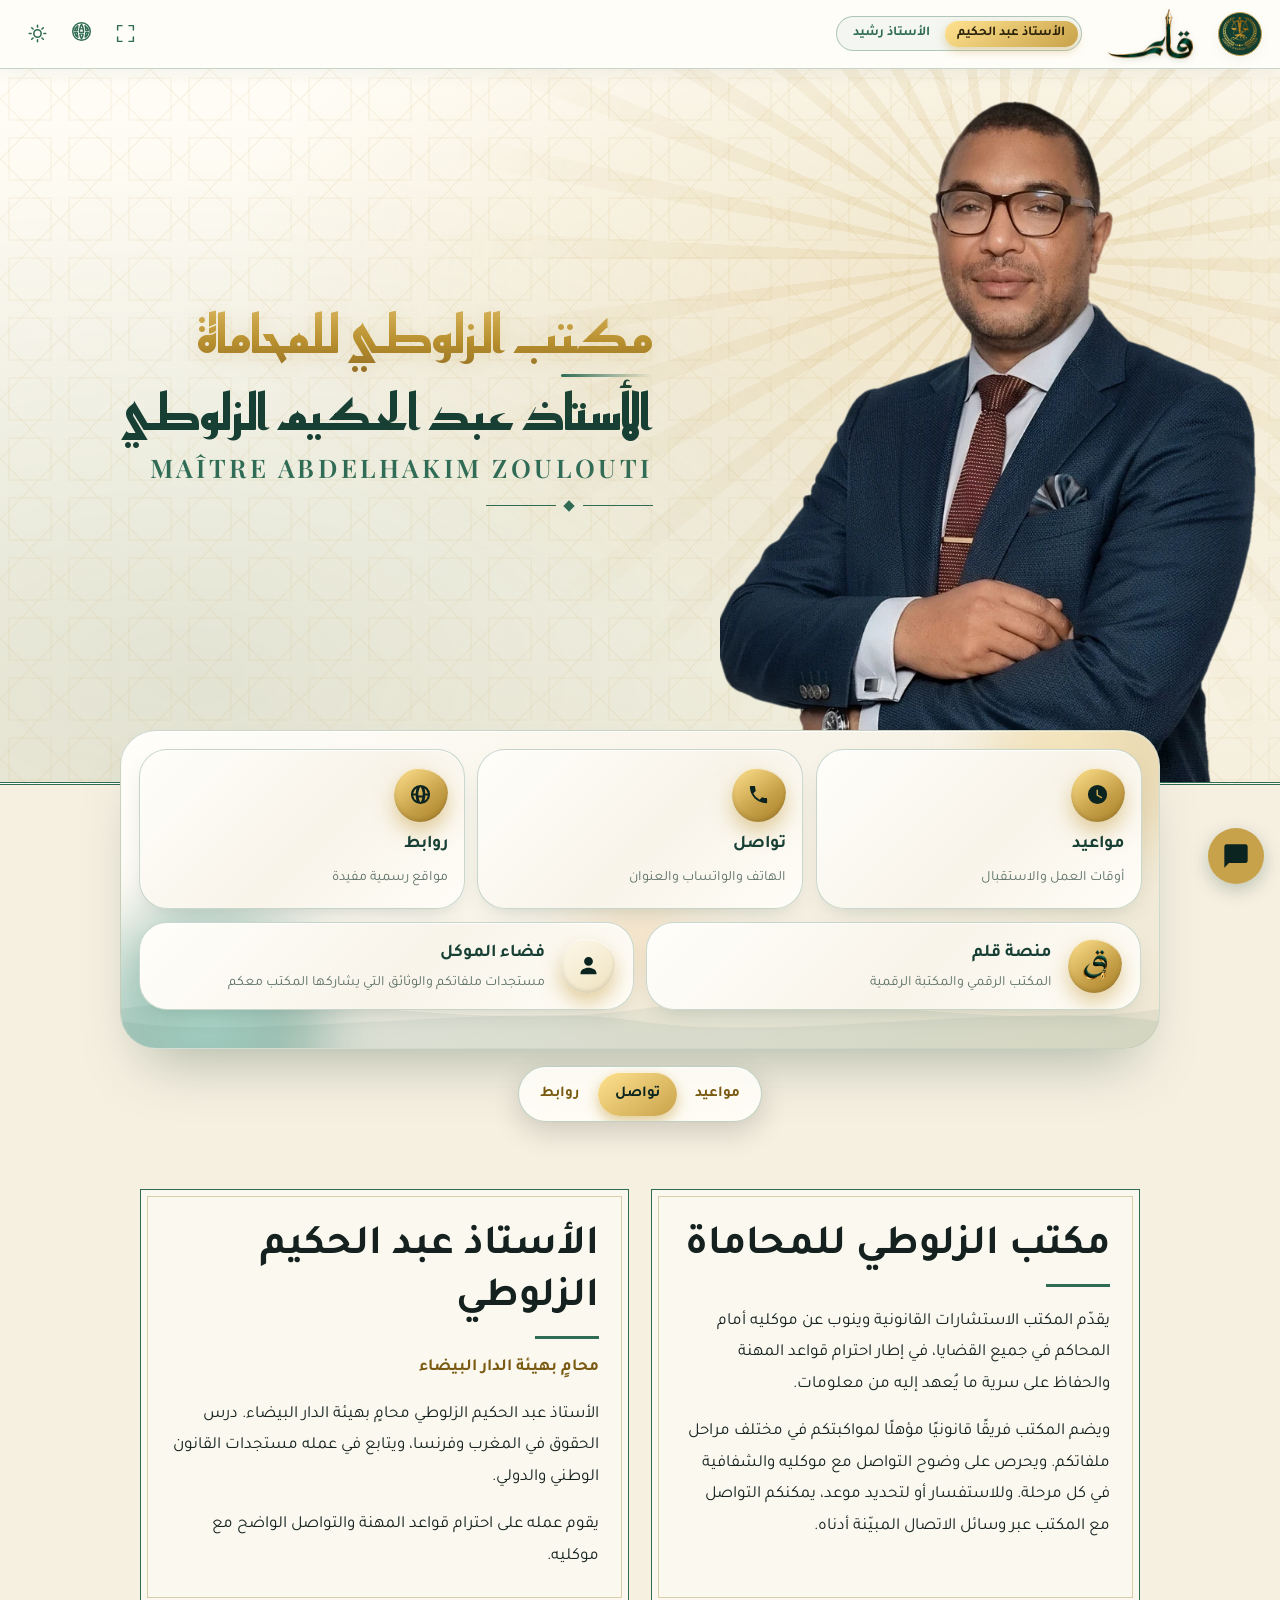
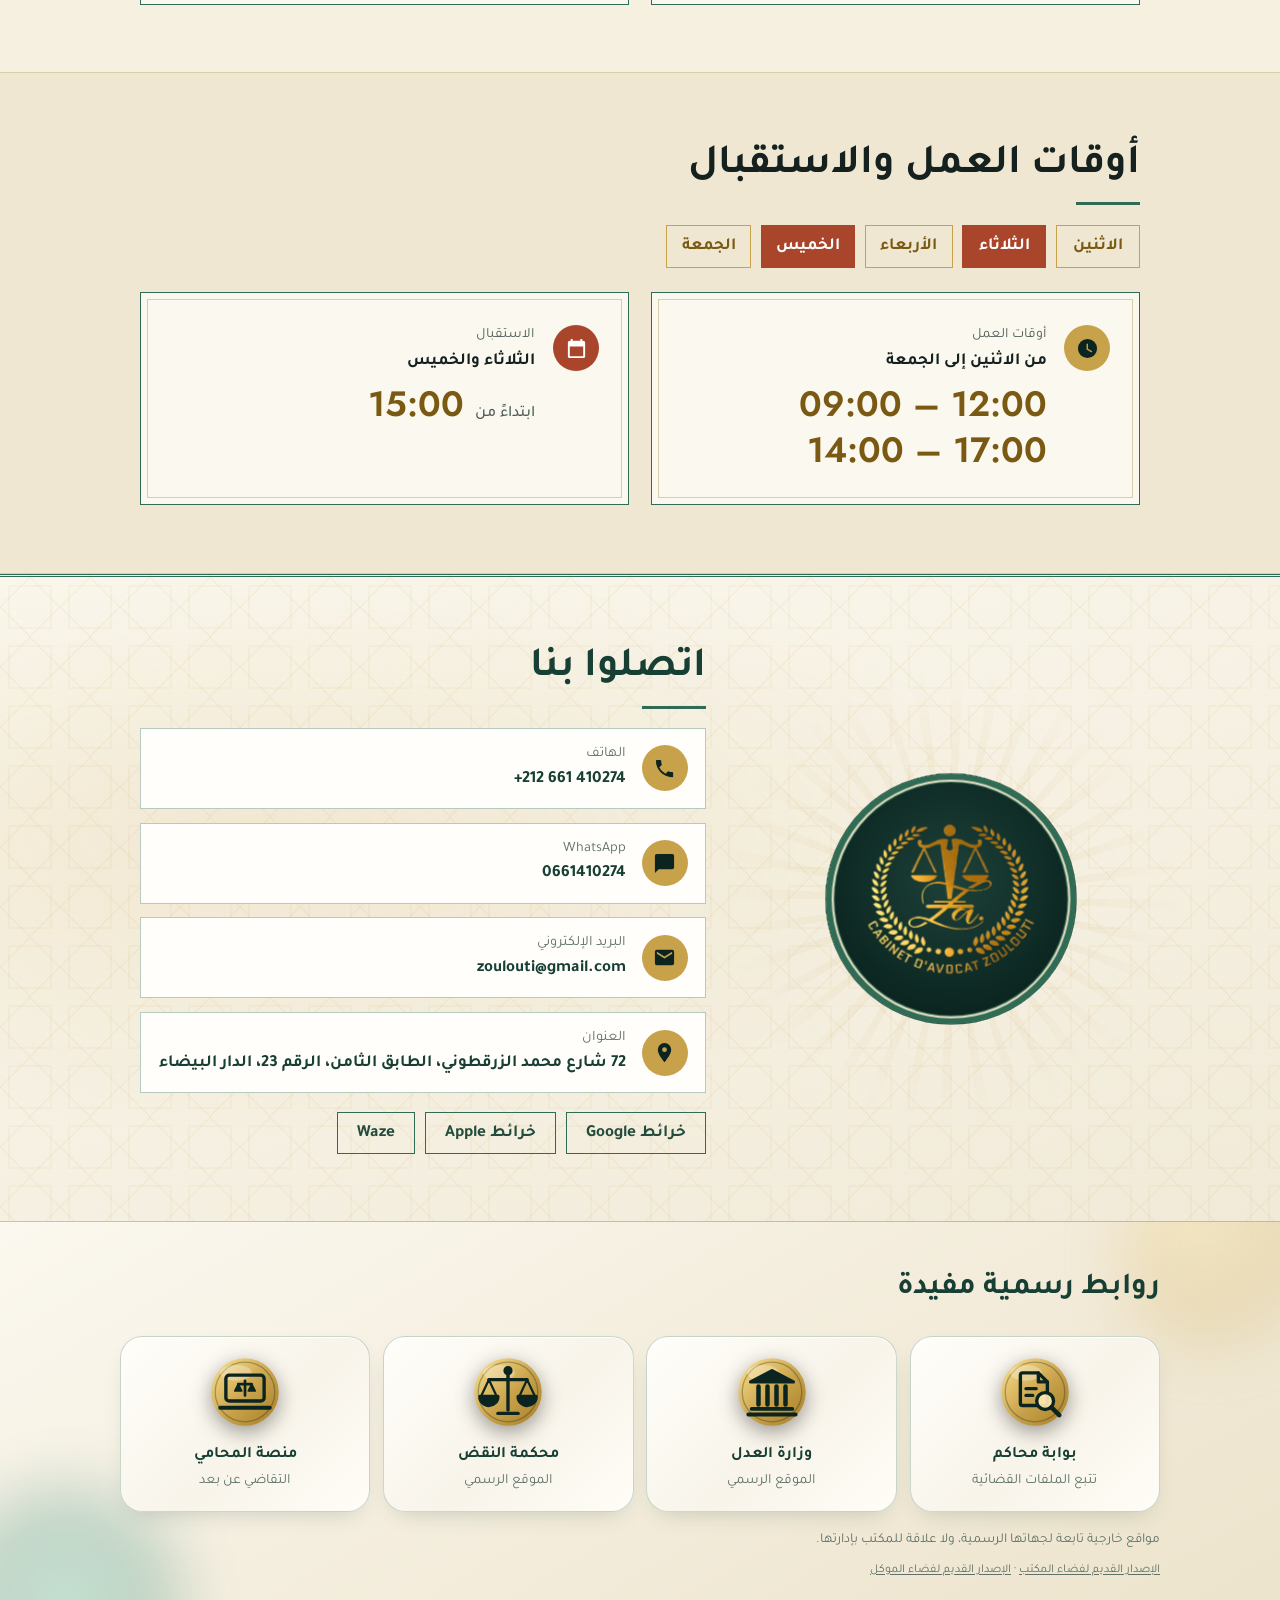
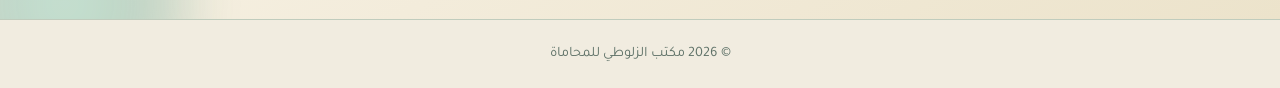
<file: index.html>
<!DOCTYPE html>
<html lang="ar" dir="rtl">
<head>
<meta charset="utf-8">
<meta name="viewport" content="width=device-width, initial-scale=1, viewport-fit=cover">
<title>مكتب الزلوطي للمحاماة | الأستاذ عبد الحكيم الزلوطي، الدار البيضاء</title>
<script>/* the look before the page is drawn: the one chosen here or in the office's space (the same choice), else the device's */
(function(){var d=document.documentElement,m='auto';try{m=localStorage.getItem('zl_theme')||'auto';}catch(e){}var mq=null;try{mq=matchMedia('(prefers-color-scheme: light)');}catch(e){}
  function ap(){var lt=m==='light'||(m==='auto'&&!!(mq&&mq.matches));d.setAttribute('data-theme',lt?'light':'dark');var tc=document.querySelector('meta[name=theme-color]');if(tc)tc.setAttribute('content',lt?'#fffefa':'#0b2420');}
  ap();if(mq){if(mq.addEventListener)mq.addEventListener('change',ap);else if(mq.addListener)mq.addListener(ap);}
  window.ZST={toggle:function(){m=d.getAttribute('data-theme')==='light'?'dark':'light';try{localStorage.setItem('zl_theme',m);}catch(e){}d.classList.add('thx');ap();setTimeout(function(){d.classList.remove('thx');},600);}};})();</script>

<meta name="description" content="مكتب الأستاذ عبد الحكيم الزلوطي، محامٍ بهيئة الدار البيضاء: استشارات قانونية وتمثيل أمام المحاكم. العنوان: 72 شارع محمد الزرقطوني، الطابق الثامن، رقم 23، الدار البيضاء. الهاتف: 0661410274.">
<meta name="theme-color" content="#0b2420">
<link rel="manifest" href="./app.webmanifest">
<meta name="apple-mobile-web-app-capable" content="yes">
<meta name="apple-mobile-web-app-title" content="قلم">
<meta property="og:type" content="website">
<meta property="og:title" content="مكتب الزلوطي للمحاماة | الأستاذ عبد الحكيم الزلوطي، الدار البيضاء">
<meta property="og:description" content="مكتب الأستاذ عبد الحكيم الزلوطي، محامٍ بهيئة الدار البيضاء: استشارات قانونية وتمثيل أمام المحاكم. العنوان: 72 شارع محمد الزرقطوني، الطابق الثامن، رقم 23، الدار البيضاء. الهاتف: 0661410274.">
<meta property="og:url" content="https://zoulouti-cell.github.io/avocat/">
<meta property="og:site_name" content="مكتب الزلوطي للمحاماة">
<meta property="og:locale" content="ar_MA">
<meta property="og:locale:alternate" content="fr_MA">
<meta property="og:locale:alternate" content="en_US">
<meta property="og:image" content="https://zoulouti-cell.github.io/avocat/og.jpg">
<meta property="og:image:width" content="1200">
<meta property="og:image:height" content="630">
<meta property="og:image:alt" content="شعار مكتب الزلوطي للمحاماة وصورة الأستاذ عبد الحكيم الزلوطي">
<meta name="twitter:card" content="summary_large_image">
<meta name="twitter:title" content="مكتب الزلوطي للمحاماة | الأستاذ عبد الحكيم الزلوطي، الدار البيضاء">
<meta name="twitter:description" content="مكتب الأستاذ عبد الحكيم الزلوطي، محامٍ بهيئة الدار البيضاء: استشارات قانونية وتمثيل أمام المحاكم. العنوان: 72 شارع محمد الزرقطوني، الطابق الثامن، رقم 23، الدار البيضاء. الهاتف: 0661410274.">
<meta name="twitter:image" content="https://zoulouti-cell.github.io/avocat/og.jpg">
<meta name="robots" content="index,follow,max-image-preview:large">
<link rel="canonical" href="https://zoulouti-cell.github.io/avocat/">
<script type="application/ld+json">{"@context": "https://schema.org", "@type": "LegalService", "@id": "https://zoulouti-cell.github.io/avocat/#office", "name": "مكتب الزلوطي للمحاماة", "alternateName": ["Cabinet d'avocats Zoulouti", "Zoulouti Law Office", "Maître Abdelhakim Zoulouti"], "url": "https://zoulouti-cell.github.io/avocat/", "image": "https://zoulouti-cell.github.io/avocat/og.jpg", "logo": "https://zoulouti-cell.github.io/avocat/icon-512.png", "description": "مكتب محاماة بالدار البيضاء يقدم استشارات قانونية ويمثل موكليه أمام المحاكم.", "telephone": "+212661410274", "email": "zoulouti@gmail.com", "address": {"@type": "PostalAddress", "streetAddress": "72 شارع محمد الزرقطوني، الطابق الثامن، رقم 23", "addressLocality": "الدار البيضاء", "addressCountry": "MA"}, "hasMap": "https://maps.app.goo.gl/qtuj6r26PXUFX1wm8", "areaServed": {"@type": "City", "name": "الدار البيضاء"}, "knowsLanguage": ["ar", "fr", "en"], "founder": {"@type": "Person", "name": "عبد الحكيم الزلوطي", "alternateName": "Abdelhakim Zoulouti", "jobTitle": "محامٍ بهيئة الدار البيضاء"}, "openingHoursSpecification": [{"@type": "OpeningHoursSpecification", "dayOfWeek": ["Monday", "Tuesday", "Wednesday", "Thursday", "Friday"], "opens": "09:00", "closes": "12:00"}, {"@type": "OpeningHoursSpecification", "dayOfWeek": ["Monday", "Tuesday", "Wednesday", "Thursday", "Friday"], "opens": "14:00", "closes": "17:00"}]}</script>
<link rel="icon" href="favicon.ico" sizes="any">
<link rel="icon" type="image/png" sizes="48x48" href="favicon-48.png">
<link rel="icon" type="image/png" sizes="192x192" href="icon-192.png">
<link rel="apple-touch-icon" href="apple-touch-icon.png">
<link rel="stylesheet" href="https://fonts.googleapis.com/css2?family=Jost:wght@400;500;600;700&family=Playfair+Display:wght@600;700&family=Reem+Kufi:wght@500;700&family=Tajawal:wght@400;500;700&display=swap">
<style id="css">
:root{--bg:#f6f0e1;--paper:#fbf8f0;--band:#efe7d2;--fg:#14211e;--muted:#4f5f59;--line:#d9cdaa;--gt:#7a5a12;--gold:#c8a24a;--green:#0b2420;--terra:#a8452a;--ivory:#f6f0e1;--fh:"Tajawal",system-ui,sans-serif;--fb:"Tajawal",system-ui,sans-serif;
--zel:url("data:image/svg+xml,%3Csvg xmlns='http://www.w3.org/2000/svg' width='60' height='60'%3E%3Cg fill='none' stroke='%23c8a24a' stroke-opacity='.13'%3E%3Crect x='9' y='9' width='42' height='42'/%3E%3Crect x='9' y='9' width='42' height='42' transform='rotate(45 30 30)'/%3E%3C/g%3E%3C/svg%3E")}
@media(prefers-color-scheme:dark){:root:not([data-theme="light"]){--bg:#0c1815;--paper:#122520;--band:#0f201c;--fg:#efe8d6;--muted:#a9b3ac;--line:#27403a;--gt:#d8b25c}}
:root[data-theme="dark"]{--bg:#0c1815;--paper:#122520;--band:#0f201c;--fg:#efe8d6;--muted:#a9b3ac;--line:#27403a;--gt:#d8b25c}
html:not([lang=ar]){--fh:"Playfair Display",Georgia,serif;--fb:"Jost",system-ui,sans-serif}
html{scroll-behavior:smooth;scroll-padding-top:7.5rem}
*{box-sizing:border-box}
body{margin:0;background:var(--bg);color:var(--fg);font:400 1.0625rem/1.85 var(--fb);overflow-x:hidden}
html:not([lang=ar]) body{line-height:1.7}
a{color:inherit}
:focus-visible{outline:3px solid var(--gold);outline-offset:3px}
svg.i{width:20px;height:20px;fill:currentColor;flex:none}
.bar{position:sticky;top:0;z-index:20;background:rgba(11,36,32,.9);-webkit-backdrop-filter:blur(10px);backdrop-filter:blur(10px);border-bottom:1px solid rgba(200,162,74,.4);padding:calc(env(safe-area-inset-top,0px) + .55rem) 1.1rem .55rem;display:flex;align-items:center;gap:.7rem}
.bar img{height:44px;width:auto;display:block}
.sp{flex:1}
.lang{position:relative}
.lbtn{display:flex;align-items:center;gap:.35rem;background:none;border:1px solid var(--gold);color:var(--gold);padding:0 .6rem;min-height:40px;font:600 .85rem "Jost",sans-serif;cursor:pointer}
.lbtn .chev{width:18px;height:18px;transition:rotate .25s}
.lbtn[aria-expanded=true] .chev{rotate:180deg}
.lmenu{position:absolute;inset-block-start:calc(100% + 6px);inset-inline-end:0;margin:0;padding:.3rem;list-style:none;min-width:160px;background:var(--green);border:1px solid var(--gold);box-shadow:0 12px 30px rgba(0,0,0,.4);z-index:30}
.lmenu button{display:flex;width:100%;align-items:center;justify-content:space-between;gap:1rem;background:none;border:0;color:#efe8d6;padding:.6rem .8rem;font:500 1rem "Tajawal","Jost",sans-serif;cursor:pointer;text-align:start}
.lmenu button:hover{background:rgba(200,162,74,.18)}
.lmenu button[aria-current=true]{color:var(--gold);font-weight:700}
.lmenu button[aria-current=true]::after{content:"\2713"}
.btn{position:relative;overflow:hidden;display:inline-flex;align-items:center;justify-content:center;gap:.5rem;padding:.65rem 1.5rem;font-weight:700;text-decoration:none;border:1.5px solid var(--gold);line-height:1.5;transition:background .25s,color .25s}
.btn.p{background:var(--gold);color:var(--green)}
.btn.p::after{content:"";position:absolute;inset:0;background:linear-gradient(110deg,transparent 35%,rgba(255,255,255,.5) 50%,transparent 65%);transform:translateX(-130%);animation:sheen 4.5s ease-in-out 2s infinite}
.btn.s{color:var(--gold)}
.btn.s:hover{background:var(--gold);color:var(--green)}
.call{min-height:40px;padding:.4rem 1rem}
.hero{position:relative;overflow:hidden;background:var(--zel),radial-gradient(ellipse at 75% 30%,rgba(200,162,74,.16),transparent 55%),var(--green);color:var(--ivory);padding:1.4rem 1.25rem 0;border-bottom:3px double var(--gold)}
.hin{max-width:1040px;margin:0 auto;display:grid;gap:2rem;align-items:end}
.a{animation:up .9s cubic-bezier(.2,.7,.2,1) var(--d,0s) both}
.eyebrow{color:var(--gold);font-weight:500;margin:0 0 .5rem}
html:not([lang=ar]) .eyebrow{letter-spacing:.24em;text-transform:uppercase;font-size:.85rem}
.name-ar{font:700 clamp(2.3rem,8.5vw,4.3rem)/1.2 "Reem Kufi",serif;margin:0}
h1{font:600 clamp(1.05rem,3.6vw,1.6rem)/1.3 "Playfair Display",Georgia,serif;letter-spacing:.14em;text-transform:uppercase;margin:.5rem 0 1.1rem;color:#e9dfc2}
.orn{display:flex;align-items:center;gap:.6rem;color:var(--gold)}
.orn i{height:1px;width:70px;background:currentColor}
.orn b{width:8px;height:8px;background:currentColor;transform:rotate(45deg)}
.badge{display:inline-flex;gap:.55rem;align-items:center;border:1px solid rgba(200,162,74,.6);padding:.4rem .9rem;margin:1.2rem 0 1.4rem;color:#f0e6c8;font-size:.98rem;line-height:1.5}
.badge svg{fill:var(--gold)}
.welcome{font:600 clamp(1.3rem,3.8vw,1.8rem)/1.5 var(--fh);color:var(--ivory);margin:1.1rem 0 0}
.cta{display:flex;flex-wrap:wrap;gap:.75rem}
.fig{position:relative;margin:0 -1.25rem 0 auto;width:min(calc(100% + 1.25rem),560px);transform-origin:50% 100%;animation:pop 1.3s cubic-bezier(.2,.7,.2,1) .2s both}
.fig .rays{top:30%}
.cut{position:relative;display:block;width:100%;height:auto}
.txt{align-self:start}
.rays{position:absolute;left:50%;top:50%;width:var(--rw,230%);aspect-ratio:1;translate:-50% -50%;background:repeating-conic-gradient(rgba(200,162,74,.22) 0 3deg,transparent 3deg 10deg);-webkit-mask-image:radial-gradient(circle,#000 0,transparent 62%);mask-image:radial-gradient(circle,#000 0,transparent 62%);animation:spin 150s linear infinite;pointer-events:none}
.qa{max-width:760px;margin:-3.6rem auto 0;padding:0 1.25rem;display:grid;grid-template-columns:repeat(3,1fr);gap:.7rem;position:relative;z-index:2}
.qa a{background:var(--paper);border:1px solid var(--gold);outline:1px solid var(--line);outline-offset:-6px;padding:1.1rem .4rem;text-align:center;text-decoration:none;font-weight:700;display:grid;justify-items:center;gap:.45rem;box-shadow:0 14px 30px rgba(0,0,0,.2);transition:translate .3s}
.qa a:hover{translate:0 -4px}
.dock{position:relative;isolation:isolate;overflow:hidden;max-width:1040px;margin:-3.4rem auto 0;padding:1.1rem 1.1rem 2.4rem;border-radius:36px;background:linear-gradient(150deg,#12463d 0%,#0b2420 52%,#0f3a33 100%);box-shadow:0 34px 60px -24px rgba(0,0,0,.6),inset 0 1px 0 rgba(255,255,255,.16);z-index:2}
.orb{position:absolute;z-index:-1;border-radius:50%;filter:blur(30px);will-change:transform;translate:0 calc(var(--sy,0px)*-1)}
.o1{width:220px;height:220px;top:-70px;inset-inline-start:-50px;background:radial-gradient(circle at 35% 35%,#ffe08a,#c8a24a 55%,transparent 72%);opacity:.8;animation:d1 15s ease-in-out infinite alternate}
.o2{width:250px;height:250px;bottom:-100px;inset-inline-end:-40px;background:radial-gradient(circle,#3cc7b1,#0f6b5d 58%,transparent 74%);opacity:.75;animation:d2 18s ease-in-out infinite alternate}
.o3{width:170px;height:170px;top:38%;inset-inline-start:42%;background:radial-gradient(circle,#f0b970,transparent 68%);opacity:.5;animation:d3 12s ease-in-out infinite alternate}
@keyframes d1{to{transform:translate(120px,90px) scale(1.2)}}
@keyframes d2{to{transform:translate(-110px,-70px) scale(1.15)}}
@keyframes d3{to{transform:translate(-90px,60px) scale(.8)}}
.wv{position:absolute;z-index:-1;left:0;bottom:0;width:200%;height:78px;direction:ltr;animation:wave 16s linear infinite}
.wv path{fill:rgba(255,255,255,.07)}
.w2{height:64px;animation-duration:10s;animation-direction:reverse}
.w2 path{fill:rgba(200,162,74,.16)}
@keyframes wave{to{transform:translateX(-50%)}}
.portals{display:grid;grid-template-columns:repeat(2,1fr);gap:.8rem;margin:0;padding:0}
.portals a.pt{display:block;color:#f6f1e2;text-decoration:none;-webkit-tap-highlight-color:transparent;outline:none}
.pti{position:relative;display:grid;gap:.4rem;justify-items:start;align-content:start;height:100%;padding:1.1rem 1rem 1.2rem;border-radius:28px;overflow:hidden;background:linear-gradient(135deg,rgba(255,255,255,.24),rgba(255,255,255,.05) 55%,rgba(255,255,255,.13));border:1px solid rgba(255,255,255,.3);-webkit-backdrop-filter:blur(22px) saturate(1.7);backdrop-filter:blur(22px) saturate(1.7);box-shadow:0 12px 30px rgba(0,0,0,.28),inset 0 1px 0 rgba(255,255,255,.5),inset 0 -1px 0 rgba(255,255,255,.08);transform:perspective(800px) rotateX(var(--rx,0deg)) rotateY(var(--ry,0deg)) scale(var(--sc,1));transition:transform .55s cubic-bezier(.34,1.56,.64,1),box-shadow .4s}
.pti::before{content:"";position:absolute;inset:0;background:radial-gradient(240px circle at var(--mx,50%) var(--my,0%),rgba(255,255,255,.38),transparent 62%);opacity:0;transition:opacity .35s;pointer-events:none}
.pti::after{content:"";position:absolute;inset:0;background:linear-gradient(115deg,transparent 42%,rgba(255,255,255,.22) 50%,transparent 58%);transform:translateX(-130%);animation:glint 7s ease-in-out infinite;pointer-events:none}
.pt:nth-child(2) .pti::after{animation-delay:1.2s}.pt:nth-child(3) .pti::after{animation-delay:2.4s}.pt:nth-child(4) .pti::after{animation-delay:3.6s}
@keyframes glint{0%,70%{transform:translateX(-130%)}100%{transform:translateX(130%)}}
.pt:hover .pti::before,.pt:focus-visible .pti::before{opacity:1}
.pt:hover .pti,.pt:focus-visible .pti{--sc:1.035;box-shadow:0 22px 42px rgba(0,0,0,.38),inset 0 1px 0 rgba(255,255,255,.6),inset 0 -1px 0 rgba(255,255,255,.1)}
.pt:active .pti{--sc:.965}
.pti .ic{width:54px;height:54px;border-radius:44% 56% 52% 48%/50% 44% 56% 50%;background:linear-gradient(145deg,#ffe28f,#c8a24a 58%,#a67e26);color:#0b2420;box-shadow:0 10px 20px rgba(200,162,74,.5),inset 0 1px 0 rgba(255,255,255,.75),inset 0 -2px 4px rgba(0,0,0,.12);animation:morph 9s ease-in-out infinite,bob 5s ease-in-out infinite}
.pt:nth-child(2) .ic{animation-delay:-2s,.6s}.pt:nth-child(3) .ic{animation-delay:-4s,1.2s}.pt:nth-child(4) .ic{animation-delay:-6s,1.8s}
@keyframes morph{50%{border-radius:58% 42% 46% 54%/46% 58% 42% 54%}}
@keyframes bob{0%,100%{translate:0 0}50%{translate:0 -5px}}
.pti b{font-size:1.12rem;color:#fff;text-shadow:0 1px 8px rgba(0,0,0,.25)}
.pti small{color:rgba(246,241,226,.8);line-height:1.5;font-weight:400}
.pgh{grid-column:1/-1;margin:.5rem .2rem 0;color:#e6c873;font-weight:700;display:flex;align-items:center;gap:.7rem}.pgh::after{content:"";flex:1;height:1px;background:linear-gradient(90deg,rgba(230,200,115,.7),transparent)}
.pt.tool .pti{padding:.8rem .9rem;gap:.25rem}.pt.tool .ic{width:42px;height:42px}.pt.tool b{font-size:1rem}.pt.tool small{font-size:.82rem}
.seg{overflow-x:auto;scrollbar-width:none}.seg::-webkit-scrollbar{display:none}.seg button{white-space:nowrap;flex:none}
.pt.tool.last{grid-column:1/-1}
.pt.wide{grid-column:1/-1}@media(min-width:860px){.pt.wide{grid-column:span 2}}.pt.wide .pti{display:flex;align-items:center;gap:1rem;padding:.9rem 1.1rem}.pt.wide .tx{display:grid;gap:.15rem}
.rip{position:absolute;width:18px;height:18px;margin:-9px 0 0 -9px;border-radius:50%;background:rgba(255,255,255,.5);pointer-events:none;animation:rip .8s ease-out forwards}
@keyframes rip{to{transform:scale(16);opacity:0}}
.js .portals .pt.rv{opacity:0;transform:translateY(30px) scale(.9);filter:blur(10px);transition:opacity .9s ease,transform 1s cubic-bezier(.34,1.45,.64,1),filter .9s ease}
.js .portals .pt.rv.in{opacity:1;transform:none;filter:none}
.chips{position:sticky;top:calc(env(safe-area-inset-top,0px) + 66px);z-index:19;display:flex;gap:.1rem;width:max-content;max-width:calc(100% - 1.4rem);margin:1.1rem auto 0;padding:.3rem;border-radius:999px;overflow-x:auto;scrollbar-width:none;background:rgba(251,248,240,.66);border:1px solid rgba(200,162,74,.5);-webkit-backdrop-filter:blur(20px) saturate(1.6);backdrop-filter:blur(20px) saturate(1.6);box-shadow:0 10px 28px rgba(0,0,0,.16),inset 0 1px 0 rgba(255,255,255,.6)}
.chips::-webkit-scrollbar{display:none}
.chips a{position:relative;z-index:1;flex:none;text-decoration:none;font-weight:700;font-size:.95rem;padding:.5rem 1.05rem;border-radius:999px;color:var(--gt);transition:color .35s}
.chips a[aria-current=true]{color:#0b2420}
.chips .ind{position:absolute;z-index:0;top:.3rem;bottom:.3rem;left:0;width:0;border-radius:999px;background:linear-gradient(145deg,#ffe28f,#c8a24a);box-shadow:0 6px 14px rgba(200,162,74,.55),inset 0 1px 0 rgba(255,255,255,.7);transition:left .55s cubic-bezier(.34,1.35,.64,1),width .55s cubic-bezier(.34,1.35,.64,1)}
@media(prefers-color-scheme:dark){:root:not([data-theme="light"]) .chips{background:rgba(18,37,32,.62)}}
:root[data-theme="dark"] .chips{background:rgba(18,37,32,.62)}
@media(prefers-reduced-motion:reduce){.js .portals .pt.rv{opacity:1;transform:none;filter:none}}
@media(min-width:860px){.portals{grid-template-columns:repeat(4,1fr)}}
.ic{flex:none;width:46px;height:46px;border-radius:50%;background:var(--gold);color:var(--green);display:grid;place-items:center}
.ic svg{width:23px;height:23px;fill:currentColor}
.sec{max-width:1040px;margin:0 auto;padding:4.2rem 1.25rem}
.alt{background:var(--band);border-block:1px solid var(--line)}
h2{font:700 clamp(1.8rem,5vw,2.6rem)/1.25 var(--fh);margin:0 0 1.2rem;position:relative;padding-bottom:.8rem}
h2::after{content:"";position:absolute;inset-inline-start:0;bottom:0;width:64px;height:3px;background:var(--gold);transform-origin:100% 50%}
html[dir=ltr] h2::after{transform-origin:0 50%}
.js h2::after{transform:scaleX(0);transition:transform .9s cubic-bezier(.2,.7,.2,1) .35s}
.js .in>h2::after,.js h2.in::after{transform:none}
.cards,.hgrid{display:grid;gap:1.4rem}
.card{background:var(--paper);border:1px solid var(--gold);outline:1px solid var(--line);outline-offset:-8px;padding:2rem 1.8rem}
.card p{margin:0 0 1rem;max-width:56ch}
.card p:last-child{margin:0}
.sub{color:var(--gt);font-weight:700;margin:-.4rem 0 1rem!important}
.week{display:flex;flex-wrap:wrap;gap:.6rem;margin:0 0 1.5rem}
.week span{min-width:84px;text-align:center;padding:.5rem .9rem;border:1.5px solid var(--gold);font-weight:700;color:var(--gt);line-height:1.5}
.week .rc{background:var(--terra);border-color:var(--terra);color:#fff}
.hc{display:flex;gap:1.1rem;align-items:flex-start}
.hc.r .ic{background:var(--terra);color:#fff}
.hc small{display:block;color:var(--muted);line-height:1.5}
.hc b{display:block;font-weight:700;margin-bottom:.2rem}
.big{display:block;font:600 clamp(1.7rem,5vw,2.2rem)/1.3 "Jost",sans-serif;color:var(--gt)}
.big .pre{font:500 1rem var(--fb);color:var(--muted)}
[hidden]{display:none!important}
.btn.o{border-color:var(--gt);color:var(--gt)}
.btn.o:hover{background:var(--gt);color:var(--paper)}
.lead{margin:0 0 1.2rem!important;color:var(--muted)}
.trf{display:grid;gap:.9rem;grid-template-columns:repeat(auto-fit,minmax(min(100%,200px),1fr));align-items:end;margin-bottom:1rem}
.trf label{display:grid;gap:.3rem;font-weight:700;font-size:.95rem}
.trf input,.trf select{font:inherit;padding:.6rem .8rem;border:1px solid var(--gold);background:var(--bg);color:var(--fg);border-radius:0;min-height:46px;width:100%}
.msg{margin:.8rem 0 0!important;color:var(--terra);font-weight:700}
.msg.ok{color:var(--gt)}
.note{font-size:.9rem;color:var(--muted);margin:1rem 0 0!important}
.steps{display:grid;grid-template-columns:repeat(6,1fr);counter-reset:s;margin:1.6rem 0 .6rem}
.step{position:relative;counter-increment:s;text-align:center;padding:2.9rem .3rem 0;font-weight:700;font-size:.95rem;line-height:1.4;color:var(--muted)}
.step::before{content:counter(s);position:absolute;top:0;left:50%;translate:-50% 0;width:2.2rem;height:2.2rem;display:grid;place-items:center;border:1.5px solid var(--gold);background:var(--paper);color:var(--gt);font-family:"Jost",sans-serif;z-index:1;transition:background .5s,color .5s,box-shadow .5s}
.step::after{content:"";position:absolute;top:1.1rem;inset-inline-start:-50%;inset-inline-end:50%;height:2px;background:var(--line)}
.step:first-child::after{display:none}
.step.on{color:var(--fg)}
.step.on::before{background:var(--gold);color:var(--green)}
.step.on::after{background:var(--gold)}
.step.cur::before{box-shadow:0 0 0 6px rgba(200,162,74,.28)}
.upd{margin:.6rem 0 0!important;color:var(--muted)}
.adm{margin-top:1.8rem;padding-top:1.4rem;border-top:1px dashed var(--gold)}
.adm h3{margin:0 0 1rem;font:700 1.2rem var(--fh)}
.adm .row2{display:flex;gap:.6rem;flex-wrap:wrap}
.fl{display:grid;gap:.8rem;margin-top:1.2rem}
.fc{display:grid;gap:.55rem;padding:1rem 1.1rem;border:1px solid var(--line);background:var(--bg)}
.fc h4{margin:0;font:700 1.1rem var(--fh)}
.meta{color:var(--muted);font-size:.95rem;margin:0}
.chip{display:inline-block;padding:.05rem .7rem;border:1.5px solid var(--gold);font-weight:700;font-size:.85rem;color:var(--gt)}
.chip.s2{background:var(--terra);border-color:var(--terra);color:#fff}
.chip.s3{background:var(--gt);border-color:var(--gt);color:var(--paper)}
.btn.sm{padding:.3rem .9rem;font-size:.9rem;min-height:38px}
.fc select{font:inherit;padding:.3rem .5rem;border:1px solid var(--gold);background:var(--bg);color:var(--fg);min-height:38px}
.fc details{border-top:1px dashed var(--line);padding-top:.6rem}
.fc summary{cursor:pointer;font-weight:700;color:var(--gt)}
.al{display:grid;gap:.4rem;margin:.7rem 0;padding:0;list-style:none}
.al li{display:flex;flex-wrap:wrap;gap:.3rem .9rem;align-items:center;padding:.5rem .7rem;border:1px solid var(--line);background:var(--paper)}
.al .dt{font-family:"Jost",sans-serif;font-weight:600;color:var(--gt);direction:ltr;unicode-bidi:isolate}
.al .x{margin-inline-start:auto}
.pbox{border:1px solid var(--gold);background:var(--paper);padding:.8rem 1rem;margin-top:.3rem}
.pbox h5{margin:0 0 .5rem;font:700 1rem var(--fh);color:var(--gt)}
.pbox .al{margin:.3rem 0 .6rem}
.addf{margin-top:1.5rem;border-top:1px dashed var(--gold);padding-top:.9rem}
.addf>summary{cursor:pointer;font:700 1.1rem var(--fh);color:var(--gt);margin-bottom:.9rem}
.fin{position:relative;overflow:hidden;background:var(--zel),var(--green);color:var(--ivory);border-top:3px double var(--gold)}
.fin .sec{display:grid;gap:3.5rem;align-items:center}
.fin h2{color:var(--ivory)}
.emb{position:relative;justify-self:center;width:min(82%,350px);aspect-ratio:1;display:grid;place-items:center;--rw:170%}
.stage{position:relative;width:80%;aspect-ratio:1;perspective:900px;animation:vis 16s linear infinite}
.coin{position:absolute;inset:0;transform-style:preserve-3d;animation:turn 16s linear infinite}
.js .emb:not(.in) .coin,.js .emb:not(.in) .stage{animation-play-state:paused}
.edge,.face{position:absolute;inset:0;border-radius:50%}
.face{backface-visibility:hidden;-webkit-backface-visibility:hidden;overflow:hidden;display:grid;place-items:center;background:radial-gradient(circle at 50% 42%,#1d4239,#0b2420 72%)}
.face::after{content:"";position:absolute;inset:0;border-radius:50%;box-shadow:inset 0 0 0 6px #c8a24a,inset 0 0 0 8px #0b2420,inset 0 0 0 9px #c8a24a}
.front{transform:translateZ(10px)}
.back{transform:rotateY(180deg) translateZ(10px)}
.front img{width:66%;height:auto;display:block}
.back img{width:100%;height:100%;object-fit:cover;object-position:50% 14%;display:block}
.dust{position:absolute;aspect-ratio:1;border-radius:50%;background:#ffd76a;box-shadow:0 0 6px #ffc62f;opacity:0;pointer-events:none;animation:dust 4.5s ease-out infinite}
.rows{display:grid;gap:.85rem}
.row{display:flex;gap:1rem;align-items:center;padding:.95rem 1.1rem;background:rgba(255,255,255,.05);border:1px solid rgba(200,162,74,.4);text-decoration:none;transition:border-color .25s,box-shadow .25s}
.row:hover{border-color:var(--gold);box-shadow:0 8px 24px rgba(0,0,0,.3)}
.row small{display:block;color:#b4c2ba;font-size:.9rem;line-height:1.5}
.row b{display:block;font-weight:700;line-height:1.6;overflow-wrap:anywhere}
.maps{display:flex;flex-wrap:wrap;gap:.6rem;margin-top:1.2rem}
.maps .btn{padding:.45rem 1.2rem}
footer{background:var(--green);color:#9fb0a7;text-align:center;font-size:.9rem;padding:1.3rem 1.25rem calc(1.3rem + env(safe-area-inset-bottom,0px));border-top:1px solid rgba(200,162,74,.3)}
.fab{position:fixed;inset-block-end:calc(1rem + env(safe-area-inset-bottom,0px));inset-inline-start:1rem;z-index:15;width:56px;height:56px;border-radius:50%;background:var(--gold);color:var(--green);display:grid;place-items:center;box-shadow:0 6px 18px rgba(0,0,0,.35);animation:ring 2.8s ease-out 3s infinite}
.fab svg{width:28px;height:28px;fill:currentColor}
.js .rv{opacity:0;transform:translateY(26px);transition:opacity .8s ease,transform .8s cubic-bezier(.2,.7,.2,1)}
.js .rv.in{opacity:1;transform:none}
@keyframes up{from{opacity:0;transform:translateY(24px)}}
@keyframes pop{from{opacity:0;transform:scale(.93)}}
@keyframes sheen{0%,55%{transform:translateX(-130%)}100%{transform:translateX(130%)}}
@keyframes ring{0%{box-shadow:0 0 0 0 rgba(200,162,74,.6)}70%,100%{box-shadow:0 0 0 18px rgba(200,162,74,0)}}
@keyframes spin{to{transform:rotate(360deg)}}
@keyframes turn{0%{transform:rotateY(-540deg);animation-timing-function:cubic-bezier(.12,.65,.2,1)}22%{transform:rotateY(0);animation-timing-function:ease-in-out}34%{transform:rotateY(9deg);animation-timing-function:ease-in-out}46%{transform:rotateY(-6deg);animation-timing-function:ease-in-out}56%{transform:rotateY(0);animation-timing-function:cubic-bezier(.5,0,.2,1)}72%{transform:rotateY(180deg);animation-timing-function:ease-in-out}84%{transform:rotateY(170deg);animation-timing-function:ease-in-out}94%{transform:rotateY(180deg)}100%{transform:rotateY(180deg)}}
@keyframes vis{0%{opacity:0}3%{opacity:1}98%{opacity:1}100%{opacity:0}}
@keyframes dust{0%{opacity:0;transform:translate(0,0) scale(.5)}20%{opacity:.9}100%{opacity:0;transform:translate(var(--x),var(--y)) scale(1)}}
@media(max-width:479px){.call span{display:none}.call{padding:.4rem .7rem}}
@media(min-width:860px){.hero{min-height:calc(min(46vw,560px)*1.25 + 1rem);display:flex;align-items:center;padding-top:2rem}.hin{width:100%}.txt{max-width:54%;margin:0 auto 0 0;padding-bottom:4.2rem}.fig{position:absolute;right:0;bottom:0;margin:0;width:min(46vw,560px)}.cards,.hgrid{grid-template-columns:1fr 1fr}.fin .sec{grid-template-columns:.8fr 1.2fr}}
@media(prefers-reduced-motion:reduce){*,::before,::after{animation:none!important;transition:none!important}html{scroll-behavior:auto}.js .rv{opacity:1;transform:none}.js h2::after{transform:none}}

.inh{--ia:var(--gold,#c8a24a)}
.inh details{border:1px solid rgba(150,140,110,.38);border-radius:20px;margin:.7rem 0;padding:.15rem 1rem;background:rgba(150,150,130,.07);transition:background .3s}
.inh details[open]{background:rgba(150,150,130,.11)}
.inh summary{cursor:pointer;font-weight:700;padding:.75rem 0;list-style:none;display:flex;justify-content:space-between;align-items:center;color:var(--gt,#7a5a12)}
.inh summary::-webkit-details-marker{display:none}
.inh summary::after{content:"+";font:700 1.4rem/1 sans-serif;color:var(--ia);transition:transform .3s}
.inh details[open] summary::after{content:"−"}
.inh .rw{display:flex;align-items:center;justify-content:space-between;gap:.6rem;padding:.4rem 0;border-top:1px dashed rgba(150,140,110,.3)}
.inh .st{display:flex;align-items:center;gap:.5rem;direction:ltr}
.inh .st button{width:40px;height:40px;border-radius:50%;border:1.5px solid var(--ia);background:transparent;color:inherit;font:700 1.3rem/1 sans-serif;cursor:pointer;transition:transform .25s cubic-bezier(.34,1.56,.64,1),background .25s}
.inh .st button:active{transform:scale(.88);background:var(--ia);color:#0b2420}
.inh .st output{min-width:2.2ch;text-align:center;font:700 1.15rem sans-serif}
.inh label{display:grid;gap:.25rem;font-weight:700;font-size:.93rem;margin:.5rem 0}
.inh input{width:100%;min-height:46px;padding:.5rem .8rem;border-radius:14px;border:1px solid rgba(150,140,110,.55);background:rgba(255,255,255,.08);color:inherit;font:inherit}
.inh-bar{display:flex;gap:.6rem;flex-wrap:wrap;margin:.8rem 0}
.inh-go{border:0;border-radius:999px;padding:.65rem 1.4rem;font-weight:700;cursor:pointer;color:#0b2420;background:linear-gradient(145deg,#ffe28f,#c8a24a 60%,#a67e26);box-shadow:0 6px 16px rgba(200,162,74,.4)}
.inh-ghost{border:1.5px solid var(--ia);border-radius:999px;padding:.6rem 1.2rem;font-weight:700;cursor:pointer;background:transparent;color:inherit}
.inh-out{display:grid;gap:.5rem;margin-top:.6rem}
.inh-out table{width:100%;border-collapse:collapse;font-size:.95rem}
.inh-out th,.inh-out td{padding:.45rem .4rem;border-bottom:1px solid rgba(150,140,110,.3);text-align:start;vertical-align:top}
.inh-out th{color:var(--gt,#7a5a12);font-size:.85rem}
.inh-sum{font-weight:700;margin:0}.inh-note{margin:0;font-size:.92rem;opacity:.9}.inh-h{margin:.6rem 0 0;font-weight:700;color:var(--gt,#7a5a12)}
.inh-badge{display:inline-block;justify-self:start;padding:.1rem .9rem;border-radius:999px;border:1.5px solid var(--ia);font-weight:700}
.inh-warn{margin:.4rem 0 0;font-size:.88rem;color:var(--terra,#a8452a);font-weight:700}


.dl-info{background:rgba(150,150,130,.1);border:1px solid rgba(150,140,110,.35);border-radius:16px;padding:.6rem .9rem;margin:.6rem 0;font-size:.95rem;white-space:pre-line}
.dl-two{display:grid;gap:.7rem;grid-template-columns:repeat(auto-fit,minmax(min(100%,170px),1fr));margin:.5rem 0}
.dl-chk{display:flex!important;gap:.6rem;align-items:center;font-weight:500!important;margin:.7rem 0}
.dl-row{display:flex;justify-content:space-between;align-items:center;gap:.8rem;flex-wrap:wrap;padding:.6rem .9rem;border:1px solid rgba(150,140,110,.4);border-radius:16px;background:rgba(150,150,130,.08)}
.dl-row.main{border:2px solid var(--gold,#c8a24a)}.dl-row b{font-size:1.05rem}
.dl-ul{list-style:none;margin:.5rem 0;padding:0;display:grid;gap:.4rem}.dl-ul li{display:flex;justify-content:space-between;align-items:center;gap:.5rem;border:1px solid rgba(150,140,110,.3);border-radius:14px;padding:.3rem .8rem}
.inh select{width:100%;min-height:46px;padding:.5rem .8rem;border-radius:14px;border:1px solid rgba(150,140,110,.55);background:rgba(255,255,255,.08);color:inherit;font:inherit}
.inh select option,.inh select optgroup{color:#14211e;background:#fff}
.seg{display:flex;gap:.3rem;padding:.3rem;border-radius:999px;margin:.2rem 0 1rem;width:max-content;max-width:100%;background:rgba(150,150,130,.12);border:1px solid rgba(200,162,74,.5)}
.seg button{border:0;border-radius:999px;padding:.5rem 1.2rem;font:700 .98rem inherit;font-family:inherit;color:var(--gt,#7a5a12);background:transparent;cursor:pointer;transition:background .3s,color .3s,transform .3s cubic-bezier(.34,1.56,.64,1)}
.seg button[aria-selected=true]{background:linear-gradient(145deg,#ffe28f,#c8a24a);color:#0b2420;box-shadow:0 6px 14px rgba(200,162,74,.45)}
.seg button:active{transform:scale(.94)}

@media(min-width:860px){.portals{grid-template-columns:repeat(20,1fr)}.portals .pt{grid-column:span 5}.portals .pt.tool,.portals .pt.tool.last{grid-column:span 4}.portals .pt.wide{grid-column:6/span 10}.pgh{grid-column:1/-1}}

.xl{position:relative;isolation:isolate;overflow:hidden;background:linear-gradient(150deg,#12463d 0%,#0b2420 55%,#0f3a33 100%);padding:3rem 1.25rem 2.4rem;border-top:1px solid rgba(200,162,74,.4)}
.xl .orb{opacity:.45}.xl .o1{top:-80px;inset-inline-start:-60px}.xl .o2{bottom:-110px;inset-inline-end:-60px}
.xin{max-width:1040px;margin:0 auto}
.xl h2{color:#fff;font-size:clamp(1.4rem,4vw,1.9rem);margin:0 0 1.1rem;padding-bottom:.6rem}
.xg{display:grid;grid-template-columns:repeat(2,1fr);gap:.8rem}
.xb{display:flex;align-items:center;gap:.8rem;padding:.8rem .9rem;border-radius:22px;text-decoration:none;color:#f6f1e2;background:linear-gradient(135deg,rgba(255,255,255,.2),rgba(255,255,255,.05) 55%,rgba(255,255,255,.12));border:1px solid rgba(255,255,255,.28);-webkit-backdrop-filter:blur(20px) saturate(1.6);backdrop-filter:blur(20px) saturate(1.6);box-shadow:0 12px 28px rgba(0,0,0,.28),inset 0 1px 0 rgba(255,255,255,.45);transition:transform .45s cubic-bezier(.34,1.56,.64,1),box-shadow .35s}
.xb:hover,.xb:focus-visible{transform:translateY(-4px) scale(1.02);box-shadow:0 20px 38px rgba(0,0,0,.38),inset 0 1px 0 rgba(255,255,255,.6)}
.xb:active{transform:scale(.97)}
.xi{flex:none;width:58px;height:58px}
.xi .em{display:block;width:100%;height:100%;filter:drop-shadow(0 6px 10px rgba(0,0,0,.38));transition:transform .55s cubic-bezier(.34,1.56,.64,1)}
.xb:hover .em,.xb:focus-visible .em{transform:rotate(-7deg) scale(1.08)}
.xt{display:grid;gap:.1rem;min-width:0}.xt b{font-size:1rem;color:#fff}.xt small{color:rgba(246,241,226,.78);line-height:1.4;font-weight:400}
.xn{margin:1rem 0 0;color:rgba(246,241,226,.7);font-size:.85rem}
.xl .legacy-link{margin-top:.35rem;font-size:.75rem}.xl .legacy-link a{color:inherit;font:inherit;text-decoration:underline;text-underline-offset:.2em}
.pti .ic img{object-fit:contain}
@media(min-width:860px){.xg{grid-template-columns:repeat(4,1fr)}.xb{flex-direction:column;text-align:center;padding:1.2rem .9rem}.xi{width:72px;height:72px}}
@media(prefers-reduced-motion:reduce){.xb,.xi .em{transition:none}}
html:not(.staff) .tools-only{display:none!important}

.firm{margin:0 0 .4rem;font:700 clamp(1.9rem,7.2vw,3.3rem)/1.15 "Reem Kufi",Georgia,serif;letter-spacing:.2px;background:linear-gradient(180deg,#fff6cf 0%,#ecd27f 42%,#c8a24a 100%);-webkit-background-clip:text;background-clip:text;color:transparent;-webkit-text-fill-color:transparent;filter:drop-shadow(0 4px 16px rgba(200,162,74,.4))}
.firm::after{content:"";display:block;width:92px;height:3px;margin:.5rem 0 .2rem;border-radius:3px;background:linear-gradient(90deg,#e6c873,rgba(230,200,115,0))}
html:not([lang=ar]) .firm{font-family:"Playfair Display",Georgia,serif;font-weight:700;letter-spacing:.02em;font-size:clamp(1.6rem,6vw,2.7rem)}
.name-ar{font-size:clamp(1.7rem,6.2vw,3.1rem)}
.bar>*{flex-shrink:0;min-width:0}.bar .sp{flex:1 1 0}
@media(max-width:480px){
  .bar{gap:.4rem;padding-inline:.65rem}
  .bar img{height:38px}
  .lbtn{padding:0 .5rem;min-height:38px;gap:.25rem}.lbtn .chev{display:none}
  .bar .call{padding:.4rem .62rem;min-height:38px;min-width:38px;justify-content:center}.bar .call span{display:none}
}

@media(max-width:480px){.step{font-size:.76rem;padding-inline:.1rem}.step::before{width:2rem;height:2rem}}
.who a,.chips a,.pgh,.pti b,.pti small{font-family:var(--fb)}

.who{display:flex;gap:.18rem;padding:.2rem;border-radius:999px;background:rgba(255,255,255,.08);border:1px solid rgba(230,200,115,.55);-webkit-backdrop-filter:blur(10px);backdrop-filter:blur(10px)}
.who a{padding:.3rem .78rem;border-radius:999px;font:700 .84rem var(--fb);color:#e6c873;text-decoration:none;white-space:nowrap;transition:background .3s,color .3s,transform .3s cubic-bezier(.34,1.56,.64,1)}
.who a:hover{background:rgba(255,255,255,.12)}
.who a[aria-current=page]{background:linear-gradient(145deg,#ffe28f,#c8a24a);color:#0b2420;box-shadow:0 4px 10px rgba(200,162,74,.4)}
.who a:active{transform:scale(.94)}
@media(max-width:480px){.who{padding:.16rem;gap:.1rem}.who a{padding:.26rem .5rem;font-size:.78rem}}
@media(max-width:350px){.who a{padding:.24rem .4rem;font-size:.72rem}}
@media(max-width:340px){.bar{flex-wrap:wrap;row-gap:.4rem;position:relative;z-index:20}.bar>.who{order:9;flex:1 1 100%}.bar>.who a{flex:1;text-align:center}.chips{top:calc(env(safe-area-inset-top,0px) + 8px)}}
@media(max-width:430px){html:not([lang=ar]) .bar{flex-wrap:wrap;row-gap:.4rem;position:relative;z-index:20}html:not([lang=ar]) .bar>.who{order:9;flex:1 1 100%}html:not([lang=ar]) .bar>.who a{flex:1;text-align:center}html:not([lang=ar]) .chips{top:calc(env(safe-area-inset-top,0px) + 8px)}}
.pcbox{margin-top:1.1rem;padding-top:.9rem;border-top:1px solid rgba(230,200,115,.35)}
.pcbox h3{margin:.1rem 0 .5rem;font-size:1.08rem}
.pcsteps{margin:0 0 1rem}
.pcsteps h3{margin:.1rem 0 .4rem}
.pvcourt,.pvmsg,.pvreq,.pvline,.pvfees{margin:.75rem 0;padding:.7rem .85rem;border:1px solid var(--line);border-radius:12px;background:var(--paper)}
.pvcourt{display:grid;gap:.35rem}.pvcourt div{display:flex;justify-content:space-between;align-items:baseline;gap:.8rem}.pvcourt span{font-size:.82rem;color:var(--muted)}.pvcourt b{text-align:end}
.pvmsg{border-inline-start:3px solid var(--gold)}.pvmsg p{margin:.35rem 0 0;white-space:pre-wrap;line-height:1.8;unicode-bidi:plaintext}
.pvmsg>b,.pvreq>b,.pvline>b,.pvfees>b{color:var(--gt);font-size:.98rem}
.pvreq ul{margin:.45rem 0 .3rem;padding-inline-start:1.2rem}.pvreq li{margin:.2rem 0}.pvreq small{color:var(--muted);font-size:.82rem}
.pvline ol{list-style:none;margin:.55rem 0 0;padding:0;border-inline-start:2px solid var(--gold)}
.pvline li{position:relative;display:grid;gap:.1rem;padding:.2rem 1rem .6rem 0}
html[dir=ltr] .pvline li{padding:.2rem 0 .6rem 1rem}
.pvline li::before{content:'';position:absolute;top:.5rem;inset-inline-start:-6px;width:10px;height:10px;border-radius:50%;background:var(--gold);box-shadow:0 0 0 3px var(--paper)}
.pvd{font-size:.8rem;color:var(--gt);font-weight:700;unicode-bidi:isolate}.pva{line-height:1.65}
.pvfg{display:grid;grid-template-columns:repeat(auto-fit,minmax(92px,1fr));gap:.5rem;margin-top:.5rem}
.pvf{display:grid;gap:.2rem;padding:.55rem .4rem;border-radius:10px;background:var(--band,rgba(200,162,74,.1));text-align:center}.pvf span{font-size:.78rem;color:var(--muted)}.pvf b{font-size:1rem;color:var(--gt)}
.pvf-rest b{color:var(--terra,#a8452a)}
.pcstep{display:flex;flex-direction:column;gap:.15rem;padding:.55rem 0;border-top:1px solid rgba(230,200,115,.22)}.pcstep span{font-size:.82rem;opacity:.8}.pcstep b{font-size:1rem;line-height:1.6}
.pcdoc{display:flex;align-items:center;justify-content:space-between;gap:.8rem;padding:.6rem 0;border-top:1px solid rgba(230,200,115,.22)}
.pcdoc div{display:grid;gap:.15rem;min-width:0}.pcdoc b{overflow-wrap:anywhere}.pcdoc small{opacity:.8;font-size:.85rem}
.pcsend{margin-top:.8rem}.pcsend summary{cursor:pointer;font-weight:700;padding:.3rem 0}
.pcsend input[type=file]{padding:.45rem .6rem}

@media(max-width:400px){.bar{flex-wrap:wrap;row-gap:.4rem;position:relative;z-index:20}.bar>.who{order:9;flex:1 1 100%}.bar>.who a{flex:1;text-align:center}.chips{top:calc(env(safe-area-inset-top,0px) + 8px)}}

.cdrow{display:grid;gap:.25rem;padding:.6rem .85rem;border-radius:16px;border:1px solid rgba(200,162,74,.45);background:rgba(200,162,74,.06)}.cdh{display:flex;align-items:center;gap:.6rem;flex-wrap:wrap}.cdc{font:700 1.05rem "Jost",ui-monospace,Menlo,monospace;direction:ltr;color:var(--gt,#7a5a12)}td.cdc{white-space:nowrap;font-size:.95rem}.cdall{margin-top:1rem!important}

/* The platform and client portal sit together under the three shortcuts. */
.portals{grid-template-columns:repeat(6,minmax(0,1fr))}
.portals .pt{grid-column:span 2}
.portals .pt.wide{grid-column:span 3}
.portals .pt.tool{grid-column:span 3}
.portals .pt.tool.last{grid-column:1/-1}
.portals .pgh{grid-column:1/-1}
@media(max-width:859px){
  .portals .pt:not(.wide):not(.tool) .pti{padding:.85rem .65rem .95rem;gap:.3rem}
  .portals .pt:not(.wide):not(.tool) .ic{width:44px;height:44px}
  .portals .pt:not(.wide):not(.tool) b{font-size:1rem}
  .portals .pt:not(.wide):not(.tool) small{font-size:.76rem;line-height:1.45}
  .portals .pt.wide .pti{display:grid;justify-items:start;gap:.45rem;padding:1rem .9rem}
}
@media(min-width:860px){
  .portals{grid-template-columns:repeat(12,minmax(0,1fr))}
  .portals .pt{grid-column:span 4}
  .portals .pt.wide{grid-column:span 6}
  .portals .pt.tool{grid-column:span 4}
  .portals .pt.tool[data-tool=dl],.portals .pt.tool.last{grid-column:span 6}
}
.pt.wide.cli .ic{background:linear-gradient(145deg,#fdf8ea,#efe2bf);color:#0b2420}

/* ===== the bar: the look beside the language, and Qalam's name where «اتصل بنا» was («قلم», or «Qalam» for French and English) ===== */
.bar .thb{display:grid;place-items:center;width:38px;height:38px;min-height:38px;padding:0;border:1px solid var(--gold);background:none;color:var(--gold);cursor:pointer;-webkit-tap-highlight-color:transparent;transition:transform .35s cubic-bezier(.34,1.56,.64,1),background .25s}
.bar .thb:active{transform:scale(.9) rotate(-25deg)}
.bar .thb svg{width:19px;height:19px;fill:none;stroke:currentColor;stroke-width:1.8;stroke-linecap:round;stroke-linejoin:round}
:root[data-theme="dark"] .thb .su,:root[data-theme="light"] .thb .mo{display:none}
/* the office's emblem in its round frame, as at the top of the app; Qalam's name right after it (on the right in Arabic, on the left in
   French and English), as tall as the frame */
.bar .bemb{display:grid;place-items:center;flex:none;width:50px;height:50px;box-sizing:border-box;border-radius:50%;border:1px solid rgba(230,200,115,.55);background:rgba(255,226,143,.08);box-shadow:inset 0 1px 0 rgba(255,246,207,.08),0 4px 14px rgba(0,0,0,.25);overflow:hidden}
.bar .bemb img{width:42px!important;height:42px!important;object-fit:contain;border-radius:50%;filter:none!important}
.bar .qwm{display:flex;align-items:center;line-height:0;text-decoration:none;flex:none}
.bar .qwm img{display:none;height:50px!important;width:auto;filter:drop-shadow(0 2px 6px rgba(0,0,0,.35))}
html[lang=ar]:not([data-theme="light"]) .qwm .qw-ad,html[lang=ar][data-theme="light"] .qwm .qw-al,html:not([lang=ar]):not([data-theme="light"]) .qwm .qw-ld,html:not([lang=ar])[data-theme="light"] .qwm .qw-ll{display:block}
/* Match the visible width of the Arabic Qalam artwork across both themes. */
html[lang=ar][data-theme="light"] .bar .qwm .qw-al{transform:scale(1.16);transform-origin:center center}
@media(max-width:600px){.bar .bemb{width:44px;height:44px}.bar .bemb img{width:37px!important;height:37px!important}.bar .qwm img{height:44px!important}.bar .thb{width:36px;height:36px;min-height:36px}}
@media(max-width:350px){.bar .bemb{width:40px;height:40px}.bar .bemb img{width:33px!important;height:33px!important}.bar .qwm img{height:40px!important}}
/* «Qalam» in Latin letters: a fifth smaller than the frame beside it */
html:not([lang=ar]) .bar .qwm img{height:40px!important}
@media(max-width:600px){html:not([lang=ar]) .bar .qwm img{height:35px!important}}
@media(max-width:350px){html:not([lang=ar]) .bar .qwm img{height:32px!important}}
/* ===== the light look: Qalam's ivory and emerald over the same page — the lattice, the rays, the dust, the waves and the coin all kept;
   what was a gold frame becomes an emerald one (the coin's rim among them), the gold stays in the icons, the buttons and the lights ===== */
:root[data-theme="light"]{--zfr:#2f6b55;--gt:#7a5a12;color-scheme:light}
:root[data-theme="dark"]{color-scheme:dark}
:root[data-theme="light"] body{background:var(--bg)}
:root[data-theme="light"] .bar{background:rgba(255,254,250,.92);border-bottom:1px solid rgba(47,107,85,.28);box-shadow:0 4px 18px rgba(32,60,49,.06)}
:root[data-theme="light"] .bar img{filter:drop-shadow(0 2px 4px rgba(29,65,47,.12))}
:root[data-theme="light"] .bar .qwm img{filter:drop-shadow(0 2px 3px rgba(29,65,47,.14))}
:root[data-theme="light"] .bar .bemb{border-color:#dfe7df;background:#eef4ef;box-shadow:0 4px 12px rgba(29,65,47,.06)}
:root[data-theme="light"] .who{background:#f3f6f1;border-color:rgba(47,107,85,.35)}
:root[data-theme="light"] .who a{color:#2f6b55}
:root[data-theme="light"] .who a[aria-current=page]{color:#2c2208}
:root[data-theme="light"] .lbtn,:root[data-theme="light"] .bar .thb{border-color:var(--zfr);color:#234c3d}
:root[data-theme="light"] .lmenu{background:#fffefa;border-color:var(--zfr);box-shadow:0 12px 30px rgba(29,65,47,.16)}
:root[data-theme="light"] .lmenu button{color:#203c31}
:root[data-theme="light"] .lmenu button[aria-current=true]{color:#8f6a22}
/* the head of the page */
:root[data-theme="light"] .hero{background:var(--zel),radial-gradient(ellipse at 75% 30%,rgba(200,162,74,.22),transparent 55%),radial-gradient(ellipse at 15% 85%,rgba(47,107,85,.1),transparent 60%),linear-gradient(180deg,#fffdf6 0%,#f5efde 100%);color:#173f34;border-bottom:3px double var(--zfr)}
:root[data-theme="light"] .firm{background:linear-gradient(180deg,#d8b45c 0%,#b8902f 50%,#8f6a22 100%);-webkit-background-clip:text;background-clip:text;filter:drop-shadow(0 3px 10px rgba(200,162,74,.25))}
:root[data-theme="light"] .firm::after{background:linear-gradient(90deg,#2f6b55,rgba(47,107,85,0))}
:root[data-theme="light"] .name-ar{color:#173f34}
:root[data-theme="light"] .hero h1{color:#2f6b55}
:root[data-theme="light"] .orn{color:var(--zfr)}
:root[data-theme="light"] .rays{opacity:.75}
/* the tiles */
:root[data-theme="light"] .dock{background:linear-gradient(150deg,#fffefa 0%,#f7f2e6 52%,#efe7d2 100%);box-shadow:0 34px 60px -26px rgba(29,65,47,.35),inset 0 1px 0 #fff;border:1px solid rgba(47,107,85,.22)}
:root[data-theme="light"] .dock .orb{opacity:.35}
:root[data-theme="light"] .wv path{fill:rgba(47,107,85,.07)}
:root[data-theme="light"] .pti{background:linear-gradient(135deg,#fffefa,#f8f4ea 55%,#fffdf7);border-color:rgba(47,107,85,.25);box-shadow:0 10px 24px -12px rgba(29,65,47,.25),inset 0 1px 0 #fff}
:root[data-theme="light"] .pti b{color:#173f34;text-shadow:none}
:root[data-theme="light"] .pti small{color:#5f7268}
:root[data-theme="light"] .pt:hover .pti,:root[data-theme="light"] .pt:focus-visible .pti{box-shadow:0 22px 42px -14px rgba(29,65,47,.32),inset 0 1px 0 #fff}
:root[data-theme="light"] .pgh{color:#8f6a22}
:root[data-theme="light"] .pti::before{background:radial-gradient(240px circle at var(--mx,50%) var(--my,0%),rgba(200,162,74,.18),transparent 62%)}
:root[data-theme="light"] .chips{background:rgba(255,254,250,.86);border-color:rgba(47,107,85,.3)}
/* the frames of the cards */
:root[data-theme="light"] .card,:root[data-theme="light"] .qa a,:root[data-theme="light"] .pbox{border-color:var(--zfr)}
:root[data-theme="light"] h2::after{background:var(--zfr)}
/* «اتصلوا بنا» and the coin: its face as it is, its rim emerald */
:root[data-theme="light"] .fin{background:var(--zel),radial-gradient(ellipse at 20% 40%,rgba(200,162,74,.14),transparent 55%),linear-gradient(160deg,#fbf8ef 0%,#f1ead8 100%);color:#173f34;border-top:3px double var(--zfr)}
:root[data-theme="light"] .fin h2{color:#173f34}
:root[data-theme="light"] .row{background:#fffefa;border-color:rgba(47,107,85,.35);color:#173f34}
:root[data-theme="light"] .row b{color:#173f34}
:root[data-theme="light"] .row small{color:#5f7268}
:root[data-theme="light"] .row:hover{border-color:var(--zfr);box-shadow:0 8px 24px rgba(29,65,47,.14)}
:root[data-theme="light"] .fin .btn.s{color:#234c3d;border-color:var(--zfr)}
:root[data-theme="light"] .fin .btn.s:hover{background:var(--zfr);color:#fffefa}
:root[data-theme="light"] .face::after{box-shadow:inset 0 0 0 6px #2f6b55,inset 0 0 0 8px #e9dfc3,inset 0 0 0 9px #2f6b55}
:root[data-theme="light"] .coin .edge:nth-child(odd){background:hsl(158,40%,22%)!important}
:root[data-theme="light"] .coin .edge:nth-child(even){background:hsl(158,34%,31%)!important}
:root[data-theme="light"] .dust{background:#e2bd5b;box-shadow:0 0 6px rgba(200,162,74,.7)}
/* the official links and the foot */
:root[data-theme="light"] .xl{background:linear-gradient(150deg,#fbf8ef 0%,#f3ecdb 55%,#ece3cb 100%);border-top:1px solid rgba(47,107,85,.3)}
:root[data-theme="light"] .xl .orb{opacity:.25}
:root[data-theme="light"] .xl h2{color:#173f34}
:root[data-theme="light"] .xb{color:#173f34;background:linear-gradient(135deg,#fffefa,#f8f4ea 55%,#fffdf7);border-color:rgba(47,107,85,.25);box-shadow:0 10px 24px -12px rgba(29,65,47,.25),inset 0 1px 0 #fff}
:root[data-theme="light"] .xt b{color:#173f34}
:root[data-theme="light"] .xt small{color:#5f7268}
:root[data-theme="light"] .xl p,:root[data-theme="light"] .xl .xn{color:#5f7268}
:root[data-theme="light"] footer{background:#f1ece0;color:#5f7268;border-top:1px solid rgba(47,107,85,.25)}
:root[data-theme="light"] .fab{box-shadow:0 6px 18px rgba(29,65,47,.25)}
/* the change of look: the colours pass softly */
.thx,.thx *,.thx *::before,.thx *::after{transition:background-color .45s ease,color .45s ease,border-color .45s ease,fill .45s ease!important}
</style>
<link rel="stylesheet" href="header-controls.css?v=20261029">
<script src="header-controls.js?v=20261029" defer></script>
<link rel="stylesheet" href="brand-theme.css?v=20261029-public-ivory-5pct"><script defer src="brand-theme.js?v=20261029h"></script></head>
<body>
<noscript><main style="font-family:sans-serif;max-width:640px;margin:2rem auto;padding:1rem;line-height:1.9"><h1>مكتب الزلوطي للمحاماة</h1><p>الأستاذ عبد الحكيم الزلوطي، محامٍ بهيئة الدار البيضاء. استشارات قانونية وتمثيل أمام المحاكم.</p><p>العنوان: 72 شارع محمد الزرقطوني، الطابق الثامن، رقم 23، الدار البيضاء.</p><p>الهاتف: <a href="tel:+212661410274">0661410274</a> | البريد: <a href="mailto:zoulouti@gmail.com">zoulouti@gmail.com</a></p><p>أوقات العمل: من الاثنين إلى الجمعة، 09:00 – 12:00 و14:00 – 17:00. الاستقبال: الثلاثاء والخميس ابتداءً من 15:00.</p><p lang="fr">Cabinet d'avocats Zoulouti, Maître Abdelhakim Zoulouti, avocat au Barreau de Casablanca : consultations juridiques et représentation devant les juridictions.</p><p lang="en">Zoulouti Law Office, Casablanca: legal consultations and representation before the courts.</p></main></noscript>

<template id="tpl"><svg width="0" height="0" style="position:absolute" aria-hidden="true">
<symbol id="i-tel" viewBox="0 0 24 24"><path d="M6.6 10.8c1.4 2.8 3.8 5.1 6.6 6.6l2.2-2.2c.3-.3.7-.4 1-.2 1.1.4 2.3.6 3.6.6.6 0 1 .4 1 1V20c0 .6-.4 1-1 1C10.6 21 3 13.4 3 4c0-.6.4-1 1-1h3.5c.6 0 1 .4 1 1 0 1.3.2 2.5.6 3.6.1.3 0 .7-.2 1z"/></symbol>
<symbol id="i-wa" viewBox="0 0 24 24"><path d="M20 2H4a2 2 0 0 0-2 2v18l4-4h14a2 2 0 0 0 2-2V4a2 2 0 0 0-2-2z"/></symbol>
<symbol id="i-mail" viewBox="0 0 24 24"><path d="M20 4H4a2 2 0 0 0-2 2v12a2 2 0 0 0 2 2h16a2 2 0 0 0 2-2V6a2 2 0 0 0-2-2zm0 4-8 5-8-5V6l8 5 8-5z"/></symbol>
<symbol id="i-pin" viewBox="0 0 24 24"><path d="M12 2a7 7 0 0 0-7 7c0 5.2 7 13 7 13s7-7.8 7-13a7 7 0 0 0-7-7zm0 9.5A2.5 2.5 0 1 1 12 6.5a2.5 2.5 0 0 1 0 5z"/></symbol>
<symbol id="i-clock" viewBox="0 0 24 24"><path d="M12 2a10 10 0 1 0 0 20 10 10 0 0 0 0-20zm4.2 14.2L11 13V7h1.5v5.2l4.5 2.7z"/></symbol>
<symbol id="i-globe" viewBox="0 0 24 24"><path d="M12 2a10 10 0 1 0 0 20 10 10 0 0 0 0-20zm0 2c.9 1.1 1.6 2.9 1.9 5h-3.8c.3-2.1 1-3.9 1.9-5zM4.3 11a8 8 0 0 1 3.6-5.5C7.5 6.7 7.1 8.6 7 11H4.3zm0 2H7c.1 2.4.5 4.3.9 5.5A8 8 0 0 1 4.3 13zM12 20c-.9-1.1-1.6-2.9-1.9-5h3.8c-.3 2.1-1 3.9-1.9 5zm-2.2-7c-.1-.6-.1-1.3-.1-2s0-1.4.1-2h4.4c.1.6.1 1.3.1 2s0 1.4-.1 2H9.8zm6.3 5.5c.4-1.2.8-3.1.9-5.5h2.7a8 8 0 0 1-3.6 5.5zM17 11c-.1-2.4-.5-4.3-.9-5.5A8 8 0 0 1 19.7 11H17z"/></symbol>
<symbol id="i-chev" viewBox="0 0 24 24"><path d="M7 10l5 5 5-5z"/></symbol>
<symbol id="i-bld" viewBox="0 0 24 24"><path d="M12 7V3H2v18h20V7H12zM6 19H4v-2h2v2zm0-4H4v-2h2v2zm0-4H4V9h2v2zm0-4H4V5h2v2zm4 12H8v-2h2v2zm0-4H8v-2h2v2zm0-4H8V9h2v2zm0-4H8V5h2v2zm10 12h-8v-2h2v-2h-2v-2h2v-2h-2V9h8v10zm-2-8h-2v2h2v-2zm0 4h-2v2h2v-2z"/></symbol>
<symbol id="i-trk" viewBox="0 0 24 24"><path d="M15.5 14h-.79l-.28-.27A6.47 6.47 0 0 0 16 9.5 6.5 6.5 0 1 0 9.5 16c1.61 0 3.09-.59 4.23-1.57l.27.28v.79l5 4.99L20.49 19l-4.99-5zm-6 0C7.01 14 5 11.99 5 9.5S7.01 5 9.5 5 14 7.01 14 9.5 11.99 14 9.5 14z"/></symbol>
<symbol id="i-user" viewBox="0 0 24 24"><path d="M12 12.2a4.6 4.6 0 1 0 0-9.2 4.6 4.6 0 0 0 0 9.2zm0 2.1c-4.6 0-8.3 2.5-8.3 5.6V21h16.6v-1.1c0-3.1-3.7-5.6-8.3-5.6z"/></symbol><symbol id="i-lock" viewBox="0 0 24 24"><path d="M18 8h-1V6a5 5 0 0 0-10 0v2H6a2 2 0 0 0-2 2v10a2 2 0 0 0 2 2h12a2 2 0 0 0 2-2V10a2 2 0 0 0-2-2zm-6 9a2 2 0 1 1 0-4 2 2 0 0 1 0 4zm3.1-9H8.9V6a3.1 3.1 0 0 1 6.2 0v2z"/></symbol>
<symbol id="i-calc" viewBox="0 0 24 24"><path d="M19 3H5a2 2 0 0 0-2 2v14a2 2 0 0 0 2 2h14a2 2 0 0 0 2-2V5a2 2 0 0 0-2-2zM7.5 18a1.5 1.5 0 1 1 0-3 1.5 1.5 0 0 1 0 3zm0-4.5a1.5 1.5 0 1 1 0-3 1.5 1.5 0 0 1 0 3zm4.5 4.5a1.5 1.5 0 1 1 0-3 1.5 1.5 0 0 1 0 3zm0-4.5a1.5 1.5 0 1 1 0-3 1.5 1.5 0 0 1 0 3zM16.5 18a1.5 1.5 0 1 1 0-3 1.5 1.5 0 0 1 0 3zm0-4.5a1.5 1.5 0 1 1 0-3 1.5 1.5 0 0 1 0 3zM18 9H6V6h12v3z"/></symbol>
<symbol id="i-fam" viewBox="0 0 24 24"><path d="M16 11c1.66 0 2.99-1.34 2.99-3S17.66 5 16 5c-1.66 0-3 1.34-3 3s1.34 3 3 3zm-8 0c1.66 0 2.99-1.34 2.99-3S9.66 5 8 5C6.34 5 5 6.34 5 8s1.34 3 3 3zm0 2c-2.33 0-7 1.17-7 3.5V19h14v-2.5c0-2.33-4.67-3.5-7-3.5zm8 0c-.29 0-.62.02-.97.05 1.16.84 1.97 1.97 1.97 3.45V19h6v-2.5c0-2.33-4.67-3.5-7-3.5z"/></symbol>
<symbol id="i-gav" viewBox="0 0 24 24"><path d="M6 2v6h.01L6 8.01 10 12l-4 4 .01.01H6V22h12v-5.99h-.01L18 16l-4-4 4-3.99-.01-.01H18V2H6zm10 14.5V20H8v-3.5l4-4 4 4zm-4-5l-4-4V4h8v3.5l-4 4z"/></symbol>
<symbol id="i-hash" viewBox="0 0 24 24"><path d="M20 10V8h-4V4h-2v4h-4V4H8v4H4v2h4v4H4v2h4v4h2v-4h4v4h2v-4h4v-2h-4v-4h4zm-6 4h-4v-4h4v4z"/></symbol>
<symbol id="i-car" viewBox="0 0 24 24"><path d="M18.92 6.01C18.72 5.42 18.16 5 17.5 5h-11c-.66 0-1.21.42-1.42 1.01L3 12v8c0 .55.45 1 1 1h1c.55 0 1-.45 1-1v-1h12v1c0 .55.45 1 1 1h1c.55 0 1-.45 1-1v-8l-2.08-5.99zM6.5 16c-.83 0-1.5-.67-1.5-1.5S5.67 13 6.5 13s1.5.67 1.5 1.5S7.33 16 6.5 16zm11 0c-.83 0-1.5-.67-1.5-1.5s.67-1.5 1.5-1.5 1.5.67 1.5 1.5-.67 1.5-1.5 1.5zM5 11l1.5-4.5h11L19 11H5z"/></symbol>
<symbol id="i-build" viewBox="0 0 24 24"><path d="M22.7 19l-9.1-9.1c.9-2.3.4-5-1.5-6.9-2-2-5-2.4-7.4-1.3L9 6 6 9 1.6 4.7C.4 7.1.9 10.1 2.9 12.1c1.9 1.9 4.6 2.4 6.9 1.5l9.1 9.1c.4.4 1 .4 1.4 0l2.3-2.3c.5-.4.5-1.1.1-1.4z"/></symbol>
<symbol id="i-cal" viewBox="0 0 24 24"><path d="M19 4h-1V2h-2v2H8V2H6v2H5a2 2 0 0 0-2 2v14a2 2 0 0 0 2 2h14a2 2 0 0 0 2-2V6a2 2 0 0 0-2-2zm0 16H5V10h14v10z"/></symbol>
</svg>

<div id="prog" aria-hidden="true"></div>
<header class="bar">
  <span class="bemb"><img src="assets/office-hakim-emblem.png" alt="Logo"></span><a class="qwm" href="#" aria-label="قلم — Qalam"><img class="qw-ad" src="assets/brand-ar-dark.webp" alt=""><img class="qw-al" src="assets/brand-ar-light.webp" alt=""><img class="qw-ld" src="assets/brand-la-dark.webp" alt=""><img class="qw-ll" src="assets/brand-la-light.png" alt=""></a>
  <nav class="who" id="who" aria-label="المحامون"><a href="index.html" aria-current="page" data-t="who1">الأستاذ عبد الحكيم</a><a href="rachid.html" aria-current="false" data-t="who2">الأستاذ رشيد</a></nav>
  <span class="sp"></span>
  <div class="lang">
    <button type="button" class="lbtn" id="lbtn" aria-haspopup="true" aria-expanded="false" aria-controls="lmenu" aria-label="Langue / Language / اللغة"><svg class="i"><use href="#i-globe"/></svg><span id="lcur">AR</span><svg class="i chev"><use href="#i-chev"/></svg></button>
    <ul class="lmenu" id="lmenu" hidden>
      <li><button type="button" data-lang="ar" lang="ar" aria-current="true">العربية</button></li>
      <li><button type="button" data-lang="fr" lang="fr" aria-current="false">Français</button></li>
      <li><button type="button" data-lang="en" lang="en" aria-current="false">English</button></li>
    </ul>
  </div>
  <button type="button" class="thb" id="thb" aria-label="المظهر / Thème / Theme" title="المظهر"><svg viewBox="0 0 24 24" aria-hidden="true"><path class="mo" d="M20.4 14.6A8.6 8.6 0 0 1 9.4 3.6a8.6 8.6 0 1 0 11 11z"/><g class="su"><circle cx="12" cy="12" r="4.2"/><path d="M12 2.6v2.1M12 19.3v2.1M2.6 12h2.1M19.3 12h2.1M5.4 5.4l1.5 1.5M17.1 17.1l1.5 1.5M5.4 18.6l1.5-1.5M17.1 6.9l1.5-1.5"/></g></svg></button>
</header>

<section class="hero">
  <div class="hin">
    <div class="txt">
      <p class="firm a" style="--d:.05s" data-t="firm">مكتب الزلوطي للمحاماة</p>
      <p class="name-ar a" style="--d:.2s">الأستاذ عبد الحكيم الزلوطي</p>
      <h1 class="a" style="--d:.3s" lang="fr">Maître Abdelhakim Zoulouti</h1>
      <div class="orn a" style="--d:.4s" aria-hidden="true"><i></i><b></b><i></i></div>
    </div>
    <div class="fig"><div class="rays"></div><img class="cut" src="[data-uri]" alt="Maître Abdelhakim Zoulouti"></div>
  </div>
</section>

<div class="dock" id="dock">
  <i class="orb o1"></i><i class="orb o2"></i><i class="orb o3"></i>
  <svg class="wv w1" viewBox="0 0 2400 120" preserveAspectRatio="none" aria-hidden="true"><path d="M0 60C200 20 400 100 600 60C800 20 1000 100 1200 60C1400 20 1600 100 1800 60C2000 20 2200 100 2400 60V120H0Z"/></svg>
  <svg class="wv w2" viewBox="0 0 2400 120" preserveAspectRatio="none" aria-hidden="true"><path d="M0 70C150 110 450 30 600 70C750 110 1050 30 1200 70C1350 110 1650 30 1800 70C1950 110 2250 30 2400 70V120H0Z"/></svg>
  <nav class="portals stagger" aria-label="Portals">
    <a href="#hours" class="pt"><span class="pti"><span class="ic"><svg><use href="#i-clock"/></svg></span><b data-t="pt3">مواعيد</b><small data-t="pt3s">أوقات العمل والاستقبال</small></span></a>
  <a href="#contact" class="pt"><span class="pti"><span class="ic"><svg><use href="#i-tel"/></svg></span><b data-t="pt4">تواصل</b><small data-t="pt4s">الهاتف والواتساب والعنوان</small></span></a>
  <a href="#links" class="pt"><span class="pti"><span class="ic"><svg><use href="#i-globe"/></svg></span><b data-t="pt7">روابط</b><small data-t="pt7s">مواقع رسمية مفيدة</small></span></a>
    <a href="https://qalam-office.onrender.com/app/?gateway=show#/login" class="pt wide"><span class="pti"><span class="ic"><img src="assets/qalam-q-logo.png" width="34" height="34" alt=""></span><span class="tx"><b data-t="pt5">منصة قلم</b><small data-t="pt5s">المكتب الرقمي والمكتبة الرقمية</small></span></span></a>
    <a href="https://qalam-office.onrender.com/app/#/portal" class="pt wide cli"><span class="pti"><span class="ic"><svg><use href="#i-user"/></svg></span><span class="tx"><b data-t="pt8">فضاء الموكل</b><small data-t="pt8s">مستجدات ملفاتكم والوثائق التي يشاركها المكتب معكم</small></span></span></a>
    <p class="pgh tools-only" data-t="pgh">أدوات قانونية</p>
    <a href="#help" class="pt tool tools-only" data-tool="cp"><span class="pti"><span class="ic"><svg><use href="#i-car"/></svg></span><b data-t="tl1">حوادث السير</b><small data-t="tl1s">التعويض وفق القانون 70.24</small></span></a>
    <a href="#help" class="pt tool tools-only" data-tool="wk"><span class="pti"><span class="ic"><svg><use href="#i-build"/></svg></span><b data-t="tl2">حوادث الشغل</b><small data-t="tl2s">التعويض وفق القانون 18.12</small></span></a>
    <a href="#help" class="pt tool tools-only" data-tool="inh"><span class="pti"><span class="ic"><svg><use href="#i-fam"/></svg></span><b data-t="tl3">حساب الإرث</b><small data-t="tl3s">وفق مدونة الأسرة</small></span></a>
    <a href="#help" class="pt tool tools-only" data-tool="dl"><span class="pti"><span class="ic"><svg><use href="#i-gav"/></svg></span><b data-t="tl4">الآجال</b><small data-t="tl4s">آجال الطعن مدنيًا وجنائيًا</small></span></a>
    <a href="#help" class="pt tool last tools-only" data-tool="cd"><span class="pti"><span class="ic"><svg><use href="#i-hash"/></svg></span><b data-t="tl5">الرموز</b><small data-t="tl5s">نوع الملف وشعبته أو إجراؤه من رمزه</small></span></a>
  </nav>
</div>
<nav class="chips" id="chips" aria-label="Sections">
  <span class="ind" id="cind"></span>
  <a href="#help" data-sp="help" class="tools-only" aria-current="false" data-t="pt6">أدوات</a>
  <a href="#hours" data-sp="hours" aria-current="false" data-t="pt3">مواعيد</a>
  <a href="#contact" data-sp="contact" aria-current="false" data-t="pt4">تواصل</a>
  <a href="#links" data-sp="links" aria-current="false" data-t="pt7">روابط</a>
</nav>

<section class="sec" id="about">
  <div class="cards stagger">
    <article class="card">
      <h2 data-t="w_h">مكتب الزلوطي للمحاماة</h2>
      <p data-t="w_p1">يقدّم المكتب الاستشارات القانونية وينوب عن موكليه أمام المحاكم في جميع القضايا، في إطار احترام قواعد المهنة والحفاظ على سرية ما يُعهد إليه من معلومات.</p>
      <p data-t="w_p2">ويضم المكتب فريقًا قانونيًا مؤهلًا لمواكبتكم في مختلف مراحل ملفاتكم. ويحرص على وضوح التواصل مع موكليه والشفافية في كل مرحلة. وللاستفسار أو لتحديد موعد، يمكنكم التواصل مع المكتب عبر وسائل الاتصال المبيّنة أدناه.</p>
    </article>
    <article class="card">
      <h2 data-t="b_h">الأستاذ عبد الحكيم الزلوطي</h2>
      <p class="sub" data-t="b_sub">محامٍ بهيئة الدار البيضاء</p>
      <p data-t="b_p1">الأستاذ عبد الحكيم الزلوطي محامٍ بهيئة الدار البيضاء. درس الحقوق في المغرب وفرنسا، ويتابع في عمله مستجدات القانون الوطني والدولي.</p>
      <p data-t="b_p2">يقوم عمله على احترام قواعد المهنة والتواصل الواضح مع موكليه.</p>
    </article>
  </div>
</section>

<section class="sec" id="mine" hidden>
  <h2 class="rv">ملفاتي</h2>
  <div class="card rv">
    <p class="lead">واجهة خاصة بالمحامي لا تظهر للزوار. تُحفظ المراجع في حسابك وتتزامن بين أجهزتك، فلا تُعاد كتابتها في كل مرة.</p>
    <div class="trf">
      <label><span>عرض</span><select id="mflt"><option value="0">كل الملفات</option><option value="1">قيد الدرس</option><option value="2">مسطرة جارية</option><option value="4">ابتدائي</option><option value="5">استئنافي</option><option value="6">النقض</option><option value="3">ملف مغلق</option></select></label>
      <p class="meta" id="mcnt"></p>
    </div>
    <p class="msg" id="mmsg"></p>
    <div class="fl" id="mlist"></div>
    <details class="addf" id="madd">
      <summary>إضافة ملف جديد</summary>
      <div class="trf">
        <label><span>عنوان الملف (اختياري)</span><input id="mlabel" maxlength="60"></label>
        <label><span>المحكمة</span><input id="mcourt" maxlength="60"></label>
        <label><span>نوع الملف</span><select id="mtype"><option>عادي</option><option>جنحي</option><option>شكاية</option><option>محضر</option><option>تبليغ</option><option>تنفيذ</option></select></label>
      </div>
      <div class="trf">
        <label><span>القاعة</span><input id="mroom" maxlength="40"></label>
        <label><span>القاضي / القاضية المقرر(ة)</span><input id="mjudge" maxlength="60"></label>
      </div>
      <div class="trf">
        <label><span>رقم الملف</span><input id="mno" dir="ltr" inputmode="numeric" maxlength="12"></label>
        <label><span>رمز الملف (إن وُجد)</span><input id="mcode" dir="ltr" inputmode="numeric" maxlength="8"></label>
        <label><span>السنة</span><input id="myr" dir="ltr" inputmode="numeric" maxlength="4"></label>
        <label><span>المرحلة</span><select id="mst"><option value="1">قيد الدرس</option><option value="2">مسطرة جارية</option><option value="4">ابتدائي</option><option value="5">استئنافي</option><option value="6">النقض</option><option value="3">ملف مغلق</option></select></label>
      </div>
      <div class="trf"><label><span>ملاحظة خاصة (اختياري)</span><input id="mnote" maxlength="160"></label></div>
      <div class="row2">
        <button type="button" class="btn p" id="msave">إضافة الملف</button>
        <button type="button" class="btn o" id="mcancel" hidden>إلغاء التعديل</button>
      </div>
    </details>
    <p class="note">لا يمكن جلب مآل الملف آليًا من بوابة mahakim.ma انطلاقًا من هذه الصفحة. انسخ المرجع ثم افتح خدمة التتبع الرسمية. وتطبيق Mahakim Mobile الرسمي يتيح بدوره حفظ «الملفات المفضلة».</p>
  </div>
</section>

<div class="alt">
<section class="sec tools-only" id="help">
  <h2 class="rv" data-t="hp_h">أدوات قانونية</h2>
  <div class="card rv">
    <p class="lead" data-t="hp_p">خمس أدوات للإرشاد: التعويض عن حوادث السير (ظهير 1984 والقانون 70.24)، والتعويض عن حوادث الشغل (القانون 18.12)، وحاسبة الإرث وفق مدونة الأسرة، وآجال الطعن مدنيًا (القانون 58.25) وجنائيًا، ومعرفة نوع القضية من رمزها.</p>
    <div class="seg" role="tablist"><button type="button" role="tab" aria-selected="true" data-tool="cp" data-t="seg1">حوادث السير</button><button type="button" role="tab" aria-selected="false" data-tool="wk" data-t="seg2">حوادث الشغل</button><button type="button" role="tab" aria-selected="false" data-tool="inh" data-t="seg3">حساب الإرث</button><button type="button" role="tab" aria-selected="false" data-tool="dl" data-t="seg4">الآجال</button><button type="button" role="tab" aria-selected="false" data-tool="cd" data-t="seg5">الرموز</button></div>
    <div id="cpbox"></div>
    <div id="wkbox" hidden></div>
    <div id="inhbox" hidden></div>
    <div id="dlbox" hidden></div>
    <div id="cdbox" hidden></div>
    <p class="note" data-t="hp_note">الأدوات بالعربية وللإرشاد فقط، ولا تغني عن النص القانوني ولا عن عقد الإراثة ولا عن استشارة المحامي. والخطأ في الأجل قد يُسقط الحق. وللاستفسار تواصلوا مع المكتب.</p>
  </div>
</section>

<section class="sec" id="hours">
  <h2 class="rv" data-t="h_h">أوقات العمل والاستقبال</h2>
  <div class="week stagger">
    <span data-t="d1">الاثنين</span><span class="rc" data-t="d2">الثلاثاء</span><span data-t="d3">الأربعاء</span><span class="rc" data-t="d4">الخميس</span><span data-t="d5">الجمعة</span>
  </div>
  <div class="hgrid stagger">
    <div class="card hc"><span class="ic"><svg><use href="#i-clock"/></svg></span><div><small data-t="h1_l">أوقات العمل</small><b data-t="h1_d">من الاثنين إلى الجمعة</b><span class="big"><bdi dir="ltr">09:00 – 12:00</bdi></span><span class="big"><bdi dir="ltr">14:00 – 17:00</bdi></span></div></div>
    <div class="card hc r"><span class="ic"><svg><use href="#i-cal"/></svg></span><div><small data-t="h2_l">الاستقبال</small><b data-t="h2_d">الثلاثاء والخميس</b><span class="big"><span class="pre" data-t="h2_t">ابتداءً من</span> <bdi dir="ltr">15:00</bdi></span></div></div>
  </div>
</section>
</div>

<section class="fin" id="contact">
  <div class="sec">
    <div class="emb rv" role="img" aria-label="Logo"><div class="rays"></div><div class="stage"><div class="coin" id="coin"><div class="face front"><img id="cf" alt=""></div><div class="face back"><img src="[data-uri]" alt=""></div></div></div></div>
    <div>
      <h2 class="rv" data-t="c_h">اتصلوا بنا</h2>
      <div class="rows stagger">
        <a class="row" href="tel:+212661410274"><span class="ic"><svg><use href="#i-tel"/></svg></span><span><small data-t="l_tel">الهاتف</small><b><bdi dir="ltr">+212 661 410274</bdi></b></span></a>
        <a class="row" href="https://wa.me/212661410274"><span class="ic"><svg><use href="#i-wa"/></svg></span><span><small>WhatsApp</small><b><bdi dir="ltr">0661410274</bdi></b></span></a>
        <a class="row" href="mailto:zoulouti@gmail.com"><span class="ic"><svg><use href="#i-mail"/></svg></span><span><small data-t="l_mail">البريد الإلكتروني</small><b><bdi dir="ltr">zoulouti@gmail.com</bdi></b></span></a>
        <a class="row" href="https://share.google/S8VeZ3oRshia313QB"><span class="ic"><svg><use href="#i-pin"/></svg></span><span><small data-t="l_addr">العنوان</small><b data-t="addr">72 شارع محمد الزرقطوني، الطابق الثامن، الرقم 23، الدار البيضاء</b></span></a>
      </div>
      <div class="maps stagger">
        <a class="btn s" href="https://share.google/S8VeZ3oRshia313QB" data-t="m_g">خرائط Google</a>
        <a class="btn s" href="https://maps.apple.com/?q=72+Boulevard+Mohamed+Zerktouni+Casablanca" data-t="m_a">خرائط Apple</a>
        <a class="btn s" href="https://waze.com/ul?q=72%20Boulevard%20Mohamed%20Zerktouni%20Casablanca&amp;navigate=yes">Waze</a>
      </div>
    </div>
  </div>
</section>

<section class="xl" id="links">
  <i class="orb o1"></i><i class="orb o2"></i>
  <div class="xin">
    <h2 data-t="xl_h">روابط رسمية مفيدة</h2>
    <div class="xg">
      <a class="xb" data-k="mahakim" href="https://www.mahakim.ma" target="_blank" rel="noopener"><span class="xi"><svg class="em" viewBox="0 0 64 64" aria-hidden="true"><defs><linearGradient id="emg1" x1="0" y1="0" x2="1" y2="1"><stop offset="0" stop-color="#ffe28f"/><stop offset=".55" stop-color="#c8a24a"/><stop offset="1" stop-color="#a67e26"/></linearGradient></defs><circle cx="32" cy="32" r="30" fill="url(#emg1)"/><circle cx="32" cy="32" r="26.5" fill="none" stroke="#0b2420" stroke-opacity=".3" stroke-width="1.2"/><ellipse cx="24" cy="15" rx="14" ry="7" fill="#fff" fill-opacity=".3"/><g fill="none" stroke="#0b2420" stroke-width="3" stroke-linecap="round" stroke-linejoin="round"><path d="M21 15h14l8 8v19a2 2 0 0 1-2 2H21a2 2 0 0 1-2-2V17a2 2 0 0 1 2-2z"/><path d="M35 15v8h8"/><path d="M24 29h9M24 35h6"/><circle cx="41" cy="40" r="7.5" fill="#ffe9b0" fill-opacity=".92"/><path d="M46.6 45.6l7 7" stroke-width="4"/></g></svg></span><span class="xt"><b data-t="xl1">بوابة محاكم</b><small data-t="xl1s">تتبع الملفات القضائية</small></span></a>
      <a class="xb" data-k="justice" href="https://www.justice.gov.ma" target="_blank" rel="noopener"><span class="xi"><svg class="em" viewBox="0 0 64 64" aria-hidden="true"><defs><linearGradient id="emg2" x1="0" y1="0" x2="1" y2="1"><stop offset="0" stop-color="#ffe28f"/><stop offset=".55" stop-color="#c8a24a"/><stop offset="1" stop-color="#a67e26"/></linearGradient></defs><circle cx="32" cy="32" r="30" fill="url(#emg2)"/><circle cx="32" cy="32" r="26.5" fill="none" stroke="#0b2420" stroke-opacity=".3" stroke-width="1.2"/><ellipse cx="24" cy="15" rx="14" ry="7" fill="#fff" fill-opacity=".3"/><g fill="none" stroke="#0b2420" stroke-width="3" stroke-linecap="round" stroke-linejoin="round"><path d="M32 13l19 10H13z" fill="#0b2420"/><path d="M20 27v16M28 27v16M36 27v16M44 27v16" stroke-width="4"/><path d="M14 47h36M11 52h42" stroke-width="3.5"/></g></svg></span><span class="xt"><b data-t="xl2">وزارة العدل</b><small data-t="xl2s">الموقع الرسمي</small></span></a>
      <a class="xb" data-k="cassation" href="https://www.courdecassation.ma" target="_blank" rel="noopener"><span class="xi"><svg class="em" viewBox="0 0 64 64" aria-hidden="true"><defs><linearGradient id="emg3" x1="0" y1="0" x2="1" y2="1"><stop offset="0" stop-color="#ffe28f"/><stop offset=".55" stop-color="#c8a24a"/><stop offset="1" stop-color="#a67e26"/></linearGradient></defs><circle cx="32" cy="32" r="30" fill="url(#emg3)"/><circle cx="32" cy="32" r="26.5" fill="none" stroke="#0b2420" stroke-opacity=".3" stroke-width="1.2"/><ellipse cx="24" cy="15" rx="14" ry="7" fill="#fff" fill-opacity=".3"/><g fill="none" stroke="#0b2420" stroke-width="3" stroke-linecap="round" stroke-linejoin="round"><path d="M32 14v34"/><circle cx="32" cy="13" r="2.6" fill="#0b2420"/><path d="M15 21h34"/><path d="M15 21l-7 15M15 21l7 15M49 21l-7 15M49 21l7 15" stroke-width="2"/><path d="M7 36h16c0 4.5-3.6 8-8 8s-8-3.5-8-8zM41 36h16c0 4.5-3.6 8-8 8s-8-3.5-8-8z" fill="#0b2420"/><path d="M23 51h18"/></g></svg></span><span class="xt"><b data-t="xl3">محكمة النقض</b><small data-t="xl3s">الموقع الرسمي</small></span></a>
      <a class="xb" data-k="avocat" href="https://www.justice.gov.ma" target="_blank" rel="noopener"><span class="xi"><svg class="em" viewBox="0 0 64 64" aria-hidden="true"><defs><linearGradient id="emg4" x1="0" y1="0" x2="1" y2="1"><stop offset="0" stop-color="#ffe28f"/><stop offset=".55" stop-color="#c8a24a"/><stop offset="1" stop-color="#a67e26"/></linearGradient></defs><circle cx="32" cy="32" r="30" fill="url(#emg4)"/><circle cx="32" cy="32" r="26.5" fill="none" stroke="#0b2420" stroke-opacity=".3" stroke-width="1.2"/><ellipse cx="24" cy="15" rx="14" ry="7" fill="#fff" fill-opacity=".3"/><g fill="none" stroke="#0b2420" stroke-width="3" stroke-linecap="round" stroke-linejoin="round"><rect x="15" y="17" width="34" height="23" rx="3"/><path d="M10 46h44" stroke-width="3.6"/><path d="M32 22v13M26 25h12" stroke-width="2.4"/><path d="M26 25l-3 6h6zM38 25l-3 6h6z" fill="#0b2420" stroke-width="1.6"/></g></svg></span><span class="xt"><b data-t="xl4">منصة المحامي</b><small data-t="xl4s">التقاضي عن بعد</small></span></a>
    </div>
    <p class="xn" data-t="xl_n">مواقع خارجية تابعة لجهاتها الرسمية، ولا علاقة للمكتب بإدارتها.</p>
    <p class="xn legacy-link"><a href="office.html" data-t="legacyOffice">الإصدار القديم لفضاء المكتب</a><span aria-hidden="true"> · </span><a href="client.html" data-t="legacyClient">الإصدار القديم لفضاء الموكل</a></p>
  </div>
</section>

<footer data-t="foot">© 2026 مكتب الزلوطي للمحاماة</footer>

<a class="fab" href="https://wa.me/212661410274" aria-label="WhatsApp"><svg><use href="#i-wa"/></svg></a>

</template>
<script type="application/json" id="reg">{"v":1,"items":{}}</script>
<script id="app">
/* Moroccan Family Code (Law 70.03), Book VI: inheritance engine covering arts. 337-372.
   Heirs: H W F M GF GMm GMp S D SS SD BF SF BP SP UM NF NP AU AP CU CP (counts). */
var INH2=(function(){
function gcd(a,b){return b?gcd(b,a%b):Math.abs(a);}
function F(n,d){d=d===undefined?1:d;if(d<0){n=-n;d=-d;}var g=gcd(n,d)||1;return [n/g,d/g];}
function add(a,b){return F(a[0]*b[1]+b[0]*a[1],a[1]*b[1]);}
function sub(a,b){return F(a[0]*b[1]-b[0]*a[1],a[1]*b[1]);}
function mul(a,b){return F(a[0]*b[0],a[1]*b[1]);}
function div(a,b){return F(a[0]*b[1],a[1]*b[0]);}
function cmp(a,b){return a[0]*b[1]-b[0]*a[1];}
function mx(a,b){return cmp(a,b)>=0?a:b;}
var ZERO=F(0),ONE=F(1);
var LBL={H:'الزوج',W:'الزوجة',F:'الأب',M:'الأم',GF:'الجد للأب',GM:'الجدة',S:'الأبناء',D:'البنات',SS:'أبناء الابن',SD:'بنات الابن',BF:'الإخوة الأشقاء',SF:'الأخوات الشقيقات',BP:'الإخوة للأب',SP:'الأخوات للأب',UM:'الإخوة والأخوات للأم',NF:'أبناء الإخوة الأشقاء',NP:'أبناء الإخوة للأب',AU:'الأعمام الأشقاء',AP:'الأعمام للأب',CU:'أبناء الأعمام الأشقاء',CP:'أبناء الأعمام للأب'};
var KEYS=['H','W','F','M','GF','GMm','GMp','S','D','SS','SD','BF','SF','BP','SP','UM','NF','NP','AU','AP','CU','CP'];
function inherit(h){
  var c={};KEYS.forEach(function(k){var v=Math.max(0,Math.floor(+h[k]||0));c[k]=(k==='H'||k==='F'||k==='M'||k==='GF'||k==='GMm'||k==='GMp')?Math.min(1,v):(k==='W'?Math.min(4,v):v);});
  if(c.H&&c.W)return {error:'لا يجتمع زوج وزوجة في تركة واحدة.'};
  if(!KEYS.some(function(k){return c[k]>0;}))return {error:'اختاروا وارثًا واحدًا على الأقل.'};
  var notes=[],rows=[],blocked=[];
  function only(keys){return KEYS.every(function(k){return keys.indexOf(k)>=0||c[k]===0;});}
  function R(k,label,n,share,art){rows.push({k:k,label:label,n:n,share:share,art:art||''});}
  function done(mode){var sum=rows.reduce(function(a,x){return add(a,x.share);},ZERO);return {rows:rows,notes:notes,mode:mode||'',sum:sum,blocked:blocked};}
  var gm=c.GMm+c.GMp,anyM=c.M||gm;
  /* ---- special cases named in the Code (arts. 360-368) ---- */
  if(only(['H','M','GF','SF','SP'])&&c.H&&c.M&&c.GF&&c.SF+c.SP===1){
    R('H',LBL.H,1,F(9,27),'م361');R('M',LBL.M,1,F(6,27),'م361');R('GF',LBL.GF,1,F(8,27),'م361');R(c.SF?'SF':'SP',c.SF?'الأخت الشقيقة':'الأخت للأب',1,F(4,27),'م361');
    notes.push('الأكدرية (المادة 361): فُرض للأخت النصف وللجد السدس فعالت الفريضة إلى تسعة، ثم قُسم نصيب الجد والأخت بينهما للذكر مثل حظ الأنثيين فصحّت من 27.');return done('الأكدرية');}
  if(only(['M','GF','SF','SP'])&&c.M&&c.GF&&c.SF+c.SP===1){
    R('M',LBL.M,1,F(1,3),'م364');R('GF',LBL.GF,1,F(4,9),'م364');R(c.SF?'SF':'SP',c.SF?'الأخت الشقيقة':'الأخت للأب',1,F(2,9),'م364');
    notes.push('الخرقاء (المادة 364): للأم الثلث وما بقي بين الجد والأخت للذكر مثل حظ الأنثيين.');return done('الخرقاء');}
  if(c.H&&anyM&&c.GF&&only(['H','M','GMm','GMp','GF','BP','UM'])&&c.BP>=1&&c.UM>=2){
    R('H',LBL.H,1,F(1,2),'م362');if(c.M)R('M',LBL.M,1,F(1,6),'م362');else R('GM',gm>1?'الجدتان':'الجدة',gm,F(1,6),'م362');R('GF',LBL.GF,1,F(1,3),'م362');
    notes.push('المالكية (المادة 362): للجد ما بقي بعد الفروض، ولا شيء للإخوة للأب ولا للإخوة للأم.');return done('المالكية');}
  if(c.H&&anyM&&c.GF&&only(['H','M','GMm','GMp','GF','BF','UM'])&&c.BF>=1&&c.UM>=2){
    R('H',LBL.H,1,F(1,2),'م363');if(c.M)R('M',LBL.M,1,F(1,6),'م363');else R('GM',gm>1?'الجدتان':'الجدة',gm,F(1,6),'م363');R('GF',LBL.GF,1,F(1,3),'م363');
    notes.push('شبه المالكية (المادة 363): للجد ما بقي بعد الفروض دون الإخوة.');return done('شبه المالكية');}
  if(c.H&&anyM&&c.UM>=2&&c.BF>=1&&only(['H','M','GMm','GMp','UM','BF','SF'])){
    var heads=c.UM+c.BF+c.SF;
    R('H',LBL.H,1,F(1,2),'م365');if(c.M)R('M',LBL.M,1,F(1,6),'م365');else R('GM',gm>1?'الجدتان':'الجدة',gm,F(1,6),'م365');
    R('UM',LBL.UM,c.UM,F(c.UM,3*heads),'م365');R('BF',LBL.BF,c.BF,F(c.BF,3*heads),'م365');if(c.SF)R('SF',LBL.SF,c.SF,F(c.SF,3*heads),'م365');
    notes.push('المشتركة (المادة 365): يشترك الإخوة للأم والإخوة الأشقاء ذكورًا وإناثًا في الثلث بالتساوي على عدد الرؤوس.');return done('المشتركة');}
  /* ---- blocking (art. 358) ---- */
  var Fa=c.F,S=c.S,D=c.D,SSe=S?0:c.SS,SDe=S?0:((D>=2&&SSe===0)?0:c.SD);
  var maleDesc=S>0||SSe>0,anyDesc=maleDesc||D>0||SDe>0,GFe=Fa?0:c.GF;
  var GMme=c.M?0:c.GMm,GMpe=(c.M||Fa)?0:c.GMp;
  var sibAll=c.BF+c.SF+c.BP+c.SP+c.UM,BF=c.BF,SF=c.SF,BP=c.BP,SP=c.SP,UM=c.UM,BPraw=c.BP,SPraw=c.SP;
  if(Fa||maleDesc){BF=SF=BP=SP=UM=0;BPraw=SPraw=0;}else if(anyDesc||GFe)UM=0;
  /* ---- fixed shares ---- */
  var fixed=[];function fx(k,label,n,share,art){fixed.push({k:k,label:label,n:n,share:share,art:art});}
  var spouse=ZERO;
  if(c.H){spouse=anyDesc?F(1,4):F(1,2);fx('H',LBL.H,1,spouse,anyDesc?'م343':'م342');}
  if(c.W){spouse=anyDesc?F(1,8):F(1,4);fx('W',c.W>1?'الزوجات':'الزوجة',c.W,spouse,anyDesc?'م344':'م343');}
  if(c.M){
    if(anyDesc||sibAll>=2)fx('M',LBL.M,1,F(1,6),'م347');
    else if(Fa&&(c.H||c.W)){fx('M',LBL.M,1,mul(F(1,3),sub(ONE,spouse)),'م366');notes.push('العمريتان (المادة 366): للأم ثلث ما بقي بعد فرض أحد الزوجين.');}
    else fx('M',LBL.M,1,F(1,3),'م346');
  }else if(GMme+GMpe>0)fx('GM',GMme+GMpe>1?'الجدتان':'الجدة',GMme+GMpe,F(1,6),'م347');
  var fatherAsaba=false,gfAsaba=false,gfSib=false;
  if(Fa){if(maleDesc)fx('F',LBL.F,1,F(1,6),'م347');else if(D>0||SDe>0){fx('F',LBL.F,1,F(1,6),'م353');fatherAsaba=true;}else fatherAsaba=true;}
  if(S===0&&D>0)fx('D',D>1?'البنات':'البنت',D,D===1?F(1,2):F(2,3),D===1?'م342':'م345');
  if(S===0&&SSe===0&&SDe>0){if(D===0)fx('SD',SDe>1?'بنات الابن':'بنت الابن',SDe,SDe===1?F(1,2):F(2,3),SDe===1?'م342':'م345');else if(D===1)fx('SD','بنات الابن',SDe,F(1,6),'م347');}
  var SFasaba=false,SPasaba=false;
  if(!GFe){
    if(BF>0){BP=0;SP=0;}
    else if(SF>0&&(D>0||SDe>0)){SFasaba=true;BP=0;SP=0;}
    else{
      if(SF>0)fx('SF',SF>1?LBL.SF:'الأخت الشقيقة',SF,SF===1?F(1,2):F(2,3),SF===1?'م342':'م345');
      if(BP===0&&SP>0){if(SF>=2)SP=0;else if(SF===1)fx('SP','الأخوات للأب',SP,F(1,6),'م347');else if(D>0||SDe>0)SPasaba=true;else fx('SP',SP>1?LBL.SP:'الأخت للأب',SP,SP===1?F(1,2):F(2,3),SP===1?'م342':'م345');}
    }
    if(UM>0)fx('UM',LBL.UM,UM,UM===1?F(1,6):F(1,3),UM===1?'م347':'م346');
  }else{
    if(BF+SF+BPraw+SPraw===0){if(maleDesc)fx('GF',LBL.GF,1,F(1,6),'م347');else if(D>0||SDe>0){fx('GF',LBL.GF,1,F(1,6),'م353');gfAsaba=true;}else gfAsaba=true;}
    else gfSib=true;
  }
  var total=fixed.reduce(function(a,x){return add(a,x.share);},ZERO);
  fixed.forEach(function(x){R(x.k,x.label,x.n,x.share,x.art);});
  /* ---- grandfather with siblings (arts. 354 and 360) ---- */
  if(gfSib){
    var Rm=sub(ONE,total),wFull=2*BF+SF,wPat=2*BPraw+SPraw,muq=mul(Rm,F(2,2+wFull+wPat)),o1=F(1,6),o2=div(Rm,F(3)),gs=mx(o1,mx(o2,muq));
    var how=cmp(gs,muq)===0?'المقاسمة':(cmp(gs,o2)===0?'ثلث الباقي':'سدس جميع المال');
    if(!rows.length&&cmp(gs,o2)===0)how='ثلث جميع المال';
    R('GF',LBL.GF,1,gs,'م354');notes.push('الجد مع الإخوة (المادة 354): أُخذ الأفضل له وهو «'+how+'»'+(BF+SF>0&&BPraw+SPraw>0?' مع المعادّة (المادة 360)':'')+'.');
    var pool=sub(Rm,gs);if(pool[0]<0)pool=ZERO;
    function split(pool,list){var w=list.reduce(function(a,x){return a+x.w;},0);list.forEach(function(x){if(x.n>0&&w>0)R(x.k,x.label,x.n,mul(pool,F(x.w,w)),'م354');});}
    if(BF+SF>0){
      if(BF===0&&SF===1&&BPraw+SPraw>0){var own=cmp(pool,F(1,2))<0?pool:F(1,2);R('SF','الأخت الشقيقة',1,own,'م360');var rest2=sub(pool,own);if(rest2[0]>0)split(rest2,[{k:'BP',label:LBL.BP,n:BPraw,w:2*BPraw},{k:'SP',label:LBL.SP,n:SPraw,w:SPraw}]);notes.push('المعادّة (المادة 360): استكملت الأخت الشقيقة فرضها والباقي بين الإخوة للأب للذكر مثل حظ الأنثيين.');}
      else split(pool,[{k:'BF',label:LBL.BF,n:BF,w:2*BF},{k:'SF',label:LBL.SF,n:SF,w:SF}]);
    }else split(pool,[{k:'BP',label:LBL.BP,n:BPraw,w:2*BPraw},{k:'SP',label:LBL.SP,n:SPraw,w:SPraw}]);
    total=rows.reduce(function(a,x){return add(a,x.share);},ZERO);
  }
  /* ---- residuary heirs (arts. 348-352) ---- */
  var rest=sub(ONE,total),groups=null,mode='';
  if(!gfSib&&rest[0]>0){
    if(S>0)groups=[{k:'S',label:LBL.S,n:S,w:2*S},{k:'D',label:LBL.D,n:D,w:D}];
    else if(SSe>0)groups=[{k:'SS',label:LBL.SS,n:SSe,w:2*SSe},{k:'SD',label:LBL.SD,n:SDe,w:SDe}];
    else if(fatherAsaba)groups=[{k:'F',label:LBL.F,n:1,w:1}];
    else if(gfAsaba)groups=[{k:'GF',label:LBL.GF,n:1,w:1}];
    else if(BF>0)groups=[{k:'BF',label:LBL.BF,n:BF,w:2*BF},{k:'SF',label:LBL.SF,n:SF,w:SF}];
    else if(SFasaba){groups=[{k:'SF',label:LBL.SF,n:SF,w:SF}];notes.push('الأخوات الشقيقات عصبة مع البنات (المادة 352).');}
    else if(BP>0)groups=[{k:'BP',label:LBL.BP,n:BP,w:2*BP},{k:'SP',label:LBL.SP,n:SP,w:SP}];
    else if(SPasaba){groups=[{k:'SP',label:LBL.SP,n:SP,w:SP}];notes.push('الأخوات للأب عصبة مع البنات (المادة 352).');}
    else if(c.NF>0)groups=[{k:'NF',label:LBL.NF,n:c.NF,w:c.NF}];
    else if(c.NP>0)groups=[{k:'NP',label:LBL.NP,n:c.NP,w:c.NP}];
    else if(c.AU>0)groups=[{k:'AU',label:LBL.AU,n:c.AU,w:c.AU}];
    else if(c.AP>0)groups=[{k:'AP',label:LBL.AP,n:c.AP,w:c.AP}];
    else if(c.CU>0)groups=[{k:'CU',label:LBL.CU,n:c.CU,w:c.CU}];
    else if(c.CP>0)groups=[{k:'CP',label:LBL.CP,n:c.CP,w:c.CP}];
    if(groups){
      groups=groups.filter(function(g){return g.n>0;});var w=groups.reduce(function(a,g){return a+g.w;},0);
      groups.forEach(function(g){var part=mul(rest,F(g.w,w)),ex=rows.filter(function(r){return r.k===g.k;})[0];if(ex)ex.share=add(ex.share,part);else R(g.k,g.label,g.n,part,'م349');});
      if(S>0&&D>0||SSe>0&&SDe>0||BF>0&&SF>0||BP>0&&SP>0)notes.push('للذكر مثل حظ الأنثيين (المادة 351).');
    }
  }
  total=rows.reduce(function(a,x){return add(a,x.share);},ZERO);
  if(total[0]>total[1]){var f=div(ONE,total);rows.forEach(function(r){r.share=mul(r.share,f);});mode='عول';notes.push('عالت الفريضة لزيادة الفروض على التركة (المادتان 367 و368 مثالان)، فنُقص كل نصيب بنسبة واحدة.');}
  else if(total[0]<total[1]){
    if(rows.length){var f2=div(ONE,total);rows.forEach(function(r){r.share=mul(r.share,f2);});mode='رد';notes.push('لم تستغرق الفروض التركة ولا عاصب، فرُدّ الباقي على أصحاب الفروض بنسبة فروضهم، والزوجان داخلان (المادة 349).');}
    else{return {error:'',bayt:true,rows:[],notes:['لا وارث بالفرض ولا بالتعصيب: تؤول التركة إلى بيت المال بحيازة السلطة المكلفة بأملاك الدولة (المادة 349)، أو إلى ذوي الأرحام عند وجودهم، ولا تدعمهم الحاسبة.'],mode:'بيت المال',sum:ZERO,blocked:blocked};}
  }
  var present={};rows.forEach(function(r){present[r.k]=1;if(r.k==='GM'){present.GMm=1;present.GMp=1;}});
  KEYS.forEach(function(k){if(c[k]>0&&!present[k])blocked.push(LBL[k]||k);});
  if(blocked.length)notes.push('لا يرث أو لا يبقى له شيء: '+blocked.join('، ')+' (الحجب: المواد 355 إلى 359، وترتيب العصبة: المادة 349).');
  return {rows:rows,notes:notes,mode:mode,sum:rows.reduce(function(a,x){return add(a,x.share);},ZERO),blocked:blocked};
}
/* obligatory bequest (tanzil), arts. 369-372 */
function tanzil(h,g){
  var Am=Math.max(0,Math.floor(+g.Am||0)),Af=Math.max(0,Math.floor(+g.Af||0)),Bm=Math.max(0,Math.floor(+g.Bm||0)),Bf=Math.max(0,Math.floor(+g.Bf||0));
  var out={notes:[],h:Object.assign({},h),wasiya:ZERO,parts:[]};
  var hasA=Am+Af>0,hasB=Bm+Bf>0;if(!hasA&&!hasB)return out;
  var S=+h.S||0,D=+h.D||0;
  var aInherit=hasA&&S===0&&(Am>0||(Af>0&&D<2));
  if(aInherit){out.h.SS=(+h.SS||0)+Am;out.h.SD=(+h.SD||0)+Af;out.notes.push('أبناء الابن المتوفى يرثون بأنفسهم لعدم وجود ابن للميت، فلا وصية واجبة لهم (المادة 371).');}
  var aW=hasA&&!aInherit,hs=Object.assign({},h);if(aW)hs.S=S+1;if(hasB)hs.D=D+1;
  var r=inherit(hs);if(r.error||!r.rows)return out;
  function per(k){var x=r.rows.filter(function(y){return y.k===k;})[0];return x?div(x.share,F(x.n)):ZERO;}
  var fA=aW?per('S'):ZERO,fB=hasB?per('D'):ZERO,tot=add(fA,fB),third=F(1,3);
  var scale=cmp(tot,third)>0?div(third,tot):ONE;
  if(cmp(tot,third)>0)out.notes.push('جاوزت الوصية الواجبة ثلث التركة فاقتصرت عليه (المادة 370).');
  if(aW)out.parts.push({label:'أولاد الابن المتوفى',share:mul(fA,scale),m:Am,f:Af});
  if(hasB)out.parts.push({label:'أولاد البنت المتوفاة',share:mul(fB,scale),m:Bm,f:Bf});
  out.wasiya=out.parts.reduce(function(a,p){return add(a,p.share);},ZERO);
  out.notes.push('الوصية الواجبة (المواد 369 إلى 372): بمقدار حصة الأب أو الأم لو كان حيًّا في حدود الثلث، للذكر مثل حظ الأنثيين، ويأخذ كل فرع نصيب أصله فقط. وتُنفَّذ بالإضافة إلى قسمة الورثة الحاليين.');
  return out;
}
return {inherit:inherit,tanzil:tanzil,F:F,LBL:LBL,KEYS:KEYS,mul:mul,div:div};
})();


/* Shared inheritance calculator UI (Arabic). Needs INH2. Usage: INHUI(containerElement) */
function INHUI(root){
  if(!root||root.getAttribute('data-ready'))return;root.setAttribute('data-ready','1');root.classList.add('inh');
  var E=function(t,c,x){var e=document.createElement(t);if(c)e.className=c;if(x!==undefined)e.textContent=x;return e;};
  var V={};
  var G=[
    {t:'الزوجية والوالدان',o:1,r:[['H','الزوج',1],['W','الزوجات',4],['F','الأب',1],['M','الأم',1]]},
    {t:'الأبناء وأبناء الابن',o:1,r:[['S','الأبناء',30],['D','البنات',30],['SS','أبناء الابن',30],['SD','بنات الابن',30]]},
    {t:'الإخوة والأخوات',r:[['BF','الإخوة الأشقاء',30],['SF','الأخوات الشقيقات',30],['BP','الإخوة للأب',30],['SP','الأخوات للأب',30],['UM','الإخوة والأخوات للأم',30]]},
    {t:'الأجداد والجدات',r:[['GF','الجد للأب',1],['GMm','الجدة لأم (أم الأم)',1],['GMp','الجدة لأب (أم الأب)',1]]},
    {t:'العصبة الأبعد',r:[['NF','أبناء الإخوة الأشقاء',30],['NP','أبناء الإخوة للأب',30],['AU','الأعمام الأشقاء',30],['AP','الأعمام للأب',30],['CU','أبناء الأعمام الأشقاء',30],['CP','أبناء الأعمام للأب',30]]},
    {t:'أحفاد ابن أو بنت توفي قبل المورث (التنزيل)',r:[['Am','أبناء ذكور لابن متوفى',30],['Af','بنات لابن متوفى',30],['Bm','أبناء ذكور لبنت متوفاة',30],['Bf','بنات لبنت متوفاة',30]]}
  ];
  var out=E('div','inh-out');
  function money(n){return (Math.round((+n||0)*100)/100).toLocaleString('en-US',{maximumFractionDigits:2});}
  function fr(a){return a[0]+'/'+a[1];}
  function setV(k,v,max,el){v=Math.max(0,Math.min(max,v));V[k]=v;el.textContent=v;
    if(k==='H'&&v>0&&V.W){V.W=0;root.querySelector('[data-k=W]').textContent=0;}
    if(k==='W'&&v>0&&V.H){V.H=0;root.querySelector('[data-k=H]').textContent=0;}
    calc();}
  G.forEach(function(g){
    var d=E('details');if(g.o)d.open=true;d.appendChild(E('summary',null,g.t));
    g.r.forEach(function(r){
      var k=r[0],row=E('div','rw'),lab=E('span',null,r[1]),st=E('div','st'),m=E('button',null,'−'),o=E('output',null,'0'),p=E('button',null,'+');
      o.setAttribute('data-k',k);V[k]=0;m.type=p.type='button';m.setAttribute('aria-label','إنقاص');p.setAttribute('aria-label','زيادة');
      m.addEventListener('click',function(){setV(k,V[k]-1,r[2],o);});p.addEventListener('click',function(){setV(k,V[k]+1,r[2],o);});
      st.appendChild(m);st.appendChild(o);st.appendChild(p);row.appendChild(lab);row.appendChild(st);d.appendChild(row);
    });
    root.appendChild(d);
  });
  var est=E('details');est.open=true;est.appendChild(E('summary',null,'التركة'));
  var F2={};
  [['est','قيمة التركة (درهم)'],['fu','مصاريف التجهيز'],['de','الديون'],['wi','الوصية الاختيارية (حتى الثلث)']].forEach(function(f){
    var l=E('label'),i=E('input');i.setAttribute('inputmode','decimal');i.dir='ltr';i.maxLength=14;i.autocomplete='off';i.placeholder=f[0]==='est'?'1000000':'0';
    l.appendChild(E('span',null,f[1]));l.appendChild(i);est.appendChild(l);F2[f[0]]=i;i.addEventListener('input',calc);
  });
  root.appendChild(est);
  var bar=E('div','inh-bar'),cp=E('button','inh-go','نسخ النتيجة'),rs=E('button','inh-ghost','مسح');cp.type=rs.type='button';bar.appendChild(cp);bar.appendChild(rs);root.appendChild(bar);root.appendChild(out);
  var lastText='';
  cp.addEventListener('click',function(){if(!lastText)return;try{navigator.clipboard.writeText(lastText);cp.textContent='تم النسخ ✓';setTimeout(function(){cp.textContent='نسخ النتيجة';},1800);}catch(e){}});
  rs.addEventListener('click',function(){Object.keys(V).forEach(function(k){V[k]=0;var o=root.querySelector('[data-k='+k+']');if(o)o.textContent=0;});Object.keys(F2).forEach(function(k){F2[k].value='';});calc();});
  function num(k){return Math.max(0,parseFloat(String(F2[k].value).replace(/,/g,'').replace('،','.'))||0);}
  function tbl(head,rows){var t=E('table'),h=E('tr');head.forEach(function(x){h.appendChild(E('th',null,x));});t.appendChild(h);rows.forEach(function(r){var tr=E('tr',r.cls||'');r.c.forEach(function(x){tr.appendChild(E('td',null,x));});t.appendChild(tr);});return t;}
  function calc(){
    out.textContent='';lastText='';
    var h={};Object.keys(V).forEach(function(k){h[k]=V[k];});
    if(!Object.keys(h).some(function(k){return h[k]>0;}))return;
    var tz=INH2.tanzil(h,{Am:V.Am,Af:V.Af,Bm:V.Bm,Bf:V.Bf}),r=INH2.inherit(tz.h);
    if(r.error&&!r.bayt){out.appendChild(E('p','inh-warn',r.error));return;}
    var est=num('est'),fu=num('fu'),de=num('de'),wi=num('wi'),after=Math.max(0,est-fu-de);
    var W=after*tz.wasiya[0]/tz.wasiya[1],cap=Math.max(0,after/3-W),wv=Math.min(wi,cap),net=Math.max(0,after-W-wv);
    var L=[],T=['نتيجة قسمة التركة'];
    if(est){L.push('التركة '+money(est));if(fu+de)L.push('بعد التجهيز والديون '+money(after));if(W)L.push('الوصية الواجبة '+money(W));if(wv)L.push('الوصية الاختيارية '+money(wv));if(wi>cap)L.push('الوصية الاختيارية تتجاوز الثلث، فاقتُصر على '+money(wv)+' والزائد يتوقف على إجازة الورثة');L.push('الصافي للورثة '+money(net));out.appendChild(E('p','inh-sum',L.join(' | ')));T.push(L.join(' | '));}
    if(r.bayt){r.notes.forEach(function(n){out.appendChild(E('p','inh-note','• '+n));});return;}
    if(r.mode)out.appendChild(E('p','inh-badge','الحالة: '+r.mode));
    var head=['الوارث','العدد','النصيب'];if(est){head.push('المبلغ');head.push('للفرد');}
    var rows=r.rows.map(function(x){var c=[x.label,String(x.n),fr(x.share)+(x.art?'  ('+x.art+')':'')];if(est){var amt=net*x.share[0]/x.share[1];c.push(money(amt));c.push(x.n>1?money(amt/x.n):'—');}T.push(x.label+' ('+x.n+'): '+fr(x.share)+(est?' = '+money(net*x.share[0]/x.share[1]):''));return {c:c};});
    out.appendChild(tbl(head,rows));
    if(tz.parts.length){out.appendChild(E('p','inh-h','الوصية الواجبة للأحفاد (التنزيل)'));
      var pr=[];tz.parts.forEach(function(p){var m=p.m,f=p.f,w=2*m+f,amt=W*(tz.wasiya[0]?(p.share[0]/p.share[1])/(tz.wasiya[0]/tz.wasiya[1]):0);pr.push({c:[p.label,(m+f)+' ('+m+' ذكور، '+f+' إناث)',fr(p.share),est?money(amt):'—',est&&w?(m&&f?money(amt*2/w)+' للذكر وكل أنثى '+money(amt/w):(m?'لكل ابن '+money(amt/m):'لكل بنت '+money(amt/f))):'—']});});
      out.appendChild(tbl(['الفرع','العدد','من التركة','المبلغ','التقسيم'],pr));}
    r.notes.concat(tz.notes).forEach(function(n){out.appendChild(E('p','inh-note','• '+n));T.push('- '+n);});
    var oth=['GF','GMm','GMp'].some(function(k){return false;});
    out.appendChild(E('p','inh-warn','هذه الحاسبة مبنية على المواد 337 إلى 372 من مدونة الأسرة (القانون 70.03). لا تدعم: الخنثى والمفقود والحمل وموانع الإرث (القتل واختلاف الدين، المادة 332)، ولا الأجداد الأبعد ولا أعمام الأب. وهي للإرشاد ولا تغني عن عقد الإراثة ولا عن استشارة المحامي.'));
    lastText=T.join('\n');
  }
  calc();
}

function ayam(n){return n===1?'يوم واحد':n===2?'يومان':n+(n>=3&&n<=10?' أيام':' يومًا');}
var RULES=[
 {g:'الاستئناف',n:'استئناف حكم صادر عن محكمة الدرجة الأولى',d:30,a:'المادة 204',s:'تاريخ التبليغ',x:'الأجل العام، مع مراعاة الآجال الخاصة.'},
 {g:'الاستئناف',n:'استئناف الأوامر الاستعجالية',d:15,a:'تحقّقوا من المادة',s:'تاريخ التبليغ',x:'15 يومًا حسب ما نُشر عن القانون 58.25. تحقّقوا من المادة ومن بداية الأجل.'},
 {g:'الاستئناف',n:'استئناف الأمر المبني على طلب (رفض الطلب) والمعاينات',d:7,a:'المادة 225',s:'تاريخ النطق بالأمر'},
 {g:'الاستئناف',n:'استئناف الحكم المتعلق بالاختصاص النوعي',d:10,a:'المادة 27',s:'تاريخ التبليغ'},
 {g:'الاستئناف',n:'استئناف مقررات القضايا الاجتماعية',d:30,a:'المادة 323',s:'تاريخ التبليغ',x:'راجعوا النصوص الخاصة بالمسطرة الاجتماعية.'},
 {g:'الاستئناف',n:'استئناف مقررات الحالة المدنية',d:15,a:'المادة 279',s:'تاريخ التبليغ'},
 {g:'الاستئناف',n:'استئناف قرار رفض منح المساعدة القضائية',d:15,a:'المادة 43',s:'تاريخ التبليغ'},
 {g:'الاستئناف',n:'استئناف الحكم الصادر في التعرض على الأمر بالأداء',d:15,a:'المادة 242',s:'تاريخ التبليغ بالحكم'},
 {g:'الاستئناف',n:'استئناف رفض الإذن ببيع منقولات المحجور',d:10,a:'المادة 263',s:'تاريخ التبليغ بالأمر'},
 {g:'الاستئناف',n:'استئناف رفض الإذن ببيع عقار المحجور',d:10,a:'المادة 270',s:'تاريخ التبليغ بالأمر'},
 {g:'التعرض',n:'التعرض على الحكم الغيابي',d:15,a:'المادة 200 وما بعدها',s:'تاريخ التبليغ'},
 {g:'التعرض',n:'التعرض على الأمر بالأداء',d:15,a:'المادة 239',s:'تاريخ التبليغ بالأمر'},
 {g:'التعرض',n:'التعرض الخارج عن الخصومة',m:12,a:'المادة 346',s:'تاريخ صدور المقرر',x:'سنة من صدور المقرر، مع الاستثناءات القانونية.'},
 {g:'التعرض',n:'التعرض على بيع منقولات المحجور',d:8,a:'المادة 265',s:'تاريخ صدور الأمر بقبول تأجيل البيع'},
 {g:'النقض والإلغاء',n:'الطعن بالنقض',d:30,a:'المادة 380',s:'تاريخ تبليغ الحكم المطعون فيه',x:'يوقف الأجلَ إيداعُ طلب المساعدة القضائية. والطعن بالنقض يُعدّ تنازلًا عن التعرض.'},
 {g:'النقض والإلغاء',n:'الطعن بالإلغاء أمام محكمة النقض',d:30,a:'المادة 382',s:'تاريخ النشر أو التبليغ',x:'للتظلم السابق أثر على بداية الأجل.'},
 {g:'النقض والإلغاء',n:'دعوى الإلغاء بسبب تجاوز السلطة (قرار إداري)',d:60,a:'المادة 47',s:'تاريخ النشر أو التبليغ أو العلم اليقيني',x:'للتظلم الإداري أثر على الأجل. راجعوا المادة.'},
 {g:'النقض والإلغاء',n:'طلب إلغاء الأحكام الابتدائية والانتهائية',d:15,a:'المادتان 30 و331',s:'تاريخ التبليغ'},
 {g:'الخبرة والمصاريف',n:'تجريح الخبير',d:10,a:'المادة 126',s:'تاريخ تبليغ المقرر بتعيين الخبير'},
 {g:'الخبرة والمصاريف',n:'الاعتراض على أتعاب الخبير أو المترجم',d:10,a:'المادة 197',s:'تاريخ التبليغ'},
 {g:'الخبرة والمصاريف',n:'المنازعة في تقدير مصاريف الشهود',d:10,a:'المادة 199',s:'تاريخ التبليغ بالحكم أو الأمر'},
 {g:'الخبرة والمصاريف',n:'إيداع تاريخ إجراء التحقيق المأمور به',d:15,a:'المادة 119',s:'تاريخ التبليغ'},
 {g:'التنفيذ',n:'سقوط الحق في تنفيذ الأمر المبني على طلب',d:30,a:'المادة 230',s:'تاريخ صدور الأمر',x:'لا يمنع من استصدار أمر جديد.'},
 {g:'الجنائي',n:'استئناف حكم جنحي أو زجري صدر حضوريًا',d:10,a:'المادة 400 (المسطرة الجنائية)',s:'تاريخ النطق بالحكم',x:'يسري إن صدر الحكم بعد مناقشة حضورية بحضور الطرف أو من يمثله أو أُشعر أحدهما بيوم النطق. وفي غير ذلك راجعوا المادتين 400 و401 لمعرفة بداية الأجل. لم يرد في منشور رئيس النيابة العامة حول القانون 03.23 ما يغيّر هذا الأجل، فتحقّقوا من النص.'},
 {g:'الجنائي',n:'التعرض على الحكم الغيابي الجنحي أو الزجري',d:10,a:'المادتان 391 و393 (المسطرة الجنائية)',s:'تاريخ التبليغ بالحكم الغيابي',x:'يُقدَّم بتصريح لدى كتابة الضبط في العشرة أيام التي تلي التبليغ، ولا يُقبل قبل التبليغ. ويُعدّ الأجل كاملًا في الفقه (لا يُحسب اليوم الأول ولا الأخير).'},
 {g:'أخرى',n:'أجل مخصص (أدخلوا المدة من النص)',custom:1,a:'حسب النص',s:'تاريخ الواقعة المنشئة للأجل',x:'استعملوه للنقض الجنائي ولكل أجل غير مدرج.'}
];
var DLUI=(function(){
  var FIXH=['01-01','01-11','01-14','05-01','07-30','08-14','08-20','08-21','11-06','11-18'],HK='zl_site_hol_v1',WD=['الأحد','الاثنين','الثلاثاء','الأربعاء','الخميس','الجمعة','السبت'];
  function pad(n){return ('0'+n).slice(-2);}
  function iso(d){return d.getFullYear()+'-'+pad(d.getMonth()+1)+'-'+pad(d.getDate());}
  function mk(v){var p=v.split('-');return new Date(+p[0],+p[1]-1,+p[2]);}
  function addD(d,n){return new Date(d.getFullYear(),d.getMonth(),d.getDate()+n);}
  function addM(d,n){var t=new Date(d.getFullYear(),d.getMonth()+n,1),l=new Date(t.getFullYear(),t.getMonth()+1,0).getDate();return new Date(t.getFullYear(),t.getMonth(),Math.min(d.getDate(),l));}
  function hols(){try{return JSON.parse(localStorage.getItem(HK)||'[]');}catch(e){return [];}}
  function isOff(d){var w=d.getDay();if(w===0||w===6)return true;if(FIXH.indexOf(pad(d.getMonth()+1)+'-'+pad(d.getDate()))>=0)return true;var v=iso(d);return hols().some(function(h){return h.d===v;});}
  function nextW(d){while(isOff(d))d=addD(d,1);return d;}
  function prevW(d){while(isOff(d))d=addD(d,-1);return d;}
  function fdl(d){return WD[d.getDay()]+' '+pad(d.getDate())+'/'+pad(d.getMonth()+1)+'/'+d.getFullYear();}
  function mask(v){var d=String(v).replace(/[٠-٩]/g,function(x){return '٠١٢٣٤٥٦٧٨٩'.indexOf(x);}).replace(/\D/g,'').slice(0,8),o=d.slice(0,2);if(d.length>2)o+='/'+d.slice(2,4);if(d.length>4)o+='/'+d.slice(4);return o;}
  function parse(v){var m=/^(\d{2})\/(\d{2})\/(\d{4})$/.exec(v);if(!m)return null;var d=new Date(+m[3],+m[2]-1,+m[1]);return (d.getFullYear()==+m[3]&&d.getMonth()==+m[2]-1&&d.getDate()==+m[1])?d:null;}
  function today(){var t=new Date();return new Date(t.getFullYear(),t.getMonth(),t.getDate());}
  return function(root){
    if(!root||root.getAttribute('data-ready'))return;root.setAttribute('data-ready','1');root.classList.add('inh');
    var E=function(t,c,x){var e=document.createElement(t);if(c)e.className=c;if(x!==undefined)e.textContent=x;return e;};
    function lab(t,el){var l=E('label');l.appendChild(E('span',null,t));l.appendChild(el);return l;}
    var sel=E('select'),g='',og=null;RULES.forEach(function(r,i){if(r.g!==g){g=r.g;og=E('optgroup');og.label=g;sel.appendChild(og);}var o=E('option',null,r.n);o.value=i;og.appendChild(o);});
    var info=E('div','dl-info'),dd=E('input'),dx=E('input'),dc=E('input'),du=E('select'),tw=E('input'),bt=E('button','inh-ghost','اليوم'),out=E('div','inh-out');
    dd.dir='ltr';dd.inputMode='numeric';dd.maxLength=10;dd.placeholder='25/10/2026';dd.autocomplete='off';
    dx.dir='ltr';dx.inputMode='numeric';dx.maxLength=3;dx.value='0';dc.dir='ltr';dc.inputMode='numeric';dc.maxLength=3;
    [['d','أيام'],['m','أشهر']].forEach(function(o){var x=E('option',null,o[1]);x.value=o[0];du.appendChild(x);});
    tw.type='checkbox';tw.style.cssText='width:24px;height:24px;min-height:0';bt.type='button';
    var cust=E('div','dl-two');cust.hidden=true;cust.appendChild(lab('المدة',dc));cust.appendChild(lab('الوحدة',du));
    var tr=E('label','dl-chk');tr.appendChild(tw);tr.appendChild(E('span',null,'مضاعفة الأجل لمن لا موطن له بالمغرب (المادة 209، تحقّقوا من النص)'));
    var two=E('div','dl-two');two.appendChild(lab('تاريخ بداية الأجل',dd));two.appendChild(lab('أيام إضافية (مسافة أو تمديد)',dx));
    [lab('الإجراء',sel),info,two,cust,bt,tr,out].forEach(function(x){root.appendChild(x);});
    var det=E('details');det.appendChild(E('summary',null,'العطل المعتمدة في الحساب'));
    det.appendChild(E('p','inh-note','تُعدّ السبت والأحد والعطل الوطنية الثابتة (1 و11 و14 يناير، 1 ماي، 30 يوليوز، 14 و20 و21 غشت، 6 و18 نونبر) غير أيام عمل. أما الأعياد الدينية فتتغير سنويًا، فأضيفوها هنا.'));
    var hd=E('input'),hn=E('input'),hb=E('button','inh-ghost','إضافة'),hl=E('ul','dl-ul');hd.dir='ltr';hd.inputMode='numeric';hd.maxLength=10;hd.placeholder='25/10/2026';hn.maxLength=40;hn.placeholder='مثال: عيد المولد';hb.type='button';
    var two2=E('div','dl-two');two2.appendChild(lab('التاريخ',hd));two2.appendChild(lab('الاسم',hn));det.appendChild(two2);det.appendChild(hb);det.appendChild(hl);root.appendChild(det);
    root.appendChild(E('p','inh-warn','تنبيه: هذه الأداة للإرشاد فقط، والقواعد فيها وفق قانون المسطرة المدنية رقم 58.25 (نافذ منذ 24 غشت 2026). الخطأ في الأجل قد يُسقط الحق، فلا تعتمدوها وحدها ولا تنتظروا آخر يوم، وتواصلوا مع المحامي. وتشمل من الآجال الجنائية الاستئناف والتعرض فقط (قانون المسطرة الجنائية بعد التعديل 03.23)، أما النقض الجنائي وبقية الآجال الخاصة فتُحسب بخيار «أجل مخصص».'));
    function calc(){
      out.textContent='';var r=RULES[+sel.value]||RULES[0],L=[];
      L.push(r.custom?'المدة: أدخلوها يدويًا':'الأجل: '+(r.m?r.m+' شهرًا':ayam(r.d)));L.push('بداية الأجل: '+r.s);L.push('المرجع: '+r.a);if(r.x)L.push(r.x);
      info.textContent=L.join('\n');cust.hidden=!r.custom;
      var st=parse(dd.value);if(!st)return;
      var n=r.d||0,m=r.m||0;if(r.custom){var cn=+dc.value||0;if(du.value==='m'){m=cn;n=0;}else{n=cn;m=0;}}
      if(!n&&!m)return;if(tw.checked&&n)n*=2;
      var raw=m?addM(st,m):addD(st,n);raw=addD(raw,Math.max(0,+dx.value||0));
      var safe=prevW(raw),std=nextW(raw),full=nextW(addD(raw,1)),left=Math.round((safe-today())/86400000);
      function row(t,v,c){var d=E('div','dl-row'+(c?' main':''));d.appendChild(E('span',null,t));d.appendChild(E('b',null,v));out.appendChild(d);}
      row('آخر موعد آمن للإيداع (يُنصح به)',fdl(safe),1);
      row('نهاية الأجل بالقاعدة العامة'+(raw.getTime()!==std.getTime()?' (بعد التمديد للعطلة)':''),fdl(std));
      row('نهاية الأجل إن اعتُبر كاملًا (لا يُحسب اليوم الأخير)',fdl(full));
      out.appendChild(E('span','inh-badge',left<0?'انقضى الموعد الآمن منذ '+ayam(-left):(left===0?'اليوم آخر موعد آمن':'المتبقي للموعد الآمن: '+ayam(left))));
    }
    function paint(){hl.textContent='';hols().forEach(function(h,i){var li=E('li');li.appendChild(E('span',null,h.d.split('-').reverse().join('/')+'  '+(h.n||'عطلة')));var x=E('button','inh-ghost','حذف');x.type='button';x.addEventListener('click',function(){var l=hols();l.splice(i,1);try{localStorage.setItem(HK,JSON.stringify(l));}catch(e){}paint();calc();});li.appendChild(x);hl.appendChild(li);});}
    sel.addEventListener('change',calc);dx.addEventListener('input',calc);dc.addEventListener('input',calc);du.addEventListener('change',calc);tw.addEventListener('change',calc);
    dd.addEventListener('input',function(){dd.value=mask(dd.value);calc();});hd.addEventListener('input',function(){hd.value=mask(hd.value);});
    bt.addEventListener('click',function(){var t=today();dd.value=pad(t.getDate())+'/'+pad(t.getMonth()+1)+'/'+t.getFullYear();calc();});
    hb.addEventListener('click',function(){var d=parse(hd.value);if(!d)return;var l=hols();l.push({d:iso(d),n:hn.value.trim()});l.sort(function(a,b){return a.d.localeCompare(b.d);});try{localStorage.setItem(HK,JSON.stringify(l));}catch(e){}hd.value='';hn.value='';paint();calc();});
    paint();calc();
  };
})();

var CODE_TXT=`1101|الاستعجالي
1102|الأمر بالأداء
1103|الحجز التحفظي
1104|الحجز لدى الغير
1105|التقييد الاحتياطي
1106|الإنذار العقاري
1107|الإنذار بأداء الكراء
1108|الإحالة
1109|باقي الأوامر المبنية على الطلب
1110|تبليغ إنذار ظ.ش 64-99
1111|المصادقة على الإنذار ظ.ش 64-99
1112|المصادقة على الحجز لدى الغير
1113|الإلغاء (قضاء القرب)
1114|طلبات الاستفادة من صندوق التكافل العائلي
1115|محاولة الصلح (ظهير 24 ماي 1955)
1118|استرجاع الناقلة
1120|الطعن ضد مقررات تحديد الأتعاب الصادرة عن نقيب المحامين
1121|صعوبة التنفيذ
1122|أداء اليمين المهنية
1123|إيقاف التنفيذ
1124|الطعون ضد مقررات مجلس الهيئة ونزاعات المحامين
1125|مخالفات العدول المهنية
1126|مخالفات المفوضين القضائيين المهنية
1127|مخالفات الموثقين المهنية
1128|تجريح القضاة
1154|المصادقة على الحجز لدى الغير المستأنفة
1201|المدني المتنوع
1202|المسؤولية التقصيرية
1203|التجاري
1204|الإداري
1205|المدني النهائي
1206|المدني مقاطعات
1207|تذييل بالصيغة التنفيذية
1208|المسطرة التأديبية
1209|قضايا المشورة مدني
1210|مدني عبري
1211|المنازعات الانتخابية
1220|الأوامر بالأداء المستأنفة
1221|القضايا الاستعجالية المستأنفة
1251|المدني المتنوع المستأنف
1252|المسؤولية التقصيرية المستأنفة
1253|التجاري المستأنف
1254|الإداري المستأنف
1255|المدني النهائي المستأنف
1256|المدني مقاطعات المستأنف
1257|غرفة المشورة للقضايا المدنية المستأنفة
1258|مدني عبري مستأنف
1301|أداء واجبات الكراء
1302|الإفراغ
1303|الأداء والإفراغ
1304|مراجعة السومة الكرائية
1305|قضايا المشورة أكرية
1351|أداء واجبات الكراء المستأنف
1352|مراجعة السومة الكرائية المستأنفة
1353|غرفة المشورة لقضايا الأكرية المستأنفة
1401|العقار العادي
1402|العقار المحفظ
1403|العقار في طور التحفيظ
1404|القضايا العقارية العينية المختلطة
1405|قضايا المشورة عقار
1406|العقار العبري
1451|العقار العادي المستأنف
1452|العقار المحفظ المستأنف
1453|العقار في طور التحفيظ المستأنف
1454|القضايا العقارية العينية المختلطة المستأنف
1455|قضايا المشورة عقار المستأنف
1456|العقار العبري المستأنف
1501|نزاعات الشغل
1502|حوادث الشغل
1503|الأمراض المهنية
1504|قضايا المشورة نزاعات الشغل
1505|قضايا المشورة حوادث الشغل
1551|نزاعات الشغل المستأنفة
1552|حوادث الشغل المستأنفة
1553|الأمراض المهنية المستأنفة
1554|غرفة المشورة لنزاعات الشغل المستأنفة
1555|غرفة المشورة لحوادث الشغل المستأنفة
1601|الإصلاح والتغيير
1602|تسجيل الولادة
1603|تسجيل الوفاة
1604|إضافة بيانات
1605|الزواج عادي
1606|النفقة
1607|التطليق
1608|الطلاق (الإذن بالطلاق والمقرر النهائي)
1609|الحضانة
1610|الرجوع لبيت الزوجية
1611|ثبوت الزوجية
1612|صلة الرحم
1613|النسب
1614|التذييل بالصيغة التنفيذية (أسرة)
1615|الميراث
1616|زواج القاصرين
1617|كفالة الأطفال المهملين
1618|الإذن بالتعدد
1619|النيابة الشرعية
1620|قضايا الأحوال الشخصية الأخرى
1621|غرفة المشورة لقضايا الأسرة
1622|مراجعة لوازم الطلاق
1623|التحجير
1624|الزواج المختلط
1625|التصريح بالإهمال
1626|التطليق للشقاق
1627|التطليق للضرر
1628|التطليق لعدم الإنفاق
1629|التطليق للغيبة
1630|التطليق للعيب
1631|التطليق بسبب الإيلاء والهجر
1632|التطليق لإخلال الزوج بشرط من شروط العقد
1633|الطلاق قبل البناء
1634|الطلاق المملك
1635|الطلاق الاتفاقي
1636|الطلاق بالخلع
1637|فسخ عقد زواج
1638|بطلان الزواج
1639|الأحوال الشخصية العبرية المغربية
1640|الأحوال الشخصية للأجانب
1641|دعاوى الجنسية
1642|كفالة الأطفال غير المهملين
1643|النيابة القانونية
1651|النفقة المستأنفة
1652|غرفة المشورة لقضايا الأسرة المستأنفة
1653|مراجعة لوازم الطلاق المستأنفة
1701|طلب الأداء (قضاء القرب)
1702|الحجز لدى الغير (قضاء القرب)
1703|الإنذار بأداء الكراء
1707|المدني المتنوع (قضاء القرب)
1708|المسؤولية التقصيرية (قضاء القرب)
1709|التجاري (قضاء القرب)
1710|أداء واجبات الكراء (قضاء القرب)
1711|مراجعة السومة الكرائية (قضاء القرب)
6101|البيوعات العقارية
6102|الحجز التحفظي على عقار
6103|بيع الأصول التجارية
6104|التصفية القضائية
6105|الإنذارات العقارية
6106|التركات الشاغرة
6107|الحجز التنفيذي على عقار
6108|تحقيق الرهن على عقار
6109|الحجز التحفظي على أصل تجاري
6110|تحقيق الرهن على أصل تجاري
6111|الحجز التحفظي على سفينة
6112|الحجز التنفيذي على سفينة
6150|تنفيذ الأمر بالأداء
6151|تنفيذ الأوامر المختلفة
6152|تنفيذ الأوامر الاستعجالية
6153|مختلف تنفيذات مؤسسة الرئيس
6201|مختلف قضايا التنفيذ المدني
6202|الحجز التحفظي على منقول
6203|الحجز لدى الغير
6204|الإفراغات
6205|الحجز التنفيذي على منقول
6206|تنفيذ الأداءات
6207|تنفيذ الاسترجاعات
6208|تنفيذات المسؤولية المدنية
6209|تنفيذات حوادث السير (الدعوى المدنية)
6210|تنفيذات منازعات الشغل
6211|تنفيذات حوادث الشغل
6212|تنفيذ أحكام قضاء القرب
6213|التنفيذ التلقائي
6250|تنفيذ النفقة
6251|تنفيذ الرجوع لبيت الزوجية
6252|تنفيذ مستحقات الطلاق
6253|تنفيذ مستحقات التطليق
6254|تنفيذ الأحوال الشخصية المختلفة
6255|تنفيذات أخرى لقضاء الأسرة
2101|جنحي عادي تأديبي
2102|جنحي عادي ضبطي
2103|جنحي تلبسي تأديبي اعتقال
2104|جنحي تلبسي تأديبي سراح
2105|جنحي تلبسي ضبطي اعتقال
2106|جنحي تلبسي ضبطي سراح
2107|جنحي غابة
2108|جنحي بناء بدون رخصة
2109|جنحي قمع الغش
2110|جنحي مقاطعات
2111|التصديق على مسطرة الصلح
2112|غرفة المشورة قضايا جنحي
2113|العنف ضد الأطفال ضبطي
2114|العنف ضد الأطفال تأديبي
2115|العنف ضد النساء ضبطي
2116|العنف ضد النساء تأديبي
2117|العنف ضد الأطفال ضبطي تلبسي
2118|العنف ضد الأطفال تأديبي تلبسي
2119|العنف ضد النساء ضبطي تلبسي
2120|العنف ضد النساء تأديبي تلبسي
2121|جنحي بيئة
2201|جنحي أحداث ضبطي سراح
2202|جنحي أحداث ضبطي اعتقال
2203|جنحي أحداث تأديبي سراح
2204|جنحي أحداث تأديبي اعتقال
2205|جنح السير أحداث عادي
2206|جنح السير تلبسي أحداث
2207|حوادث السير أحداث عادي
2208|حوادث السير تلبسي أحداث
2301|التحقيق (رشداء)
2302|التحقيق (أحداث)
2303|إنابة محلية واردة (تحقيق)
2304|إنابة دولية واردة (تحقيق)
2305|قضايا التحقيق العنف ضد النساء
2306|قضايا التحقيق العنف ضد الأطفال
2307|التحقيق في حادثة سير مميتة
2401|حوادث السير عادي تأديبي
2402|حوادث السير عادي ضبطي
2403|حوادث السير تلبسي تأديبي اعتقال
2404|حوادث السير تلبسي تأديبي سراح
2405|حوادث السير تلبسي ضبطي اعتقال
2406|حوادث السير تلبسي ضبطي سراح
2407|جنح السير (الأمر القضائي)
2408|جنح السير تلبسي
2409|جنح السير عادي (القواعد العامة)
2410|مخالفات السير عادي (القواعد العامة)
2411|مخالفات السير (السند التنفيذي)
2412|غرفة المشورة قضايا السير
2413|مخالفات قضاء القرب محلي
2414|مخالفات قضاء القرب تنقلية
2415|إلغاءات مخالفات قضاء القرب
2416|جرائم غسل الأموال
2417|مخالفات السير (الرادار الثابت)
2418|جنح السير (الرادار الثابت)
2801|جنحي عادي استئنافي
2802|جنحي تلبسي استئنافي اعتقال
2803|جنحي تلبسي استئنافي سراح
2804|العنف ضد الأطفال عادي استئنافي
2805|العنف ضد النساء عادي استئنافي
2806|جنحي أحداث استئنافي سراح
2807|جنحي أحداث استئنافي اعتقال
2808|حوادث السير عادي استئنافي
2809|حوادث السير تلبسي استئنافي اعتقال
2810|حوادث السير تلبسي استئنافي سراح
2811|جنح السير تلبسي استئنافي سراح
2812|جنح السير تلبسي استئنافي اعتقال
2813|جنح السير عادي استئنافي
2814|مخالفات السير استئنافي
2815|جنح السير أحداث استئنافي عادي
2816|جنح السير تلبسي استئنافي أحداث
2817|حوادث السير أحداث استئنافي عادي
2818|حوادث السير تلبسي استئنافي أحداث
2819|جنحي غابة استئنافي
2820|جنحي بناء بدون رخصة استئنافي
2821|جنحي قمع الغش استئنافي
2822|جنحي بيئة استئنافي
2823|العنف ضد الأطفال تلبس استئنافي
2824|العنف ضد النساء تلبس استئنافي
2901|شكاية مباشرة أمام المحكمة (قضايا الصحافة)
2902|شكاية مباشرة أمام المحكمة (قضايا مختلفة)
3101|شكاية عادية
3102|شكاية إهمال الأسرة
3103|شكاية العنف ضد الأطفال
3104|شكاية العنف ضد النساء
3105|شكاية الرجوع إلى بيت الزوجية (ف 53 م أ)
3106|شكاية شيك بدون مؤونة
3107|شكاية المعتقلين
3108|شكاية الجالية المغربية
3110|شكاية استثنائية
3114|شكاية ضد المفوضين القضائيين
3117|شكاية العنف ضد الزوج
3119|شكاية خرق قانون الانتخابات
3120|شكاية مباشرة أمام قاضي التحقيق
3121|شكاية مباشرة أمام المحكمة
3122|شكاية قضاء الأسرة (ف 54 م أ)
3123|شكاية الجرائم المالية
3125|شكاية البيئة
3126|شكاية خلية حقوق الإنسان
3201|محضر عادي
3202|محضر تلبسي
3203|محضر تلبسي جنح السير
3204|محضر تلبسي حوادث السير
3205|محضر حوادث السير
3206|محضر جنح السير
3207|محضر مخالفات السير
3208|محضر قمع الغش
3209|محضر الغش في الأسعار
3210|محضر مخالفات الغابة
3211|محضر بناء بدون رخصة
3212|محضر محاربة التهريب
3213|محضر محاربة المخدرات
3214|محضر قضايا الأسرة
3215|محضر تلبسي أحداث
3216|محضر العنف ضد النساء
3217|محضر العنف ضد القاصرين
3218|محضر الإكراه البدني
3219|محضر البحث عن متغيب
3220|محضر تنفيذ العقوبة الحبسية
3226|محضر مخالفات التعمير
3227|محضر عادي أحداث
3228|محضر البيئة
3229|محضر المقالع
3230|محضر العنف ضد النساء تلبس
3234|محضر العنف ضد القاصرين تلبس
3235|محضر حقوق الإنسان
3236|محضر حقوق الطفل
3237|محضر حماية الأحداث ضحايا العنف
3238|محضر الأحداث في وضعية صعبة
3239|محضر مخالفات السير (الرادار الثابت)
3240|محضر جنح السير (الرادار الثابت)
3241|محضر مخالفة قانون الانتخابات
4101|تنفيذ الغرامات المالية
4102|تنفيذ العقوبات السالبة للحرية
4103|إنابة واردة مالية
7101|القضايا الاستعجالية (إداري)
7102|الأوامر المبنية على طلب (إداري)
7103|المصادقة على الحجز (إداري)
7104|المعاشات المدنية والعسكرية
7105|الوضعية الفردية
7106|إيقاف التنفيذ (إداري)
7107|المنازعات الانتخابية
7108|نزع الملكية
7109|تحصيل ديون الخزينة
7110|قضاء الإلغاء
7111|فحص الشرعية
7112|المسؤولية الإدارية
7113|المنازعات الضريبية
7114|العقود الإدارية والصفقات
7115|المختلفة (إداري)
7116|المساعدة القضائية (إداري)
7129|الوضعية الفردية (المادة 11 من ظهير 10-09-1993)
7130|المنازعات (المادة 11 من ظهير 10-09-1993)
7201|الاستعجالي (اختصاص الرئيس الأول، إداري)
7202|الاستعجالي المستأنف (إداري)
7203|غرفة المشورة (إداري)
7204|المساعدة القضائية (استئناف إداري)
7205|قضاء الإلغاء (استئناف إداري)
7206|المسؤولية الإدارية (استئناف إداري)
7207|العقود الإدارية والصفقات (استئناف إداري)
7208|الوضعية الفردية (استئناف إداري)
7209|المنازعات الضريبية (استئناف إداري)
7210|المعاشات المدنية والعسكرية (استئناف إداري)
7211|نزع الملكية (استئناف إداري)
7212|المنازعات الانتخابية (استئناف إداري)
7213|تحصيل ديون الخزينة (استئناف إداري)
7214|إيقاف تنفيذ القرارات الإدارية
7215|فحص الشرعية (استئناف إداري)
8101|الاستعجالي (تجاري)
8102|الأمر بالأداء (تجاري)
8103|الأوامر المبنية على طلب (تجاري)
8104|استرجاع السيارات
8105|الحجز لدى الغير (تجاري)
8106|الحجز التحفظي (تجاري)
8107|رفع الحجز
8108|مسطرة التوفيق (ظهير 24 ماي 1955)
8109|إيقاف التنفيذ (تجاري)
8110|صعوبة التنفيذ (تجاري)
8111|التوزيع الودي
8112|التسوية الودية
8116|استرجاع حيازة محل مهجور
8201|العقود التجارية
8202|المنازعات بين التجار بشأن أعمال تجارية
8203|الأوراق التجارية
8204|منازعات الشركاء في شركة تجارية
8205|الأصول التجارية
8206|منازعات ظهير 24 ماي 1955
8207|أكرية المحلات التجارية
8208|تصحيح الحجز
8209|معاملات مؤسسات التمويل
8210|المعاملات البنكية والقروض
8211|المنافسة غير المشروعة والتقليد
8212|مشورة متنوعة (تجاري)
8213|ما يتعلق بالتنفيذ (تجاري)
8214|منازعات السجل التجاري
8215|غرامات السجل التجاري
8216|التعرض على أمر بالأداء
8217|إيقاف تنفيذ أمر بالأداء
8218|قضايا التأمين
8220|المسؤولية البنكية
8221|المعاملات البنكية
8222|القروض البنكية
8223|الأوامر بالأداء المستأنفة (تجاري)
8224|الأوامر المبنية على طلب المستأنفة (تجاري)
8225|الأوامر الاستعجالية المستأنفة (تجاري)
8226|الحجز لدى الغير المستأنف (تجاري)
8227|الاختصاص (تجاري)
8228|المنازعات بين الشركات التجارية
8229|الطعن في مقررات مكتب الملكية الصناعية
8230|الطعن بالبطلان في الأحكام التحكيمية
8231|إصلاح خطأ مادي
8232|قضايا أخرى (تجاري)
8301|صعوبات المقاولة
8302|التسوية القضائية
8303|التصفية القضائية
8304|الطلبات الأخرى المعروضة على القاضي المنتدب
8305|تمديد فترة إعداد الحل
8306|إعداد الحل
8307|تحديد الأتعاب (صعوبات المقاولة)
8308|فسخ المخطط
8309|متابعة تنفيذ المخطط
8310|العقوبات (صعوبات المقاولة)
8311|الاستبدال
8312|قفل المسطرة
8313|طلبات تحقيق الدين المعروضة على القاضي المنتدب
8314|تمديد فترة الاستغلال
8316|حصر مخطط الاستمرارية
8317|اختيار عرض التفويت
8318|تحويل التسوية إلى تصفية
8319|طلبات أخرى في صعوبات المقاولة
8320|تمديد التسوية القضائية
8321|تمديد التصفية القضائية
8322|قفل مسطرة التسوية القضائية
8323|قفل مسطرة التصفية القضائية
8401|تبليغ الأحكام والأوامر والقرارات (محلي)
8402|تبليغ الأحكام والأوامر والقرارات (إنابة)
8403|تبليغ أوامر القاضي المنتدب (محلي)
8404|تبليغ أوامر القاضي المنتدب (إنابة)
8405|تبليغ أحكام غرفة المشورة
8406|تبليغ تلقائي (تجاري)
8407|تبليغات أخرى (تجاري)
8408|تبليغ الأوامر الاستعجالية
8409|تبليغ الأوامر بالأداء
8410|تبليغ الإنذارات
8411|تبليغ أحكام الموضوع
8412|تبليغ أحكام صعوبات المقاولة`;
var CODEMAP={};CODE_TXT.split('\n').forEach(function(l){var p=l.split('|');if(p.length===2)CODEMAP[p[0].trim()]=p[1].trim();});
var FAM={'11':'مؤسسة الرئيس وغرفة المشورة','12':'مدني','13':'أكرية','14':'عقار','15':'اجتماعي','16':'أحوال شخصية / أسرة','17':'قضاء القرب','21':'جنحي عادي وتلبسي','22':'جنحي أحداث','23':'تحقيق','24':'جنح وحوادث السير','28':'جنحي استئنافي','29':'شكاية مباشرة','31':'شكايات','32':'محاضر','41':'تنفيذ زجري','61':'تنفيذات','62':'تنفيذات مدنية','63':'تنفيذات (إنابات)','65':'تبليغات','66':'تبليغات وتنفيذ زجري','67':'تبليغات','68':'تبليغات (إنابات واردة)','71':'محكمة إدارية','72':'محكمة استئناف إدارية','73':'تبليغ (إداري)','74':'تنفيذ (إداري)','75':'تبليغ (إداري)','76':'تنفيذ (إداري)','81':'تجاري: مؤسسة الرئيس','82':'تجاري: شعبة الموضوع','83':'صعوبات المقاولة','84':'تبليغات تجارية','85':'تنفيذات تجارية'};
function typeOf(c){var p=c.slice(0,2);if(['21','22','23','24','28','29'].indexOf(p)>=0)return 'جنحي';if(p==='31')return 'شكاية';if(p==='32')return 'محضر';if(['41','61','62','63','74','76','85'].indexOf(p)>=0)return 'تنفيذ';if(['65','66','67','68','73','75','84'].indexOf(p)>=0)return 'تبليغ';return 'عادي';}
function kindInfo(v){var c=String(v||'').replace(/\D/g,'');if(c.length<4)return null;c=c.slice(0,4);if(CODEMAP[c])return {t:CODEMAP[c],ex:1,c:c};return {t:FAM[c.slice(0,2)]||'',ex:0,c:c};}
function nz(x){return String(x||'').replace(/[\u064B-\u065F\u0670\u0640]/g,'').replace(/[أإآ]/g,'ا').replace(/ى/g,'ي').replace(/ة/g,'ه').replace(/ؤ/g,'و').replace(/ئ/g,'ي').toLowerCase().replace(/\s+/g,' ').trim();}

var CODES_TBL=[["شكاية", "عادية", "3101", "شكاية عامة معروضة على وكيل الملك أو الوكيل العام للملك", 0], ["شكاية", "إهمال الأسرة", "3102", "التملص من واجبات النفقة أو ترك بيت الزوجية", 0], ["شكاية", "عنف ضد الأطفال", "3103", "شكايات العنف وإساءة معاملة القاصرين", 0], ["شكاية", "عنف ضد النساء", "3104", "العنف الجسدي أو النفسي ضد الزوجة أو المرأة", 0], ["شكاية", "رجوع إلى بيت الزوجية", "3105", "شكايات الامتناع عن الرجوع للبيت (ف 53 مدونة الأسرة)", 0], ["شكاية", "شيك بدون مؤونة", "3106", "إصدار أو قبول شيك بدون رصيد", 0], ["شكاية", "معتقلين", "3107", "الشكايات الموجهة من داخل المؤسسات السجنية", 0], ["شكاية", "جالية مغربية", "3108", "الشكايات الخاصة بالمغاربة المقيمين بالخارج", 0], ["شكاية", "استثنائية", "3110", "شكايات ذات طبيعة خاصة ومستعجلة", 0], ["شكاية", "ضد مفوضين قضائيين", "3114", "خروقات ومخالفات أعوان ومساعدي القضاء", 0], ["شكاية", "عنف ضد الزوج", "3117", "الاعتداء الموجه ضد الزوج", 0], ["شكاية", "خرق قانون الانتخابات", "3119", "الجرائم والتجاوزات في العمليات الانتخابية", 0], ["شكاية", "مباشرة أمام قاضي التحقيق", "3120", "المطالبة بالحق المدني والتحريك المباشر أمام قاضي التحقيق", 0], ["شكاية", "مباشرة أمام المحكمة", "3121", "الاستدعاء المباشر للمحكمة مع أداء الضمانة", 0], ["شكاية", "قضاء الأسرة", "3122", "خروقات ومنازعات زجرية أسرية (ف 54 مدونة الأسرة)", 0], ["شكاية", "جرائم مالية", "3123", "اختلاس وتبديد المال العام والرشوة", 0], ["شكاية", "بيئة", "3125", "شكايات الجرائم البيئية والصحية", 0], ["شكاية", "خلية حقوق الإنسان", "3126", "شكايات الانتهاكات المعروضة على الخلايا المختصة", 0], ["شكاية", "مباشرة أمام المحكمة (صحافة)", "2901", "قضايا القذف والسب عبر وسائل النشر والإعلام", 0], ["شكاية", "مباشرة أمام المحكمة (قضايا مختلفة)", "2902", "شكايات قضايا الشيك والجرائم الخاصة المباشرة", 0], ["محضر", "عادي", "3201", "محاضر الضابطة القضائية العادية (سراح/بحث)", 0], ["محضر", "تلبسي", "3202", "المحاضر في حالة التلبس بالجرم", 0], ["محضر", "تلبسي جنحي سير", "3203", "حوادث ومخالفات السير التلبسية", 0], ["محضر", "تلبسي حوادث سير", "3204", "حوادث سير بدنية في حالة تلبس/اعتقال", 0], ["محضر", "حوادث سير", "3205", "حوادث سير بدنية/عادية", 0], ["محضر", "جنح سير", "3206", "جنح قانون السير والسلامة الطرقية", 0], ["محضر", "مخالفات سير", "3207", "المخالفات الغرامية والمرورية", 0], ["محضر", "قمع غش", "3208", "زجر الغش في البضائع والمنتجات", 0], ["محضر", "غش في أسعار", "3209", "مخالفات الأسعار وقانون المنافسة", 0], ["محضر", "مخالفات غابة", "3210", "محاضر المياه والغابات والتعدي على الملك الغابوي", 0], ["محضر", "بناء بدون رخصة", "3211", "مخالفات قوانين التعمير للبناء غير المرخص", 0], ["محضر", "محاربة تهريب", "3212", "محاضر الجمارك ومحاربة تهريب البضائع", 0], ["محضر", "محاربة مخدرات", "3213", "حيازة، اتجار، أو استهلاك المخدرات", 0], ["محضر", "قضايا أسرة", "3214", "محاضر تتعلق بالحضانة والنفقة وإهمال الأسرة", 0], ["محضر", "تلبسي أحداث", "3215", "محاضر قاصرين وأحداث في حالة تلبس", 0], ["محضر", "عنف ضد النساء", "3216", "محاضر اعتداء وعنف موجه ضد النساء", 0], ["محضر", "عنف ضد القاصرين", "3217", "محاضر عنف واعتداء على الأطفال", 0], ["محضر", "إكراه بدني", "3218", "مساطر تطبيق الإكراه البدني لتنفيذ الديون الغرامية", 0], ["محضر", "بحث عن متغيب", "3219", "مساطر اختفاء الأشخاص والبحث للوصول إلى الفائدة", 0], ["محضر", "تنفيذ عقوبة حبسية", "3220", "محاضر ضبط وإلقاء القبض لتنفيذ العقوبات", 0], ["محضر", "مخالفات تعمير", "3226", "خروقات ضوابط وشروط البناء والتجزئات", 0], ["محضر", "عادي أحداث", "3227", "محاضر قضايا جنح الأحداث في حالة سراح", 0], ["محضر", "بيئة", "3228", "مخالفات البيئة والتلوث البيئي", 0], ["محضر", "مقالع", "3229", "استغلال المقالع العشوائي دون ترخيص", 0], ["محضر", "عنف ضد النساء تلبس", "3230", "الاعتداء الفوري/التلبسي على النساء", 0], ["محضر", "حقوق إنسان", "3235", "محاضر الشكايات والممارسات الماسة بالحقوق", 0], ["محضر", "حقوق طفل", "3236", "حماية الأطفال من الانتهاكات والمعاملة السيئة", 0], ["محضر", "حماية أحداث ضحايا عنف", "3237", "مساطر وقائية للأحداث الضحايا", 0], ["محضر", "أحداث في وضعية صعبة", "3238", "مساطر حماية الأطفال المتشردين وفي وضعية صعبة", 0], ["محضر", "مخالفات سير (رادار ثابت)", "3239", "المخالفات الملتقطة بالرادارات الثابتة", 0], ["محضر", "جنح سير (رادار ثابت)", "3240", "السرعة المفرطة المشكلة لجنحة بالرادار الثابت", 0], ["محضر", "مخالفة قانون انتخابات", "3241", "الخروقات والمخالفات الانتخابية", 0], ["تحقيق", "جنحي عادي (سراح)", "2201", "فتح تحقيق إعدادي في الجنح للأشخاص في حالة سراح", 1], ["تحقيق", "جنحي تلبسي (اعتقال)", "2202", "التحقيق الإعدادي الجنحي في حالة الاعتقال الاحتياطي", 1], ["تحقيق", "أحداث", "2208", "التحقيق في القضايا والجرائم المنسوبة للأحداث والقاصرين", 1], ["تحقيق", "في إنابة محلية واردة", "2303", "تنفيذ إنابة قضائية داخلية صادرة عن قاضي تحقيق آخر", 0], ["تحقيق", "في إنابة دولية واردة", "2304", "تنفيذ الإنابات القضائية الصادرة عن سلطات أجنبية", 0], ["تحقيق", "عنف ضد النساء", "2305", "التحقيق الإعدادي في جرائم العنف الجسيم ضد المرأة", 0], ["تحقيق", "عنف ضد الأطفال", "2306", "التحقيق في جرائم الاستغلال والعنف ضد الأطفال", 0], ["تحقيق", "في حادثة سير مميتة", "2307", "التحقيق الإعدادي في حوادث السير المقترنة بظروف تشديد", 0], ["تحقيق", "جنائي إعدادي", "2602", "التحقيق في الجنايات (قتل، سرقة موصوفة، إرهاب...) أمام محاكم الاستئناف", 0], ["جنحي", "جنحي عادي", "2102", "القضايا الجنحية العادية في حالة سراح/استدعاء مباشر", 0], ["جنحي", "جنحي تلبس", "2103", "القضايا الجنحية المتابعة في حالة اعتقال أو تلبس", 0], ["جنحي", "حوادث سير", "2402", "قضايا حوادث السير والتعويضات الجنحية", 0], ["جنحي", "جنايات", "2601", "القضايا الجنائية الابتدائية/الاستئنافية", 0], ["جنحي", "جنح أحداث", "2201", "القضايا الجنحية الخاصة بالأحداث", 0], ["جنحي", "مخالفات سير", "2402", "ملفات المخالفات والغرامات", 1], ["جنحي", "عنف ضد النساء", "2104", "قضايا العنف والاستغلال الموجه ضد النساء", 1], ["جنحي", "عنف ضد الأطفال", "2104", "قضايا الاعتداء والعنف ضد القاصرين والأطفال", 1], ["جنحي", "جنايات ابتدائية لجرائم مالية", "2624", "قضايا الجرائم المالية والاختلاس بمحاكم الاستئناف", 1], ["مدني", "مدني متنوع", "1201", "الدعوى المدنية العامة والطلبات المختلفة", 0], ["مدني", "مسؤولية", "1202", "دعاوى التعويض عن المسؤولية تقصيرية/عقدية", 0], ["مدني", "أداء", "1203", "دعاوى المطالبة بالمبالغ المالية والديون المدنية", 1], ["مدني", "إثبات حالة مدنية", "1601", "التصريح القضائي وتعديل وتصحيح رسم الولادة/الوفاة", 0], ["مدني", "أوامر بالأداء", "1101", "الأوامر المبنية على طلب واستيفاء الديون المستحقة", 1], ["عقاري", "تحفيظ عقاري", "1402", "القضايا المتعلقة بالتعرضات على التحفيظ", 0], ["عقاري", "نزاع على عقار غير محفظ", "1401", "دعاوى الملكية والاستحقاق والنزاعات العقارية غير المحفظة", 0], ["عقاري", "قسمة عقارية", "1404", "دعاوى قسمة الشياع والخروج من الشياع", 0], ["عقاري", "حيازة", "1404", "دعاوى حماية وحفظ الحيازة العقارية", 0], ["عقاري", "استحقاق", "1401", "دعاوى إثبات الملكية وتحديد المالك", 0], ["أسرة", "طلاق", "1608", "طلبات الإذن بالتطليق والطلاق الاتفاقي والرجعي", 0], ["أسرة", "تطليق", "1626", "دعاوى التطليق للشقاق، العيب، أو عدم الإنفاق", 0], ["أسرة", "نفقة", "1645", "دعاوى واجبات النفقة والسكنى والأجرة", 0], ["أسرة", "حضانة", "1609", "دعاوى إسقاط أو إسناد أو تعديل الحضانة", 0], ["أسرة", "صلة رحم", "1612", "دعاوى تنظيم وزيارة المحضون", 0], ["أسرة", "ميراث وتركات", "1615", "دعاوى تصفية التركات وتوزيع الميراث", 0], ["أسرة", "ثبوت زوجية", "1611", "دعاوى ثبوت الزوجية وسماع دعوى الزوجية", 0], ["أسرة", "زواج قاصر", "1616", "طلبات الإذن بالتزويج لمن دون سن الأهلية", 0], ["أسرة", "إذن بالتعدد", "1618", "طلبات الإذن بالتعدد وتوافر الشروط الشرعية", 0], ["أسرة", "تحجير", "1621", "طلبات التحجير أو رفعه للسفه أو العاهة العقلية", 1], ["إداري", "إلغاء قرارات إدارية", "7110", "دعاوى إلغاء القرارات الإدارية للشطط في استعمال السلطة", 0], ["إداري", "قضاء شامل", "7112", "دعاوى المسؤولية الإدارية والتعويضات عن أضرار الإدارة", 0], ["إداري", "نزاعات موظفين", "7113", "نزاعات الوظيفة العمومية والوضعية النظامية للموظف", 1], ["إداري", "نزاع ضريبي", "7114", "المنازعات الضريبية والتحصيل والمستحقات", 1], ["إداري", "نزع ملكية", "7115", "دعاوى نقل الملكية وتحديد التعويض عن نزع الملكية للمنفعة العامة", 1], ["تجاري", "نزاع بين تجار", "8201", "المعاملات والتزامات التجار والأعمال التجارية", 0], ["تجاري", "شركات ومقاولات", "8207", "منازعات الشركاء، التسيير، وحل الشركات", 1], ["تجاري", "صعوبات مقاولة", "8301", "مساطر الوقاية والإنقاذ والتسوية أو التصفية القضائية", 0], ["تجاري", "شيك وكمبيالة تجارية", "8101", "منازعات السندات والأوراق التجارية والكمبيالات", 1], ["تجاري", "ملكية صناعية", "8201", "نزاعات العلامات التجارية وبراءات الاختراع", 1], ["اجتماعي", "نزاعات شغل", "1501", "الخلافات الفردية والجماعية الناتجة عن عقود الشغل", 0], ["اجتماعي", "فصل تعسفي", "1501", "دعاوى التعويض عن الفصل التعسفي والإعفاء", 0], ["اجتماعي", "مطالبات بالأجور", "1501", "دعاوى استيفاء الأجور والملحقات والعطل السنوية", 0], ["اجتماعي", "حوادث شغل", "1502", "التعويضات الناجمة عن الأضرار وحوادث الشغل", 0], ["اجتماعي", "أمراض مهنية", "1503", "التعويض عن الأضرار الناتجة عن الأمراض المهنية", 0], ["كراء", "إفراغ محلات سكنية", "1301", "دعاوى الإفراغ للمحلات المعدة للسكنى أو الاستعمال المهني", 1], ["كراء", "إفراغ محلات تجارية", "1302", "دعاوى إفراغ المحلات التجارية والصناعية", 0], ["كراء", "أداء كراء", "1303", "دعاوى استيفاء الوجيبة الكرائية والمستحقات", 0], ["كراء", "مراجعة سومة كراء", "1304", "دعاوى الزيادة أو التخفيض في السومة الكرائية", 0]];
/* ---------- case codes: the office's table of file types, sections and procedures, then the Ministry of Justice table ---------- */
function CDUI(root){
  if(!root||root.getAttribute('data-ready'))return;root.setAttribute('data-ready','1');root.classList.add('inh');
  var E=function(t,c,x){var e=document.createElement(t);if(c)e.className=c;if(x!==undefined)e.textContent=x;return e;};
  var TL={'شكاية':'شكاية','محضر':'محضر','تحقيق':'ملف تحقيق','جنحي':'ملف جنحي','مدني':'ملف مدني','عقاري':'ملف عقاري','أسرة':'ملف أسرة','إداري':'ملف إداري','تجاري':'ملف تجاري','اجتماعي':'ملف اجتماعي','كراء':'ملف كراء'};
  var PROC={'شكاية':1,'محضر':1,'تحقيق':1};
  var ROWS=(typeof CODES_TBL!=='undefined'?CODES_TBL:[]).map(function(r){return {ty:r[0],sh:r[1],c:r[2],d:r[3],x:r[4]};});
  var M=typeof CODEMAP==='object'?CODEMAP:{};
  var Z=typeof nz==='function'?nz:function(x){return String(x||'').toLowerCase();};
  var l=E('label');l.appendChild(E('span',null,'اكتبوا رقم الملف كاملًا (مثل 2026/1201/55) أو الرمز وحده (4 أرقام) أو كلمة من الشعبة أو الإجراء'));
  var q=E('input');q.dir='auto';q.autocomplete='off';q.placeholder='1201 أو نفقة أو شيك';l.appendChild(q);root.appendChild(l);
  var out=E('div','inh-out');root.appendChild(out);
  function kl(ty){return PROC[ty]?'الإجراء':'الشعبة';}
  function levelOf(c,t){return (/استئناف|مستأنف|مستانف/.test(t)||c.slice(0,2)==='28'||c.slice(0,2)==='72')?'درجة الاستئناف':'الدرجة الأولى أو حسب الجهة';}
  function rowCard(r,host,noWarn){var b=E('div','cdrow');var h=E('div','cdh');h.appendChild(E('b','cdc',r.c));h.appendChild(E('span','inh-badge',TL[r.ty]||r.ty));b.appendChild(h);
    b.appendChild(E('p','inh-sum',kl(r.ty)+': '+r.sh));if(r.d)b.appendChild(E('p','inh-note','تفاصيل الإجراء: '+r.d));
    if(!noWarn&&r.x&&M[r.c])b.appendChild(E('p','inh-warn','في جدول وزارة العدل يقابل هذا الرمز: «'+M[r.c]+'». تحقّقوا منه في بوابة محاكم.'));
    (host||out).appendChild(b);}
  function run(){
    out.textContent='';var v=q.value.trim();if(!v)return;
    var s=v.replace(/[٠-٩]/g,function(d){return '٠١٢٣٤٥٦٧٨٩'.indexOf(d);}),parts=s.split(/[\/\\-]/).map(function(x){return x.trim();}),code='';
    if(parts.length===3&&/^\d{4}$/.test(parts[1]))code=parts[1];
    else{var toks=(s.match(/(?:^|\D)(\d{4})(?!\d)/g)||[]).map(function(x){return x.replace(/\D/g,'');});code=toks.filter(function(c){return M[c]||ROWS.some(function(r){return r.c===c;});})[0]||toks[0]||'';}
    if(code){
      var rs=ROWS.filter(function(r){return r.c===code;});
      if(rs.length){out.appendChild(E('p','inh-h',rs.length>1?'الرمز '+code+' في جدول المكتب ('+rs.length+')':'الرمز '+code+' في جدول المكتب'));rs.forEach(function(r){rowCard(r,null,true);});}
      var k=typeof kindInfo==='function'?kindInfo(code):null;
      if(k&&k.t&&(!rs.length||rs.some(function(r){return r.x;}))){
        if(rs.length)out.appendChild(E('p','inh-h','جدول وزارة العدل (يختلف عن جدول المكتب، تحقّقوا في بوابة محاكم)'));
        out.appendChild(E('p','inh-sum',(k.ex?'':'تقريبًا: ')+k.t));out.appendChild(E('p','inh-note','الرمز '+k.c+' | '+levelOf(k.c,k.t)));
        if(!k.ex)out.appendChild(E('p','inh-warn','هذا الرمز غير مدرج بالتفصيل في جدول الوزارة، فالصنف أعلاه تقريبي بحسب فئة الرمز.'));}
      else if(!rs.length)out.appendChild(E('p','inh-warn','رمز غير مدرج في الجدولين.'));
      if(parts.length===3){var y0=/^(19|20)\d{2}$/.test(parts[0]),yr=y0?parts[0]:parts[2],no=y0?parts[2]:parts[0];out.appendChild(E('p','inh-note','رقم الملف '+no+' | السنة '+yr));}
      return;
    }
    var t=Z(v).split(' ').filter(Boolean),n=0,seen={};
    ROWS.forEach(function(r){if(n>=12)return;var lb=Z(r.sh+' '+r.d+' '+(TL[r.ty]||''));if(t.every(function(w){return lb.indexOf(w)>=0;})){n++;seen[r.c]=1;rowCard(r);}});
    var m=0;Object.keys(M).forEach(function(c){if(m>=10||seen[c])return;var lb=Z(M[c]);if(t.every(function(w){return lb.indexOf(w)>=0;})){if(!m)out.appendChild(E('p','inh-h','جدول وزارة العدل'));m++;out.appendChild(E('p','inh-note',c+'  |  '+M[c]));}});
    if(!n&&!m)out.appendChild(E('p','inh-warn','لا نتيجة. جرّبوا كلمة أخرى أو الرمز المكوّن من 4 أرقام.'));
  }
  q.addEventListener('input',run);
  /* the whole table, by file type */
  var all=E('details','cdall');all.appendChild(E('summary',null,'جدول رموز الشعب وأنواع الملفات ('+ROWS.length+' رمزًا)'));
  var order=[];ROWS.forEach(function(r){if(order.indexOf(r.ty)<0)order.push(r.ty);});
  order.forEach(function(ty){var d=E('details');var rs=ROWS.filter(function(r){return r.ty===ty;});d.appendChild(E('summary',null,(TL[ty]||ty)+' ('+rs.length+')'));
    d.addEventListener('toggle',function(){if(!d.open||d.getAttribute('data-ok'))return;d.setAttribute('data-ok','1');var tb=E('table','cdt'),hr=E('tr');['الرمز',kl(ty),'تفاصيل الإجراء'].forEach(function(x){hr.appendChild(E('th',null,x));});tb.appendChild(hr);
      rs.forEach(function(r){var tr=E('tr');tr.appendChild(E('td','cdc',r.c));tr.appendChild(E('td',null,r.sh));tr.appendChild(E('td',null,r.d));tb.appendChild(tr);});var w=E('div','inh-out');w.appendChild(tb);d.appendChild(w);});
    all.appendChild(d);});
  root.appendChild(all);
  root.appendChild(E('p','inh-note','جدول المكتب: «دليل رموز الشعب وأنواع الملفات بالمحاكم المغربية» كما زوّد به المكتب. وجدول وزارة العدل مستخرج من جداول رموز القضايا التي نشرتها الوزارة (آخر تحديث في شتنبر 2025). إن اختلف الجدولان في رمز فتحقّقوا منه في بوابة محاكم.'));
}
/* ---------- road accident compensation (Dahir of 2 Oct 1984 as amended by Law 70.24) ---------- */
function CPUI(root){
  if(!root||root.getAttribute('data-ready'))return;root.setAttribute('data-ready','1');root.classList.add('inh');
  var E=function(t,c,x){var e=document.createElement(t);if(c)e.className=c;if(x!==undefined)e.textContent=x;return e;};
  function pad(n){return ('0'+n).slice(-2);}
  function money(n){return (Math.round((+n||0)*100)/100).toLocaleString('en-US',{maximumFractionDigits:2});}
  function parse(v){var m=/^(\d{2})\/(\d{2})\/(\d{4})$/.exec(v);if(!m)return null;var d=new Date(+m[3],+m[2]-1,+m[1]);return (d.getFullYear()==+m[3]&&d.getMonth()==+m[2]-1&&d.getDate()==+m[1])?d:null;}
  function mask(v){var d=String(v).replace(/\D/g,'').slice(0,8),o=d.slice(0,2);if(d.length>2)o+='/'+d.slice(2,4);if(d.length>4)o+='/'+d.slice(4);return o;}
  var F={};
  function inp(key,label,ph,ml){var l=E('label'),i=E('input');i.dir='ltr';i.inputMode='decimal';i.maxLength=ml||12;i.autocomplete='off';if(ph)i.placeholder=ph;l.appendChild(E('span',null,label));l.appendChild(i);F[key]=i;i.addEventListener('input',calc);return l;}
  function sel(key,label,opts){var l=E('label'),s=E('select');opts.forEach(function(o){var x=E('option',null,o[1]);x.value=o[0];s.appendChild(x);});l.appendChild(E('span',null,label));l.appendChild(s);F[key]=s;s.addEventListener('change',calc);return l;}
  function det(title,open){var d=E('details');d.open=!!open;d.appendChild(E('summary',null,title));root.appendChild(d);return d;}
  root.appendChild(E('p','inh-note','يطبّق الحاسبة ظهير 2 أكتوبر 1984 كما غيّره وتمّمه القانون 70.24 (الجريدة الرسمية عدد 7478 بتاريخ 29 يناير 2026). نافذ منذ 29 يناير 2026 ولا يسري إلا على الحوادث الواقعة بعد هذا التاريخ.'));
  var d1=det('بيانات الحادثة والمصاب',true);
  var dt=inp('date','تاريخ الحادثة','25/10/2026',10);F.date.addEventListener('input',function(){F.date.value=mask(F.date.value);calc();});
  [dt,inp('wage','الأجر أو الكسب المهني السنوي المثبت (درهم، 0 إن لم يثبت)','0'),sel('lvl','المصاب تلميذ أو طالب',[['1','لا'],['1.5','مستوى البكالوريا (ثلاثة أنصاف الأجر الأدنى)'],['2','الإجازة (ضعف الأجر الأدنى)'],['3','الماستر أو الدكتوراه (ثلاثة أمثال الأجر الأدنى)']]),inp('lia','قسط مسؤولية المتسبب في الحادثة (%)','100',5)].forEach(function(x){d1.appendChild(x);});
  F.lia.value='100';
  var info=E('p','inh-note');d1.appendChild(info);
  var d2=det('العجز الكلي المؤقت');[inp('days','عدد أيام العجز','0',4)].forEach(function(x){d2.appendChild(x);});
  var d3=det('العجز البدني الدائم (المادتان 5 و9)');
  d3.appendChild(E('p','inh-note','رأس المال المعتمد يؤخذ من الجدول الملحق بالظهير بحسب سن المصاب وأجره. وإذا لم يرد أجره في الجدول فيُحسب بالاستيفاء بين سطرين: رأس المال 1 + (أجر المصاب − الأجر 1) ÷ (الأجر 2 − الأجر 1) × (رأس المال 2 − رأس المال 1). أدخلوا السطرين من الجدول ليُحسب لكم، أو أدخلوا رأس المال مباشرة.'));
  [inp('cap','رأس المال المعتمد (مباشرة)','0'),inp('w1','الأجر 1 (من الجدول)','0'),inp('c1','رأس المال 1','0'),inp('w2','الأجر 2 (من الجدول)','0'),inp('c2','رأس المال 2','0'),inp('ipp','نسبة العجز (%)','0',5)].forEach(function(x){d3.appendChild(x);});
  var d4=det('التعويضات التكميلية (المادة 10)');
  d4.appendChild(E('p','inh-note','تُحسب بضرب النسبة التي تقرؤونها في المادة 10 في رأس المال المطابق لسن المصاب وللأجر الأدنى بالجدول. أدخلوا النسبة لكل بند يستحقه المصاب.'));
  d4.appendChild(inp('cmin','رأس المال المطابق للأجر الأدنى (من الجدول)','0'));
  [['p1','الألم الجسماني (%)'],['p2','الضرر الجمالي (%)'],['p3','الأضرار المهنية وغيرها (%)']].forEach(function(r){d4.appendChild(inp(r[0],r[1],'0',5));});
  var d5=det('الوفاة وبنود لا تُطبَّق عليها قسمة المسؤولية');
  d5.appendChild(E('p','inh-note','ينص القانون 70.24 على استثناء التعويض عن الألم المعنوي الناتج عن الوفاة ومصاريف الجنازة ومصاريف نقل الجثمان من قسمة المسؤولية. أدخلوا مبالغها كما تُقدَّر.'));
  [inp('moral','الألم المعنوي الناتج عن الوفاة (درهم)','0'),inp('fun','مصاريف الجنازة (درهم)','0'),inp('rep','مصاريف نقل الجثمان (درهم)','0'),inp('ccap','رأس المال المعتمد للمتوفى (لتعويض الأصول)','0'),sel('par','الأصول الفاقدون لمورد العيش',[['0','لا يوجد'],['30','أحد الأبوين عاجز عن سد حاجاته: 30%'],['50','الأبوان عاجزان معًا: 25% لكل واحد'],])].forEach(function(x){d5.appendChild(x);});
  var out=E('div','inh-out');root.appendChild(out);root.appendChild(E('p','inh-warn','للإرشاد فقط. لا تشمل الحاسبة كل بنود التعويض ولا ذوي الحقوق في الوفاة، ولا الحوادث الواقعة قبل 29 يناير 2026 (يسري عليها ظهير 1984 قبل التعديل). الجدول الرسمي للرساميل لا أعرضه هنا فتُدخلونه من النص. راجعوا الجريدة الرسمية عدد 7478 قبل أي اعتماد.'));
  var MIN={2026:10270,2027:11270,2028:12270,2029:13270,2030:14270};
  function n(k){return Math.max(0,parseFloat(String(F[k].value).replace(/,/g,'').replace('،','.'))||0);}
  function tbl(head,rows){var t=E('table'),h=E('tr');head.forEach(function(x){h.appendChild(E('th',null,x));});t.appendChild(h);rows.forEach(function(r){var tr=E('tr',r[3]||'');r.slice(0,3).forEach(function(x){tr.appendChild(E('td',null,x));});t.appendChild(tr);});return t;}
  function calc(){
    out.textContent='';var d=parse(F.date.value),lia=Math.min(100,n('lia'))/100,notes=[];
    var min=null;if(d){var y=d.getFullYear();if(d<new Date(2026,0,29)){info.textContent='الحادثة سابقة لـ29 يناير 2026: لا يسري عليها القانون 70.24، والحد الأدنى السابق 9,270 درهمًا. هذه الحاسبة مخصصة للحوادث اللاحقة.';min=9270;}
      else{min=MIN[Math.min(2030,Math.max(2026,y))];info.textContent='الحد الأدنى للأجر أو الكسب المهني السنوي في سنة الحادثة: '+money(min)+' درهمًا (يرتفع 1,000 درهم كل سنة إلى 14,270 سنة 2030).';}}
    else info.textContent='أدخلوا تاريخ الحادثة لمعرفة الحد الأدنى للأجر.';
    var rows=[],sum=0,free=0;
    var lv=+F.lvl.value,wage=n('wage'),base=min?(wage?Math.max(wage,min):min*lv):wage;
    if(wage&&min&&wage<min)notes.push('الأجر المثبت دون الحد الأدنى فاعتُمد الحد الأدنى (المادة الأولى مكررة).');
    var days=n('days');if(days&&base){var v=base*days/365*lia;rows.push(['العجز الكلي المؤقت','('+money(base)+' × '+days+' ÷ 365) × '+Math.round(lia*100)+'%',money(v)]);sum+=v;}
    var cap=n('cap'),w1=n('w1'),c1=n('c1'),w2=n('w2'),c2=n('c2');
    if(!cap&&w1&&w2&&w2!==w1&&base){cap=c1+(base-w1)/(w2-w1)*(c2-c1);notes.push('رأس المال المعتمد بالاستيفاء: '+money(cap));}
    var ipp=n('ipp')/100;if(cap&&ipp){var b=cap*ipp*lia;rows.push(['التعويض الأساسي عن العجز الدائم','('+money(cap)+' × '+(+(ipp*100).toFixed(2))+'%) × '+Math.round(lia*100)+'% (المادة 9)',money(b)]);sum+=b;}
    var cm=n('cmin');[['p1','الألم الجسماني'],['p2','الضرر الجمالي'],['p3','الأضرار المهنية وغيرها']].forEach(function(r){var p=n(r[0])/100;if(cm&&p){var v2=cm*p*lia;rows.push([r[1],'('+money(cm)+' × '+(+(p*100).toFixed(2))+'%) × '+Math.round(lia*100)+'%',money(v2)]);sum+=v2;}});
    var par=+F.par.value,cc=n('ccap');if(par&&cc){var share=par===30?0.30:0.50,v3=cc*share*lia;rows.push(['تعويض الأصول عن فقدان مورد العيش',money(cc)+' × '+(par===30?'30%':'2 × 25%')+' × '+Math.round(lia*100)+'%',money(v3)]);sum+=v3;}
    [['moral','الألم المعنوي الناتج عن الوفاة'],['fun','مصاريف الجنازة'],['rep','مصاريف نقل الجثمان']].forEach(function(r){var v4=n(r[0]);if(v4){rows.push([r[1],'دون قسمة المسؤولية',money(v4)]);free+=v4;}});
    if(!rows.length){if(d)out.appendChild(E('p','inh-note','أدخلوا بيانات بند واحد على الأقل.'));return;}
    var all=sum+free;rows.push(['المجموع','',money(all),'tot']);
    out.appendChild(tbl(['البند','الصيغة','المبلغ (درهم)'],rows));
    notes.forEach(function(x){out.appendChild(E('p','inh-note','• '+x));});
    if(lia<1)out.appendChild(E('p','inh-note','• قسط المسؤولية '+Math.round(lia*100)+'% طُبّق على كل البنود ما عدا البنود المستثناة بنص القانون.'));
  }
  calc();
}
/* ---------- work accident compensation (Law 18.12, Dahir 1.14.190 of 29 Dec 2014) ---------- */
function WKUI(root){
  if(!root||root.getAttribute('data-ready'))return;root.setAttribute('data-ready','1');root.classList.add('inh');
  var E=function(t,c,x){var e=document.createElement(t);if(c)e.className=c;if(x!==undefined)e.textContent=x;return e;};
  function money(n){return (Math.round((+n||0)*100)/100).toLocaleString('en-US',{maximumFractionDigits:2});}
  function pct(x){return +(x).toFixed(2);}
  function parse(v){var m=/^(\d{2})\/(\d{2})\/(\d{4})$/.exec(v);if(!m)return null;var d=new Date(+m[3],+m[2]-1,+m[1]);return (d.getFullYear()==+m[3]&&d.getMonth()==+m[2]-1&&d.getDate()==+m[1])?d:null;}
  function mask(v){var d=String(v).replace(/\D/g,'').slice(0,8),o=d.slice(0,2);if(d.length>2)o+='/'+d.slice(2,4);if(d.length>4)o+='/'+d.slice(4);return o;}
  var F={};
  function inp(key,label,ph,ml){var l=E('label'),i=E('input');i.dir='ltr';i.inputMode='decimal';i.maxLength=ml||12;i.autocomplete='off';if(ph)i.placeholder=ph;l.appendChild(E('span',null,label));l.appendChild(i);F[key]=i;i.addEventListener('input',calc);return l;}
  function sel(key,label,opts){var l=E('label'),s=E('select');opts.forEach(function(o){var x=E('option',null,o[1]);x.value=o[0];s.appendChild(x);});l.appendChild(E('span',null,label));l.appendChild(s);F[key]=s;s.addEventListener('change',calc);return l;}
  function det(title,open){var d=E('details');d.open=!!open;d.appendChild(E('summary',null,title));root.appendChild(d);return d;}
  root.appendChild(E('p','inh-note','يطبّق هذا الجزء القانون 18.12 المتعلق بالتعويض عن حوادث الشغل (الظهير 1.14.190 بتاريخ 29 ديسمبر 2014، الجريدة الرسمية عدد 6328 بتاريخ 22 يناير 2015). يسري على الحوادث الواقعة منذ نشره (المادة 195). ولم يُسجَّل عليه أي تعديل في بنك المعطيات القانونية لوزارة الانتقال الرقمي وإصلاح الإدارة.'));
  var d1=det('الحادثة والأجر',true);
  var dt=inp('date','تاريخ الحادثة','25/10/2026',10);F.date.addEventListener('input',function(){F.date.value=mask(F.date.value);calc();});
  [dt,sel('wt','نوع الأجر المُدخَل',[['m','شهري'],['d','يومي (يُعتمد 300 يوم في السنة، المادة 108)'],['y','سنوي فعلي (12 شهرًا السابقة)']]),inp('w','مبلغ الأجر (درهم)','0'),inp('ex','منافع إضافية في الشهر (درهم، اختياري)','0'),sel('sec','قطاع الشغل',[['n','غير فلاحي (أجر الساعة)'],['a','فلاحي (أجر اليوم)']]),inp('minw','الحد الأدنى للأجر الشهري: يُحسب تلقائيًا بتاريخ الحادثة، وأدخلوا قيمة لتجاوزه (اختياري)','0'),sel('mb','أساس الحد الأدنى للأجر السنوي',[['12','الحد الأدنى الشهري × 12'],['2400','أجر الساعة الأدنى × 2400 ساعة (ورد في بعض المراجع، لم أتحقق منه)']]),inp('cap','سقف الأجر السنوي المحدد بالنص التنظيمي (اختياري، المادة 106)','0',12),inp('cap2','النسبة المحتسبة مما يفوق السقف (%)','0',5)].forEach(function(x){d1.appendChild(x);});
  var floorInfo=E('p','inh-note');d1.appendChild(floorInfo);
  var d2=det('العجز المؤقت (المواد 61 إلى 76)');
  d2.appendChild(E('p','inh-note','يُستحق التعويض اليومي من اليوم الموالي للحادثة إلى الشفاء أو الوفاة دون تمييز بين أيام العمل والراحة والعطل، ويساوي ثلثي الأجر اليومي (المادة 61). والأجر اليومي القار هو الأجر الشهري ÷ 26 (المادة 66). ويتحمل المشغل الأجر الكامل ليوم الحادثة.'));
  d2.appendChild(inp('days','عدد أيام العجز المؤقت (بعد يوم الحادثة)','0',4));
  var d3=det('العجز الدائم (المادتان 82 و83)');
  d3.appendChild(E('p','inh-note','الإيراد = الأجر السنوي × نسبة محسوبة من العجز: نصفه إلى 30%، ثم 15% + (الزائد على 30% × 1.5) إلى 50%، ثم 45% + الزائد على 50%. وإن قلّت نسبة العجز عن 10% وكان المصاب راشدًا مُنح رأسمالًا حسب التعريفة (المادة 83).'));
  d3.appendChild(inp('ipp','نسبة العجز الدائم (%)','0',5));
  var d4=det('الوفاة وذوو الحقوق (المواد 87 إلى 110)');
  d4.appendChild(E('p','inh-note','إيراد الزوج أو الزوجات (يقسم بالتساوي): 50% (المادتان 88 و92). اليتامى: 20% لواحد، و30% لاثنين، و40% لثلاثة، و10% عن كل إضافي، و30% عن كل يتيم فقد الأب والأم (المادة 96). الأصول والكافلون: 15% لكل واحد وبحد أقصى 30% (المادتان 103 و104). ولا يتجاوز المجموع 85% من الأجر (المادة 110).'));
  [inp('wid','عدد الأرامل أو الأزواج المتوفى عنهم (زواج سابق للحادثة)','0',2),inp('o1','اليتامى فاقدو أحد الأبوين (دون 16 سنة، أو 21 للتدريب، أو 26 للدراسة، أو دون حد للإعاقة)','0',2),inp('o2','اليتامى فاقدو الأب والأم معًا','0',2),inp('asc','الأصول أو الكافلون المنتفعون','0',2),inp('fun','مصاريف الجنازة ونقل الجثمان (درهم، حسب قرار السلطة المكلفة بالتشغيل)','0')].forEach(function(x){d4.appendChild(x);});
  var out=E('div','inh-out');root.appendChild(out);
  root.appendChild(E('p','inh-warn','للإرشاد فقط. لا تحتسب الأداة: التعويض بالرأسمال عن العجز دون 10% (معاملات التعريفة بمرسوم)، والزيادة لمن يحتاج مساعدة شخص آخر (المادة 86)، وقاعدة الحوادث المتتالية أو العجز السابق (المادتان 84 و85)، وزواج الأرملة من جديد، والزيادة عن الخطأ الذي لا يُعذر عنه (المادة 156). والمصاريف الطبية على المشغل أو مؤمنه (المادة 37). والحد الأدنى للأجر محسوب من المرسوم 2.25.983 لسنة 2026 (17.92 درهمًا للساعة في غير الفلاحة)، أما سقف الأجر السنوي (المادة 106) فتُدخلونه من النص الجاري به العمل. راجعوا النص قبل أي اعتماد.'));
  function n(k){return Math.max(0,parseFloat(String(F[k].value).replace(/,/g,'').replace('،','.'))||0);}
  function smig(d,sec){
    if(!d)return null;
    if(sec==='a'){if(d>=new Date(2026,3,1))return {h:null,day:97.44,m:97.44*26,src:'97.44 د/اليوم × 26 (المرسوم 2.25.983، من فاتح أبريل 2026)'};return null;}
    if(d>=new Date(2026,0,1))return {h:17.92,m:17.92*191,src:'17.92 د/ساعة × 191 ساعة (المرسوم 2.25.983، من فاتح يناير 2026)'};
    if(d>=new Date(2025,0,1))return {h:17.10,m:17.10*191,src:'17.10 د/ساعة × 191 ساعة (سنة 2025)'};
    return null;
  }
  function rate(x){if(x<=30)return x/2;if(x<=50)return 15+1.5*(x-30);return 45+(x-50);}
  function tbl(rows){var t=E('table'),h=E('tr');['البند','الحساب','المبلغ (درهم)'].forEach(function(x){h.appendChild(E('th',null,x));});t.appendChild(h);rows.forEach(function(r){var tr=E('tr',r[3]||'');r.slice(0,3).forEach(function(x){tr.appendChild(E('td',null,x));});t.appendChild(tr);});return t;}
  function calc(){
    out.textContent='';var notes=[],rows=[],d=parse(F.date.value);
    if(d&&d<new Date(2015,0,22))notes.push('الحادثة سابقة لنشر القانون 18.12 (22 يناير 2015): يسري عليها ظهير 1927 المعدّل، لا هذا القانون.');
    var w=n('w'),ex=n('ex'),t=F.wt.value,minw=n('minw'),M,A,auto=smig(d,F.sec.value),hr=null;
    if(minw){floorInfo.textContent='الحد الأدنى المعتمد (أدخلتموه): '+money(minw)+' درهمًا شهريًا.';}
    else if(auto){minw=auto.m;hr=auto.h;floorInfo.textContent='الحد الأدنى المعتمد: '+money(minw)+' درهمًا شهريًا ('+auto.src+').';}
    else floorInfo.textContent=d?'لا أملك الحد الأدنى لهذا التاريخ وقطاعه، فأدخلوه يدويًا إن أردتم تطبيقه (المادة 105).':'أدخلوا تاريخ الحادثة ليُطبَّق الحد الأدنى القانوني تلقائيًا.';
    if(!w)return;
    if(t==='m'){M=w+ex;A=M*12;}else if(t==='d'){M=(w+ex/26)*26;A=(w+ex/26)*300;}else{A=w+ex*12;M=A/12;}
    var D=M/26;
    if(minw&&M<minw){M=minw;D=minw/26;notes.push('الأجر دون الحد الأدنى القانوني، فاعتُمد الحد الأدنى (المادتان 72 و105).');}
    var amin=minw?(F.mb.value==='2400'&&hr?hr*2400:minw*12):0;
    if(amin&&A<amin){A=amin;if(M>=minw)notes.push('الأجر السنوي دون الحد الأدنى السنوي القانوني، فاعتُمد الحد الأدنى: '+money(amin)+'.');}
    var cap=n('cap'),c2=n('cap2');
    if(cap&&c2&&A>cap){var A2=cap+(A-cap)*c2/100;notes.push('خُفّض الأجر السنوي فوق السقف: '+money(A)+' ← '+money(A2)+' (المادة 106).');A=A2;}
    notes.unshift('الأجر السنوي المعتمد: '+money(A)+' | الأجر اليومي: '+money(D));
    var days=n('days');if(days){var v=D*2/3*days;rows.push(['العجز المؤقت','('+money(D)+' × 2/3) × '+days+' يومًا',money(v)]);}
    var ipp=n('ipp');
    if(ipp){var r=rate(Math.min(100,ipp)),an=A*r/100;rows.push(['إيراد العجز الدائم (سنويًا)',money(A)+' × '+pct(r)+'% (نسبة العجز '+ipp+'%)',money(an)]);rows.push(['  وربع سنوي (يؤدى في 1 يناير وأبريل ويوليوز وأكتوبر، المادة 114)','',money(an/4)]);
      if(ipp<10)notes.push('نسبة العجز دون 10%: يُمنح الراشد رأسمالًا بدل الإيراد حسب التعريفة (المادتان 42 و83)، والمبلغ أعلاه هو الإيراد النظري.');}
    var wid=n('wid'),o1=n('o1'),o2=n('o2'),asc=n('asc'),cats=[];
    if(wid)cats.push(['إيراد الزوج أو الزوجات (المادتان 88 و92)',50,wid>1?'مقسوم بالتساوي على '+wid:'']);
    var op=0;if(o1)op+=(o1===1?20:o1===2?30:o1===3?40:40+(o1-3)*10);if(o2)op+=30*o2;
    if(op)cats.push(['إيراد اليتامى (المادتان 96 و97)',op,(o1?o1+' فاقدو أحد الأبوين':'')+(o1&&o2?'، ':'')+(o2?o2+' فاقدو الأبوين':'')]);
    if(asc)cats.push(['إيراد الأصول والكافلين (المادتان 103 و104)',Math.min(30,15*asc),asc+' منتفعون']);
    if(cats.length){
      var tot=cats.reduce(function(a,c){return a+c[1];},0),f=tot>85?85/tot:1;
      cats.forEach(function(c){rows.push([c[0]+(c[2]?' | '+c[2]:''),money(A)+' × '+pct(c[1]*f)+'%'+(f<1?' (بعد التخفيض)':''),money(A*c[1]*f/100)]);rows.push(['  وربع سنوي','',money(A*c[1]*f/400)]);});
      if(f<1)notes.push('بلغ مجموع الإيرادات '+pct(tot)+'% من الأجر، فخُفّضت نسبيًا إلى 85% (المادة 110).');
    }
    var fun=n('fun');if(fun)rows.push(['مصاريف الجنازة ونقل الجثمان (المادة 37)','حسب القرار المحدد لها',money(fun)]);
    if(!rows.length){out.appendChild(E('p','inh-note','أدخلوا أيام العجز أو نسبته أو بيانات الوفاة.'));notes.forEach(function(x){out.appendChild(E('p','inh-note','• '+x));});return;}
    out.appendChild(tbl(rows));
    notes.forEach(function(x){out.appendChild(E('p','inh-note','• '+x));});
    out.appendChild(E('p','inh-note','• التقادم خمس سنوات من تاريخ الحادثة (المادة 180)، ومراجعة الإيراد ممكنة خلال خمس سنوات من الشفاء (المادة 145).'));
  }
  calc();
}

(function(){
var REG_URL='';   // optional: public address of registry.json (leave empty to use the file next to index.html)
var tp=document.getElementById('tpl');document.body.insertBefore(tp.content.cloneNode(true),tp);document.documentElement.classList.add('js');
try{function hideTools(){if(location.hash==='#masquer'){localStorage.removeItem('zl_staff');document.documentElement.classList.remove('staff');history.replaceState(null,'',location.pathname+location.search);}}
hideTools();window.addEventListener('hashchange',hideTools);
if(localStorage.getItem('zl_staff')==='1')document.documentElement.classList.add('staff');}catch(e){}
var HEAD="<meta charset=\"utf-8\">\n<meta name=\"viewport\" content=\"width=device-width, initial-scale=1, viewport-fit=cover\">\n<title>مكتب الزلوطي للمحاماة | الأستاذ عبد الحكيم الزلوطي، الدار البيضاء<\/title>\n<meta name=\"description\" content=\"مكتب الزلوطي للمحاماة، 72 شارع محمد الزرقطوني، الدار البيضاء.\">\n<meta name=\"theme-color\" content=\"#0b2420\">\n<meta property=\"og:type\" content=\"website\">\n<meta property=\"og:title\" content=\"مكتب الزلوطي للمحاماة | الأستاذ عبد الحكيم الزلوطي، الدار البيضاء\">\n<meta property=\"og:description\" content=\"مكتب الزلوطي للمحاماة، 72 شارع محمد الزرقطوني، الدار البيضاء.\">\n<link rel=\"icon\" href=\"data:image/svg+xml,%3Csvg xmlns='http://www.w3.org/2000/svg' viewBox='0 0 100 100'%3E%3Ctext y='.9em' font-size='90'%3E⚖️%3C/text%3E%3C/svg%3E\">\n<link rel=\"stylesheet\" href=\"https://fonts.googleapis.com/css2?family=Jost:wght@400;500;600;700&family=Playfair+Display:wght@600;700&family=Reem+Kufi:wght@500;700&family=Tajawal:wght@400;500;700&display=swap\">\n";
var T={
fr:{pt8:"Espace client",pt8s:"Le suivi de vos dossiers et les documents partagés par le cabinet",who2:"Maître Rachid",who1:"Maître Abdelhakim",pt7s:"Sites officiels utiles",st5:"Appel",st6:"Cassation",st4:"Première instance",pt7:"Liens",xl_n:"Sites externes, gérés par leurs institutions ; le cabinet n\'en assure pas l\'administration.",xl4s:"Procédure à distance",xl4:"Plateforme de l\'avocat",xl3s:"Site officiel",xl3:"Cour de cassation",xl2s:"Site officiel",xl2:"Ministère de la Justice",xl1s:"Suivi des dossiers judiciaires",xl1:"Portail Mahakim",xl_h:"Liens officiels utiles",seg5:"Codes",tl5s:"Type et stade du dossier",tl5:"Codes",seg4:"Délais",seg3:"Succession",tl4s:"Délais de recours, civil et pénal",tl4:"Délais",tl3s:"Selon le Code de la famille",tl3:"Succession",tl2s:"Indemnisation, loi 18.12",tl2:"Accidents du travail",tl1s:"Indemnisation, loi 70.24",tl1:"Accidents de la route",pgh:"Outils juridiques",pt1:"Le cabinet",pt1s:"Présentation du cabinet et de l'avocat",pt2:"Dossiers",pt2s:"Consultez l'étape de votre dossier",pt3:"Rendez-vous",pt3s:"Horaires de travail et de réception",pt4:"Contact",pt4s:"Téléphone, WhatsApp et adresse",pt6:"Outils",pt6s:"Succession et délais de recours",seg1:"Accidents de la route",seg2:"Accidents du travail",hp_h:"Outils juridiques",hp_p:"Cinq outils indicatifs : indemnisation des accidents de la route (dahir de 1984 modifié par la loi 70.24) et des accidents du travail (loi 18.12), succession (Code de la famille), délais de recours (procédure civile, loi 58.25, et pénale) et type d\'affaire selon son code.",h_note:"Les outils sont en arabe et donnés à titre indicatif ; ils ne remplacent ni l\'acte d\'hérédité, ni le texte de loi, ni l\'avis d\'un avocat. Un délai erroné peut faire perdre un droit. Contactez le cabinet pour toute question.",pt5:"Plateforme Qalam",pt5s:"Cabinet numérique et bibliothèque numérique",legacyOffice:"Ancienne version de l’espace du cabinet",legacyClient:"Ancienne version de l’espace client",firm:"Cabinet d'avocats Zoulouti",tr_h:"Suivi de votre dossier",tr_p:"Saisissez le numéro d'accès et le code remis par le cabinet.",tr_ref:"N° d'accès",tr_code:"Code d'accès",tr_go:"Consulter",tr_nf:"Aucun dossier correspondant. Vérifiez le numéro et le code, ou contactez le cabinet.",tr_up:"Dernière mise à jour",pc_h:"Documents de votre dossier",pc_send:"Envoyer un document au cabinet",pc_sn:"Le document est chiffré sur votre appareil, seul le cabinet peut l’ouvrir ; envoyez ensuite le fichier obtenu par WhatsApp ou e-mail.",pc_file:"Document",pc_note:"Note (facultative)",pc_go:"Chiffrer et envoyer",tr_note:"Vous trouverez ici l'étape de votre dossier, son suivi et les documents partagés par le cabinet ; pour le détail, contactez le cabinet.",st1:"En cours d'étude",st2:"Procédure en cours",st3:"Dossier clos",wel:"Bienvenue sur le site du cabinet",call:"Appeler",qa_c:"Appeler",qa_d:"Localisation",hb:"Réception le mardi et le jeudi dès 15 h",w_h:"Cabinet d'avocats Zoulouti",w_p1:"Le cabinet fournit des consultations juridiques et représente ses clients devant les juridictions dans toutes les affaires, dans le respect des règles de la profession et du secret professionnel.",w_p2:"Le cabinet s'appuie sur une équipe juridique compétente pour vous accompagner à chaque étape de vos dossiers. Il veille à une communication claire et à la transparence à chaque étape du dossier. Pour toute demande de renseignements ou de rendez-vous, vous pouvez contacter le cabinet par les moyens indiqués ci-dessous.",b_h:"Maître Abdelhakim Zoulouti",b_sub:"Avocat au Barreau de Casablanca",b_p1:"Maître Abdelhakim Zoulouti est avocat au Barreau de Casablanca. Il a étudié le droit au Maroc et en France et suit dans son travail les évolutions du droit national et international.",b_p2:"Son travail repose sur le respect des règles de la profession et une communication claire avec ses clients.",h_h:"Horaires de travail et de réception",d1:"Lun",d2:"Mar",d3:"Mer",d4:"Jeu",d5:"Ven",h1_l:"Horaires de travail",h1_d:"Du lundi au vendredi",h2_l:"Réception",h2_d:"Le mardi et le jeudi",h2_t:"À partir de",c_h:"Nous contacter",l_tel:"Téléphone",l_mail:"E-mail",l_addr:"Adresse",addr:"72 Boulevard Mohamed Zerktouni, 8e étage, n° 23, Casablanca",m_g:"Google Maps",m_a:"Apple Maps",foot:"© 2026 Cabinet d'avocats Zoulouti"},
en:{pt8:"Client area",pt8s:"Updates on your files and the documents the firm shares with you",who2:"Atty. Rachid",who1:"Atty. Abdelhakim",pt7s:"Useful official sites",st5:"Appeal",st6:"Cassation",st4:"First instance",pt7:"Links",xl_n:"External websites run by their own institutions; the firm does not administer them.",xl4s:"Remote litigation",xl4:"Lawyer platform",xl3s:"Official website",xl3:"Court of Cassation",xl2s:"Official website",xl2:"Ministry of Justice",xl1s:"Court case tracking",xl1:"Mahakim portal",xl_h:"Useful official links",seg5:"Codes",tl5s:"Type and stage of the file",tl5:"Codes",seg4:"Deadlines",seg3:"Inheritance",tl4s:"Appeal deadlines, civil and criminal",tl4:"Deadlines",tl3s:"Under the Family Code",tl3:"Inheritance",tl2s:"Compensation, Law 18.12",tl2:"Work accidents",tl1s:"Compensation, Law 70.24",tl1:"Road accidents",pgh:"Legal tools",pt1:"The firm",pt1s:"About the firm and the lawyer",pt2:"Files",pt2s:"Check the stage of your file",pt3:"Appointments",pt3s:"Working and reception hours",pt4:"Contact",pt4s:"Phone, WhatsApp and address",pt6:"Tools",pt6s:"Inheritance and appeal deadlines",seg1:"Road accidents",seg2:"Work accidents",hp_h:"Legal tools",hp_p:"Five indicative tools: compensation for road accidents (1984 dahir as amended by Law 70.24) and work accidents (Law 18.12), inheritance (Family Code), appeal deadlines (civil procedure, Law 58.25, and criminal) and case type from its code.",hp_note:"The tools are in Arabic and indicative only; they do not replace the legal text, a certificate of inheritance or a lawyer\'s advice. A wrong deadline can forfeit a right. Please contact the firm with any question.",pt5:"Qalam platform",pt5s:"Digital office and digital library",legacyOffice:"Previous version of the firm workspace",legacyClient:"Previous version of the client portal",firm:"Zoulouti Law Firm",tr_h:"Track your file",tr_p:"Enter the access number and code given to you by the firm.",tr_ref:"Access number",tr_code:"Access code",tr_go:"Check",tr_nf:"No matching file. Check the number and code, or contact the firm.",tr_up:"Last update",pc_h:"Documents of your file",pc_send:"Send a document to the firm",pc_sn:"The document is encrypted on your device and only the firm can open it; then send the resulting file by WhatsApp or e-mail.",pc_file:"Document",pc_note:"Note (optional)",pc_go:"Encrypt and send",tr_note:"Here you will find the stage of your file, its latest news and the documents shared by the firm; please contact the firm for details.",st1:"Under study",st2:"Procedure ongoing",st3:"File closed",wel:"Welcome to the firm's website",call:"Call us",qa_c:"Call",qa_d:"Location",hb:"Reception Tuesday and Thursday from 3 p.m.",w_h:"Zoulouti Law Firm",w_p1:"The firm provides legal advice and represents its clients before the courts in all types of cases, in accordance with the rules of the profession and with respect for professional confidentiality.",w_p2:"The firm has a competent legal team to support you at every stage of your cases. It is committed to clear communication and transparency at every stage of a case. For enquiries or to arrange an appointment, please use the contact details below.",b_h:"Abdelhakim Zoulouti",b_sub:"Member of the Casablanca Bar",b_p1:"Abdelhakim Zoulouti is a lawyer at the Casablanca Bar. He studied law in Morocco and France, and his work follows developments in national and international law.",b_p2:"His work is based on respect for the rules of the profession and clear communication with clients.",h_h:"Working and reception hours",d1:"Mon",d2:"Tue",d3:"Wed",d4:"Thu",d5:"Fri",h1_l:"Working hours",h1_d:"Monday to Friday",h2_l:"Reception",h2_d:"Tuesday and Thursday",h2_t:"From",c_h:"Contact us",l_tel:"Phone",l_mail:"Email",l_addr:"Address",addr:"72 Boulevard Mohamed Zerktouni, 8th floor, No. 23, Casablanca",m_g:"Google Maps",m_a:"Apple Maps",foot:"© 2026 Zoulouti Law Firm"}
};
var TT={ar:document.title,fr:"Cabinet d'avocats Zoulouti | Maître Abdelhakim Zoulouti, Casablanca",en:"Zoulouti Law Firm | Abdelhakim Zoulouti, Casablanca"};
var els=document.querySelectorAll('[data-t]'),btns=document.querySelectorAll('[data-lang]'),h=document.documentElement;
els.forEach(function(e){e.setAttribute('data-ar',e.textContent);});
var $=function(id){return document.getElementById(id);},lb=$('lbtn'),lm=$('lmenu'),lc=$('lcur'),lastD='';
function menu(o){lm.hidden=!o;lb.setAttribute('aria-expanded',o?'true':'false');}
lb.addEventListener('click',function(e){e.stopPropagation();var languages=['ar','fr','en'];setLang(languages[(languages.indexOf(h.lang)+1)%3]);lb.classList.remove('language-flash');void lb.offsetWidth;lb.classList.add('language-flash');});
document.addEventListener('click',function(e){if(!lm.hidden&&!lm.contains(e.target))menu(false);});
document.addEventListener('keydown',function(e){if(e.key==='Escape'&&!lm.hidden){menu(false);lb.focus();}});
function fmt(d){try{return new Date(d+'T12:00:00').toLocaleDateString(h.lang==='ar'?'ar-u-nu-latn':h.lang,{year:'numeric',month:'long',day:'numeric'});}catch(x){return d;}}
function setLang(l){
  h.lang=l;h.dir=l==='ar'?'rtl':'ltr';document.title=TT[l];
  els.forEach(function(e){e.textContent=l==='ar'?e.getAttribute('data-ar'):T[l][e.getAttribute('data-t')];});
  btns.forEach(function(b){b.setAttribute('aria-current',b.getAttribute('data-lang')===l?'true':'false');});lc.textContent=l.toUpperCase();menu(false);if(lastD)$('trdate').textContent=fmt(lastD);
  try{localStorage.setItem('lang',l);}catch(x){}
}
btns.forEach(function(b){b.addEventListener('click',function(){setLang(b.getAttribute('data-lang'));});});
var s='ar';try{s=localStorage.getItem('lang')||'ar';}catch(x){}
if(s!=='ar'&&TT[s])setLang(s);

var coin=document.getElementById('coin');
document.getElementById('cf').src=document.querySelector('.bar img').src;
for(var i=0;i<20;i++){var e=document.createElement('div');e.className='edge';e.style.transform='translateZ('+(i-9.5)+'px)';e.style.background='hsl(41,'+(52+(i%2)*6)+'%,'+(36+(i%2)*9)+'%)';coin.insertBefore(e,coin.firstChild);}
var em=document.querySelector('.emb');
for(var j=0;j<22;j++){var d=document.createElement('i'),r=Math.random;d.className='dust';d.style.cssText='left:'+(12+r()*76).toFixed(0)+'%;top:'+(15+r()*70).toFixed(0)+'%;width:'+(2+r()*2.5).toFixed(1)+'px;--x:'+((r()-.5)*60).toFixed(0)+'px;--y:'+(-20-r()*50).toFixed(0)+'px;animation-delay:'+(r()*6).toFixed(1)+'s';em.appendChild(d);}

var reg=JSON.parse($('reg').textContent),enc=new TextEncoder();
function hex(b){return Array.prototype.map.call(new Uint8Array(b),function(x){return ('0'+x.toString(16)).slice(-2);}).join('');}
function norm(s){return String(s||'').toUpperCase().replace(/[\s\-]+/g,'');}
/* the look: dark or light, the same choice as in the office's space */
(function(){var b=document.getElementById('thb');if(b)b.addEventListener('click',function(){if(window.ZST)ZST.toggle();});var q=document.querySelector('.bar .qwm');if(q)q.addEventListener('click',function(e){e.preventDefault();try{window.scrollTo({top:0,behavior:'smooth'});}catch(x){window.scrollTo(0,0);}});})();
/* the follow-up of the files has its own page, «فضاء الموكل»: the links of the office's former messages (#track, #track=…) lead to it */
(function(){var m=/^#track(?:=(.*))?$/.exec(location.hash||'');if(!m)return;location.replace('client.html'+(m[1]?'#r='+m[1]:''));})();

function buildHtml(next){
  return '<!DOCTYPE html>\n<html lang="ar" dir="rtl">\n<head>\n'+HEAD+'<style id="css">'+$('css').textContent+'</style>\n</head>\n<body>\n<template id="tpl">'+$('tpl').innerHTML+'</template>\n<script type="application/json" id="reg">'+JSON.stringify(next).replace(/</g,'\\u003c')+'<\/script>\n<script id="app">'+$('app').textContent+'<\/script>\n</body>\n</html>\n';
}

(async function(){
  if(!window.claude||!window.claude.use)return;
  try{
    var u=await window.claude.use('user'),db=await window.claude.use('db');
    if(!u||!db||!(await u.isOwner()))return;
    var uid=await u.id();if(!uid)return;
    var ref=db.doc('data/users/'+uid+'/files'),items={},editId=null,busy=false,armed=null,open={};
    var STN={1:'قيد الدرس',2:'مسطرة جارية',3:'ملف مغلق'};
    var today=function(){return new Date().toISOString().slice(0,10);};
    var fd=function(d){return d?d.split('-').reverse().join('/'):'';};
    var mm=function(t,ok){var m=$('mmsg');m.textContent=t;m.className='msg'+(ok?' ok':'');};
    var el=function(tag,cls,txt){var e=document.createElement(tag);if(cls)e.className=cls;if(txt!=null)e.textContent=txt;return e;};
    var refText=function(f){return 'المحكمة: '+(f.court||'—')+'، نوع الملف: '+f.type+'، الرقم: '+f.no+(f.code?'، الرمز: '+f.code:'')+'، السنة: '+f.yr;};
    var refLine=function(f){return (f.court||'—')+' | '+f.type+' | '+f.no+(f.code?' / '+f.code:'')+' / '+f.yr;};
    var field=function(lbl,inp){var l=el('label');l.appendChild(el('span',null,lbl));l.appendChild(inp);return l;};
    async function write(next,ok){
      if(busy)return false;busy=true;
      try{await ref.set({items:next});if(ok)mm(ok,true);busy=false;return true;}
      catch(e){mm('تعذر الحفظ: '+((e&&e.code)||e));busy=false;return false;}
    }
    function clearForm(){['mlabel','mcourt','mroom','mjudge','mno','mcode','myr','mnote'].forEach(function(i){$(i).value='';});$('mtype').selectedIndex=0;$('mst').value='1';editId=null;$('msave').textContent='إضافة الملف';$('mcancel').hidden=true;}
    function actions(x){
      var acts=(x.acts||[]).map(function(a,i){return Object.assign({i:i},a);}).sort(function(p,q){return ((q.d||'')+(q.t||'')).localeCompare((p.d||'')+(p.t||''));});
      var box=el('div','pbox');
      box.appendChild(el('h5',null,'الإجراءات السابقة ('+acts.length+')'));
      if(!acts.length)box.appendChild(el('p','meta','لا توجد إجراءات مسجلة بعد.'));
      var ul=el('ul','al');
      acts.forEach(function(a){
        var li=el('li'),dt=el('span','dt',fd(a.d)+(a.t?' | '+a.t:''));dt.dir='ltr';
        li.appendChild(dt);
        if(a.r)li.appendChild(el('span','meta','القاعة: '+a.r));
        li.appendChild(el('span',null,a.a));
        var xb=el('button','btn o sm x','حذف');xb.type='button';
        xb.addEventListener('click',function(){
          var key=x.id+':'+a.i;
          if(armed!==key){armed=key;xb.textContent='تأكيد الحذف';setTimeout(function(){if(armed===key){armed=null;xb.textContent='حذف';}},3000);return;}
          armed=null;var n=Object.assign({},items),arr=(items[x.id].acts||[]).slice();arr.splice(a.i,1);
          n[x.id]=Object.assign({},items[x.id],{acts:arr});open[x.id]=true;write(n,'تم حذف الإجراء.');
        });
        li.appendChild(xb);ul.appendChild(li);
      });
      if(acts.length)box.appendChild(ul);
      var det=el('details');
      det.appendChild(el('summary',null,'تسجيل إجراء جديد'));
      if(open[x.id])det.open=true;
      det.addEventListener('toggle',function(){open[x.id]=det.open;});
      var f=el('div','trf'),idt=el('input'),itm=el('input'),irm=el('input'),iac=el('input'),add=el('button','btn p sm','إضافة إجراء');
      idt.type='date';idt.value=today();itm.type='time';irm.value=x.room||'';irm.maxLength=40;iac.maxLength=200;add.type='button';
      f.appendChild(field('التاريخ',idt));f.appendChild(field('الساعة',itm));f.appendChild(field('القاعة',irm));f.appendChild(field('الإجراء المتخذ',iac));f.appendChild(add);
      add.addEventListener('click',function(){
        var a=iac.value.trim();if(!idt.value||!a){mm('أدخلوا تاريخ الإجراء ونصه.');return;}
        var cur=items[x.id],n=Object.assign({},items);
        n[x.id]=Object.assign({},cur,{acts:(cur.acts||[]).concat([{d:idt.value,t:itm.value,r:irm.value.trim(),a:a}]),u:today()});
        open[x.id]=true;write(n,'تم تسجيل الإجراء.');
      });
      det.appendChild(f);box.appendChild(det);return box;
    }
    function render(){
      var f=$('mflt').value,box=$('mlist');
      var list=Object.keys(items).map(function(k){return Object.assign({id:k},items[k]);}).filter(function(x){return f==='0'||String(x.st)===f;}).sort(function(p,q){return (q.u||'').localeCompare(p.u||'');});
      $('mcnt').textContent='عدد الملفات: '+Object.keys(items).length;
      box.textContent='';
      if(!Object.keys(items).length)box.appendChild(el('p','meta','لا توجد ملفات بعد. أضيفوا ملفًا من «إضافة ملف جديد» أدناه، وستظهر تحته خانة «الإجراءات السابقة» بتواريخها وساعاتها.'));
      list.forEach(function(x){
        var c=el('div','fc'),top=el('div','row2'),bar=el('div','row2');
        top.appendChild(el('span','chip s'+x.st,STN[x.st]));
        top.appendChild(el('span','meta','آخر تحديث: '+fd(x.u)));
        c.appendChild(el('h4',null,x.label||'ملف بدون عنوان'));
        c.appendChild(el('p','meta',refLine(x)));
        if(x.room||x.judge)c.appendChild(el('p','meta','القاعة: '+(x.room||'—')+' | القاضي(ة) المقرر(ة): '+(x.judge||'—')));
        if(x.note)c.appendChild(el('p','meta',x.note));
        var la=(x.acts||[]).slice().sort(function(p,q){return ((q.d||'')+(q.t||'')).localeCompare((p.d||'')+(p.t||''));})[0];
        if(la)c.appendChild(el('p','meta','آخر إجراء: '+fd(la.d)+(la.t?' | '+la.t:'')+' — '+la.a));
        c.appendChild(top);
        var sel=el('select');[1,2,3].forEach(function(i){var o=el('option',null,STN[i]);o.value=i;if(i===x.st)o.selected=true;sel.appendChild(o);});
        sel.addEventListener('change',function(){var n=Object.assign({},items);n[x.id]=Object.assign({},items[x.id],{st:+sel.value,u:today()});write(n);});
        var bc=el('button','btn o sm','نسخ المرجع');bc.type='button';
        bc.addEventListener('click',async function(){var t=refText(x);try{await navigator.clipboard.writeText(t);mm('تم نسخ المرجع.',true);}catch(e){mm(t,true);}});
        var ao=el('a','btn o sm','فتح خدمة تتبع الملفات');ao.href='https://www.mahakim.ma/';ao.target='_blank';ao.rel='noopener';
        var be=el('button','btn o sm','تعديل');be.type='button';
        be.addEventListener('click',function(){
          $('mlabel').value=x.label||'';$('mcourt').value=x.court||'';$('mroom').value=x.room||'';$('mjudge').value=x.judge||'';$('mtype').value=x.type;$('mno').value=x.no;$('mcode').value=x.code||'';$('myr').value=x.yr;$('mst').value=String(x.st);$('mnote').value=x.note||'';
          editId=x.id;$('msave').textContent='حفظ التعديل';$('mcancel').hidden=false;$('madd').open=true;$('madd').scrollIntoView({behavior:'smooth'});
        });
        var bd=el('button','btn o sm','حذف');bd.type='button';
        bd.addEventListener('click',function(){
          if(armed!==x.id){armed=x.id;bd.textContent='تأكيد الحذف';setTimeout(function(){if(armed===x.id){armed=null;bd.textContent='حذف';}},3000);return;}
          armed=null;var n=Object.assign({},items);delete n[x.id];write(n,'تم حذف الملف.');
        });
        [sel,bc,ao,be,bd].forEach(function(e){bar.appendChild(e);});
        c.appendChild(bar);c.appendChild(actions(x));box.appendChild(c);
      });
    }
    $('mine').hidden=false;
    $('mflt').addEventListener('change',render);
    $('mcancel').addEventListener('click',clearForm);
    $('msave').addEventListener('click',async function(){
      var o={label:$('mlabel').value.trim(),court:$('mcourt').value.trim(),room:$('mroom').value.trim(),judge:$('mjudge').value.trim(),type:$('mtype').value,no:$('mno').value.trim(),code:$('mcode').value.trim(),yr:$('myr').value.trim(),st:+$('mst').value,note:$('mnote').value.trim(),u:today(),acts:(editId&&items[editId]&&items[editId].acts)||[]};
      if(!o.no||!o.yr){mm('أدخلوا رقم الملف وسنته على الأقل.');return;}
      var n=Object.assign({},items),k=editId||('f'+Date.now().toString(36)+Math.random().toString(36).slice(2,6));
      n[k]=o;
      if(await write(n,editId?'تم حفظ التعديل.':'تمت إضافة الملف.')){clearForm();$('madd').open=false;}
    });
    var first=true;
    ref.onSnapshot(function(s){var d=s.exists?s.data():null;items=(d&&d.items)||{};if(first){first=false;if(!Object.keys(items).length)$('madd').open=true;}render();},function(e){mm('تعذر قراءة الملفات: '+((e&&e.code)||''));});
  }catch(e){}
})();

(function(){
  INHUI($('inhbox'));DLUI($('dlbox'));CDUI($('cdbox'));CPUI($('cpbox'));WKUI($('wkbox'));
(function(){
  /* addresses can be corrected in config.json under "links" */
  fetch('config.json',{cache:'no-store'}).then(function(r){return r.ok?r.json():null;}).then(function(c){
    if(!c||!c.links)return;
    [].slice.call(document.querySelectorAll('.xb')).forEach(function(a){var u=String(c.links[a.getAttribute('data-k')]||'').trim();if(/^https:\/\//i.test(u))a.setAttribute('href',u);});
  }).catch(function(){});
})();

  function showTool(t){[].slice.call(document.querySelectorAll('.seg button')).forEach(function(x){x.setAttribute('aria-selected',x.getAttribute('data-tool')===t?'true':'false');});['cp','wk','inh','dl','cd'].forEach(function(k){var e=$(k+'box');if(e)e.hidden=(k!==t);});}
  [].slice.call(document.querySelectorAll('.seg button')).forEach(function(b){b.addEventListener('click',function(){showTool(b.getAttribute('data-tool'));});});
  [].slice.call(document.querySelectorAll('.pt.tool')).forEach(function(a){a.addEventListener('click',function(){showTool(a.getAttribute('data-tool'));});});
  var prog=$('prog'),dock=$('dock'),ind=$('cind'),calm=window.matchMedia&&matchMedia('(prefers-reduced-motion: reduce)').matches;
  var chips=[].slice.call(document.querySelectorAll('#chips a'));
  function moveInd(){var on=chips.filter(function(c){return c.getAttribute('aria-current')==='true';})[0];if(!on){ind.style.width='0px';return;}ind.style.left=on.offsetLeft+'px';ind.style.width=on.offsetWidth+'px';}
  function onScroll(){var h=document.documentElement,m=h.scrollHeight-h.clientHeight;prog.style.width=(m>0?Math.min(100,h.scrollTop/m*100):0)+'%';if(dock&&!calm)dock.style.setProperty('--sy',Math.min(60,h.scrollTop*.06)+'px');}
  window.addEventListener('scroll',onScroll,{passive:true});onScroll();
  window.addEventListener('resize',moveInd);
  if(document.fonts&&document.fonts.ready)document.fonts.ready.then(moveInd);
  var lm=$('lmenu');if(lm)lm.addEventListener('click',function(){setTimeout(moveInd,120);});
  if('IntersectionObserver' in window){
    var spy=new IntersectionObserver(function(es){es.forEach(function(e){if(e.isIntersecting){chips.forEach(function(c){c.setAttribute('aria-current',c.getAttribute('data-sp')===e.target.id?'true':'false');});moveInd();}});},{rootMargin:'-35% 0px -60% 0px'});
    ['about','track','help','hours','contact','links'].forEach(function(id){var s=$(id);if(s)spy.observe(s);}); window.addEventListener('scroll',function(){if(innerHeight+scrollY>=document.documentElement.scrollHeight-8){chips.forEach(function(c){c.setAttribute('aria-current',c.getAttribute('data-sp')==='links'?'true':'false');});moveInd();}},{passive:true});
  }
  if(!calm)document.querySelectorAll('.pt').forEach(function(a){var i=a.querySelector('.pti');
    a.addEventListener('pointermove',function(e){if(e.pointerType==='touch')return;var r=i.getBoundingClientRect(),x=(e.clientX-r.left)/r.width-.5,y=(e.clientY-r.top)/r.height-.5;i.style.setProperty('--ry',(x*12).toFixed(1)+'deg');i.style.setProperty('--rx',(-y*12).toFixed(1)+'deg');i.style.setProperty('--mx',(e.clientX-r.left)+'px');i.style.setProperty('--my',(e.clientY-r.top)+'px');});
    a.addEventListener('pointerleave',function(){i.style.setProperty('--rx','0deg');i.style.setProperty('--ry','0deg');});
    a.addEventListener('pointerdown',function(e){var r=i.getBoundingClientRect(),d=document.createElement('span');d.className='rip';d.style.left=(e.clientX-r.left)+'px';d.style.top=(e.clientY-r.top)+'px';i.appendChild(d);setTimeout(function(){d.remove();},850);});});
})();
document.querySelectorAll('.stagger').forEach(function(g){[].forEach.call(g.children,function(c,k){c.classList.add('rv');c.style.transitionDelay=(k*110)+'ms';});});
var rv=document.querySelectorAll('.rv');
if('IntersectionObserver' in window){
  var io=new IntersectionObserver(function(es){es.forEach(function(e){if(e.isIntersecting){var t=e.target;t.classList.add('in');io.unobserve(t);setTimeout(function(){t.style.transitionDelay='';},1500);}});},{threshold:.15});
  rv.forEach(function(el){io.observe(el);});
}else{rv.forEach(function(el){el.classList.add('in');});}
if(window.matchMedia&&matchMedia('(prefers-reduced-motion: reduce)').matches){document.querySelectorAll('animate').forEach(function(a){a.remove();});}
})();
</script>
<script>
if('serviceWorker' in navigator && window.isSecureContext){
window.addEventListener('load',function(){navigator.serviceWorker.register('./sw.js',{scope:'./'}).catch(function(){});});
}
</script>
</body>
</html>
</file>
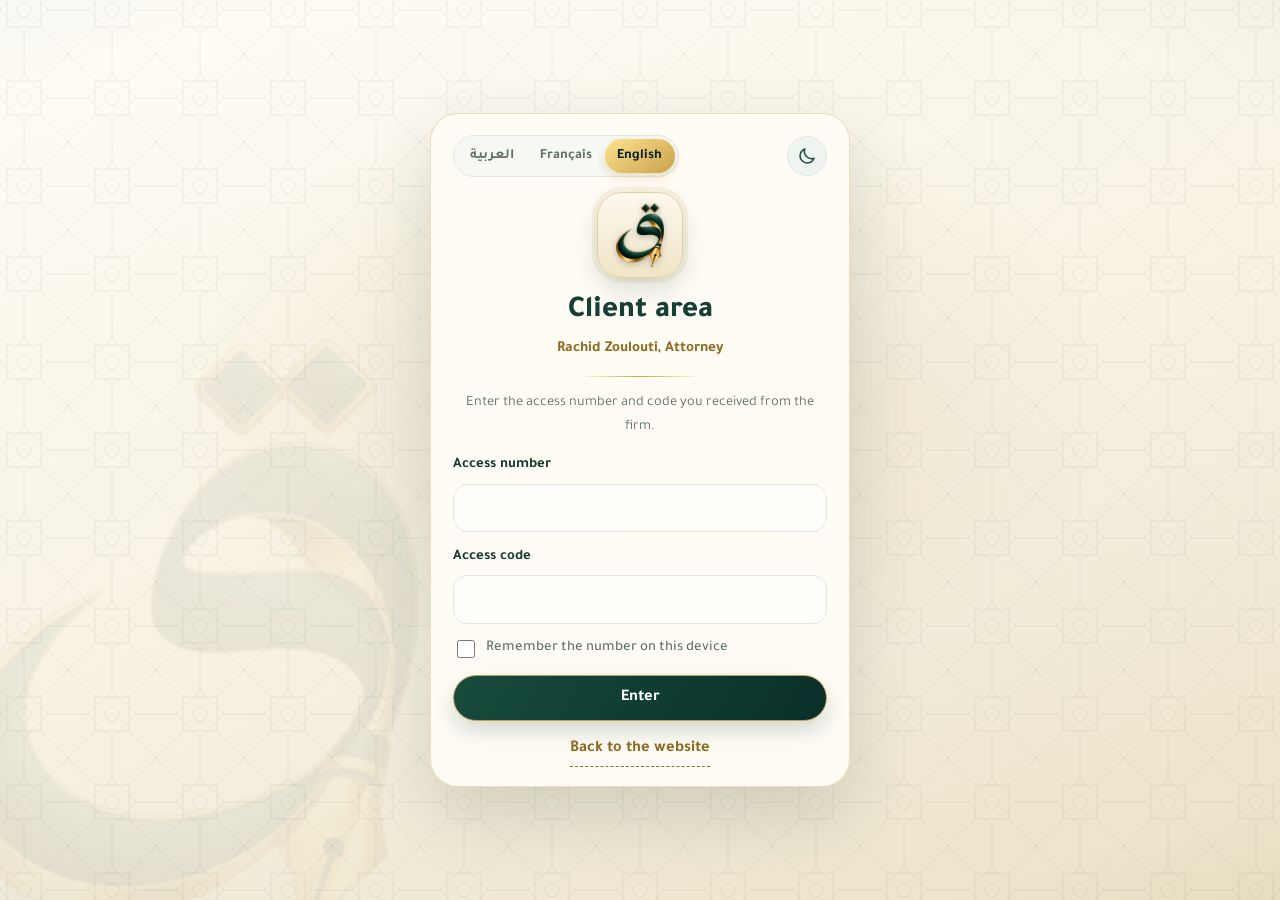
<file: client-rachid.html>
<!DOCTYPE html>
<html lang="ar" dir="rtl">
<head>
<meta charset="utf-8">
<meta name="viewport" content="width=device-width, initial-scale=1, viewport-fit=cover">
<title>فضاء الموكل | مكتب الزلوطي للمحاماة</title>
<meta name="description" content="فضاء الموكل: مستجدات ملفاتكم والوثائق التي يشاركها معكم مكتب الزلوطي للمحاماة.">
<meta name="robots" content="noindex,nofollow">
<meta name="theme-color" content="#0b2420">
<link rel="icon" href="[data-uri]">
<link rel="apple-touch-icon" href="[data-uri]">
<link rel="stylesheet" href="https://fonts.googleapis.com/css2?family=Tajawal:wght@300;400;500;700;800&display=swap">
<script>/* the look before the page is drawn: the one chosen here or on the office's pages (the same choice), else the device's */
(function(){var m='auto';try{m=localStorage.getItem('zl_theme')||'auto';}catch(e){}var d=document.documentElement,mq=null;try{mq=matchMedia('(prefers-color-scheme: light)');}catch(e){}
  function ap(){var lt=m==='light'||(m==='auto'&&!!(mq&&mq.matches));d.classList.toggle('lt',lt);d.style.colorScheme=lt?'light':'dark';var tc=document.querySelector('meta[name=theme-color]');if(tc)tc.setAttribute('content',lt?'#fffefa':'#0b2420');}
  ap();if(mq){if(mq.addEventListener)mq.addEventListener('change',ap);else if(mq.addListener)mq.addListener(ap);}
  window.ZCT={next:function(){var lt=d.classList.contains('lt');m=lt?'dark':'light';try{localStorage.setItem('zl_theme',m);}catch(e){}ap();}};})();</script>
<style>
:root{--zq:url([data-uri]);--bg:#0b2420;--ink:#f3eedf;--mut:#b9c9c2;--gold:#e6c873;--gold2:#c8a24a;--card:linear-gradient(135deg,rgba(255,255,255,.1),rgba(255,255,255,.035) 60%,rgba(255,255,255,.07));--line:rgba(255,255,255,.19);--chip:rgba(255,255,255,.05);--inp:rgba(255,255,255,.1);--btnink:#0b2420;--ok:#a6e3bf;--bad:#ffc0ae;--sh:0 14px 34px rgba(0,0,0,.3);--fh:"Tajawal","Noto Sans Arabic",system-ui,sans-serif;--fb:"Tajawal","Noto Sans Arabic",system-ui,sans-serif;color-scheme:dark}
html.lt{--bg:#f5f7f4;--ink:#203c31;--mut:#5f7268;--gold:#8f6a22;--gold2:#c6a15b;--card:#fffefa;--line:#e3e9e2;--chip:#f6f8f4;--inp:#fffdf9;--btnink:#2c2208;--ok:#2f7a4f;--bad:#b65353;--sh:0 10px 28px rgba(29,65,47,.07);color-scheme:light}
*{box-sizing:border-box}
html,body{margin:0;min-height:100%}
body{font:400 1.02rem/1.75 var(--fb);color:var(--ink);background:radial-gradient(1100px 650px at 88% -8%,#17594d 0,transparent 60%),radial-gradient(900px 600px at -12% 38%,#12463d 0,transparent 55%),#0b2420;background-attachment:fixed;-webkit-tap-highlight-color:transparent}
html.lt body{background:radial-gradient(1100px 520px at 100% -10%,#edf3e7 0,rgba(237,243,231,0) 60%),#f5f7f4;background-attachment:fixed}
button,input,select,textarea{font:inherit;color:inherit}
bdi{unicode-bidi:isolate}
[hidden]{display:none!important}
.btn{display:inline-flex;align-items:center;justify-content:center;gap:.45rem;min-height:46px;padding:.5rem 1.2rem;border-radius:999px;border:1px solid var(--gold2);background:transparent;color:var(--gold);font-weight:700;cursor:pointer;text-decoration:none;transition:transform .2s,box-shadow .2s,background .2s}
.btn:active{transform:scale(.97)}
.btn.p{background:linear-gradient(120deg,#ffe28f,#c8a24a 55%,#a67e26);color:#0b2420;border-color:#e6c873;box-shadow:0 10px 22px rgba(200,162,74,.32)}
html.lt .btn.p{background:linear-gradient(120deg,#174b3c,#092f29);color:#fff;border-color:#c49a54;box-shadow:0 10px 22px rgba(23,75,60,.2)}
.btn:disabled{opacity:.55;cursor:default}
.note{color:var(--mut);font-size:.9rem;line-height:1.7}
.msg{margin:.6rem 0 0;font-weight:700;color:var(--bad);font-size:.95rem}
.msg.ok{color:var(--ok)}
label{display:grid;gap:.3rem;font-weight:700}
label>span{font-size:.92rem}
input[type=text],input:not([type]),input[type=password]{width:100%;min-height:48px;padding:.55rem .85rem;border-radius:14px;border:1px solid var(--line);background:var(--inp);outline:none;transition:border-color .2s,box-shadow .2s}
input:focus{border-color:var(--gold2);box-shadow:0 0 0 3px rgba(200,162,74,.22)}
input[type=file]{width:100%;font-size:.9rem}
/* the language and the look */
.lseg{display:inline-flex;padding:3px;border-radius:999px;border:1px solid var(--line);background:var(--chip)}
.lseg button{min-height:34px;padding:0 .8rem;border:0;border-radius:999px;background:none;color:var(--mut);font-weight:700;font-size:.88rem;cursor:pointer}
.lseg button[aria-pressed=true]{background:linear-gradient(145deg,#ffe28f,#c8a24a);color:#0b2420;box-shadow:0 4px 10px rgba(200,162,74,.3)}
.icb{display:grid;place-items:center;width:40px;height:40px;padding:0;border-radius:50%;border:1px solid rgba(230,200,115,.55);background:rgba(255,226,143,.08);color:var(--gold);cursor:pointer}
html.lt .icb{border-color:#dfe7df;background:#eef4ef;color:#234c3d}
.icb svg{width:20px;height:20px;fill:none;stroke:currentColor;stroke-width:1.8;stroke-linecap:round;stroke-linejoin:round}
/* the sign-in: the lattice of eight-pointed stars (as in the zellige of a Moroccan court), the «ق» of Qalam on its ivory tile */
#login{position:fixed;inset:0;z-index:20;display:grid;place-items:center;padding:1rem;overflow:auto;
  background:radial-gradient(52% 46% at 50% 44%,rgba(230,200,115,.17),rgba(230,200,115,0) 72%),radial-gradient(130% 95% at 50% 50%,rgba(0,0,0,0) 52%,rgba(0,0,0,.5) 100%),url("data:image/svg+xml,%3Csvg xmlns='http://www.w3.org/2000/svg' width='88' height='88' viewBox='0 0 88 88'%3E%3Cg fill='none' stroke='%23e6c873' stroke-width='.9' stroke-opacity='.17'%3E%3Cpath d='M44 20L68 44L44 68L20 44Z'/%3E%3Cpath d='M27 27H61V61H27Z'/%3E%3Cpath d='M44 20V0M68 44H88M44 68V88M20 44H0M27 27L0 0M61 27L88 0M61 61L88 88M27 61L0 88'/%3E%3Ccircle cx='44' cy='44' r='7'/%3E%3C/g%3E%3C/svg%3E") 50% 50%/88px 88px repeat,linear-gradient(160deg,#17594d 0%,#0e3a32 46%,#071c18 100%)}
html.lt #login{background:radial-gradient(52% 46% at 50% 44%,rgba(198,161,91,.2),rgba(198,161,91,0) 72%),radial-gradient(130% 95% at 50% 50%,rgba(35,76,61,0) 55%,rgba(35,76,61,.12) 100%),url("data:image/svg+xml,%3Csvg xmlns='http://www.w3.org/2000/svg' width='88' height='88' viewBox='0 0 88 88'%3E%3Cg fill='none' stroke='%23234c3d' stroke-width='.9' stroke-opacity='.09'%3E%3Cpath d='M44 20L68 44L44 68L20 44Z'/%3E%3Cpath d='M27 27H61V61H27Z'/%3E%3Cpath d='M44 20V0M68 44H88M44 68V88M20 44H0M27 27L0 0M61 27L88 0M61 61L88 88M27 61L0 88'/%3E%3Ccircle cx='44' cy='44' r='7'/%3E%3C/g%3E%3C/svg%3E") 50% 50%/88px 88px repeat,linear-gradient(160deg,#fffdf7 0%,#f6f1e2 55%,#ebe1c6 100%)}
#login::after{content:"";position:absolute;z-index:0;inset-inline-start:-4vw;bottom:-7vh;width:min(46vw,470px);aspect-ratio:211/280;background:var(--zq) center/contain no-repeat;opacity:.07;pointer-events:none}
html.lt #login::after{opacity:.055}
#login .gl{position:relative;z-index:1;width:min(100%,420px);display:grid;gap:.85rem;padding:1.3rem 1.4rem 1.2rem;border-radius:28px;color:#f6f1e2;background:linear-gradient(135deg,rgba(255,255,255,.2),rgba(255,255,255,.06));border:1px solid rgba(255,255,255,.28);-webkit-backdrop-filter:blur(22px) saturate(1.5);backdrop-filter:blur(22px) saturate(1.5);box-shadow:0 30px 70px rgba(0,0,0,.4),inset 0 1px 0 rgba(255,255,255,.35)}
html.lt #login .gl{background:rgba(255,252,246,.97);border-color:rgba(235,218,185,.9);color:#173c31;box-shadow:0 28px 70px rgba(29,65,47,.16)}
#login .lgtop{display:flex;align-items:center;justify-content:space-between;gap:.5rem}
.lg-q{display:grid;place-items:center;width:86px;height:86px;margin:.1rem auto 0;border-radius:25px;background:linear-gradient(180deg,#fcf8ec,#f0e5c8);border:1px solid rgba(230,200,115,.95);box-shadow:0 14px 32px rgba(0,0,0,.38),0 0 0 5px rgba(230,200,115,.12),inset 0 1px 0 #fff}
html.lt .lg-q{border-color:#e2cf9f;box-shadow:0 12px 26px rgba(29,65,47,.16),0 0 0 5px rgba(198,161,91,.12)}
.lg-q img{display:block;height:64px;width:auto;filter:drop-shadow(0 2px 3px rgba(11,36,32,.25))}
#login h1{margin:0;text-align:center;font:800 1.9rem/1.3 var(--fh);color:#fff}
html.lt #login h1{color:#173f34}
#login .who{margin:-.55rem 0 0;text-align:center;color:var(--gold);font-weight:700;font-size:.95rem}
#login .gl::before{content:"";display:block;width:120px;height:1px;margin:0 auto;background:linear-gradient(90deg,transparent,#c8a24a,transparent);order:5}
#login .lead{order:6;margin:0;text-align:center}
#login form{order:7;display:grid;gap:.8rem}
#login .rem{display:flex;align-items:center;gap:.5rem;font-weight:500;font-size:.9rem;color:var(--mut)}
#login .rem input{width:18px;height:18px;accent-color:#c8a24a}
#login .btn.p{width:100%}
#login .lgback{order:9;justify-self:center;color:var(--gold);font-weight:700;text-decoration:none;border-bottom:1px dashed currentColor;padding-bottom:2px}
#login .msg{margin:0}
/* the space of the client */
.bar{position:sticky;top:0;z-index:10;display:flex;align-items:center;gap:.7rem;padding:calc(.6rem + env(safe-area-inset-top,0px)) max(1rem,calc((100vw - 900px)/2)) .6rem;background:rgba(11,36,32,.86);-webkit-backdrop-filter:blur(16px);backdrop-filter:blur(16px);border-bottom:1px solid rgba(200,162,74,.25)}
html.lt .bar{background:rgba(255,254,250,.93);border-bottom-color:#e5ebe5;box-shadow:0 4px 18px rgba(32,60,49,.045)}
.bar .wm{flex:none;display:flex;align-items:center;line-height:0;padding-inline-end:.7rem;border-inline-end:1px solid rgba(200,162,74,.35)}
.bar .wm img{display:none;height:42px;width:auto;filter:drop-shadow(0 2px 5px rgba(0,0,0,.3))}
html:not(.lt):not(.lat) .wm-ad,html.lt:not(.lat) .wm-al,html.lat:not(.lt) .wm-ld,html.lt.lat .wm-ll{display:block!important}
html.lt .bar .wm img{filter:drop-shadow(0 2px 3px rgba(29,65,47,.14))}
html.lat .bar .wm img{height:34px}
.lmenu{position:relative}
.lgb span{font:700 .82rem/1 var(--fb)}
.lpop{position:absolute;top:calc(100% + 6px);inset-inline-end:0;z-index:30;display:grid;min-width:140px;padding:.3rem;border-radius:16px;border:1px solid var(--line);background:#0f2f29;box-shadow:0 16px 34px rgba(0,0,0,.4)}
html.lt .lpop{background:#fffefa;box-shadow:0 16px 34px rgba(29,65,47,.14)}
.lpop button{min-height:40px;padding:0 .8rem;border:0;border-radius:12px;background:none;text-align:start;font-weight:700;cursor:pointer}
.lpop button[aria-pressed=true]{background:rgba(230,200,115,.18);color:var(--gold)}
.bar .tt{display:grid;line-height:1.25;min-width:0;flex:1}
.bar .tt b{font:700 1.2rem/1.3 var(--fh);color:var(--ink)}
.bar .tt small{color:var(--gold);font-weight:700;font-size:.8rem;white-space:nowrap;overflow:hidden;text-overflow:ellipsis}
.bar .acts{display:flex;align-items:center;gap:.4rem}
main{max-width:900px;margin:0 auto;padding:1.1rem 1rem calc(2rem + env(safe-area-inset-bottom,0px))}
.card{margin:0 0 1rem;padding:1.15rem 1.2rem;border-radius:24px;border:1px solid var(--line);background:var(--card);box-shadow:var(--sh)}
h2,h3{margin:0 0 .6rem;font:700 1.18rem/1.4 var(--fh);color:var(--gold)}
html.lt h2,html.lt h3{color:#234c3d}
.hello h2{font-size:1.45rem;color:var(--ink);margin:0}
.hello p{margin:.25rem 0 0}
.files{display:grid;grid-template-columns:repeat(auto-fill,minmax(170px,1fr));gap:.5rem;margin:0 0 1rem}
.fbtn{display:grid;gap:.1rem;align-content:center;min-height:56px;padding:.5rem .8rem;border-radius:18px;border:1px solid rgba(230,200,115,.4);background:var(--chip);color:var(--gold);text-align:start;cursor:pointer}
html.lt .fbtn{border-color:#e6d6ae;color:#234c3d}
.fbtn b{font:700 .95rem/1.35 var(--fb)}
.fbtn small{color:var(--mut);font-size:.78rem;font-weight:600}
.fbtn[aria-pressed=true]{background:linear-gradient(145deg,#ffe28f,#c8a24a);color:#0b2420;border-color:#e6c873;box-shadow:0 6px 14px rgba(200,162,74,.3)}
.fbtn[aria-pressed=true] small{color:#2f3a2c}
.fhead{display:flex;flex-wrap:wrap;align-items:baseline;justify-content:space-between;gap:.2rem .8rem;margin:0 0 .8rem}
.fhead h2{margin:0}
.fhead small{color:var(--mut);font-weight:600}
/* the stages of the file */
.steps{display:grid;grid-template-columns:repeat(6,minmax(0,1fr));gap:.3rem;margin:.2rem 0 .5rem;counter-reset:s}
.step{position:relative;padding-top:1.6rem;text-align:center;font-size:.74rem;font-weight:700;line-height:1.3;color:var(--mut)}
.step::before{content:"";position:absolute;top:.35rem;inset-inline:0;height:4px;border-radius:4px;background:var(--line)}
.step::after{content:"";position:absolute;top:0;left:50%;width:14px;height:14px;margin-left:-7px;border-radius:50%;background:var(--bg);border:2px solid var(--line)}
.step.on{color:var(--gold)}
.step.on::before{background:linear-gradient(90deg,#c8a24a,#ffe28f)}
.step.on::after{border-color:#c8a24a;background:#c8a24a}
.step.cur::after{background:#ffe28f;box-shadow:0 0 0 4px rgba(230,200,115,.25)}
html.lt .step.on{color:#8f6a22}
.upd{margin:.2rem 0 0;color:var(--mut);font-size:.88rem}
/* the news of the file */
.news{margin-top:.9rem;padding-top:.9rem;border-top:1px solid var(--line)}
.row{display:grid;grid-template-columns:minmax(0,9.5rem) minmax(0,1fr);gap:.2rem .8rem;padding:.55rem 0;border-bottom:1px dashed var(--line)}
.row>span{color:var(--mut);font-size:.88rem;font-weight:700}
.row>b{font-weight:700}
.row.nx>b{color:var(--gold)}
.row .rd{display:block;color:var(--mut);font-size:.85rem;direction:ltr;text-align:start}
html[dir=rtl] .row .rd{text-align:right}
.row .rt{display:block}
.court{display:flex;flex-wrap:wrap;gap:.4rem 1.4rem;margin:0 0 .3rem}
.court div{display:grid}
.court span{color:var(--mut);font-size:.82rem}
.box{margin:.8rem 0 0;padding:.75rem .9rem;border-radius:16px;border:1px solid rgba(230,200,115,.4);background:rgba(230,200,115,.07)}
html.lt .box{border-color:#eadcb6;background:#fbf6e9}
.box>b{display:block;color:var(--gold);margin-bottom:.2rem}
.box p{margin:0;white-space:pre-line}
.box ul{margin:.2rem 0 .3rem;padding-inline-start:1.2rem}
.box small{color:var(--mut)}
.tag{display:inline-block;margin-inline-start:.4rem;font-size:.75rem;font-weight:600;color:var(--mut)}
.line{margin:.8rem 0 0}
.line>b{display:block;color:var(--gold);margin-bottom:.3rem}
.line ol{list-style:none;margin:0;padding:0;display:grid;gap:.35rem}
.line li{display:grid;grid-template-columns:6.2rem minmax(0,1fr);gap:.6rem}
.line .d{color:var(--mut);font-weight:700;font-size:.88rem;direction:ltr;text-align:start}
.fees{display:grid;grid-template-columns:repeat(auto-fit,minmax(110px,1fr));gap:.5rem;margin-top:.3rem}
.fees div{display:grid;padding:.5rem .7rem;border-radius:14px;border:1px solid var(--line);background:var(--chip)}
.fees span{color:var(--mut);font-size:.82rem}
/* the documents */
.doc{display:flex;align-items:center;justify-content:space-between;gap:.8rem;padding:.65rem 0;border-bottom:1px dashed var(--line)}
.doc:last-child{border-bottom:0}
.doc b{display:block;overflow-wrap:anywhere}
.doc small{color:var(--mut)}
.doc .btn{min-height:40px;padding:.3rem .95rem;flex:none}
details.card>summary{cursor:pointer;font:700 1.1rem/1.4 var(--fh);color:var(--gold);list-style:none;display:flex;align-items:center;gap:.5rem}
details.card>summary::-webkit-details-marker{display:none}
details.card>summary::before{content:"";width:0;height:0;border-inline-start:7px solid currentColor;border-block:5px solid transparent;transition:transform .2s}
details.card[open]>summary::before{transform:rotate(90deg)}
html[dir=rtl] details.card[open]>summary::before{transform:rotate(-90deg)}
html.lt details.card>summary{color:#234c3d}
.send .grid{display:grid;gap:.8rem;margin:.7rem 0}
.foot{text-align:center}
.foot a{color:var(--gold);font-weight:700}
@media(min-width:760px){.send .grid{grid-template-columns:1fr 1fr}.row{grid-template-columns:12rem minmax(0,1fr)}}
@media(max-width:560px){.row{grid-template-columns:1fr;gap:.1rem}.line li{grid-template-columns:5.6rem minmax(0,1fr)}}
@media(max-width:420px){.step{font-size:.66rem}.bar .tt small{display:none}.bar{gap:.5rem}.lseg button{padding:0 .55rem;font-size:.82rem}.bar .wm img{height:34px}html.lat .bar .wm img{height:28px}.bar .tt b{font-size:1.05rem}}
</style>
<script src="fullscreen.js" defer></script>
<link rel="stylesheet" href="brand-theme.css?v=20261029h"><script defer src="brand-theme.js?v=20261029-mobile4"></script></head>
<body>
<div id="login">
  <div class="gl">
    <div class="lgtop"><div class="lseg" role="group" aria-label="اللغة"><button type="button" data-l="ar" aria-pressed="true">العربية</button><button type="button" data-l="fr" aria-pressed="false" lang="fr">Français</button><button type="button" data-l="en" aria-pressed="false" lang="en">English</button></div>
      <button type="button" class="icb thb" aria-label="المظهر"><svg viewBox="0 0 24 24"><path d="M20.4 14.6A8.6 8.6 0 0 1 9.4 3.6a8.6 8.6 0 1 0 11 11z"/></svg></button></div>
    <span class="lg-q" aria-hidden="true"><img src="[data-uri]" alt=""></span>
    <h1 data-t="title">فضاء الموكل</h1>
    <p class="who" data-t="lawyer">الأستاذ رشيد الزلوطي</p>
    <p class="note lead" data-t="lead">أدخلوا رقم الاطلاع ورمزه كما وصلاكم من المكتب.</p>
    <form id="lf" autocomplete="off">
      <label><span data-t="ref">رقم الاطلاع</span><input id="cref" dir="ltr" maxlength="40" inputmode="text" autocapitalize="characters" spellcheck="false"></label>
      <label><span data-t="code">رمز الاطلاع</span><input id="ccode" dir="ltr" maxlength="40" autocapitalize="characters" spellcheck="false"></label>
      <label class="rem"><input type="checkbox" id="crem"><span data-t="rem">تذكّر رقم الاطلاع على هذا الجهاز</span></label>
      <button type="submit" class="btn p" id="cgo" data-t="go">دخول</button>
      <p class="msg" id="cmsg" hidden></p>
    </form>
    <a class="lgback" href="rachid.html" data-t="back">العودة إلى الموقع</a>
  </div>
</div>
<div id="app" hidden>
  <header class="bar">
    <span class="wm" aria-hidden="true"><img class="wm-ad" src="assets/brand-ar-dark.webp" alt=""><img class="wm-al" src="assets/brand-ar-light.webp" alt=""><img class="wm-ld" src="assets/brand-la-dark.webp" alt=""><img class="wm-ll" src="assets/brand-la-light.png" alt=""></span>
    <div class="tt"><b data-t="title">فضاء الموكل</b><small data-t="firmw">مكتب الزلوطي للمحاماة — الأستاذ رشيد الزلوطي</small></div>
    <div class="acts"><div class="lmenu"><button type="button" class="icb lgb" id="lgb" aria-haspopup="true" aria-expanded="false" aria-label="اللغة"><span id="lgc">ع</span></button>
      <div class="lpop" id="lpop" role="menu" hidden><button type="button" data-l="ar" role="menuitem">العربية</button><button type="button" data-l="fr" role="menuitem" lang="fr">Français</button><button type="button" data-l="en" role="menuitem" lang="en">English</button></div></div>
      <button type="button" class="icb thb" aria-label="المظهر"><svg viewBox="0 0 24 24"><path d="M20.4 14.6A8.6 8.6 0 0 1 9.4 3.6a8.6 8.6 0 1 0 11 11z"/></svg></button>
      <button type="button" class="icb" id="out" aria-label="خروج"><svg viewBox="0 0 24 24"><path d="M15 4h3a2 2 0 0 1 2 2v12a2 2 0 0 1-2 2h-3M10 17l-5-5 5-5M5 12h11"/></svg></button></div>
  </header>
  <main>
    <section class="card hello"><h2 id="hi"></h2><p class="note" id="hisub"></p></section>
    <nav class="files" id="files" aria-label="الملفات"></nav>
    <section class="card" id="file"></section>
    <section class="card" id="docs"></section>
    <details class="card send" id="send"><summary data-t="send">إرسال وثيقة إلى المكتب</summary>
      <p class="note" data-t="sendn">تُشفَّر الوثيقة على جهازكم فلا يفتحها إلا المكتب، ثم ترسلون الملف الناتج عبر واتساب أو البريد.</p>
      <div class="grid"><label><span data-t="pickf">الوثيقة</span><input type="file" id="sfile"></label><label><span data-t="snote">ملاحظة (اختيارية)</span><input id="snote" maxlength="120" autocomplete="off"></label></div>
      <button type="button" class="btn p" id="sgo" data-t="sendb">تشفير الوثيقة</button><p class="msg" id="smsg"></p></details>
    <p class="note foot"><span data-t="priv">تُعرض هنا مستجدات ملفاتكم والوثائق التي يشاركها المكتب معكم، مشفرة لا تُفك إلا برقم الاطلاع ورمزه. وللتفاصيل يرجى التواصل مع المكتب.</span><br><a href="rachid.html#contact" data-t="contact">التواصل مع المكتب</a></p>
  </main>
</div>
<script>
(function(){
var CFG={repoKey:'repo_r',reg:'registry-r.json',home:'rachid.html',lawyer:{ar:'الأستاذ رشيد الزلوطي',fr:'Maître Rachid Zoulouti',en:'Rachid Zoulouti, Attorney'}};
var L={
 ar:{title:'فضاء الموكل',lawyer:CFG.lawyer.ar,firmw:'مكتب الزلوطي للمحاماة — '+CFG.lawyer.ar,lead:'أدخلوا رقم الاطلاع ورمزه كما وصلاكم من المكتب.',ref:'رقم الاطلاع',code:'رمز الاطلاع',rem:'تذكّر رقم الاطلاع على هذا الجهاز',go:'دخول',back:'العودة إلى الموقع',
  busy:'جارٍ فتح ملفاتكم…',nf:'لا يوجد ملف مطابق. تحقّقوا من الرقم والرمز، أو تواصلوا مع المكتب.',err:'تعذر الاتصال الآن. أعيدوا المحاولة بعد قليل.',empty:'أدخلوا الرقم والرمز.',
  hello:'مرحبًا',sir:'السيد(ة)',files1:'ملفكم لدى المكتب',filesn:'ملفاتكم لدى المكتب',file:'ملفكم',closed:'مغلق',upd:'آخر تحديث',
  st1:'قيد الدرس',st2:'مسطرة جارية',st4:'ابتدائي',st5:'استئنافي',st6:'النقض',st3:'ملف مغلق',
  sh:'مستجدات الملف',nx:'الجلسة المقبلة',ls:'آخر ما جرى في الملف',tm:'على الساعة',rm:'القاعة',nonew:'لا جديد مسجل في الملف بعد.',court:'المحكمة',fno:'رقم الملف',hist:'سجل الجلسات',proc:'الإجراءات المنجزة',
  msg:'رسالة من المكتب',req:'وثائق مطلوبة منكم',reqh:'أرسلوها من «إرسال وثيقة إلى المكتب» أسفله.',fees:'الأتعاب',fee:'المتفق عليه',paid:'المؤدى',rest:'الباقي',cur:'درهم',hear:'جلسة',
  docs:'وثائق الملف',none:'لا توجد وثائق مشتركة معكم في هذا الملف حاليًا.',dl:'تنزيل',until:'متاحة حتى',dbusy:'جارٍ التنزيل…',bad:'تعذر فك الوثيقة.',
  send:'إرسال وثيقة إلى المكتب',sendn:'تُشفَّر الوثيقة على جهازكم فلا يفتحها إلا المكتب، ثم ترسلون الملف الناتج عبر واتساب أو البريد.',pickf:'الوثيقة',snote:'ملاحظة (اختيارية)',sendb:'تشفير الوثيقة',
  pick:'اختاروا وثيقة أولًا.',big:'الحد الأقصى 10 م.ب.',nokey:'المكتب لم يفعّل استلام الوثائق بعد. تواصلوا معه.',made:'جاهز. أرسلوا الملف المشفر إلى المكتب عبر واتساب أو البريد.',shared:'أُرسل الملف المشفر.',encr:'جارٍ التشفير…',
  priv:'تُعرض هنا مستجدات ملفاتكم والوثائق التي يشاركها المكتب معكم، مشفرة لا تُفك إلا برقم الاطلاع ورمزه. وللتفاصيل يرجى التواصل مع المكتب.',contact:'التواصل مع المكتب',out:'خروج',theme:'المظهر',lang:'اللغة',kb:' ك.ب',mb:' م.ب',
  inar:'',auto:''},
 fr:{title:'Espace client',lawyer:CFG.lawyer.fr,firmw:'Cabinet d’avocats Zoulouti — '+CFG.lawyer.fr,lead:'Saisissez le numéro et le code d’accès reçus du cabinet.',ref:'Numéro d’accès',code:'Code d’accès',rem:'Mémoriser le numéro sur cet appareil',go:'Entrer',back:'Retour au site',
  busy:'Ouverture de vos dossiers…',nf:'Aucun dossier ne correspond. Vérifiez le numéro et le code, ou contactez le cabinet.',err:'Connexion impossible pour le moment. Réessayez dans un instant.',empty:'Saisissez le numéro et le code.',
  hello:'Bonjour',sir:'M./Mme',files1:'Votre dossier au cabinet',filesn:'Vos dossiers au cabinet',file:'Votre dossier',closed:'Clos',upd:'Dernière mise à jour',
  st1:'À l’étude',st2:'Procédure en cours',st4:'Première instance',st5:'Appel',st6:'Cassation',st3:'Dossier clos',
  sh:'Suivi du dossier',nx:'Prochaine audience',ls:'Dernière étape',tm:'à',rm:'salle',nonew:'Aucune nouvelle étape pour le moment.',court:'Tribunal',fno:'N° du dossier',hist:'Historique des audiences',proc:'Actes accomplis',
  msg:'Message du cabinet',req:'Documents demandés',reqh:'Envoyez-les avec « Envoyer un document au cabinet » ci-dessous.',fees:'Honoraires',fee:'Convenus',paid:'Versés',rest:'Reste',cur:'DH',hear:'Audience',
  docs:'Documents du dossier',none:'Aucun document partagé pour ce dossier pour le moment.',dl:'Télécharger',until:'Disponible jusqu’au',dbusy:'Téléchargement…',bad:'Impossible de déchiffrer le document.',
  send:'Envoyer un document au cabinet',sendn:'Le document est chiffré sur votre appareil, seul le cabinet peut l’ouvrir ; envoyez ensuite le fichier obtenu par WhatsApp ou e-mail.',pickf:'Document',snote:'Note (facultative)',sendb:'Chiffrer le document',
  pick:'Choisissez d’abord un document.',big:'10 Mo maximum.',nokey:'Le cabinet n’a pas encore activé la réception. Contactez-le.',made:'Prêt. Envoyez le fichier chiffré au cabinet par WhatsApp ou e-mail.',shared:'Fichier chiffré envoyé.',encr:'Chiffrement…',
  priv:'Vous trouverez ici le suivi de vos dossiers et les documents que le cabinet partage avec vous, chiffrés et lisibles seulement avec votre numéro et votre code. Pour toute précision, contactez le cabinet.',contact:'Contacter le cabinet',out:'Quitter',theme:'Apparence',lang:'Langue',kb:' Ko',mb:' Mo',
  inar:'en arabe',auto:'traduction automatique'},
 en:{title:'Client area',lawyer:CFG.lawyer.en,firmw:'Zoulouti Law Firm — '+CFG.lawyer.en,lead:'Enter the access number and code you received from the firm.',ref:'Access number',code:'Access code',rem:'Remember the number on this device',go:'Enter',back:'Back to the website',
  busy:'Opening your files…',nf:'No file matches. Check the number and the code, or contact the firm.',err:'Cannot connect right now. Please try again in a moment.',empty:'Enter the number and the code.',
  hello:'Hello',sir:'',files1:'Your file at the firm',filesn:'Your files at the firm',file:'Your file',closed:'Closed',upd:'Last update',
  st1:'Under review',st2:'Proceedings under way',st4:'First instance',st5:'Appeal',st6:'Cassation',st3:'File closed',
  sh:'File updates',nx:'Next hearing',ls:'Latest step',tm:'at',rm:'room',nonew:'No new step recorded yet.',court:'Court',fno:'File number',hist:'Hearing history',proc:'Steps completed',
  msg:'Message from the firm',req:'Documents requested',reqh:'Send them with “Send a document to the firm” below.',fees:'Fees',fee:'Agreed',paid:'Paid',rest:'Balance',cur:'MAD',hear:'Hearing',
  docs:'File documents',none:'No document shared for this file yet.',dl:'Download',until:'Available until',dbusy:'Downloading…',bad:'Could not decrypt the document.',
  send:'Send a document to the firm',sendn:'The document is encrypted on your device so that only the firm can open it; then send the resulting file by WhatsApp or e-mail.',pickf:'Document',snote:'Note (optional)',sendb:'Encrypt the document',
  pick:'Choose a document first.',big:'10 MB maximum.',nokey:'The firm has not enabled receiving yet. Please contact it.',made:'Ready. Send the encrypted file to the firm by WhatsApp or e-mail.',shared:'Encrypted file sent.',encr:'Encrypting…',
  priv:'Here you find the updates of your files and the documents the firm shares with you, encrypted and readable only with your access number and code. For any detail, please contact the firm.',contact:'Contact the firm',out:'Sign out',theme:'Appearance',lang:'Language',kb:' KB',mb:' MB',
  inar:'in Arabic',auto:'machine translation'}};
/* what the office writes in Arabic, said in French and in English: the reasons of a postponement, the usual steps and the usual documents */
var REAS={'لإعداد الجواب':['pour la réponse','for the reply'],'للتعقيب':['pour la réplique','for the rejoinder'],'للإدلاء بوثائق':['pour la production de pièces','for the filing of documents'],'لاستدعاء الأطراف':['pour la convocation des parties','for summoning the parties'],
  'لاستدعاء المدعى عليه':['pour la convocation du défendeur','for summoning the defendant'],'لحضور الأطراف':['pour la comparution des parties','for the appearance of the parties'],'للصلح':['pour la tentative de conciliation','for an attempt at settlement'],'لإجراء بحث':['pour une enquête','for an inquiry'],
  'لتقرير الخبرة':['pour le rapport d’expertise','for the expert report'],'لمستنتجات النيابة العامة':['pour les conclusions du ministère public','for the public prosecutor’s submissions'],'للمرافعة':['pour les plaidoiries','for oral argument'],'لتجهيز الملف':['pour la mise en état du dossier','for the preparation of the file'],
  'لإعادة الاستدعاء':['pour une nouvelle convocation','for a new summons'],'للتبليغ':['pour la notification','for service'],'للتأمل':['pour examen','for consideration'],'للحكم':['pour le jugement','for judgment']};
var DICT={'جلسة':['Audience','Hearing'],'إجراء':['Acte','Step'],'تقديم مذكرة جوابية':['Dépôt d’un mémoire en réponse','Filing of a reply brief'],'تقديم مذكرة تعقيبية':['Dépôt d’une réplique','Filing of a rejoinder'],'تقديم الوثائق المطلوبة':['Production des pièces demandées','Filing of the documents requested'],
  'تتبع استدعاء الأطراف':['Suivi de la convocation des parties','Follow-up of the summons of the parties'],'تتبع استدعاء المدعى عليه':['Suivi de la convocation du défendeur','Follow-up of the summons of the defendant'],'إحضار الموكل':['Présence du client','Attendance of the client'],
  'حضور الموكل لمحاولة الصلح':['Présence du client pour la tentative de conciliation','Attendance of the client for the settlement attempt'],'حضور البحث رفقة الموكل':['Assistance à l’enquête avec le client','Attending the inquiry with the client'],
  'الاطلاع على تقرير الخبرة والتعقيب عليه':['Examen du rapport d’expertise et observations','Review of the expert report and observations'],'الاطلاع على مستنتجات النيابة العامة والتعقيب عليها':['Examen des conclusions du ministère public et observations','Review of the prosecutor’s submissions and observations'],
  'المرافعة':['Plaidoiries','Oral argument'],'تتبع جاهزية الملف':['Suivi de la mise en état du dossier','Follow-up of the preparation of the file'],'تتبع إعادة الاستدعاء':['Suivi de la nouvelle convocation','Follow-up of the new summons'],'تتبع التبليغ':['Suivi de la notification','Follow-up of service'],
  'تقديم مذكرة':['Dépôt d’un mémoire','Filing of a brief'],'إيداع مذكرة':['Dépôt d’un mémoire','Filing of a brief'],'تقديم مقال إصلاحي':['Dépôt d’une requête rectificative','Filing of an amended claim'],'أداء الرسوم القضائية':['Paiement des frais judiciaires','Payment of court fees'],
  'إدخال الغير في الدعوى':['Mise en cause d’un tiers','Joinder of a third party'],'تقديم المقال الافتتاحي':['Dépôt de la requête introductive','Filing of the statement of claim'],'إيداع المقال الافتتاحي':['Dépôt de la requête introductive','Filing of the statement of claim'],'إيداع المقال':['Dépôt de la requête','Filing of the claim'],
  'تقديم الاستئناف':['Déclaration d’appel','Notice of appeal'],'استئناف الحكم':['Appel du jugement','Appeal against the judgment'],'تقديم طلب النقض':['Pourvoi en cassation','Appeal to the Court of Cassation'],'طلب النقض':['Pourvoi en cassation','Appeal to the Court of Cassation'],
  'تبليغ الحكم':['Notification du jugement','Service of the judgment'],'تنفيذ الحكم':['Exécution du jugement','Enforcement of the judgment'],'فتح ملف التنفيذ':['Ouverture du dossier d’exécution','Opening of the enforcement file'],'سحب نسخة الحكم':['Retrait d’une copie du jugement','Collection of a copy of the judgment'],
  'خبرة':['Expertise','Expert report'],'بحث':['Enquête','Inquiry'],'معاينة':['Constat','Inspection'],'جلسة الصلح':['Audience de conciliation','Settlement hearing'],'جلسة البحث':['Audience d’enquête','Inquiry hearing'],
  'البطاقة الوطنية':['la carte nationale (CIN)','the national identity card'],'بطاقة التعريف الوطنية':['la carte nationale (CIN)','the national identity card'],'شهادة السكنى':['Certificat de résidence','Certificate of residence'],'عقد الكراء':['le contrat de bail','the lease'],
  'الوكالة':['Procuration','Power of attorney'],'وكالة':['Procuration','Power of attorney'],'عقد الزواج':['l’acte de mariage','the marriage certificate'],'رسم الزواج':['l’acte de mariage','the marriage certificate'],'رسم الولادة':['l’acte de naissance','the birth certificate'],'عقد الازدياد':['l’acte de naissance','the birth certificate'],
  'شهادة الوفاة':['Certificat de décès','Death certificate'],'رسم الوفاة':['l’acte de décès','the death certificate'],'رسم الإراثة':['l’acte d’hérédité','the certificate of heirship'],'الإراثة':['l’acte d’hérédité','the certificate of heirship'],'شهادة الملكية':['Certificat de propriété','Certificate of ownership'],
  'الشهادة الطبية':['Certificat médical','Medical certificate'],'شهادة طبية':['Certificat médical','Medical certificate'],'المحضر':['le procès-verbal','the official report'],'محضر الضابطة القضائية':['le procès-verbal de police judiciaire','the police report'],'الحكم':['le jugement','the judgment'],'القرار':['l’arrêt','the decision'],
  'شهادة العمل':['Attestation de travail','Employment certificate'],'ورقة الأداء':['Bulletin de paie','Payslip'],'أوراق الأداء':['Bulletins de paie','Payslips'],'بيانات الأجر':['Bulletins de paie','Payslips'],'كشف الحساب البنكي':['Relevé bancaire','Bank statement'],'كشف حساب بنكي':['Relevé bancaire','Bank statement'],
  'الفاتورة':['la facture','the invoice'],'الفواتير':['les factures','the invoices'],'عقد العمل':['le contrat de travail','the employment contract'],'شهادة الانخراط في الضمان الاجتماعي':['Attestation d’affiliation à la CNSS','Social security (CNSS) registration certificate'],'بطاقة الضمان الاجتماعي':['Carte CNSS','Social security (CNSS) card'],
  'السجل التجاري':['Extrait du registre de commerce','Extract from the commercial register'],'نموذج ج':['Extrait du registre de commerce (modèle J)','Extract from the commercial register (form J)'],'النظام الأساسي للشركة':['les statuts de la société','the articles of association'],'محضر الجمع العام':['le procès-verbal de l’assemblée générale','the minutes of the general meeting'],
  'رخصة السياقة':['le permis de conduire','the driving licence'],'البطاقة الرمادية':['la carte grise','the vehicle registration card'],'شهادة التأمين':['Attestation d’assurance','Insurance certificate'],'عقد التأمين':['le contrat d’assurance','the insurance policy'],'محضر حادثة السير':['le procès-verbal de l’accident','the accident report'],
  'الشيك':['le chèque','the cheque'],'الكمبيالة':['la lettre de change','the bill of exchange'],'الإنذار':['la mise en demeure','the formal notice'],'الصور':['Photos','Photos'],'صور':['Photos','Photos'],'العقد':['le contrat','the contract'],'الرسم العقاري':['le titre foncier','the land title'],
  'شهادة الملكية العقارية':['Certificat de propriété foncière','Land ownership certificate'],'التصميم':['le plan','the plan'],'الوصل':['le reçu','the receipt'],'وصل الأداء':['le reçu de paiement','the payment receipt'],'الاستدعاء':['la convocation','the summons'],'التبليغ':['la notification','the service'],
  'شهادة التسليم':['le certificat de remise','the certificate of delivery'],'الوثائق المطلوبة':['les pièces demandées','the documents requested']};
var lang='ar';try{lang=localStorage.getItem('zc_lang')||(/^fr/i.test(navigator.language||'')?'fr':/^en/i.test(navigator.language||'')?'en':'ar');}catch(e){}if(!L[lang])lang='ar';
function t(k){return (L[lang]||L.ar)[k]!=null?L[lang][k]:L.ar[k];}
function $(i){return document.getElementById(i);}
function E(tg,c,x){var e=document.createElement(tg);if(c)e.className=c;if(x!=null)e.textContent=x;return e;}
function B(x){var b=E('bdi',null,x);return b;}
function dmy(s){return s?String(s).slice(0,10).split('-').reverse().join('/'):'';}
function wday(s){try{return new Date(String(s).slice(0,10)+'T12:00:00').toLocaleDateString(lang==='fr'?'fr-FR':lang==='en'?'en-GB':'ar-MA',{weekday:'long'});}catch(e){return '';}}
function nrm(x){return String(x||'').replace(/[ً-ْـ]/g,'').replace(/[إأآ]/g,'ا').replace(/ى/g,'ي').replace(/ة/g,'ه').replace(/[«»"'.،,:;!؟?()]/g,' ').replace(/\s+/g,' ').trim();}
var DN={};Object.keys(DICT).forEach(function(k){DN[nrm(k)]=DICT[k];});function li(){return lang==='en'?1:0;}
function cap(s){return s?s.charAt(0).toUpperCase()+s.slice(1):s;}
/* an Arabic phrase in the language shown when it is known: as it is, or «نسخة من …», «نسخة …» */
function fr(x){var n=nrm(x),j=li();if(!n)return '';function g(k){var v=DN[k];return v?v[j]:null;}if(g(n))return cap(g(n));
  var m=/^(?:نسخه من|نسخه|صوره من|صوره) (.+)$/.exec(n);if(m){var c=g(m[1])||g('ال'+m[1])||(m[1].indexOf('ال')===0?g(m[1].slice(2)):null);
    if(c){c=c.charAt(0).toLowerCase()+c.slice(1);return j?'Copy of '+c:('Copie de '+c).replace(/^Copie de le /,'Copie du ').replace(/^Copie de les /,'Copie des ');}}
  if(n.indexOf('ال')!==0&&g('ال'+n))return cap(g('ال'+n));return '';}
/* a court: its kind, then its city */
var CT=[['محكمه الاستئناف التجاريه','Cour d’appel de commerce','Commercial Court of Appeal'],['محكمه الاستئناف الاداريه','Cour d’appel administrative','Administrative Court of Appeal'],['محكمه الاستئناف','Cour d’appel','Court of Appeal'],
  ['المحكمه التجاريه','Tribunal de commerce','Commercial Court'],['المحكمه الاداريه','Tribunal administratif','Administrative Court'],['المحكمه الابتدائيه الزجريه','Tribunal de première instance pénal','Criminal Court of First Instance'],
  ['المحكمه الابتدائيه المدنيه','Tribunal de première instance civil','Civil Court of First Instance'],['المحكمه الابتدائيه الاجتماعيه','Tribunal de première instance social','Social Court of First Instance'],['المحكمه الابتدائيه','Tribunal de première instance','Court of First Instance'],
  ['محكمه النقض','Cour de cassation','Court of Cassation'],['المحكمه الزجريه','Tribunal pénal','Criminal Court'],['مركز القاضي المقيم','Centre du juge résident','Resident judge centre']];
var CITY={'الدار البيضاء':'Casablanca','الرباط':'Rabat','مراكش':'Marrakech','فاس':'Fès','طنجه':'Tanger','اكادير':'Agadir','مكناس':'Meknès','وجده':'Oujda','القنيطره':'Kénitra','تطوان':'Tétouan','الجديده':'El Jadida','سطات':'Settat','المحمديه':'Mohammedia','بني ملال':'Béni Mellal','اسفي':'Safi','الناظور':'Nador','خريبكه':'Khouribga','العيون':'Laâyoune','ابن سليمان':'Benslimane','برشيد':'Berrechid','تازه':'Taza','الرشيديه':'Errachidia','ورزازات':'Ouarzazate','الحسيمه':'Al Hoceïma','العرائش':'Larache','سلا':'Salé','تمارة':'Témara','تماره':'Témara','الخميسات':'Khémisset','خنيفره':'Khénifra','الصويره':'Essaouira','تارودانت':'Taroudant','كلميم':'Guelmim','الداخله':'Dakhla','سيدي سليمان':'Sidi Slimane','سيدي قاسم':'Sidi Kacem','بركان':'Berkane','الفقيه بن صالح':'Fquih Ben Salah','قلعه السراغنه':'El Kelâa des Sraghna','وادي زم':'Oued Zem','ابي الجعد':'Boujad','انزكان':'Inezgane','تيزنيت':'Tiznit','ازيلال':'Azilal','ميدلت':'Midelt','افران':'Ifrane','صفرو':'Sefrou','وزان':'Ouezzane','شفشاون':'Chefchaouen','المضيق':'M’diq','الفنيدق':'Fnideq'};
function court(x){var n=nrm(x),j=li(),k=null;for(var i=0;i<CT.length;i++){if(n.indexOf(CT[i][0])===0){k=CT[i];break;}}if(!k)return '';
  var rest=n.slice(k[0].length).trim().replace(/^ب\s*/,'').replace(/^ل/,''),c=CITY[rest]||(rest.indexOf('ال')===0?null:CITY['ال'+rest])||'';if(rest&&!c)return '';
  return k[j+1]+(c?(j?', '+c:(/^[AEIOUÉ]/i.test(c)?' d’':' de ')+c):'');}
/* «جلسة — لإعداد الجواب — القاعة 7»: each part on its own */
function parts(x){var P=String(x).split(/\s+[—–-]\s+/);if(P.length<2)return '';var j=li(),out=[];for(var i=0;i<P.length;i++){var q=P[i].trim(),r=fr(q)||(REAS[q]?REAS[q][j]:'');
    if(!r){var m=/^القاعة\s*(.+)$/.exec(q);if(m)r=t('rm')+' '+m[1];}if(!r&&!/[؀-ۿ]/.test(q))r=q;if(!r)return '';out.push(r);}return cap(out.join(' — '));}
function isAr(x){return /[؀-ۿ]/.test(String(x||''));}
/* the text as the office wrote it, said in French when it can be (the phone's own translation, when it has one) */
function say(el,x,frx,name){el.textContent='';if(lang==='ar'||!isAr(x)){el.appendChild(B(x));return;}
  var f=frx||fr(x)||court(x)||parts(x);if(f){el.appendChild(B(f));return;}el.appendChild(B(x));if(name)return;var tg=E('span','tag','('+t('inar')+')');el.appendChild(tg);
  var L0=lang;try{if(self.Translator&&Translator.availability){Translator.availability({sourceLanguage:'ar',targetLanguage:L0}).then(function(a){if(a!=='available')return;return Translator.create({sourceLanguage:'ar',targetLanguage:L0}).then(function(tr){return tr.translate(String(x));}).then(function(y){if(y&&lang===L0){el.textContent='';el.appendChild(B(y));el.appendChild(E('span','tag','('+t('auto')+')'));}});}).catch(function(){});}}catch(e){}}
/* the outcome of a hearing, from what the office recorded */
function outc(o,a){if(!o||!o.r)return null;if(lang==='ar')return a;var x=o.x?dmy(o.x):'',n=String(o.n||'').trim(),rs=REAS[n],rn=rs?rs[li()]:(n?fr(n):''),E1=lang==='en';
  if(o.r==='تأخير')return (E1?'Adjourned to ':'Renvoyé au ')+x+(n?' '+(rn||'— '+n):'');
  if(o.r==='مداولة')return E1?'Reserved for judgment'+(x?', to be delivered on '+x:''):'Mis en délibéré'+(x?', prononcé le '+x:'');
  if(o.r==='خبرة')return (o.k==='بحث'?(E1?'Inquiry ordered':'Enquête ordonnée'):(E1?'Expert report ordered':'Expertise ordonnée'))+(n?' ('+(rn||n)+')':'')+(x?(E1?', next hearing on ':', prochaine audience le ')+x:'');
  if(o.r==='حكم')return (E1?'Judgment delivered':'Jugement rendu')+(n?(E1?': ':' : ')+n:'');
  return (rn||n)+(x?(n?', ':'')+(E1?'next appointment on ':'prochain rendez-vous le ')+x:'');}
/* ---------- the keys, as the office makes them, and the files ---------- */
var ITER=310000,SALT='zoulouti-portal-v1',enc=new TextEncoder(),dec=new TextDecoder(),MAXB=10*1024*1024,repo=null,S=null,cur=0;
function nk(v){return String(v||'').toUpperCase().replace(/[\s\-]+/g,'');}
function hex(u){return [].map.call(new Uint8Array(u),function(x){return ('0'+x.toString(16)).slice(-2);}).join('');}
function b64(u8){u8=new Uint8Array(u8);var s='',CH=0x8000;for(var i=0;i<u8.length;i+=CH)s+=String.fromCharCode.apply(null,u8.subarray(i,i+CH));return btoa(s);}
function ub64(s){var b=atob(s),u=new Uint8Array(b.length);for(var i=0;i<b.length;i++)u[i]=b.charCodeAt(i);return u;}
/* the number and the code as typed: without the hidden marks a copy from WhatsApp may carry, with their digits written either way */
function variants(r,c){function base(x){x=String(x||'');try{x=x.normalize('NFKC');}catch(e){}return x.replace(/[​-‏‪-‮⁦-⁩﻿­]/g,'');}
  function ascii(x){return x.replace(/[٠-٩]/g,function(d){return String.fromCharCode(d.charCodeAt(0)-0x630);}).replace(/[۰-۹]/g,function(d){return String.fromCharCode(d.charCodeAt(0)-0x6C0);});}
  var R=base(r),C=base(c),out=[],seen={};[[r,c],[R,C],[ascii(R),ascii(C)]].forEach(function(p){var k=nk(p[0])+'|'+nk(p[1]);if(!seen[k]&&nk(p[0])&&nk(p[1])){seen[k]=1;out.push(p);}});return out;}
async function getRepo(){if(repo!==null)return repo;repo='';try{var c=await fetch('config.json',{cache:'no-store'});if(c.ok){var j=await c.json();repo=String(j[CFG.repoKey]||'').trim();}}catch(e){}return repo;}
async function getBin(path,fresh){var r=await getRepo();if(!r)throw new Error('norepo');
  var urls=fresh?['https://api.github.com/repos/'+r+'/contents/'+path+'?t='+Date.now(),'https://raw.githubusercontent.com/'+r+'/HEAD/'+path]:['https://raw.githubusercontent.com/'+r+'/HEAD/'+path,'https://api.github.com/repos/'+r+'/contents/'+path];var nf=false;
  for(var i=0;i<urls.length;i++){try{var x=await fetch(urls[i],{headers:urls[i].indexOf('api.github')>0?{Accept:'application/vnd.github.raw'}:{},cache:'no-store'});if(x.status===404){nf=true;continue;}if(x.ok)return new Uint8Array(await x.arrayBuffer());}catch(e){}}
  if(nf)return null;throw new Error('net');}
async function keysOf(ref,code){var km=await crypto.subtle.importKey('raw',enc.encode(nk(ref)+'|'+nk(code)),'PBKDF2',false,['deriveBits']);
  var bits=new Uint8Array(await crypto.subtle.deriveBits({name:'PBKDF2',salt:enc.encode(SALT),iterations:ITER,hash:'SHA-256'},km,512));
  return {fid:hex(bits.slice(0,16)),key:await crypto.subtle.importKey('raw',bits.slice(32,64),'AES-GCM',false,['decrypt']),mac:await crypto.subtle.importKey('raw',bits.slice(16,32),{name:'HMAC',hash:'SHA-256'},false,['sign'])};}
async function open(key,u8){return new Uint8Array(await crypto.subtle.decrypt({name:'AES-GCM',iv:u8.slice(0,12)},key,u8.slice(12)));}
/* the stage published the former way (registry.json), for a file the office has not yet published here */
async function regStage(ref,code){try{var r=await getRepo(),j=null;if(r){try{var w=await fetch('https://raw.githubusercontent.com/'+r+'/HEAD/registry.json',{cache:'no-store'});if(w.ok)j=await w.json();}catch(e){}}
    if(!j){var l=await fetch(CFG.reg,{cache:'no-store'});if(l.ok)j=await l.json();}if(!j||!j.items)return null;
    var km=await crypto.subtle.importKey('raw',enc.encode(nk(ref)+'|'+nk(code)),'PBKDF2',false,['deriveBits']);var k=hex(await crypto.subtle.deriveBits({name:'PBKDF2',salt:enc.encode('zoulouti-dossier-v1'),iterations:150000,hash:'SHA-256'},km,256));return j.items[k]||null;}catch(e){return null;}}
async function login(ev){if(ev)ev.preventDefault();var r=$('cref').value,c=$('ccode').value,m=$('cmsg');function msg(x,ok){m.hidden=!x;m.textContent=x||'';m.className='msg'+(ok?' ok':'');}
  if(!nk(r)||!nk(c)){msg(t('empty'));return;}var g=$('cgo');g.disabled=true;msg(t('busy'),true);
  try{var vs=variants(r,c),raw=null,k=null,use=null;for(var i=0;i<vs.length&&!raw;i++){k=await keysOf(vs[i][0],vs[i][1]);raw=await getBin('portal/'+k.fid+'/i',true);if(raw)use=vs[i];}
    var ix=null;if(raw)ix=JSON.parse(dec.decode(await open(k.key,raw)));
    if(!ix){var st=null;for(var j=0;j<vs.length&&!st;j++){st=await regStage(vs[j][0],vs[j][1]);if(st)use=vs[j];}if(!st){msg(t('nf'));g.disabled=false;return;}ix={v:0,files:[{k:'',t:'',st:st.s,u:st.d,steps:null,docs:[]}]};k=null;}
    if(!ix.files)ix.files=[{k:'',t:'',st:0,u:'',steps:ix.steps||null,docs:ix.docs||[]}];
    if(ix.v===1){var st1=await regStage(use[0],use[1]);if(st1){ix.files[0].st=st1.s;ix.files[0].u=st1.d;}}
    try{if($('crem').checked)localStorage.setItem('zc_ref_'+CFG.repoKey,use[0]);else localStorage.removeItem('zc_ref_'+CFG.repoKey);}catch(e){}
    S={ix:ix,k:k};cur=0;msg('');g.disabled=false;$('ccode').value='';$('login').hidden=true;$('app').hidden=false;window.scrollTo(0,0);draw();
  }catch(e){msg(t('err'));g.disabled=false;}}
function out(){S=null;$('app').hidden=true;$('login').hidden=false;$('files').textContent='';$('file').textContent='';$('docs').textContent='';try{$('ccode').focus();}catch(e){}}
/* ---------- the space ---------- */
function stage(box,f){var pos=({1:1,2:2,4:3,5:4,6:5,3:6})[+f.st]||0;if(!pos)return;var w=E('div','steps');['st1','st2','st4','st5','st6','st3'].forEach(function(k,i){var s=E('div','step'+(i<pos?' on':'')+(i===pos-1?' cur':''),t(k));w.appendChild(s);});box.appendChild(w);
  if(f.u){var u=E('p','upd',t('upd')+': ');u.appendChild(B(dmy(f.u)));box.appendChild(u);}}
function news(box,s){var n=E('div','news');box.appendChild(n);n.appendChild(E('h3',null,t('sh')));var v=(s&&s.view)||{};
  if(v.court&&(v.court.c||v.court.no)){var c=E('div','court');[[t('court'),v.court.c],[t('fno'),v.court.no]].forEach(function(x){if(!x[1])return;var d=E('div');d.appendChild(E('span',null,x[0]));var b=E('b');if(x[0]===t('court'))say(b,x[1]);else b.appendChild(B(x[1]));d.appendChild(b);c.appendChild(d);});n.appendChild(c);}
  function row(l,cls){var r=E('div','row'+(cls?' '+cls:''));r.appendChild(E('span',null,l));var b=E('b');r.appendChild(b);n.appendChild(r);return b;}
  if(s&&s.next){var x=s.next,b=row(t('nx'),'nx');b.appendChild(B(wday(x.d)+' '+dmy(x.d)+(x.t?' '+t('tm')+' '+x.t:'')+(x.r?' — '+t('rm')+' '+x.r:'')));}
  if(s&&s.last){var b2=row(t('ls')),ot=outc(s.last.o,s.last.a);b2.appendChild(E('span','rd',dmy(s.last.d)));var sp=E('span','rt');b2.appendChild(sp);if(ot&&lang!=='ar')sp.appendChild(B(ot));else say(sp,s.last.a);}
  if(!s||(!s.next&&!s.last&&!v.hist&&!v.proc&&!v.msg&&!v.req&&!v.fees))n.appendChild(E('p','note',t('nonew')));
  if(v.msg){var m=E('div','box');m.appendChild(E('b',null,t('msg')));var p=E('p');say(p,v.msg,lang==='fr'?v.msgf:lang==='en'?v.msge:'');m.appendChild(p);n.appendChild(m);}
  if(v.req&&v.req.length){var q=E('div','box');q.appendChild(E('b',null,t('req')));var ul=E('ul');var fl=lang==='fr'&&v.reqf&&v.reqf.length?v.reqf:lang==='en'&&v.reqe&&v.reqe.length?v.reqe:null;(fl||v.req).forEach(function(x){var li=E('li');if(fl)li.appendChild(B(x));else say(li,x);ul.appendChild(li);});q.appendChild(ul);q.appendChild(E('small',null,t('reqh')));n.appendChild(q);}
  function line(title,list,hist){var w=E('div','line');w.appendChild(E('b',null,title));var ol=E('ol');list.forEach(function(x){var li=E('li');li.appendChild(E('span','d',dmy(x.d)));var a=E('span');
      if(lang!=='ar'&&hist&&x.o)a.appendChild(B(outc(x.o,x.a)));else if(lang!=='ar'&&hist&&x.h)a.appendChild(B(t('hear')+(x.r?' — '+t('rm')+' '+x.r:'')));else say(a,x.a);li.appendChild(a);ol.appendChild(li);});w.appendChild(ol);n.appendChild(w);}
  if(v.hist&&v.hist.length)line(t('hist'),v.hist,true);
  if(v.proc&&v.proc.length)line(t('proc'),v.proc,false);
  if(v.fees){var fw=E('div','line');fw.appendChild(E('b',null,t('fees')));var g=E('div','fees');[['fee',t('fee')],['paid',t('paid')],['rest',t('rest')]].forEach(function(k){if(v.fees[k[0]]==null)return;var c=E('div');c.appendChild(E('span',null,k[1]));var b=E('b');b.appendChild(B(Number(v.fees[k[0]]).toLocaleString('fr-FR')+' '+t('cur')));c.appendChild(b);g.appendChild(c);});fw.appendChild(g);n.appendChild(fw);}}
function size(n){return n>=1048576?(n/1048576).toFixed(1)+t('mb'):Math.max(1,Math.round(n/1024))+t('kb');}
function docs(f){var box=$('docs');box.textContent='';box.appendChild(E('h3',null,t('docs')));var today=new Date().toISOString().slice(0,10),ds=(f.docs||[]).filter(function(d){return !d.exp||d.exp>=today;});
  if(!ds.length||!S.k){box.appendChild(E('p','note',t('none')));return;}
  ds.forEach(function(d){var r=E('div','doc'),tx=E('div'),nb=E('b');nb.appendChild(B(d.name));tx.appendChild(nb);var sm=E('small',null,size(d.size)+' | '+t('until')+' '+dmy(d.exp));if(d.note){sm.appendChild(document.createTextNode(' | '));var nn=E('span');say(nn,d.note);sm.appendChild(nn);}tx.appendChild(sm);r.appendChild(tx);
    var b=E('button','btn',t('dl'));b.type='button';b.addEventListener('click',async function(){b.disabled=true;var o=b.textContent;b.textContent=t('dbusy');
      try{var c=await getBin('portal/'+S.k.fid+'/'+d.id,false);if(!c)throw 0;var p=await open(S.k.key,c),u=URL.createObjectURL(new Blob([p],{type:d.type||'application/octet-stream'})),a=E('a');a.href=u;a.download=d.name;document.body.appendChild(a);a.click();setTimeout(function(){a.remove();URL.revokeObjectURL(u);},4000);}
      catch(e){alert(t('bad'));}b.disabled=false;b.textContent=o;});r.appendChild(b);box.appendChild(r);});}
function draw(){if(!S)return;var ix=S.ix,F=ix.files||[],f=F[cur]||F[0];if(!f)return;
  var hi=$('hi');hi.textContent=t('hello')+(ix.cli?(lang==='ar'?'، ':' '):'');if(ix.cli){if(t('sir'))hi.appendChild(document.createTextNode(t('sir')+' '));hi.appendChild(B(ix.cli));}
  $('hisub').textContent=(F.length>1?t('filesn'):t('files1'))+' — '+t('lawyer');
  var nav=$('files');nav.textContent='';nav.hidden=F.length<2;
  F.forEach(function(x,i){var b=E('button','fbtn');b.type='button';b.setAttribute('aria-pressed',i===cur?'true':'false');var bt=E('b');if(x.t)say(bt,x.t,null,1);else bt.textContent=t('file');b.appendChild(bt);
    var sm=[x.no||'',+x.st===3?t('closed'):(({1:'st1',2:'st2',4:'st4',5:'st5',6:'st6'})[+x.st]?t(({1:'st1',2:'st2',4:'st4',5:'st5',6:'st6'})[+x.st]):'')].filter(Boolean).join(' — ');if(sm){var s=E('small');s.appendChild(B(sm));b.appendChild(s);}
    b.addEventListener('click',function(){if(cur===i)return;cur=i;draw();try{$('file').scrollIntoView({behavior:'smooth',block:'start'});}catch(e){}});nav.appendChild(b);});
  var box=$('file');box.textContent='';var hd=E('div','fhead'),h=E('h2');if(f.t)say(h,f.t,null,1);else h.textContent=t('file');hd.appendChild(h);if(f.no){var nb=E('small');nb.appendChild(B(f.no));hd.appendChild(nb);}box.appendChild(hd);
  stage(box,f);news(box,f.steps);docs(f);$('send').hidden=!S.k;}
async function send(){var m=$('smsg'),file=($('sfile').files||[])[0];function msg(x,ok){m.textContent=x;m.className='msg'+(ok?' ok':'');}
  if(!S||!S.k)return;if(!file){msg(t('pick'));return;}if(file.size>MAXB){msg(t('big'));return;}msg(t('encr'),true);
  try{var raw=await getBin('portal/pub.json',true);if(!raw){msg(t('nokey'));return;}var pk=JSON.parse(dec.decode(raw));
    var pub=await crypto.subtle.importKey('spki',ub64(pk.pub),{name:'ECDH',namedCurve:'P-256'},false,[]);var eph=await crypto.subtle.generateKey({name:'ECDH',namedCurve:'P-256'},true,['deriveKey']);
    var k=await crypto.subtle.deriveKey({name:'ECDH',public:pub},eph.privateKey,{name:'AES-GCM',length:256},false,['encrypt']);
    var data=new Uint8Array(await file.arrayBuffer()),dig=await crypto.subtle.digest('SHA-256',data),proof=new Uint8Array(await crypto.subtle.sign('HMAC',S.k.mac,dig)),f=(S.ix.files||[])[cur]||{};
    var payload=enc.encode(JSON.stringify({v:1,name:file.name,type:file.type||'application/octet-stream',size:file.size,note:($('snote').value||'').trim().slice(0,120),at:new Date().toISOString(),fid:S.k.fid,fk:f.k||'',proof:b64(proof),data:b64(data)}));
    var iv=crypto.getRandomValues(new Uint8Array(12)),c=new Uint8Array(await crypto.subtle.encrypt({name:'AES-GCM',iv:iv},k,payload));
    var pkg=JSON.stringify({app:'milaf-doc',v:1,fp:pk.fp||'',epk:b64(await crypto.subtle.exportKey('spki',eph.publicKey)),iv:b64(iv),c:b64(c)});
    var name='document-'+new Date().toISOString().slice(0,10)+'.milaf',out=new File([pkg],name,{type:'application/octet-stream'});
    if(navigator.canShare&&navigator.canShare({files:[out]})){try{await navigator.share({files:[out],title:name});msg(t('shared'),true);return;}catch(e){if(e&&e.name==='AbortError'){msg(t('made'),true);return;}}}
    var u=URL.createObjectURL(out),a=E('a');a.href=u;a.download=name;document.body.appendChild(a);a.click();setTimeout(function(){a.remove();URL.revokeObjectURL(u);},4000);msg(t('made'),true);
  }catch(e){msg(t('err'));}}
/* ---------- the language ---------- */
function setLang(l){lang=L[l]?l:'ar';try{localStorage.setItem('zc_lang',lang);}catch(e){}var h=document.documentElement;h.lang=lang;h.dir=lang==='ar'?'rtl':'ltr';
  document.title=lang==='fr'?'Espace client | Cabinet d’avocats Zoulouti':lang==='en'?'Client area | Zoulouti Law Firm':'فضاء الموكل | مكتب الزلوطي للمحاماة';h.classList.toggle('lat',lang!=='ar');
  [].forEach.call(document.querySelectorAll('[data-t]'),function(e){e.textContent=t(e.getAttribute('data-t'));});
  [].forEach.call(document.querySelectorAll('.lseg button,.lpop button'),function(b){b.setAttribute('aria-pressed',b.getAttribute('data-l')===lang?'true':'false');});$('lgc').textContent=lang==='ar'?'ع':lang.toUpperCase();$('lgb').setAttribute('aria-label',t('lang'));
  [].forEach.call(document.querySelectorAll('.thb'),function(b){b.setAttribute('aria-label',t('theme'));});$('out').setAttribute('aria-label',t('out'));
  var cm=$('cmsg');if(cm&&!cm.hidden)cm.hidden=true;draw();}
[].forEach.call(document.querySelectorAll('.lseg button,.lpop button'),function(b){b.addEventListener('click',function(){$('lpop').hidden=true;$('lgb').setAttribute('aria-expanded','false');setLang(b.getAttribute('data-l'));});});
$('lgb').addEventListener('click',function(e){e.stopPropagation();var o=$('lpop').hidden;$('lpop').hidden=!o;$('lgb').setAttribute('aria-expanded',o?'true':'false');});
document.addEventListener('click',function(e){if(!$('lpop').hidden&&!e.target.closest('.lmenu')){$('lpop').hidden=true;$('lgb').setAttribute('aria-expanded','false');}});
[].forEach.call(document.querySelectorAll('.thb'),function(b){b.addEventListener('click',function(){window.ZCT.next();});});
$('lf').addEventListener('submit',login);$('out').addEventListener('click',out);$('sgo').addEventListener('click',send);
/* the number from the office's message (#r=…), or the one kept on this device: only the code remains to be typed */
(function(){var v='';var m=/^#r=(.+)$/.exec(location.hash||'');if(m){try{v=decodeURIComponent(m[1]);}catch(e){v=m[1];}try{history.replaceState(null,'',location.pathname+location.search);}catch(e){}}
  var kept='';try{kept=localStorage.getItem('zc_ref_'+CFG.repoKey)||'';}catch(e){}if(!v&&kept){v=kept;$('crem').checked=true;}
  if(v){$('cref').value=v;setTimeout(function(){try{$('ccode').focus({preventScroll:true});}catch(e){}},300);}})();
window.brandSetLang=setLang;setLang(lang);
})();
</script>
</body>
</html>
</file>
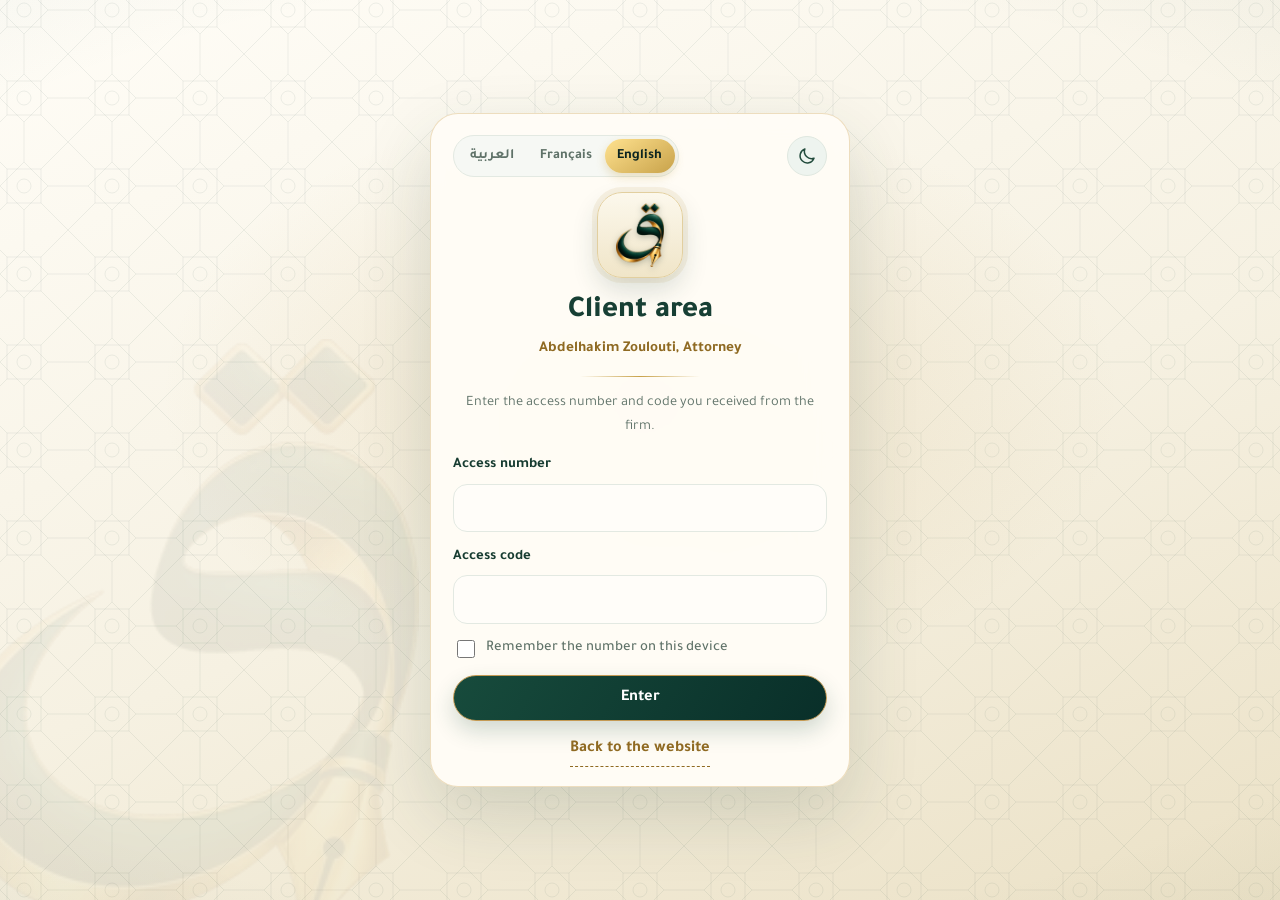
<file: client.html>
<!DOCTYPE html>
<html lang="ar" dir="rtl">
<head>
<meta charset="utf-8">
<meta name="viewport" content="width=device-width, initial-scale=1, viewport-fit=cover">
<title>فضاء الموكل | مكتب الزلوطي للمحاماة</title>
<meta name="description" content="فضاء الموكل: مستجدات ملفاتكم والوثائق التي يشاركها معكم مكتب الزلوطي للمحاماة.">
<meta name="robots" content="noindex,nofollow">
<meta name="theme-color" content="#0b2420">
<link rel="icon" href="[data-uri]">
<link rel="apple-touch-icon" href="[data-uri]">
<link rel="stylesheet" href="https://fonts.googleapis.com/css2?family=Tajawal:wght@300;400;500;700;800&display=swap">
<script>/* the look before the page is drawn: the one chosen here or on the office's pages (the same choice), else the device's */
(function(){var m='auto';try{m=localStorage.getItem('zl_theme')||'auto';}catch(e){}var d=document.documentElement,mq=null;try{mq=matchMedia('(prefers-color-scheme: light)');}catch(e){}
  function ap(){var lt=m==='light'||(m==='auto'&&!!(mq&&mq.matches));d.classList.toggle('lt',lt);d.style.colorScheme=lt?'light':'dark';var tc=document.querySelector('meta[name=theme-color]');if(tc)tc.setAttribute('content',lt?'#fffefa':'#0b2420');}
  ap();if(mq){if(mq.addEventListener)mq.addEventListener('change',ap);else if(mq.addListener)mq.addListener(ap);}
  window.ZCT={next:function(){var lt=d.classList.contains('lt');m=lt?'dark':'light';try{localStorage.setItem('zl_theme',m);}catch(e){}ap();}};})();</script>
<style>
:root{--zq:url([data-uri]);--bg:#0b2420;--ink:#f3eedf;--mut:#b9c9c2;--gold:#e6c873;--gold2:#c8a24a;--card:linear-gradient(135deg,rgba(255,255,255,.1),rgba(255,255,255,.035) 60%,rgba(255,255,255,.07));--line:rgba(255,255,255,.19);--chip:rgba(255,255,255,.05);--inp:rgba(255,255,255,.1);--btnink:#0b2420;--ok:#a6e3bf;--bad:#ffc0ae;--sh:0 14px 34px rgba(0,0,0,.3);--fh:"Tajawal","Noto Sans Arabic",system-ui,sans-serif;--fb:"Tajawal","Noto Sans Arabic",system-ui,sans-serif;color-scheme:dark}
html.lt{--bg:#f5f7f4;--ink:#203c31;--mut:#5f7268;--gold:#8f6a22;--gold2:#c6a15b;--card:#fffefa;--line:#e3e9e2;--chip:#f6f8f4;--inp:#fffdf9;--btnink:#2c2208;--ok:#2f7a4f;--bad:#b65353;--sh:0 10px 28px rgba(29,65,47,.07);color-scheme:light}
*{box-sizing:border-box}
html,body{margin:0;min-height:100%}
body{font:400 1.02rem/1.75 var(--fb);color:var(--ink);background:radial-gradient(1100px 650px at 88% -8%,#17594d 0,transparent 60%),radial-gradient(900px 600px at -12% 38%,#12463d 0,transparent 55%),#0b2420;background-attachment:fixed;-webkit-tap-highlight-color:transparent}
html.lt body{background:radial-gradient(1100px 520px at 100% -10%,#edf3e7 0,rgba(237,243,231,0) 60%),#f5f7f4;background-attachment:fixed}
button,input,select,textarea{font:inherit;color:inherit}
bdi{unicode-bidi:isolate}
[hidden]{display:none!important}
.btn{display:inline-flex;align-items:center;justify-content:center;gap:.45rem;min-height:46px;padding:.5rem 1.2rem;border-radius:999px;border:1px solid var(--gold2);background:transparent;color:var(--gold);font-weight:700;cursor:pointer;text-decoration:none;transition:transform .2s,box-shadow .2s,background .2s}
.btn:active{transform:scale(.97)}
.btn.p{background:linear-gradient(120deg,#ffe28f,#c8a24a 55%,#a67e26);color:#0b2420;border-color:#e6c873;box-shadow:0 10px 22px rgba(200,162,74,.32)}
html.lt .btn.p{background:linear-gradient(120deg,#174b3c,#092f29);color:#fff;border-color:#c49a54;box-shadow:0 10px 22px rgba(23,75,60,.2)}
.btn:disabled{opacity:.55;cursor:default}
.note{color:var(--mut);font-size:.9rem;line-height:1.7}
.msg{margin:.6rem 0 0;font-weight:700;color:var(--bad);font-size:.95rem}
.msg.ok{color:var(--ok)}
label{display:grid;gap:.3rem;font-weight:700}
label>span{font-size:.92rem}
input[type=text],input:not([type]),input[type=password]{width:100%;min-height:48px;padding:.55rem .85rem;border-radius:14px;border:1px solid var(--line);background:var(--inp);outline:none;transition:border-color .2s,box-shadow .2s}
input:focus{border-color:var(--gold2);box-shadow:0 0 0 3px rgba(200,162,74,.22)}
input[type=file]{width:100%;font-size:.9rem}
/* the language and the look */
.lseg{display:inline-flex;padding:3px;border-radius:999px;border:1px solid var(--line);background:var(--chip)}
.lseg button{min-height:34px;padding:0 .8rem;border:0;border-radius:999px;background:none;color:var(--mut);font-weight:700;font-size:.88rem;cursor:pointer}
.lseg button[aria-pressed=true]{background:linear-gradient(145deg,#ffe28f,#c8a24a);color:#0b2420;box-shadow:0 4px 10px rgba(200,162,74,.3)}
.icb{display:grid;place-items:center;width:40px;height:40px;padding:0;border-radius:50%;border:1px solid rgba(230,200,115,.55);background:rgba(255,226,143,.08);color:var(--gold);cursor:pointer}
html.lt .icb{border-color:#dfe7df;background:#eef4ef;color:#234c3d}
.icb svg{width:20px;height:20px;fill:none;stroke:currentColor;stroke-width:1.8;stroke-linecap:round;stroke-linejoin:round}
/* the sign-in: the lattice of eight-pointed stars (as in the zellige of a Moroccan court), the «ق» of Qalam on its ivory tile */
#login{position:fixed;inset:0;z-index:20;display:grid;place-items:center;padding:1rem;overflow:auto;
  background:radial-gradient(52% 46% at 50% 44%,rgba(230,200,115,.17),rgba(230,200,115,0) 72%),radial-gradient(130% 95% at 50% 50%,rgba(0,0,0,0) 52%,rgba(0,0,0,.5) 100%),url("data:image/svg+xml,%3Csvg xmlns='http://www.w3.org/2000/svg' width='88' height='88' viewBox='0 0 88 88'%3E%3Cg fill='none' stroke='%23e6c873' stroke-width='.9' stroke-opacity='.17'%3E%3Cpath d='M44 20L68 44L44 68L20 44Z'/%3E%3Cpath d='M27 27H61V61H27Z'/%3E%3Cpath d='M44 20V0M68 44H88M44 68V88M20 44H0M27 27L0 0M61 27L88 0M61 61L88 88M27 61L0 88'/%3E%3Ccircle cx='44' cy='44' r='7'/%3E%3C/g%3E%3C/svg%3E") 50% 50%/88px 88px repeat,linear-gradient(160deg,#17594d 0%,#0e3a32 46%,#071c18 100%)}
html.lt #login{background:radial-gradient(52% 46% at 50% 44%,rgba(198,161,91,.2),rgba(198,161,91,0) 72%),radial-gradient(130% 95% at 50% 50%,rgba(35,76,61,0) 55%,rgba(35,76,61,.12) 100%),url("data:image/svg+xml,%3Csvg xmlns='http://www.w3.org/2000/svg' width='88' height='88' viewBox='0 0 88 88'%3E%3Cg fill='none' stroke='%23234c3d' stroke-width='.9' stroke-opacity='.09'%3E%3Cpath d='M44 20L68 44L44 68L20 44Z'/%3E%3Cpath d='M27 27H61V61H27Z'/%3E%3Cpath d='M44 20V0M68 44H88M44 68V88M20 44H0M27 27L0 0M61 27L88 0M61 61L88 88M27 61L0 88'/%3E%3Ccircle cx='44' cy='44' r='7'/%3E%3C/g%3E%3C/svg%3E") 50% 50%/88px 88px repeat,linear-gradient(160deg,#fffdf7 0%,#f6f1e2 55%,#ebe1c6 100%)}
#login::after{content:"";position:absolute;z-index:0;inset-inline-start:-4vw;bottom:-7vh;width:min(46vw,470px);aspect-ratio:211/280;background:var(--zq) center/contain no-repeat;opacity:.07;pointer-events:none}
html.lt #login::after{opacity:.055}
#login .gl{position:relative;z-index:1;width:min(100%,420px);display:grid;gap:.85rem;padding:1.3rem 1.4rem 1.2rem;border-radius:28px;color:#f6f1e2;background:linear-gradient(135deg,rgba(255,255,255,.2),rgba(255,255,255,.06));border:1px solid rgba(255,255,255,.28);-webkit-backdrop-filter:blur(22px) saturate(1.5);backdrop-filter:blur(22px) saturate(1.5);box-shadow:0 30px 70px rgba(0,0,0,.4),inset 0 1px 0 rgba(255,255,255,.35)}
html.lt #login .gl{background:rgba(255,252,246,.97);border-color:rgba(235,218,185,.9);color:#173c31;box-shadow:0 28px 70px rgba(29,65,47,.16)}
#login .lgtop{display:flex;align-items:center;justify-content:space-between;gap:.5rem}
.lg-q{display:grid;place-items:center;width:86px;height:86px;margin:.1rem auto 0;border-radius:25px;background:linear-gradient(180deg,#fcf8ec,#f0e5c8);border:1px solid rgba(230,200,115,.95);box-shadow:0 14px 32px rgba(0,0,0,.38),0 0 0 5px rgba(230,200,115,.12),inset 0 1px 0 #fff}
html.lt .lg-q{border-color:#e2cf9f;box-shadow:0 12px 26px rgba(29,65,47,.16),0 0 0 5px rgba(198,161,91,.12)}
.lg-q img{display:block;height:64px;width:auto;filter:drop-shadow(0 2px 3px rgba(11,36,32,.25))}
#login h1{margin:0;text-align:center;font:800 1.9rem/1.3 var(--fh);color:#fff}
html.lt #login h1{color:#173f34}
#login .who{margin:-.55rem 0 0;text-align:center;color:var(--gold);font-weight:700;font-size:.95rem}
#login .gl::before{content:"";display:block;width:120px;height:1px;margin:0 auto;background:linear-gradient(90deg,transparent,#c8a24a,transparent);order:5}
#login .lead{order:6;margin:0;text-align:center}
#login form{order:7;display:grid;gap:.8rem}
#login .rem{display:flex;align-items:center;gap:.5rem;font-weight:500;font-size:.9rem;color:var(--mut)}
#login .rem input{width:18px;height:18px;accent-color:#c8a24a}
#login .btn.p{width:100%}
#login .lgback{order:9;justify-self:center;color:var(--gold);font-weight:700;text-decoration:none;border-bottom:1px dashed currentColor;padding-bottom:2px}
#login .msg{margin:0}
/* the space of the client */
.bar{position:sticky;top:0;z-index:10;display:flex;align-items:center;gap:.7rem;padding:calc(.6rem + env(safe-area-inset-top,0px)) max(1rem,calc((100vw - 900px)/2)) .6rem;background:rgba(11,36,32,.86);-webkit-backdrop-filter:blur(16px);backdrop-filter:blur(16px);border-bottom:1px solid rgba(200,162,74,.25)}
html.lt .bar{background:rgba(255,254,250,.93);border-bottom-color:#e5ebe5;box-shadow:0 4px 18px rgba(32,60,49,.045)}
.bar .wm{flex:none;display:flex;align-items:center;line-height:0;padding-inline-end:.7rem;border-inline-end:1px solid rgba(200,162,74,.35)}
.bar .wm img{display:none;height:42px;width:auto;filter:drop-shadow(0 2px 5px rgba(0,0,0,.3))}
html:not(.lt):not(.lat) .wm-ad,html.lt:not(.lat) .wm-al,html.lat:not(.lt) .wm-ld,html.lt.lat .wm-ll{display:block!important}
html.lt .bar .wm img{filter:drop-shadow(0 2px 3px rgba(29,65,47,.14))}
html.lat .bar .wm img{height:34px}
.lmenu{position:relative}
.lgb span{font:700 .82rem/1 var(--fb)}
.lpop{position:absolute;top:calc(100% + 6px);inset-inline-end:0;z-index:30;display:grid;min-width:140px;padding:.3rem;border-radius:16px;border:1px solid var(--line);background:#0f2f29;box-shadow:0 16px 34px rgba(0,0,0,.4)}
html.lt .lpop{background:#fffefa;box-shadow:0 16px 34px rgba(29,65,47,.14)}
.lpop button{min-height:40px;padding:0 .8rem;border:0;border-radius:12px;background:none;text-align:start;font-weight:700;cursor:pointer}
.lpop button[aria-pressed=true]{background:rgba(230,200,115,.18);color:var(--gold)}
.bar .tt{display:grid;line-height:1.25;min-width:0;flex:1}
.bar .tt b{font:700 1.2rem/1.3 var(--fh);color:var(--ink)}
.bar .tt small{color:var(--gold);font-weight:700;font-size:.8rem;white-space:nowrap;overflow:hidden;text-overflow:ellipsis}
.bar .acts{display:flex;align-items:center;gap:.4rem}
main{max-width:900px;margin:0 auto;padding:1.1rem 1rem calc(2rem + env(safe-area-inset-bottom,0px))}
.card{margin:0 0 1rem;padding:1.15rem 1.2rem;border-radius:24px;border:1px solid var(--line);background:var(--card);box-shadow:var(--sh)}
h2,h3{margin:0 0 .6rem;font:700 1.18rem/1.4 var(--fh);color:var(--gold)}
html.lt h2,html.lt h3{color:#234c3d}
.hello h2{font-size:1.45rem;color:var(--ink);margin:0}
.hello p{margin:.25rem 0 0}
.files{display:grid;grid-template-columns:repeat(auto-fill,minmax(170px,1fr));gap:.5rem;margin:0 0 1rem}
.fbtn{display:grid;gap:.1rem;align-content:center;min-height:56px;padding:.5rem .8rem;border-radius:18px;border:1px solid rgba(230,200,115,.4);background:var(--chip);color:var(--gold);text-align:start;cursor:pointer}
html.lt .fbtn{border-color:#e6d6ae;color:#234c3d}
.fbtn b{font:700 .95rem/1.35 var(--fb)}
.fbtn small{color:var(--mut);font-size:.78rem;font-weight:600}
.fbtn[aria-pressed=true]{background:linear-gradient(145deg,#ffe28f,#c8a24a);color:#0b2420;border-color:#e6c873;box-shadow:0 6px 14px rgba(200,162,74,.3)}
.fbtn[aria-pressed=true] small{color:#2f3a2c}
.fhead{display:flex;flex-wrap:wrap;align-items:baseline;justify-content:space-between;gap:.2rem .8rem;margin:0 0 .8rem}
.fhead h2{margin:0}
.fhead small{color:var(--mut);font-weight:600}
/* the stages of the file */
.steps{display:grid;grid-template-columns:repeat(6,minmax(0,1fr));gap:.3rem;margin:.2rem 0 .5rem;counter-reset:s}
.step{position:relative;padding-top:1.6rem;text-align:center;font-size:.74rem;font-weight:700;line-height:1.3;color:var(--mut)}
.step::before{content:"";position:absolute;top:.35rem;inset-inline:0;height:4px;border-radius:4px;background:var(--line)}
.step::after{content:"";position:absolute;top:0;left:50%;width:14px;height:14px;margin-left:-7px;border-radius:50%;background:var(--bg);border:2px solid var(--line)}
.step.on{color:var(--gold)}
.step.on::before{background:linear-gradient(90deg,#c8a24a,#ffe28f)}
.step.on::after{border-color:#c8a24a;background:#c8a24a}
.step.cur::after{background:#ffe28f;box-shadow:0 0 0 4px rgba(230,200,115,.25)}
html.lt .step.on{color:#8f6a22}
.upd{margin:.2rem 0 0;color:var(--mut);font-size:.88rem}
/* the news of the file */
.news{margin-top:.9rem;padding-top:.9rem;border-top:1px solid var(--line)}
.row{display:grid;grid-template-columns:minmax(0,9.5rem) minmax(0,1fr);gap:.2rem .8rem;padding:.55rem 0;border-bottom:1px dashed var(--line)}
.row>span{color:var(--mut);font-size:.88rem;font-weight:700}
.row>b{font-weight:700}
.row.nx>b{color:var(--gold)}
.row .rd{display:block;color:var(--mut);font-size:.85rem;direction:ltr;text-align:start}
html[dir=rtl] .row .rd{text-align:right}
.row .rt{display:block}
.court{display:flex;flex-wrap:wrap;gap:.4rem 1.4rem;margin:0 0 .3rem}
.court div{display:grid}
.court span{color:var(--mut);font-size:.82rem}
.box{margin:.8rem 0 0;padding:.75rem .9rem;border-radius:16px;border:1px solid rgba(230,200,115,.4);background:rgba(230,200,115,.07)}
html.lt .box{border-color:#eadcb6;background:#fbf6e9}
.box>b{display:block;color:var(--gold);margin-bottom:.2rem}
.box p{margin:0;white-space:pre-line}
.box ul{margin:.2rem 0 .3rem;padding-inline-start:1.2rem}
.box small{color:var(--mut)}
.tag{display:inline-block;margin-inline-start:.4rem;font-size:.75rem;font-weight:600;color:var(--mut)}
.line{margin:.8rem 0 0}
.line>b{display:block;color:var(--gold);margin-bottom:.3rem}
.line ol{list-style:none;margin:0;padding:0;display:grid;gap:.35rem}
.line li{display:grid;grid-template-columns:6.2rem minmax(0,1fr);gap:.6rem}
.line .d{color:var(--mut);font-weight:700;font-size:.88rem;direction:ltr;text-align:start}
.fees{display:grid;grid-template-columns:repeat(auto-fit,minmax(110px,1fr));gap:.5rem;margin-top:.3rem}
.fees div{display:grid;padding:.5rem .7rem;border-radius:14px;border:1px solid var(--line);background:var(--chip)}
.fees span{color:var(--mut);font-size:.82rem}
/* the documents */
.doc{display:flex;align-items:center;justify-content:space-between;gap:.8rem;padding:.65rem 0;border-bottom:1px dashed var(--line)}
.doc:last-child{border-bottom:0}
.doc b{display:block;overflow-wrap:anywhere}
.doc small{color:var(--mut)}
.doc .btn{min-height:40px;padding:.3rem .95rem;flex:none}
details.card>summary{cursor:pointer;font:700 1.1rem/1.4 var(--fh);color:var(--gold);list-style:none;display:flex;align-items:center;gap:.5rem}
details.card>summary::-webkit-details-marker{display:none}
details.card>summary::before{content:"";width:0;height:0;border-inline-start:7px solid currentColor;border-block:5px solid transparent;transition:transform .2s}
details.card[open]>summary::before{transform:rotate(90deg)}
html[dir=rtl] details.card[open]>summary::before{transform:rotate(-90deg)}
html.lt details.card>summary{color:#234c3d}
.send .grid{display:grid;gap:.8rem;margin:.7rem 0}
.foot{text-align:center}
.foot a{color:var(--gold);font-weight:700}
@media(min-width:760px){.send .grid{grid-template-columns:1fr 1fr}.row{grid-template-columns:12rem minmax(0,1fr)}}
@media(max-width:560px){.row{grid-template-columns:1fr;gap:.1rem}.line li{grid-template-columns:5.6rem minmax(0,1fr)}}
@media(max-width:420px){.step{font-size:.66rem}.bar .tt small{display:none}.bar{gap:.5rem}.lseg button{padding:0 .55rem;font-size:.82rem}.bar .wm img{height:34px}html.lat .bar .wm img{height:28px}.bar .tt b{font-size:1.05rem}}
</style>
<script src="fullscreen.js" defer></script>
<link rel="stylesheet" href="brand-theme.css?v=20261029h"><script defer src="brand-theme.js?v=20261029-mobile4"></script></head>
<body>
<div id="login">
  <div class="gl">
    <div class="lgtop"><div class="lseg" role="group" aria-label="اللغة"><button type="button" data-l="ar" aria-pressed="true">العربية</button><button type="button" data-l="fr" aria-pressed="false" lang="fr">Français</button><button type="button" data-l="en" aria-pressed="false" lang="en">English</button></div>
      <button type="button" class="icb thb" aria-label="المظهر"><svg viewBox="0 0 24 24"><path d="M20.4 14.6A8.6 8.6 0 0 1 9.4 3.6a8.6 8.6 0 1 0 11 11z"/></svg></button></div>
    <span class="lg-q" aria-hidden="true"><img src="[data-uri]" alt=""></span>
    <h1 data-t="title">فضاء الموكل</h1>
    <p class="who" data-t="lawyer">الأستاذ عبد الحكيم الزلوطي</p>
    <p class="note lead" data-t="lead">أدخلوا رقم الاطلاع ورمزه كما وصلاكم من المكتب.</p>
    <form id="lf" autocomplete="off">
      <label><span data-t="ref">رقم الاطلاع</span><input id="cref" dir="ltr" maxlength="40" inputmode="text" autocapitalize="characters" spellcheck="false"></label>
      <label><span data-t="code">رمز الاطلاع</span><input id="ccode" dir="ltr" maxlength="40" autocapitalize="characters" spellcheck="false"></label>
      <label class="rem"><input type="checkbox" id="crem"><span data-t="rem">تذكّر رقم الاطلاع على هذا الجهاز</span></label>
      <button type="submit" class="btn p" id="cgo" data-t="go">دخول</button>
      <p class="msg" id="cmsg" hidden></p>
    </form>
    <a class="lgback" href="index.html" data-t="back">العودة إلى الموقع</a>
  </div>
</div>
<div id="app" hidden>
  <header class="bar">
    <span class="wm" aria-hidden="true"><img class="wm-ad" src="assets/brand-ar-dark.webp" alt=""><img class="wm-al" src="assets/brand-ar-light.webp" alt=""><img class="wm-ld" src="assets/brand-la-dark.webp" alt=""><img class="wm-ll" src="assets/brand-la-light.png" alt=""></span>
    <div class="tt"><b data-t="title">فضاء الموكل</b><small data-t="firmw">مكتب الزلوطي للمحاماة — الأستاذ عبد الحكيم الزلوطي</small></div>
    <div class="acts"><div class="lmenu"><button type="button" class="icb lgb" id="lgb" aria-haspopup="true" aria-expanded="false" aria-label="اللغة"><span id="lgc">ع</span></button>
      <div class="lpop" id="lpop" role="menu" hidden><button type="button" data-l="ar" role="menuitem">العربية</button><button type="button" data-l="fr" role="menuitem" lang="fr">Français</button><button type="button" data-l="en" role="menuitem" lang="en">English</button></div></div>
      <button type="button" class="icb thb" aria-label="المظهر"><svg viewBox="0 0 24 24"><path d="M20.4 14.6A8.6 8.6 0 0 1 9.4 3.6a8.6 8.6 0 1 0 11 11z"/></svg></button>
      <button type="button" class="icb" id="out" aria-label="خروج"><svg viewBox="0 0 24 24"><path d="M15 4h3a2 2 0 0 1 2 2v12a2 2 0 0 1-2 2h-3M10 17l-5-5 5-5M5 12h11"/></svg></button></div>
  </header>
  <main>
    <section class="card hello"><h2 id="hi"></h2><p class="note" id="hisub"></p></section>
    <nav class="files" id="files" aria-label="الملفات"></nav>
    <section class="card" id="file"></section>
    <section class="card" id="docs"></section>
    <details class="card send" id="send"><summary data-t="send">إرسال وثيقة إلى المكتب</summary>
      <p class="note" data-t="sendn">تُشفَّر الوثيقة على جهازكم فلا يفتحها إلا المكتب، ثم ترسلون الملف الناتج عبر واتساب أو البريد.</p>
      <div class="grid"><label><span data-t="pickf">الوثيقة</span><input type="file" id="sfile"></label><label><span data-t="snote">ملاحظة (اختيارية)</span><input id="snote" maxlength="120" autocomplete="off"></label></div>
      <button type="button" class="btn p" id="sgo" data-t="sendb">تشفير الوثيقة</button><p class="msg" id="smsg"></p></details>
    <p class="note foot"><span data-t="priv">تُعرض هنا مستجدات ملفاتكم والوثائق التي يشاركها المكتب معكم، مشفرة لا تُفك إلا برقم الاطلاع ورمزه. وللتفاصيل يرجى التواصل مع المكتب.</span><br><a href="index.html#contact" data-t="contact">التواصل مع المكتب</a></p>
  </main>
</div>
<script>
(function(){
var CFG={repoKey:'repo',reg:'registry.json',home:'index.html',lawyer:{ar:'الأستاذ عبد الحكيم الزلوطي',fr:'Maître Abdelhakim Zoulouti',en:'Abdelhakim Zoulouti, Attorney'}};
var L={
 ar:{title:'فضاء الموكل',lawyer:CFG.lawyer.ar,firmw:'مكتب الزلوطي للمحاماة — '+CFG.lawyer.ar,lead:'أدخلوا رقم الاطلاع ورمزه كما وصلاكم من المكتب.',ref:'رقم الاطلاع',code:'رمز الاطلاع',rem:'تذكّر رقم الاطلاع على هذا الجهاز',go:'دخول',back:'العودة إلى الموقع',
  busy:'جارٍ فتح ملفاتكم…',nf:'لا يوجد ملف مطابق. تحقّقوا من الرقم والرمز، أو تواصلوا مع المكتب.',err:'تعذر الاتصال الآن. أعيدوا المحاولة بعد قليل.',empty:'أدخلوا الرقم والرمز.',
  hello:'مرحبًا',sir:'السيد(ة)',files1:'ملفكم لدى المكتب',filesn:'ملفاتكم لدى المكتب',file:'ملفكم',closed:'مغلق',upd:'آخر تحديث',
  st1:'قيد الدرس',st2:'مسطرة جارية',st4:'ابتدائي',st5:'استئنافي',st6:'النقض',st3:'ملف مغلق',
  sh:'مستجدات الملف',nx:'الجلسة المقبلة',ls:'آخر ما جرى في الملف',tm:'على الساعة',rm:'القاعة',nonew:'لا جديد مسجل في الملف بعد.',court:'المحكمة',fno:'رقم الملف',hist:'سجل الجلسات',proc:'الإجراءات المنجزة',
  msg:'رسالة من المكتب',req:'وثائق مطلوبة منكم',reqh:'أرسلوها من «إرسال وثيقة إلى المكتب» أسفله.',fees:'الأتعاب',fee:'المتفق عليه',paid:'المؤدى',rest:'الباقي',cur:'درهم',hear:'جلسة',
  docs:'وثائق الملف',none:'لا توجد وثائق مشتركة معكم في هذا الملف حاليًا.',dl:'تنزيل',until:'متاحة حتى',dbusy:'جارٍ التنزيل…',bad:'تعذر فك الوثيقة.',
  send:'إرسال وثيقة إلى المكتب',sendn:'تُشفَّر الوثيقة على جهازكم فلا يفتحها إلا المكتب، ثم ترسلون الملف الناتج عبر واتساب أو البريد.',pickf:'الوثيقة',snote:'ملاحظة (اختيارية)',sendb:'تشفير الوثيقة',
  pick:'اختاروا وثيقة أولًا.',big:'الحد الأقصى 10 م.ب.',nokey:'المكتب لم يفعّل استلام الوثائق بعد. تواصلوا معه.',made:'جاهز. أرسلوا الملف المشفر إلى المكتب عبر واتساب أو البريد.',shared:'أُرسل الملف المشفر.',encr:'جارٍ التشفير…',
  priv:'تُعرض هنا مستجدات ملفاتكم والوثائق التي يشاركها المكتب معكم، مشفرة لا تُفك إلا برقم الاطلاع ورمزه. وللتفاصيل يرجى التواصل مع المكتب.',contact:'التواصل مع المكتب',out:'خروج',theme:'المظهر',lang:'اللغة',kb:' ك.ب',mb:' م.ب',
  inar:'',auto:''},
 fr:{title:'Espace client',lawyer:CFG.lawyer.fr,firmw:'Cabinet d’avocats Zoulouti — '+CFG.lawyer.fr,lead:'Saisissez le numéro et le code d’accès reçus du cabinet.',ref:'Numéro d’accès',code:'Code d’accès',rem:'Mémoriser le numéro sur cet appareil',go:'Entrer',back:'Retour au site',
  busy:'Ouverture de vos dossiers…',nf:'Aucun dossier ne correspond. Vérifiez le numéro et le code, ou contactez le cabinet.',err:'Connexion impossible pour le moment. Réessayez dans un instant.',empty:'Saisissez le numéro et le code.',
  hello:'Bonjour',sir:'M./Mme',files1:'Votre dossier au cabinet',filesn:'Vos dossiers au cabinet',file:'Votre dossier',closed:'Clos',upd:'Dernière mise à jour',
  st1:'À l’étude',st2:'Procédure en cours',st4:'Première instance',st5:'Appel',st6:'Cassation',st3:'Dossier clos',
  sh:'Suivi du dossier',nx:'Prochaine audience',ls:'Dernière étape',tm:'à',rm:'salle',nonew:'Aucune nouvelle étape pour le moment.',court:'Tribunal',fno:'N° du dossier',hist:'Historique des audiences',proc:'Actes accomplis',
  msg:'Message du cabinet',req:'Documents demandés',reqh:'Envoyez-les avec « Envoyer un document au cabinet » ci-dessous.',fees:'Honoraires',fee:'Convenus',paid:'Versés',rest:'Reste',cur:'DH',hear:'Audience',
  docs:'Documents du dossier',none:'Aucun document partagé pour ce dossier pour le moment.',dl:'Télécharger',until:'Disponible jusqu’au',dbusy:'Téléchargement…',bad:'Impossible de déchiffrer le document.',
  send:'Envoyer un document au cabinet',sendn:'Le document est chiffré sur votre appareil, seul le cabinet peut l’ouvrir ; envoyez ensuite le fichier obtenu par WhatsApp ou e-mail.',pickf:'Document',snote:'Note (facultative)',sendb:'Chiffrer le document',
  pick:'Choisissez d’abord un document.',big:'10 Mo maximum.',nokey:'Le cabinet n’a pas encore activé la réception. Contactez-le.',made:'Prêt. Envoyez le fichier chiffré au cabinet par WhatsApp ou e-mail.',shared:'Fichier chiffré envoyé.',encr:'Chiffrement…',
  priv:'Vous trouverez ici le suivi de vos dossiers et les documents que le cabinet partage avec vous, chiffrés et lisibles seulement avec votre numéro et votre code. Pour toute précision, contactez le cabinet.',contact:'Contacter le cabinet',out:'Quitter',theme:'Apparence',lang:'Langue',kb:' Ko',mb:' Mo',
  inar:'en arabe',auto:'traduction automatique'},
 en:{title:'Client area',lawyer:CFG.lawyer.en,firmw:'Zoulouti Law Firm — '+CFG.lawyer.en,lead:'Enter the access number and code you received from the firm.',ref:'Access number',code:'Access code',rem:'Remember the number on this device',go:'Enter',back:'Back to the website',
  busy:'Opening your files…',nf:'No file matches. Check the number and the code, or contact the firm.',err:'Cannot connect right now. Please try again in a moment.',empty:'Enter the number and the code.',
  hello:'Hello',sir:'',files1:'Your file at the firm',filesn:'Your files at the firm',file:'Your file',closed:'Closed',upd:'Last update',
  st1:'Under review',st2:'Proceedings under way',st4:'First instance',st5:'Appeal',st6:'Cassation',st3:'File closed',
  sh:'File updates',nx:'Next hearing',ls:'Latest step',tm:'at',rm:'room',nonew:'No new step recorded yet.',court:'Court',fno:'File number',hist:'Hearing history',proc:'Steps completed',
  msg:'Message from the firm',req:'Documents requested',reqh:'Send them with “Send a document to the firm” below.',fees:'Fees',fee:'Agreed',paid:'Paid',rest:'Balance',cur:'MAD',hear:'Hearing',
  docs:'File documents',none:'No document shared for this file yet.',dl:'Download',until:'Available until',dbusy:'Downloading…',bad:'Could not decrypt the document.',
  send:'Send a document to the firm',sendn:'The document is encrypted on your device so that only the firm can open it; then send the resulting file by WhatsApp or e-mail.',pickf:'Document',snote:'Note (optional)',sendb:'Encrypt the document',
  pick:'Choose a document first.',big:'10 MB maximum.',nokey:'The firm has not enabled receiving yet. Please contact it.',made:'Ready. Send the encrypted file to the firm by WhatsApp or e-mail.',shared:'Encrypted file sent.',encr:'Encrypting…',
  priv:'Here you find the updates of your files and the documents the firm shares with you, encrypted and readable only with your access number and code. For any detail, please contact the firm.',contact:'Contact the firm',out:'Sign out',theme:'Appearance',lang:'Language',kb:' KB',mb:' MB',
  inar:'in Arabic',auto:'machine translation'}};
/* what the office writes in Arabic, said in French and in English: the reasons of a postponement, the usual steps and the usual documents */
var REAS={'لإعداد الجواب':['pour la réponse','for the reply'],'للتعقيب':['pour la réplique','for the rejoinder'],'للإدلاء بوثائق':['pour la production de pièces','for the filing of documents'],'لاستدعاء الأطراف':['pour la convocation des parties','for summoning the parties'],
  'لاستدعاء المدعى عليه':['pour la convocation du défendeur','for summoning the defendant'],'لحضور الأطراف':['pour la comparution des parties','for the appearance of the parties'],'للصلح':['pour la tentative de conciliation','for an attempt at settlement'],'لإجراء بحث':['pour une enquête','for an inquiry'],
  'لتقرير الخبرة':['pour le rapport d’expertise','for the expert report'],'لمستنتجات النيابة العامة':['pour les conclusions du ministère public','for the public prosecutor’s submissions'],'للمرافعة':['pour les plaidoiries','for oral argument'],'لتجهيز الملف':['pour la mise en état du dossier','for the preparation of the file'],
  'لإعادة الاستدعاء':['pour une nouvelle convocation','for a new summons'],'للتبليغ':['pour la notification','for service'],'للتأمل':['pour examen','for consideration'],'للحكم':['pour le jugement','for judgment']};
var DICT={'جلسة':['Audience','Hearing'],'إجراء':['Acte','Step'],'تقديم مذكرة جوابية':['Dépôt d’un mémoire en réponse','Filing of a reply brief'],'تقديم مذكرة تعقيبية':['Dépôt d’une réplique','Filing of a rejoinder'],'تقديم الوثائق المطلوبة':['Production des pièces demandées','Filing of the documents requested'],
  'تتبع استدعاء الأطراف':['Suivi de la convocation des parties','Follow-up of the summons of the parties'],'تتبع استدعاء المدعى عليه':['Suivi de la convocation du défendeur','Follow-up of the summons of the defendant'],'إحضار الموكل':['Présence du client','Attendance of the client'],
  'حضور الموكل لمحاولة الصلح':['Présence du client pour la tentative de conciliation','Attendance of the client for the settlement attempt'],'حضور البحث رفقة الموكل':['Assistance à l’enquête avec le client','Attending the inquiry with the client'],
  'الاطلاع على تقرير الخبرة والتعقيب عليه':['Examen du rapport d’expertise et observations','Review of the expert report and observations'],'الاطلاع على مستنتجات النيابة العامة والتعقيب عليها':['Examen des conclusions du ministère public et observations','Review of the prosecutor’s submissions and observations'],
  'المرافعة':['Plaidoiries','Oral argument'],'تتبع جاهزية الملف':['Suivi de la mise en état du dossier','Follow-up of the preparation of the file'],'تتبع إعادة الاستدعاء':['Suivi de la nouvelle convocation','Follow-up of the new summons'],'تتبع التبليغ':['Suivi de la notification','Follow-up of service'],
  'تقديم مذكرة':['Dépôt d’un mémoire','Filing of a brief'],'إيداع مذكرة':['Dépôt d’un mémoire','Filing of a brief'],'تقديم مقال إصلاحي':['Dépôt d’une requête rectificative','Filing of an amended claim'],'أداء الرسوم القضائية':['Paiement des frais judiciaires','Payment of court fees'],
  'إدخال الغير في الدعوى':['Mise en cause d’un tiers','Joinder of a third party'],'تقديم المقال الافتتاحي':['Dépôt de la requête introductive','Filing of the statement of claim'],'إيداع المقال الافتتاحي':['Dépôt de la requête introductive','Filing of the statement of claim'],'إيداع المقال':['Dépôt de la requête','Filing of the claim'],
  'تقديم الاستئناف':['Déclaration d’appel','Notice of appeal'],'استئناف الحكم':['Appel du jugement','Appeal against the judgment'],'تقديم طلب النقض':['Pourvoi en cassation','Appeal to the Court of Cassation'],'طلب النقض':['Pourvoi en cassation','Appeal to the Court of Cassation'],
  'تبليغ الحكم':['Notification du jugement','Service of the judgment'],'تنفيذ الحكم':['Exécution du jugement','Enforcement of the judgment'],'فتح ملف التنفيذ':['Ouverture du dossier d’exécution','Opening of the enforcement file'],'سحب نسخة الحكم':['Retrait d’une copie du jugement','Collection of a copy of the judgment'],
  'خبرة':['Expertise','Expert report'],'بحث':['Enquête','Inquiry'],'معاينة':['Constat','Inspection'],'جلسة الصلح':['Audience de conciliation','Settlement hearing'],'جلسة البحث':['Audience d’enquête','Inquiry hearing'],
  'البطاقة الوطنية':['la carte nationale (CIN)','the national identity card'],'بطاقة التعريف الوطنية':['la carte nationale (CIN)','the national identity card'],'شهادة السكنى':['Certificat de résidence','Certificate of residence'],'عقد الكراء':['le contrat de bail','the lease'],
  'الوكالة':['Procuration','Power of attorney'],'وكالة':['Procuration','Power of attorney'],'عقد الزواج':['l’acte de mariage','the marriage certificate'],'رسم الزواج':['l’acte de mariage','the marriage certificate'],'رسم الولادة':['l’acte de naissance','the birth certificate'],'عقد الازدياد':['l’acte de naissance','the birth certificate'],
  'شهادة الوفاة':['Certificat de décès','Death certificate'],'رسم الوفاة':['l’acte de décès','the death certificate'],'رسم الإراثة':['l’acte d’hérédité','the certificate of heirship'],'الإراثة':['l’acte d’hérédité','the certificate of heirship'],'شهادة الملكية':['Certificat de propriété','Certificate of ownership'],
  'الشهادة الطبية':['Certificat médical','Medical certificate'],'شهادة طبية':['Certificat médical','Medical certificate'],'المحضر':['le procès-verbal','the official report'],'محضر الضابطة القضائية':['le procès-verbal de police judiciaire','the police report'],'الحكم':['le jugement','the judgment'],'القرار':['l’arrêt','the decision'],
  'شهادة العمل':['Attestation de travail','Employment certificate'],'ورقة الأداء':['Bulletin de paie','Payslip'],'أوراق الأداء':['Bulletins de paie','Payslips'],'بيانات الأجر':['Bulletins de paie','Payslips'],'كشف الحساب البنكي':['Relevé bancaire','Bank statement'],'كشف حساب بنكي':['Relevé bancaire','Bank statement'],
  'الفاتورة':['la facture','the invoice'],'الفواتير':['les factures','the invoices'],'عقد العمل':['le contrat de travail','the employment contract'],'شهادة الانخراط في الضمان الاجتماعي':['Attestation d’affiliation à la CNSS','Social security (CNSS) registration certificate'],'بطاقة الضمان الاجتماعي':['Carte CNSS','Social security (CNSS) card'],
  'السجل التجاري':['Extrait du registre de commerce','Extract from the commercial register'],'نموذج ج':['Extrait du registre de commerce (modèle J)','Extract from the commercial register (form J)'],'النظام الأساسي للشركة':['les statuts de la société','the articles of association'],'محضر الجمع العام':['le procès-verbal de l’assemblée générale','the minutes of the general meeting'],
  'رخصة السياقة':['le permis de conduire','the driving licence'],'البطاقة الرمادية':['la carte grise','the vehicle registration card'],'شهادة التأمين':['Attestation d’assurance','Insurance certificate'],'عقد التأمين':['le contrat d’assurance','the insurance policy'],'محضر حادثة السير':['le procès-verbal de l’accident','the accident report'],
  'الشيك':['le chèque','the cheque'],'الكمبيالة':['la lettre de change','the bill of exchange'],'الإنذار':['la mise en demeure','the formal notice'],'الصور':['Photos','Photos'],'صور':['Photos','Photos'],'العقد':['le contrat','the contract'],'الرسم العقاري':['le titre foncier','the land title'],
  'شهادة الملكية العقارية':['Certificat de propriété foncière','Land ownership certificate'],'التصميم':['le plan','the plan'],'الوصل':['le reçu','the receipt'],'وصل الأداء':['le reçu de paiement','the payment receipt'],'الاستدعاء':['la convocation','the summons'],'التبليغ':['la notification','the service'],
  'شهادة التسليم':['le certificat de remise','the certificate of delivery'],'الوثائق المطلوبة':['les pièces demandées','the documents requested']};
var lang='ar';try{lang=localStorage.getItem('zc_lang')||(/^fr/i.test(navigator.language||'')?'fr':/^en/i.test(navigator.language||'')?'en':'ar');}catch(e){}if(!L[lang])lang='ar';
function t(k){return (L[lang]||L.ar)[k]!=null?L[lang][k]:L.ar[k];}
function $(i){return document.getElementById(i);}
function E(tg,c,x){var e=document.createElement(tg);if(c)e.className=c;if(x!=null)e.textContent=x;return e;}
function B(x){var b=E('bdi',null,x);return b;}
function dmy(s){return s?String(s).slice(0,10).split('-').reverse().join('/'):'';}
function wday(s){try{return new Date(String(s).slice(0,10)+'T12:00:00').toLocaleDateString(lang==='fr'?'fr-FR':lang==='en'?'en-GB':'ar-MA',{weekday:'long'});}catch(e){return '';}}
function nrm(x){return String(x||'').replace(/[ً-ْـ]/g,'').replace(/[إأآ]/g,'ا').replace(/ى/g,'ي').replace(/ة/g,'ه').replace(/[«»"'.،,:;!؟?()]/g,' ').replace(/\s+/g,' ').trim();}
var DN={};Object.keys(DICT).forEach(function(k){DN[nrm(k)]=DICT[k];});function li(){return lang==='en'?1:0;}
function cap(s){return s?s.charAt(0).toUpperCase()+s.slice(1):s;}
/* an Arabic phrase in the language shown when it is known: as it is, or «نسخة من …», «نسخة …» */
function fr(x){var n=nrm(x),j=li();if(!n)return '';function g(k){var v=DN[k];return v?v[j]:null;}if(g(n))return cap(g(n));
  var m=/^(?:نسخه من|نسخه|صوره من|صوره) (.+)$/.exec(n);if(m){var c=g(m[1])||g('ال'+m[1])||(m[1].indexOf('ال')===0?g(m[1].slice(2)):null);
    if(c){c=c.charAt(0).toLowerCase()+c.slice(1);return j?'Copy of '+c:('Copie de '+c).replace(/^Copie de le /,'Copie du ').replace(/^Copie de les /,'Copie des ');}}
  if(n.indexOf('ال')!==0&&g('ال'+n))return cap(g('ال'+n));return '';}
/* a court: its kind, then its city */
var CT=[['محكمه الاستئناف التجاريه','Cour d’appel de commerce','Commercial Court of Appeal'],['محكمه الاستئناف الاداريه','Cour d’appel administrative','Administrative Court of Appeal'],['محكمه الاستئناف','Cour d’appel','Court of Appeal'],
  ['المحكمه التجاريه','Tribunal de commerce','Commercial Court'],['المحكمه الاداريه','Tribunal administratif','Administrative Court'],['المحكمه الابتدائيه الزجريه','Tribunal de première instance pénal','Criminal Court of First Instance'],
  ['المحكمه الابتدائيه المدنيه','Tribunal de première instance civil','Civil Court of First Instance'],['المحكمه الابتدائيه الاجتماعيه','Tribunal de première instance social','Social Court of First Instance'],['المحكمه الابتدائيه','Tribunal de première instance','Court of First Instance'],
  ['محكمه النقض','Cour de cassation','Court of Cassation'],['المحكمه الزجريه','Tribunal pénal','Criminal Court'],['مركز القاضي المقيم','Centre du juge résident','Resident judge centre']];
var CITY={'الدار البيضاء':'Casablanca','الرباط':'Rabat','مراكش':'Marrakech','فاس':'Fès','طنجه':'Tanger','اكادير':'Agadir','مكناس':'Meknès','وجده':'Oujda','القنيطره':'Kénitra','تطوان':'Tétouan','الجديده':'El Jadida','سطات':'Settat','المحمديه':'Mohammedia','بني ملال':'Béni Mellal','اسفي':'Safi','الناظور':'Nador','خريبكه':'Khouribga','العيون':'Laâyoune','ابن سليمان':'Benslimane','برشيد':'Berrechid','تازه':'Taza','الرشيديه':'Errachidia','ورزازات':'Ouarzazate','الحسيمه':'Al Hoceïma','العرائش':'Larache','سلا':'Salé','تمارة':'Témara','تماره':'Témara','الخميسات':'Khémisset','خنيفره':'Khénifra','الصويره':'Essaouira','تارودانت':'Taroudant','كلميم':'Guelmim','الداخله':'Dakhla','سيدي سليمان':'Sidi Slimane','سيدي قاسم':'Sidi Kacem','بركان':'Berkane','الفقيه بن صالح':'Fquih Ben Salah','قلعه السراغنه':'El Kelâa des Sraghna','وادي زم':'Oued Zem','ابي الجعد':'Boujad','انزكان':'Inezgane','تيزنيت':'Tiznit','ازيلال':'Azilal','ميدلت':'Midelt','افران':'Ifrane','صفرو':'Sefrou','وزان':'Ouezzane','شفشاون':'Chefchaouen','المضيق':'M’diq','الفنيدق':'Fnideq'};
function court(x){var n=nrm(x),j=li(),k=null;for(var i=0;i<CT.length;i++){if(n.indexOf(CT[i][0])===0){k=CT[i];break;}}if(!k)return '';
  var rest=n.slice(k[0].length).trim().replace(/^ب\s*/,'').replace(/^ل/,''),c=CITY[rest]||(rest.indexOf('ال')===0?null:CITY['ال'+rest])||'';if(rest&&!c)return '';
  return k[j+1]+(c?(j?', '+c:(/^[AEIOUÉ]/i.test(c)?' d’':' de ')+c):'');}
/* «جلسة — لإعداد الجواب — القاعة 7»: each part on its own */
function parts(x){var P=String(x).split(/\s+[—–-]\s+/);if(P.length<2)return '';var j=li(),out=[];for(var i=0;i<P.length;i++){var q=P[i].trim(),r=fr(q)||(REAS[q]?REAS[q][j]:'');
    if(!r){var m=/^القاعة\s*(.+)$/.exec(q);if(m)r=t('rm')+' '+m[1];}if(!r&&!/[؀-ۿ]/.test(q))r=q;if(!r)return '';out.push(r);}return cap(out.join(' — '));}
function isAr(x){return /[؀-ۿ]/.test(String(x||''));}
/* the text as the office wrote it, said in French when it can be (the phone's own translation, when it has one) */
function say(el,x,frx,name){el.textContent='';if(lang==='ar'||!isAr(x)){el.appendChild(B(x));return;}
  var f=frx||fr(x)||court(x)||parts(x);if(f){el.appendChild(B(f));return;}el.appendChild(B(x));if(name)return;var tg=E('span','tag','('+t('inar')+')');el.appendChild(tg);
  var L0=lang;try{if(self.Translator&&Translator.availability){Translator.availability({sourceLanguage:'ar',targetLanguage:L0}).then(function(a){if(a!=='available')return;return Translator.create({sourceLanguage:'ar',targetLanguage:L0}).then(function(tr){return tr.translate(String(x));}).then(function(y){if(y&&lang===L0){el.textContent='';el.appendChild(B(y));el.appendChild(E('span','tag','('+t('auto')+')'));}});}).catch(function(){});}}catch(e){}}
/* the outcome of a hearing, from what the office recorded */
function outc(o,a){if(!o||!o.r)return null;if(lang==='ar')return a;var x=o.x?dmy(o.x):'',n=String(o.n||'').trim(),rs=REAS[n],rn=rs?rs[li()]:(n?fr(n):''),E1=lang==='en';
  if(o.r==='تأخير')return (E1?'Adjourned to ':'Renvoyé au ')+x+(n?' '+(rn||'— '+n):'');
  if(o.r==='مداولة')return E1?'Reserved for judgment'+(x?', to be delivered on '+x:''):'Mis en délibéré'+(x?', prononcé le '+x:'');
  if(o.r==='خبرة')return (o.k==='بحث'?(E1?'Inquiry ordered':'Enquête ordonnée'):(E1?'Expert report ordered':'Expertise ordonnée'))+(n?' ('+(rn||n)+')':'')+(x?(E1?', next hearing on ':', prochaine audience le ')+x:'');
  if(o.r==='حكم')return (E1?'Judgment delivered':'Jugement rendu')+(n?(E1?': ':' : ')+n:'');
  return (rn||n)+(x?(n?', ':'')+(E1?'next appointment on ':'prochain rendez-vous le ')+x:'');}
/* ---------- the keys, as the office makes them, and the files ---------- */
var ITER=310000,SALT='zoulouti-portal-v1',enc=new TextEncoder(),dec=new TextDecoder(),MAXB=10*1024*1024,repo=null,S=null,cur=0;
function nk(v){return String(v||'').toUpperCase().replace(/[\s\-]+/g,'');}
function hex(u){return [].map.call(new Uint8Array(u),function(x){return ('0'+x.toString(16)).slice(-2);}).join('');}
function b64(u8){u8=new Uint8Array(u8);var s='',CH=0x8000;for(var i=0;i<u8.length;i+=CH)s+=String.fromCharCode.apply(null,u8.subarray(i,i+CH));return btoa(s);}
function ub64(s){var b=atob(s),u=new Uint8Array(b.length);for(var i=0;i<b.length;i++)u[i]=b.charCodeAt(i);return u;}
/* the number and the code as typed: without the hidden marks a copy from WhatsApp may carry, with their digits written either way */
function variants(r,c){function base(x){x=String(x||'');try{x=x.normalize('NFKC');}catch(e){}return x.replace(/[​-‏‪-‮⁦-⁩﻿­]/g,'');}
  function ascii(x){return x.replace(/[٠-٩]/g,function(d){return String.fromCharCode(d.charCodeAt(0)-0x630);}).replace(/[۰-۹]/g,function(d){return String.fromCharCode(d.charCodeAt(0)-0x6C0);});}
  var R=base(r),C=base(c),out=[],seen={};[[r,c],[R,C],[ascii(R),ascii(C)]].forEach(function(p){var k=nk(p[0])+'|'+nk(p[1]);if(!seen[k]&&nk(p[0])&&nk(p[1])){seen[k]=1;out.push(p);}});return out;}
async function getRepo(){if(repo!==null)return repo;repo='';try{var c=await fetch('config.json',{cache:'no-store'});if(c.ok){var j=await c.json();repo=String(j[CFG.repoKey]||'').trim();}}catch(e){}return repo;}
async function getBin(path,fresh){var r=await getRepo();if(!r)throw new Error('norepo');
  var urls=fresh?['https://api.github.com/repos/'+r+'/contents/'+path+'?t='+Date.now(),'https://raw.githubusercontent.com/'+r+'/HEAD/'+path]:['https://raw.githubusercontent.com/'+r+'/HEAD/'+path,'https://api.github.com/repos/'+r+'/contents/'+path];var nf=false;
  for(var i=0;i<urls.length;i++){try{var x=await fetch(urls[i],{headers:urls[i].indexOf('api.github')>0?{Accept:'application/vnd.github.raw'}:{},cache:'no-store'});if(x.status===404){nf=true;continue;}if(x.ok)return new Uint8Array(await x.arrayBuffer());}catch(e){}}
  if(nf)return null;throw new Error('net');}
async function keysOf(ref,code){var km=await crypto.subtle.importKey('raw',enc.encode(nk(ref)+'|'+nk(code)),'PBKDF2',false,['deriveBits']);
  var bits=new Uint8Array(await crypto.subtle.deriveBits({name:'PBKDF2',salt:enc.encode(SALT),iterations:ITER,hash:'SHA-256'},km,512));
  return {fid:hex(bits.slice(0,16)),key:await crypto.subtle.importKey('raw',bits.slice(32,64),'AES-GCM',false,['decrypt']),mac:await crypto.subtle.importKey('raw',bits.slice(16,32),{name:'HMAC',hash:'SHA-256'},false,['sign'])};}
async function open(key,u8){return new Uint8Array(await crypto.subtle.decrypt({name:'AES-GCM',iv:u8.slice(0,12)},key,u8.slice(12)));}
/* the stage published the former way (registry.json), for a file the office has not yet published here */
async function regStage(ref,code){try{var r=await getRepo(),j=null;if(r){try{var w=await fetch('https://raw.githubusercontent.com/'+r+'/HEAD/registry.json',{cache:'no-store'});if(w.ok)j=await w.json();}catch(e){}}
    if(!j){var l=await fetch(CFG.reg,{cache:'no-store'});if(l.ok)j=await l.json();}if(!j||!j.items)return null;
    var km=await crypto.subtle.importKey('raw',enc.encode(nk(ref)+'|'+nk(code)),'PBKDF2',false,['deriveBits']);var k=hex(await crypto.subtle.deriveBits({name:'PBKDF2',salt:enc.encode('zoulouti-dossier-v1'),iterations:150000,hash:'SHA-256'},km,256));return j.items[k]||null;}catch(e){return null;}}
async function login(ev){if(ev)ev.preventDefault();var r=$('cref').value,c=$('ccode').value,m=$('cmsg');function msg(x,ok){m.hidden=!x;m.textContent=x||'';m.className='msg'+(ok?' ok':'');}
  if(!nk(r)||!nk(c)){msg(t('empty'));return;}var g=$('cgo');g.disabled=true;msg(t('busy'),true);
  try{var vs=variants(r,c),raw=null,k=null,use=null;for(var i=0;i<vs.length&&!raw;i++){k=await keysOf(vs[i][0],vs[i][1]);raw=await getBin('portal/'+k.fid+'/i',true);if(raw)use=vs[i];}
    var ix=null;if(raw)ix=JSON.parse(dec.decode(await open(k.key,raw)));
    if(!ix){var st=null;for(var j=0;j<vs.length&&!st;j++){st=await regStage(vs[j][0],vs[j][1]);if(st)use=vs[j];}if(!st){msg(t('nf'));g.disabled=false;return;}ix={v:0,files:[{k:'',t:'',st:st.s,u:st.d,steps:null,docs:[]}]};k=null;}
    if(!ix.files)ix.files=[{k:'',t:'',st:0,u:'',steps:ix.steps||null,docs:ix.docs||[]}];
    if(ix.v===1){var st1=await regStage(use[0],use[1]);if(st1){ix.files[0].st=st1.s;ix.files[0].u=st1.d;}}
    try{if($('crem').checked)localStorage.setItem('zc_ref_'+CFG.repoKey,use[0]);else localStorage.removeItem('zc_ref_'+CFG.repoKey);}catch(e){}
    S={ix:ix,k:k};cur=0;msg('');g.disabled=false;$('ccode').value='';$('login').hidden=true;$('app').hidden=false;window.scrollTo(0,0);draw();
  }catch(e){msg(t('err'));g.disabled=false;}}
function out(){S=null;$('app').hidden=true;$('login').hidden=false;$('files').textContent='';$('file').textContent='';$('docs').textContent='';try{$('ccode').focus();}catch(e){}}
/* ---------- the space ---------- */
function stage(box,f){var pos=({1:1,2:2,4:3,5:4,6:5,3:6})[+f.st]||0;if(!pos)return;var w=E('div','steps');['st1','st2','st4','st5','st6','st3'].forEach(function(k,i){var s=E('div','step'+(i<pos?' on':'')+(i===pos-1?' cur':''),t(k));w.appendChild(s);});box.appendChild(w);
  if(f.u){var u=E('p','upd',t('upd')+': ');u.appendChild(B(dmy(f.u)));box.appendChild(u);}}
function news(box,s){var n=E('div','news');box.appendChild(n);n.appendChild(E('h3',null,t('sh')));var v=(s&&s.view)||{};
  if(v.court&&(v.court.c||v.court.no)){var c=E('div','court');[[t('court'),v.court.c],[t('fno'),v.court.no]].forEach(function(x){if(!x[1])return;var d=E('div');d.appendChild(E('span',null,x[0]));var b=E('b');if(x[0]===t('court'))say(b,x[1]);else b.appendChild(B(x[1]));d.appendChild(b);c.appendChild(d);});n.appendChild(c);}
  function row(l,cls){var r=E('div','row'+(cls?' '+cls:''));r.appendChild(E('span',null,l));var b=E('b');r.appendChild(b);n.appendChild(r);return b;}
  if(s&&s.next){var x=s.next,b=row(t('nx'),'nx');b.appendChild(B(wday(x.d)+' '+dmy(x.d)+(x.t?' '+t('tm')+' '+x.t:'')+(x.r?' — '+t('rm')+' '+x.r:'')));}
  if(s&&s.last){var b2=row(t('ls')),ot=outc(s.last.o,s.last.a);b2.appendChild(E('span','rd',dmy(s.last.d)));var sp=E('span','rt');b2.appendChild(sp);if(ot&&lang!=='ar')sp.appendChild(B(ot));else say(sp,s.last.a);}
  if(!s||(!s.next&&!s.last&&!v.hist&&!v.proc&&!v.msg&&!v.req&&!v.fees))n.appendChild(E('p','note',t('nonew')));
  if(v.msg){var m=E('div','box');m.appendChild(E('b',null,t('msg')));var p=E('p');say(p,v.msg,lang==='fr'?v.msgf:lang==='en'?v.msge:'');m.appendChild(p);n.appendChild(m);}
  if(v.req&&v.req.length){var q=E('div','box');q.appendChild(E('b',null,t('req')));var ul=E('ul');var fl=lang==='fr'&&v.reqf&&v.reqf.length?v.reqf:lang==='en'&&v.reqe&&v.reqe.length?v.reqe:null;(fl||v.req).forEach(function(x){var li=E('li');if(fl)li.appendChild(B(x));else say(li,x);ul.appendChild(li);});q.appendChild(ul);q.appendChild(E('small',null,t('reqh')));n.appendChild(q);}
  function line(title,list,hist){var w=E('div','line');w.appendChild(E('b',null,title));var ol=E('ol');list.forEach(function(x){var li=E('li');li.appendChild(E('span','d',dmy(x.d)));var a=E('span');
      if(lang!=='ar'&&hist&&x.o)a.appendChild(B(outc(x.o,x.a)));else if(lang!=='ar'&&hist&&x.h)a.appendChild(B(t('hear')+(x.r?' — '+t('rm')+' '+x.r:'')));else say(a,x.a);li.appendChild(a);ol.appendChild(li);});w.appendChild(ol);n.appendChild(w);}
  if(v.hist&&v.hist.length)line(t('hist'),v.hist,true);
  if(v.proc&&v.proc.length)line(t('proc'),v.proc,false);
  if(v.fees){var fw=E('div','line');fw.appendChild(E('b',null,t('fees')));var g=E('div','fees');[['fee',t('fee')],['paid',t('paid')],['rest',t('rest')]].forEach(function(k){if(v.fees[k[0]]==null)return;var c=E('div');c.appendChild(E('span',null,k[1]));var b=E('b');b.appendChild(B(Number(v.fees[k[0]]).toLocaleString('fr-FR')+' '+t('cur')));c.appendChild(b);g.appendChild(c);});fw.appendChild(g);n.appendChild(fw);}}
function size(n){return n>=1048576?(n/1048576).toFixed(1)+t('mb'):Math.max(1,Math.round(n/1024))+t('kb');}
function docs(f){var box=$('docs');box.textContent='';box.appendChild(E('h3',null,t('docs')));var today=new Date().toISOString().slice(0,10),ds=(f.docs||[]).filter(function(d){return !d.exp||d.exp>=today;});
  if(!ds.length||!S.k){box.appendChild(E('p','note',t('none')));return;}
  ds.forEach(function(d){var r=E('div','doc'),tx=E('div'),nb=E('b');nb.appendChild(B(d.name));tx.appendChild(nb);var sm=E('small',null,size(d.size)+' | '+t('until')+' '+dmy(d.exp));if(d.note){sm.appendChild(document.createTextNode(' | '));var nn=E('span');say(nn,d.note);sm.appendChild(nn);}tx.appendChild(sm);r.appendChild(tx);
    var b=E('button','btn',t('dl'));b.type='button';b.addEventListener('click',async function(){b.disabled=true;var o=b.textContent;b.textContent=t('dbusy');
      try{var c=await getBin('portal/'+S.k.fid+'/'+d.id,false);if(!c)throw 0;var p=await open(S.k.key,c),u=URL.createObjectURL(new Blob([p],{type:d.type||'application/octet-stream'})),a=E('a');a.href=u;a.download=d.name;document.body.appendChild(a);a.click();setTimeout(function(){a.remove();URL.revokeObjectURL(u);},4000);}
      catch(e){alert(t('bad'));}b.disabled=false;b.textContent=o;});r.appendChild(b);box.appendChild(r);});}
function draw(){if(!S)return;var ix=S.ix,F=ix.files||[],f=F[cur]||F[0];if(!f)return;
  var hi=$('hi');hi.textContent=t('hello')+(ix.cli?(lang==='ar'?'، ':' '):'');if(ix.cli){if(t('sir'))hi.appendChild(document.createTextNode(t('sir')+' '));hi.appendChild(B(ix.cli));}
  $('hisub').textContent=(F.length>1?t('filesn'):t('files1'))+' — '+t('lawyer');
  var nav=$('files');nav.textContent='';nav.hidden=F.length<2;
  F.forEach(function(x,i){var b=E('button','fbtn');b.type='button';b.setAttribute('aria-pressed',i===cur?'true':'false');var bt=E('b');if(x.t)say(bt,x.t,null,1);else bt.textContent=t('file');b.appendChild(bt);
    var sm=[x.no||'',+x.st===3?t('closed'):(({1:'st1',2:'st2',4:'st4',5:'st5',6:'st6'})[+x.st]?t(({1:'st1',2:'st2',4:'st4',5:'st5',6:'st6'})[+x.st]):'')].filter(Boolean).join(' — ');if(sm){var s=E('small');s.appendChild(B(sm));b.appendChild(s);}
    b.addEventListener('click',function(){if(cur===i)return;cur=i;draw();try{$('file').scrollIntoView({behavior:'smooth',block:'start'});}catch(e){}});nav.appendChild(b);});
  var box=$('file');box.textContent='';var hd=E('div','fhead'),h=E('h2');if(f.t)say(h,f.t,null,1);else h.textContent=t('file');hd.appendChild(h);if(f.no){var nb=E('small');nb.appendChild(B(f.no));hd.appendChild(nb);}box.appendChild(hd);
  stage(box,f);news(box,f.steps);docs(f);$('send').hidden=!S.k;}
async function send(){var m=$('smsg'),file=($('sfile').files||[])[0];function msg(x,ok){m.textContent=x;m.className='msg'+(ok?' ok':'');}
  if(!S||!S.k)return;if(!file){msg(t('pick'));return;}if(file.size>MAXB){msg(t('big'));return;}msg(t('encr'),true);
  try{var raw=await getBin('portal/pub.json',true);if(!raw){msg(t('nokey'));return;}var pk=JSON.parse(dec.decode(raw));
    var pub=await crypto.subtle.importKey('spki',ub64(pk.pub),{name:'ECDH',namedCurve:'P-256'},false,[]);var eph=await crypto.subtle.generateKey({name:'ECDH',namedCurve:'P-256'},true,['deriveKey']);
    var k=await crypto.subtle.deriveKey({name:'ECDH',public:pub},eph.privateKey,{name:'AES-GCM',length:256},false,['encrypt']);
    var data=new Uint8Array(await file.arrayBuffer()),dig=await crypto.subtle.digest('SHA-256',data),proof=new Uint8Array(await crypto.subtle.sign('HMAC',S.k.mac,dig)),f=(S.ix.files||[])[cur]||{};
    var payload=enc.encode(JSON.stringify({v:1,name:file.name,type:file.type||'application/octet-stream',size:file.size,note:($('snote').value||'').trim().slice(0,120),at:new Date().toISOString(),fid:S.k.fid,fk:f.k||'',proof:b64(proof),data:b64(data)}));
    var iv=crypto.getRandomValues(new Uint8Array(12)),c=new Uint8Array(await crypto.subtle.encrypt({name:'AES-GCM',iv:iv},k,payload));
    var pkg=JSON.stringify({app:'milaf-doc',v:1,fp:pk.fp||'',epk:b64(await crypto.subtle.exportKey('spki',eph.publicKey)),iv:b64(iv),c:b64(c)});
    var name='document-'+new Date().toISOString().slice(0,10)+'.milaf',out=new File([pkg],name,{type:'application/octet-stream'});
    if(navigator.canShare&&navigator.canShare({files:[out]})){try{await navigator.share({files:[out],title:name});msg(t('shared'),true);return;}catch(e){if(e&&e.name==='AbortError'){msg(t('made'),true);return;}}}
    var u=URL.createObjectURL(out),a=E('a');a.href=u;a.download=name;document.body.appendChild(a);a.click();setTimeout(function(){a.remove();URL.revokeObjectURL(u);},4000);msg(t('made'),true);
  }catch(e){msg(t('err'));}}
/* ---------- the language ---------- */
function setLang(l){lang=L[l]?l:'ar';try{localStorage.setItem('zc_lang',lang);}catch(e){}var h=document.documentElement;h.lang=lang;h.dir=lang==='ar'?'rtl':'ltr';
  document.title=lang==='fr'?'Espace client | Cabinet d’avocats Zoulouti':lang==='en'?'Client area | Zoulouti Law Firm':'فضاء الموكل | مكتب الزلوطي للمحاماة';h.classList.toggle('lat',lang!=='ar');
  [].forEach.call(document.querySelectorAll('[data-t]'),function(e){e.textContent=t(e.getAttribute('data-t'));});
  [].forEach.call(document.querySelectorAll('.lseg button,.lpop button'),function(b){b.setAttribute('aria-pressed',b.getAttribute('data-l')===lang?'true':'false');});$('lgc').textContent=lang==='ar'?'ع':lang.toUpperCase();$('lgb').setAttribute('aria-label',t('lang'));
  [].forEach.call(document.querySelectorAll('.thb'),function(b){b.setAttribute('aria-label',t('theme'));});$('out').setAttribute('aria-label',t('out'));
  var cm=$('cmsg');if(cm&&!cm.hidden)cm.hidden=true;draw();}
[].forEach.call(document.querySelectorAll('.lseg button,.lpop button'),function(b){b.addEventListener('click',function(){$('lpop').hidden=true;$('lgb').setAttribute('aria-expanded','false');setLang(b.getAttribute('data-l'));});});
$('lgb').addEventListener('click',function(e){e.stopPropagation();var o=$('lpop').hidden;$('lpop').hidden=!o;$('lgb').setAttribute('aria-expanded',o?'true':'false');});
document.addEventListener('click',function(e){if(!$('lpop').hidden&&!e.target.closest('.lmenu')){$('lpop').hidden=true;$('lgb').setAttribute('aria-expanded','false');}});
[].forEach.call(document.querySelectorAll('.thb'),function(b){b.addEventListener('click',function(){window.ZCT.next();});});
$('lf').addEventListener('submit',login);$('out').addEventListener('click',out);$('sgo').addEventListener('click',send);
/* the number from the office's message (#r=…), or the one kept on this device: only the code remains to be typed */
(function(){var v='';var m=/^#r=(.+)$/.exec(location.hash||'');if(m){try{v=decodeURIComponent(m[1]);}catch(e){v=m[1];}try{history.replaceState(null,'',location.pathname+location.search);}catch(e){}}
  var kept='';try{kept=localStorage.getItem('zc_ref_'+CFG.repoKey)||'';}catch(e){}if(!v&&kept){v=kept;$('crem').checked=true;}
  if(v){$('cref').value=v;setTimeout(function(){try{$('ccode').focus({preventScroll:true});}catch(e){}},300);}})();
window.brandSetLang=setLang;setLang(lang);
})();
</script>
</body>
</html>
</file>
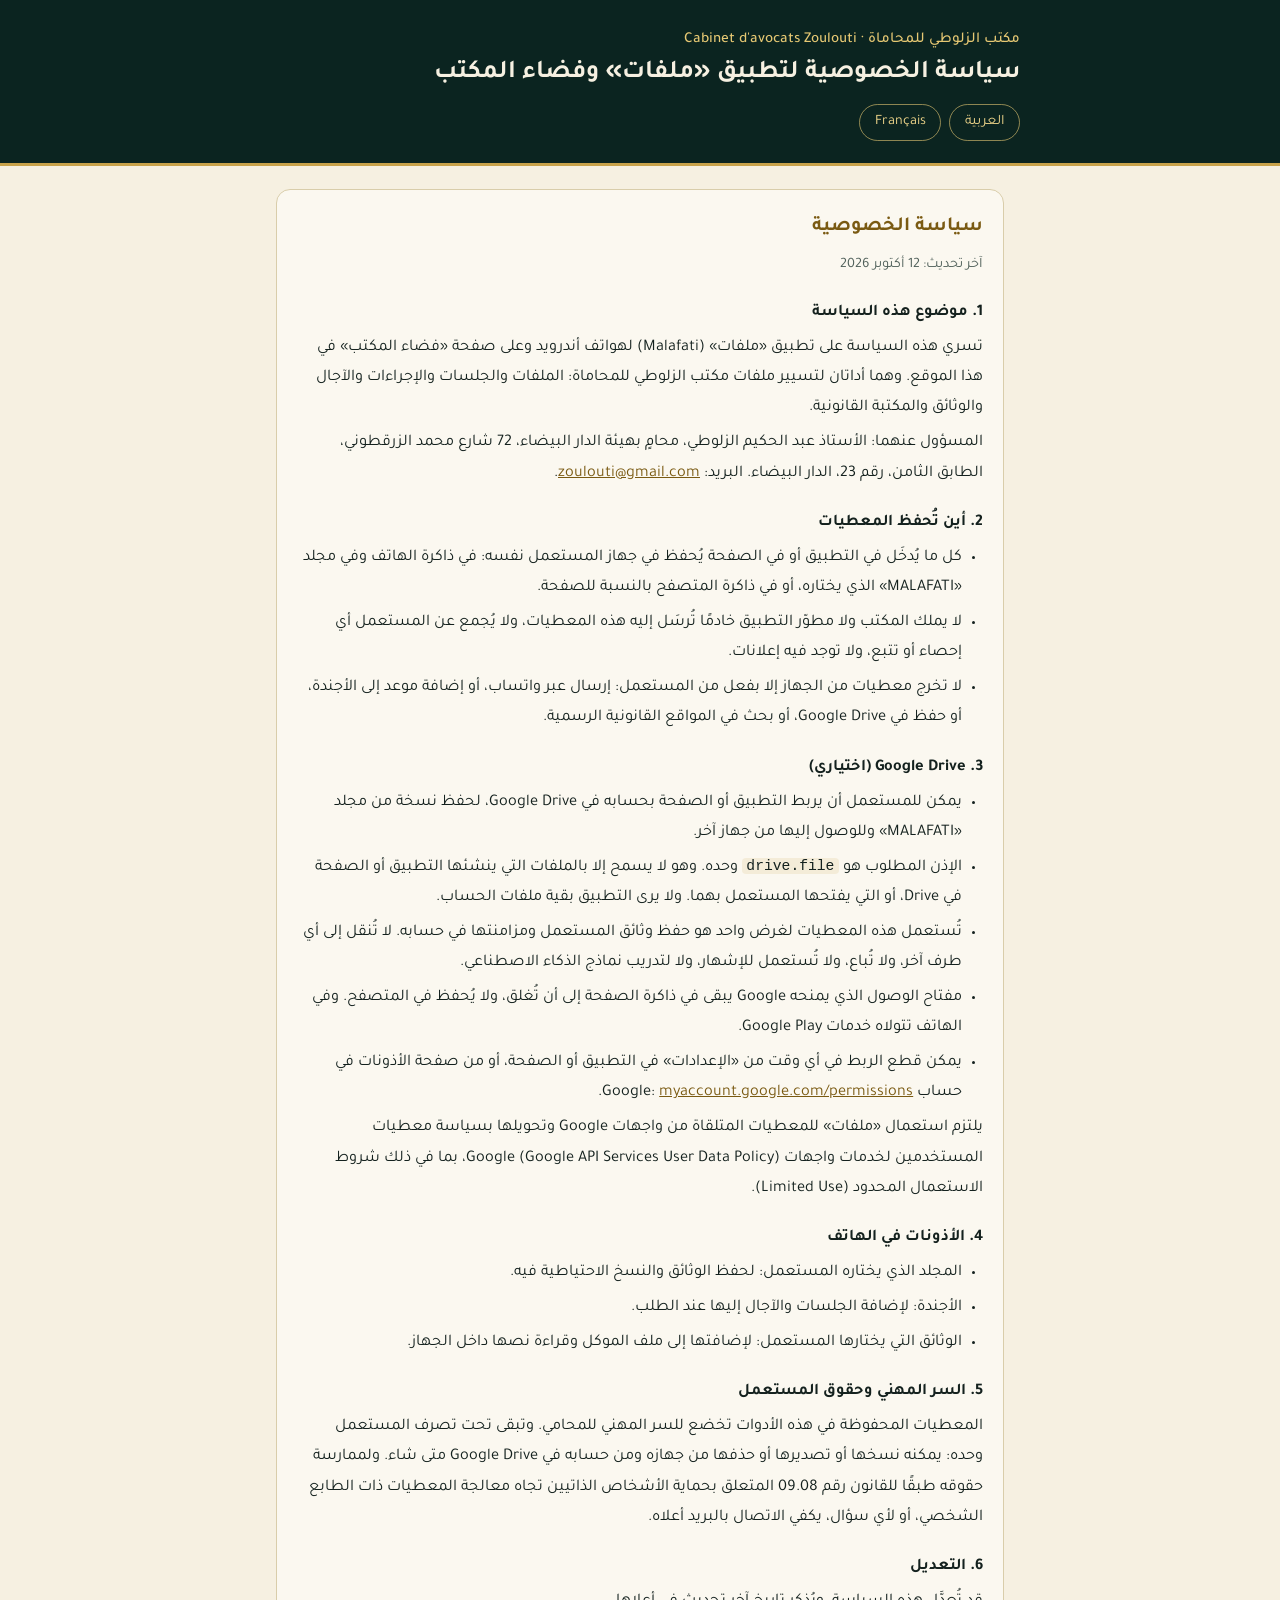
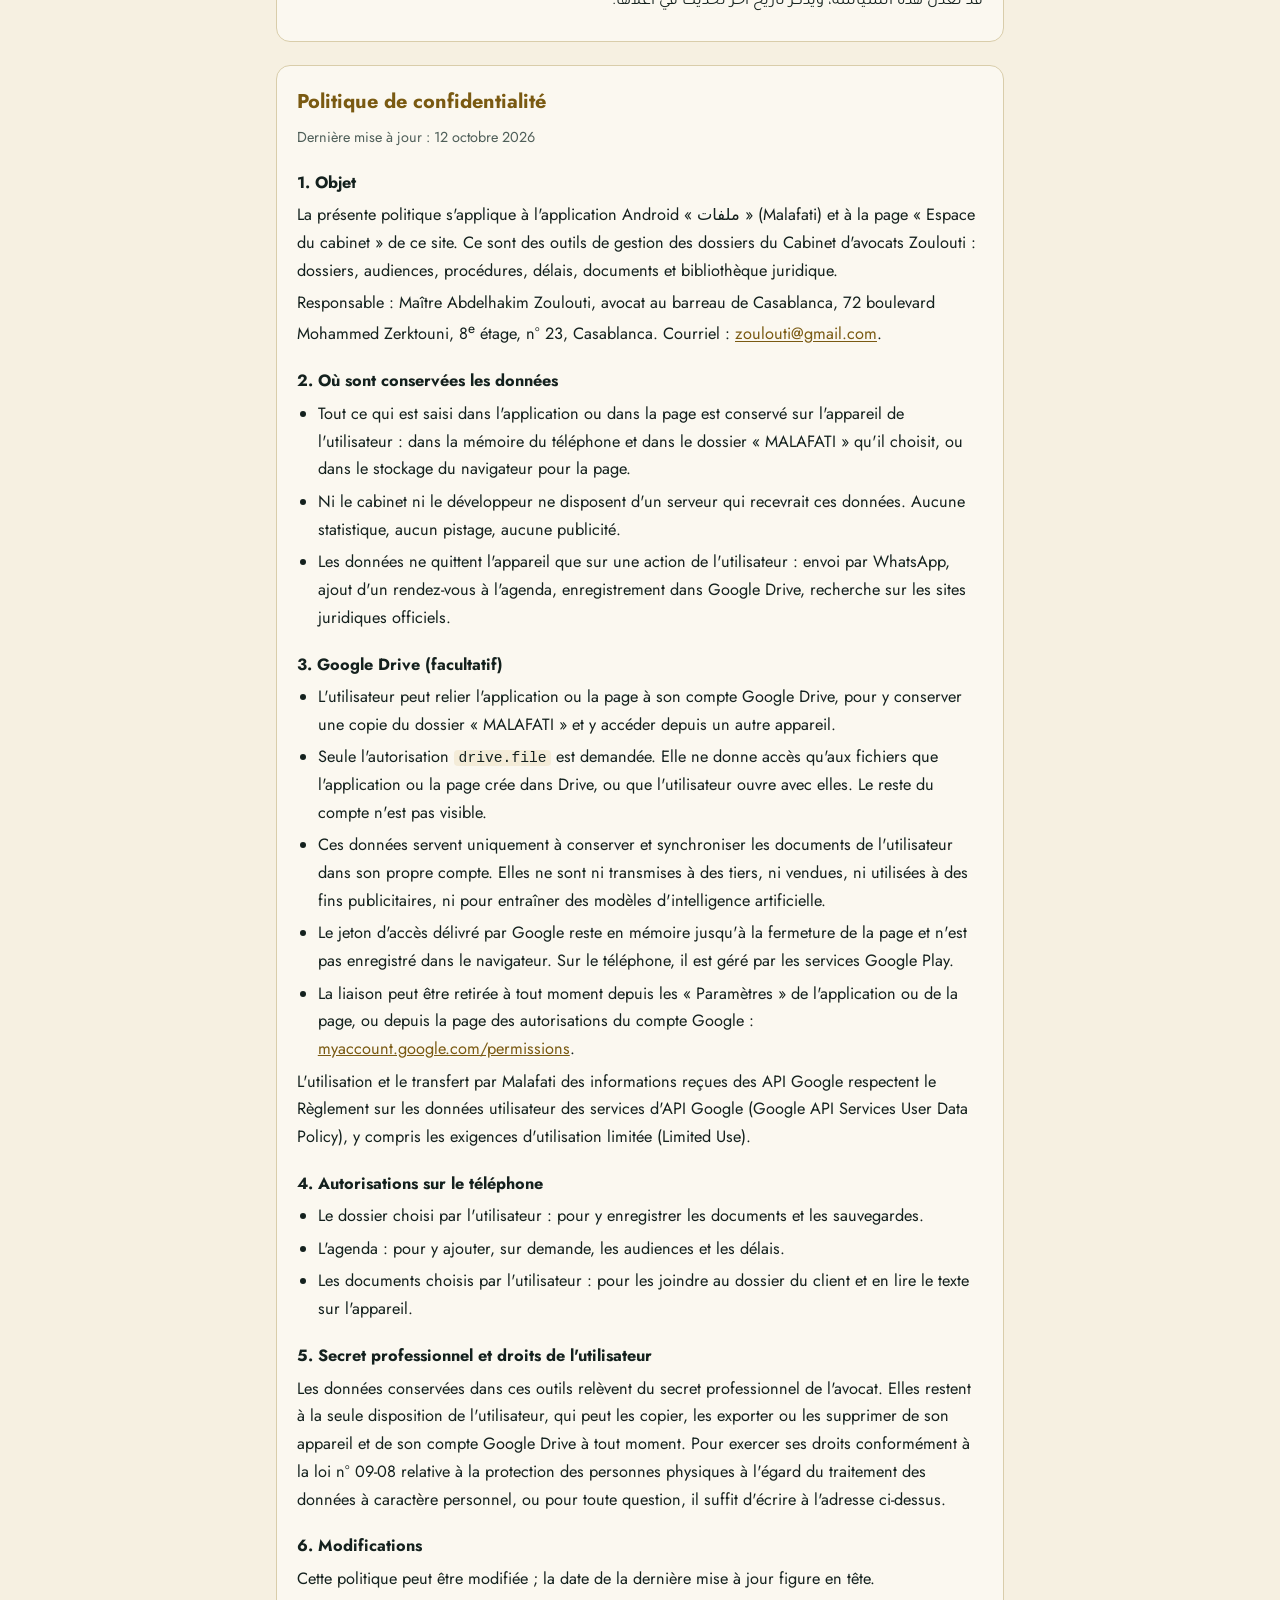
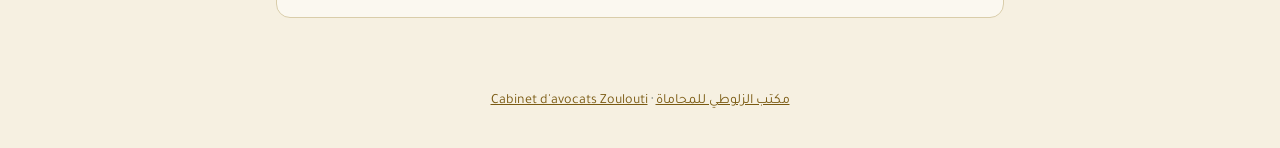
<file: confidentialite.html>
<!DOCTYPE html>
<html lang="ar" dir="rtl">
<head>
<meta charset="utf-8">
<meta name="viewport" content="width=device-width, initial-scale=1, viewport-fit=cover">
<title>سياسة الخصوصية | ملفات</title>
<meta name="description" content="سياسة الخصوصية لتطبيق «ملفات» ولفضاء المكتب، مكتب الزلوطي للمحاماة بالدار البيضاء. Politique de confidentialité de l'application Malafati.">
<meta name="theme-color" content="#0b2420">
<meta name="robots" content="index,follow">
<link rel="canonical" href="https://zoulouti-cell.github.io/avocat/confidentialite.html">
<link rel="icon" href="favicon.ico" sizes="any">
<link rel="icon" type="image/png" sizes="192x192" href="icon-192.png">
<link rel="stylesheet" href="https://fonts.googleapis.com/css2?family=Jost:wght@400;500;600&family=Tajawal:wght@400;500;700&display=swap">
<style>
:root{--bg:#f6f0e1;--paper:#fbf8f0;--fg:#14211e;--muted:#4f5f59;--line:#d9cdaa;--gt:#7a5a12;--gold:#c8a24a;--green:#0b2420}
@media(prefers-color-scheme:dark){:root:not([data-theme="light"]){--bg:#0c1815;--paper:#122520;--fg:#efe8d6;--muted:#a9b3ac;--line:#27403a;--gt:#d8b25c}}
:root[data-theme="dark"]{--bg:#0c1815;--paper:#122520;--fg:#efe8d6;--muted:#a9b3ac;--line:#27403a;--gt:#d8b25c}
*{box-sizing:border-box}
body{margin:0;background:var(--bg);color:var(--fg);font:400 1.02rem/1.85 "Tajawal",system-ui,sans-serif}
header{background:var(--green);color:#f6f0e1;padding:calc(env(safe-area-inset-top,0px) + 1.6rem) 1rem 1.4rem;border-bottom:3px solid var(--gold)}
.w{max-width:760px;margin:0 auto}
header p{margin:0;color:#e6c873;font-weight:500;font-size:.95rem}
header h1{margin:.2rem 0 .8rem;font-size:1.6rem;line-height:1.35}
nav a{display:inline-block;margin-inline-end:.5rem;padding:.25rem .9rem;border:1px solid rgba(230,200,115,.6);border-radius:999px;color:#f0d68a;text-decoration:none;font-size:.9rem}
main{padding:0 1rem 3rem}
section{background:var(--paper);border:1px solid var(--line);border-radius:14px;padding:1.2rem 1.25rem;margin:1.4rem 0}
section[lang=fr]{font-family:"Jost",system-ui,sans-serif;line-height:1.7}
h2{color:var(--gt);font-size:1.25rem;margin:0 0 .4rem}
h3{font-size:1.02rem;margin:1.2rem 0 .2rem}
p,li{margin:.3rem 0}
ul{padding-inline-start:1.3rem;margin:.3rem 0}
.d{color:var(--muted);font-size:.9rem}
a{color:var(--gt)}
code{font-size:.9em;background:rgba(200,162,74,.14);padding:0 .3rem;border-radius:4px;direction:ltr;unicode-bidi:embed}
footer{text-align:center;color:var(--muted);font-size:.88rem;padding:0 1rem 2rem}
</style>
</head>
<body>
<header><div class="w">
<p>مكتب الزلوطي للمحاماة · Cabinet d'avocats Zoulouti</p>
<h1>سياسة الخصوصية لتطبيق «ملفات» وفضاء المكتب</h1>
<nav><a href="#ar">العربية</a><a href="#fr" lang="fr">Français</a></nav>
</div></header>
<main class="w">

<section id="ar">
<h2>سياسة الخصوصية</h2>
<p class="d">آخر تحديث: 12 أكتوبر 2026</p>

<h3>1. موضوع هذه السياسة</h3>
<p>تسري هذه السياسة على تطبيق «ملفات» (Malafati) لهواتف أندرويد وعلى صفحة «فضاء المكتب» في هذا الموقع. وهما أداتان لتسيير ملفات مكتب الزلوطي للمحاماة: الملفات والجلسات والإجراءات والآجال والوثائق والمكتبة القانونية.</p>
<p>المسؤول عنهما: الأستاذ عبد الحكيم الزلوطي، محامٍ بهيئة الدار البيضاء، 72 شارع محمد الزرقطوني، الطابق الثامن، رقم 23، الدار البيضاء. البريد: <a href="mailto:zoulouti@gmail.com">zoulouti@gmail.com</a>.</p>

<h3>2. أين تُحفظ المعطيات</h3>
<ul>
<li>كل ما يُدخَل في التطبيق أو في الصفحة يُحفظ في جهاز المستعمل نفسه: في ذاكرة الهاتف وفي مجلد «MALAFATI» الذي يختاره، أو في ذاكرة المتصفح بالنسبة للصفحة.</li>
<li>لا يملك المكتب ولا مطوّر التطبيق خادمًا تُرسَل إليه هذه المعطيات، ولا يُجمع عن المستعمل أي إحصاء أو تتبع، ولا توجد فيه إعلانات.</li>
<li>لا تخرج معطيات من الجهاز إلا بفعل من المستعمل: إرسال عبر واتساب، أو إضافة موعد إلى الأجندة، أو حفظ في Google Drive، أو بحث في المواقع القانونية الرسمية.</li>
</ul>

<h3>3. Google Drive (اختياري)</h3>
<ul>
<li>يمكن للمستعمل أن يربط التطبيق أو الصفحة بحسابه في Google Drive، لحفظ نسخة من مجلد «MALAFATI» وللوصول إليها من جهاز آخر.</li>
<li>الإذن المطلوب هو <code>drive.file</code> وحده. وهو لا يسمح إلا بالملفات التي ينشئها التطبيق أو الصفحة في Drive، أو التي يفتحها المستعمل بهما. ولا يرى التطبيق بقية ملفات الحساب.</li>
<li>تُستعمل هذه المعطيات لغرض واحد هو حفظ وثائق المستعمل ومزامنتها في حسابه. لا تُنقل إلى أي طرف آخر، ولا تُباع، ولا تُستعمل للإشهار، ولا لتدريب نماذج الذكاء الاصطناعي.</li>
<li>مفتاح الوصول الذي يمنحه Google يبقى في ذاكرة الصفحة إلى أن تُغلق، ولا يُحفظ في المتصفح. وفي الهاتف تتولاه خدمات Google Play.</li>
<li>يمكن قطع الربط في أي وقت من «الإعدادات» في التطبيق أو الصفحة، أو من صفحة الأذونات في حساب Google: <a href="https://myaccount.google.com/permissions">myaccount.google.com/permissions</a>.</li>
</ul>
<p>يلتزم استعمال «ملفات» للمعطيات المتلقاة من واجهات Google وتحويلها بسياسة معطيات المستخدمين لخدمات واجهات Google (Google API Services User Data Policy)، بما في ذلك شروط الاستعمال المحدود (Limited Use).</p>

<h3>4. الأذونات في الهاتف</h3>
<ul>
<li>المجلد الذي يختاره المستعمل: لحفظ الوثائق والنسخ الاحتياطية فيه.</li>
<li>الأجندة: لإضافة الجلسات والآجال إليها عند الطلب.</li>
<li>الوثائق التي يختارها المستعمل: لإضافتها إلى ملف الموكل وقراءة نصها داخل الجهاز.</li>
</ul>

<h3>5. السر المهني وحقوق المستعمل</h3>
<p>المعطيات المحفوظة في هذه الأدوات تخضع للسر المهني للمحامي. وتبقى تحت تصرف المستعمل وحده: يمكنه نسخها أو تصديرها أو حذفها من جهازه ومن حسابه في Google Drive متى شاء. ولممارسة حقوقه طبقًا للقانون رقم 09.08 المتعلق بحماية الأشخاص الذاتيين تجاه معالجة المعطيات ذات الطابع الشخصي، أو لأي سؤال، يكفي الاتصال بالبريد أعلاه.</p>

<h3>6. التعديل</h3>
<p>قد تُعدَّل هذه السياسة، ويُذكر تاريخ آخر تحديث في أعلاها.</p>
</section>

<section id="fr" lang="fr" dir="ltr">
<h2>Politique de confidentialité</h2>
<p class="d">Dernière mise à jour&nbsp;: 12 octobre 2026</p>

<h3>1. Objet</h3>
<p>La présente politique s'applique à l'application Android «&nbsp;ملفات&nbsp;» (Malafati) et à la page «&nbsp;Espace du cabinet&nbsp;» de ce site. Ce sont des outils de gestion des dossiers du Cabinet d'avocats Zoulouti&nbsp;: dossiers, audiences, procédures, délais, documents et bibliothèque juridique.</p>
<p>Responsable&nbsp;: Maître Abdelhakim Zoulouti, avocat au barreau de Casablanca, 72&nbsp;boulevard Mohammed Zerktouni, 8<sup>e</sup> étage, n°&nbsp;23, Casablanca. Courriel&nbsp;: <a href="mailto:zoulouti@gmail.com">zoulouti@gmail.com</a>.</p>

<h3>2. Où sont conservées les données</h3>
<ul>
<li>Tout ce qui est saisi dans l'application ou dans la page est conservé sur l'appareil de l'utilisateur&nbsp;: dans la mémoire du téléphone et dans le dossier «&nbsp;MALAFATI&nbsp;» qu'il choisit, ou dans le stockage du navigateur pour la page.</li>
<li>Ni le cabinet ni le développeur ne disposent d'un serveur qui recevrait ces données. Aucune statistique, aucun pistage, aucune publicité.</li>
<li>Les données ne quittent l'appareil que sur une action de l'utilisateur&nbsp;: envoi par WhatsApp, ajout d'un rendez-vous à l'agenda, enregistrement dans Google Drive, recherche sur les sites juridiques officiels.</li>
</ul>

<h3>3. Google Drive (facultatif)</h3>
<ul>
<li>L'utilisateur peut relier l'application ou la page à son compte Google Drive, pour y conserver une copie du dossier «&nbsp;MALAFATI&nbsp;» et y accéder depuis un autre appareil.</li>
<li>Seule l'autorisation <code>drive.file</code> est demandée. Elle ne donne accès qu'aux fichiers que l'application ou la page crée dans Drive, ou que l'utilisateur ouvre avec elles. Le reste du compte n'est pas visible.</li>
<li>Ces données servent uniquement à conserver et synchroniser les documents de l'utilisateur dans son propre compte. Elles ne sont ni transmises à des tiers, ni vendues, ni utilisées à des fins publicitaires, ni pour entraîner des modèles d'intelligence artificielle.</li>
<li>Le jeton d'accès délivré par Google reste en mémoire jusqu'à la fermeture de la page et n'est pas enregistré dans le navigateur. Sur le téléphone, il est géré par les services Google Play.</li>
<li>La liaison peut être retirée à tout moment depuis les «&nbsp;Paramètres&nbsp;» de l'application ou de la page, ou depuis la page des autorisations du compte Google&nbsp;: <a href="https://myaccount.google.com/permissions">myaccount.google.com/permissions</a>.</li>
</ul>
<p>L'utilisation et le transfert par Malafati des informations reçues des API Google respectent le Règlement sur les données utilisateur des services d'API Google (Google API Services User Data Policy), y compris les exigences d'utilisation limitée (Limited Use).</p>

<h3>4. Autorisations sur le téléphone</h3>
<ul>
<li>Le dossier choisi par l'utilisateur&nbsp;: pour y enregistrer les documents et les sauvegardes.</li>
<li>L'agenda&nbsp;: pour y ajouter, sur demande, les audiences et les délais.</li>
<li>Les documents choisis par l'utilisateur&nbsp;: pour les joindre au dossier du client et en lire le texte sur l'appareil.</li>
</ul>

<h3>5. Secret professionnel et droits de l'utilisateur</h3>
<p>Les données conservées dans ces outils relèvent du secret professionnel de l'avocat. Elles restent à la seule disposition de l'utilisateur, qui peut les copier, les exporter ou les supprimer de son appareil et de son compte Google Drive à tout moment. Pour exercer ses droits conformément à la loi n°&nbsp;09-08 relative à la protection des personnes physiques à l'égard du traitement des données à caractère personnel, ou pour toute question, il suffit d'écrire à l'adresse ci-dessus.</p>

<h3>6. Modifications</h3>
<p>Cette politique peut être modifiée&nbsp;; la date de la dernière mise à jour figure en tête.</p>
</section>

</main>
<footer><a href="./">مكتب الزلوطي للمحاماة</a> · <a href="./" lang="fr">Cabinet d'avocats Zoulouti</a></footer>
</body>
</html>
</file>
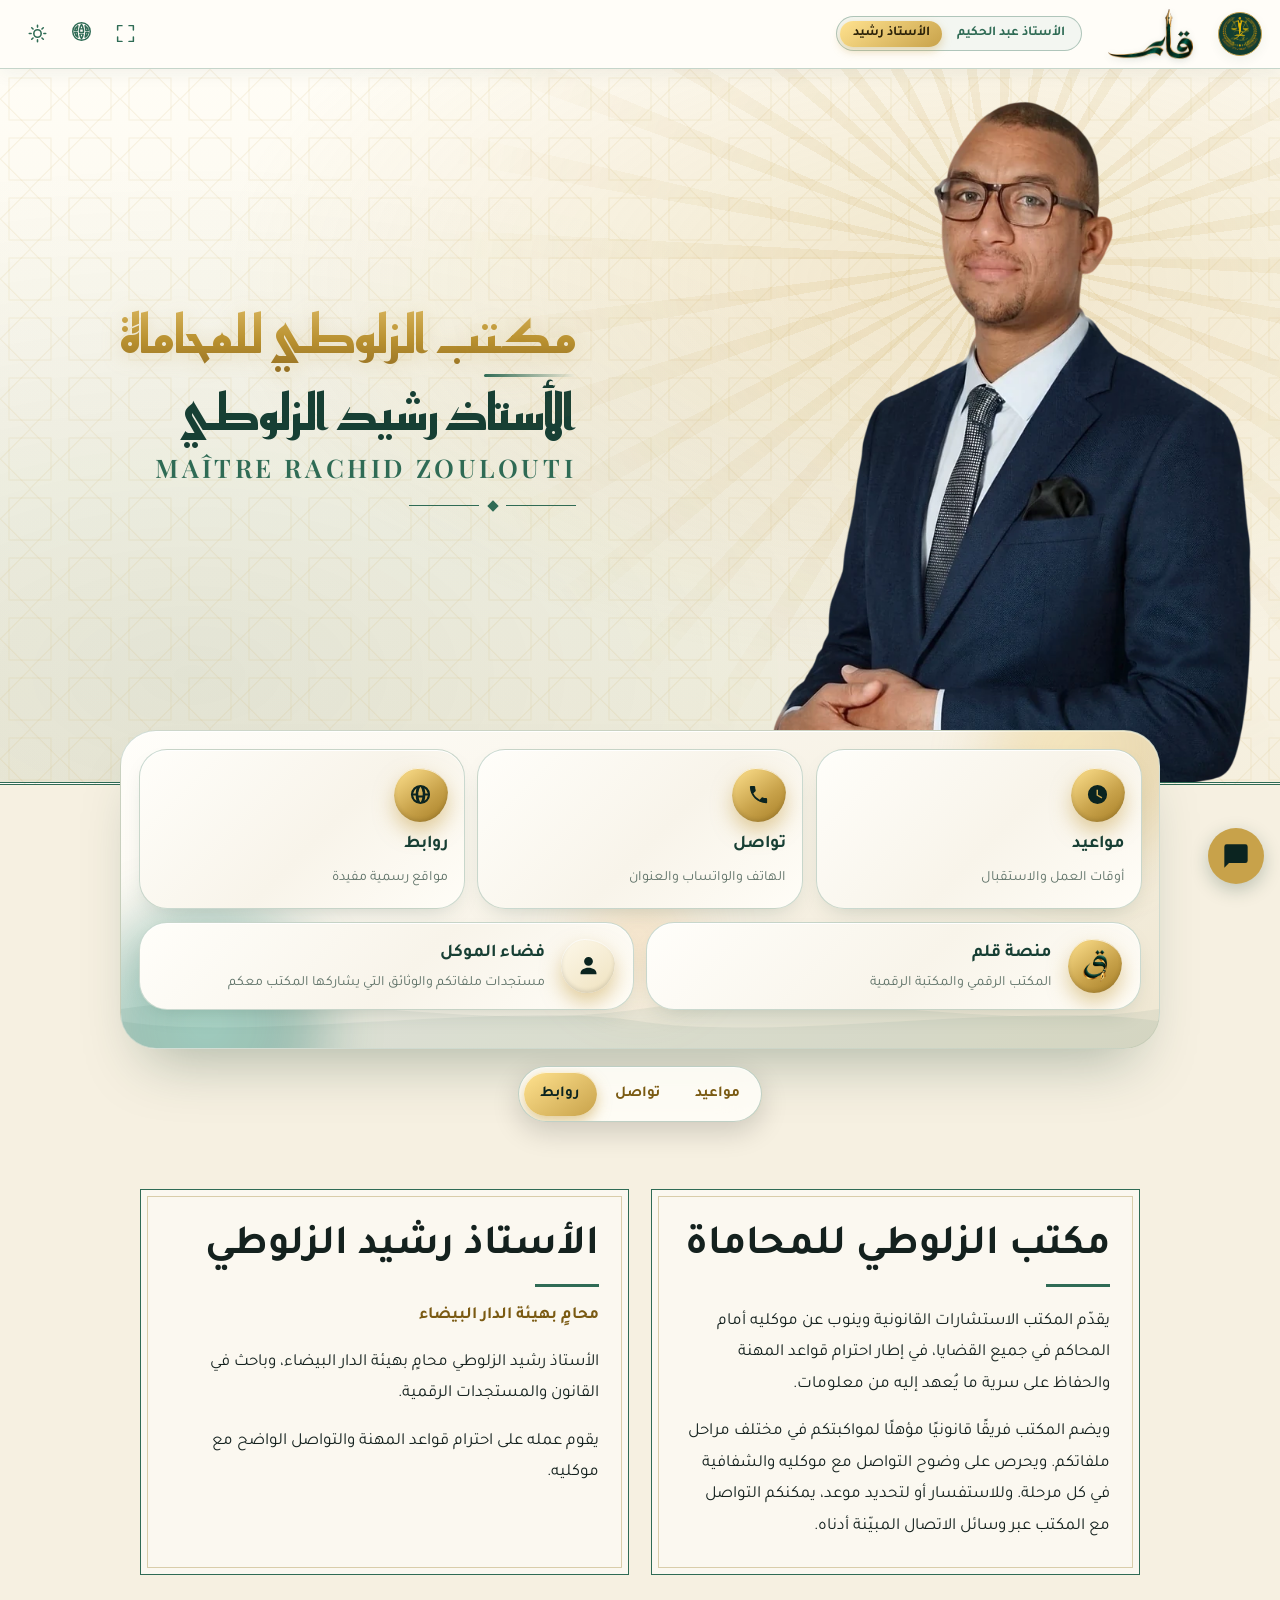
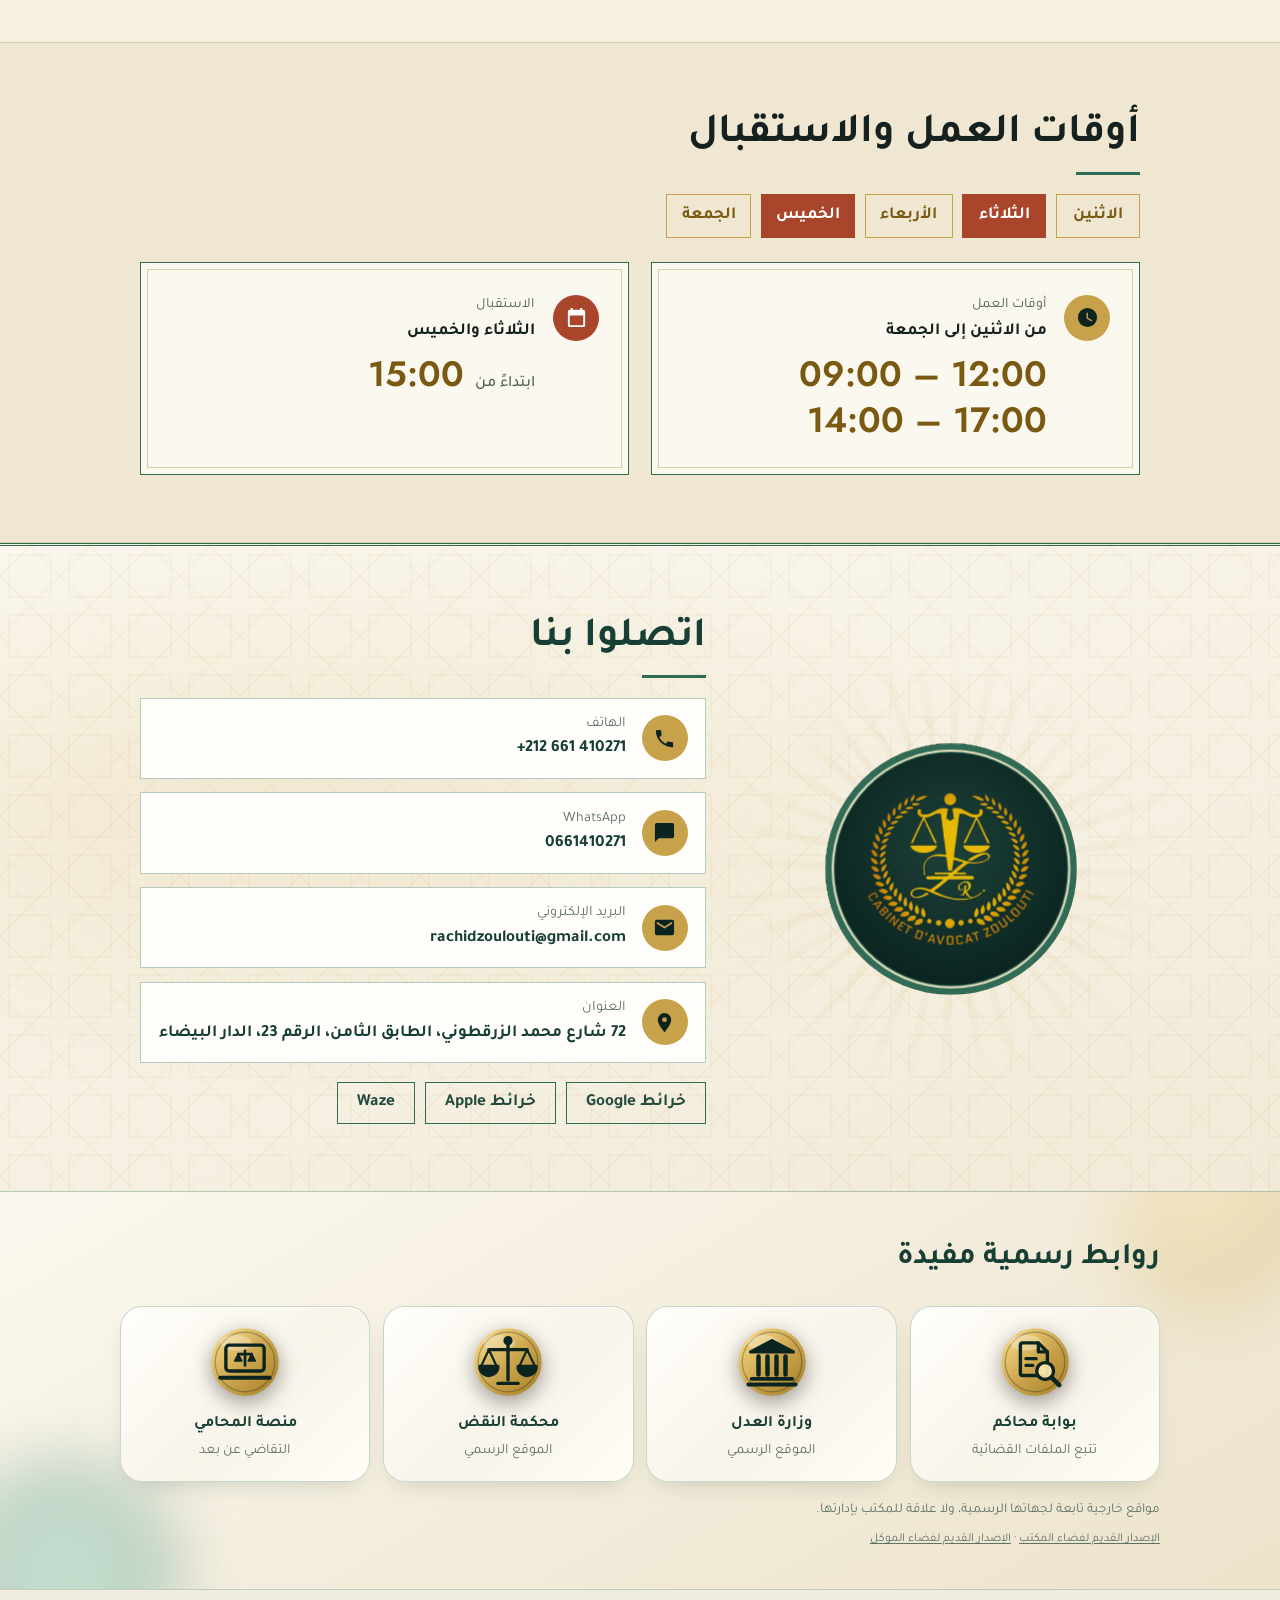
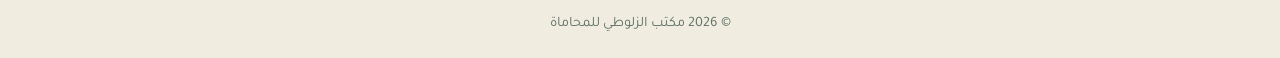
<file: rachid.html>
<!DOCTYPE html>
<html lang="ar" dir="rtl">
<head>
<meta charset="utf-8">
<meta name="viewport" content="width=device-width, initial-scale=1, viewport-fit=cover">
<title>مكتب الزلوطي للمحاماة | الأستاذ رشيد الزلوطي، الدار البيضاء</title>
<script>/* the look before the page is drawn: the one chosen here or in the office's space (the same choice), else the device's */
(function(){var d=document.documentElement,m='auto';try{m=localStorage.getItem('zl_theme')||'auto';}catch(e){}var mq=null;try{mq=matchMedia('(prefers-color-scheme: light)');}catch(e){}
  function ap(){var lt=m==='light'||(m==='auto'&&!!(mq&&mq.matches));d.setAttribute('data-theme',lt?'light':'dark');var tc=document.querySelector('meta[name=theme-color]');if(tc)tc.setAttribute('content',lt?'#fffefa':'#0b2420');}
  ap();if(mq){if(mq.addEventListener)mq.addEventListener('change',ap);else if(mq.addListener)mq.addListener(ap);}
  window.ZST={toggle:function(){m=d.getAttribute('data-theme')==='light'?'dark':'light';try{localStorage.setItem('zl_theme',m);}catch(e){}d.classList.add('thx');ap();setTimeout(function(){d.classList.remove('thx');},600);}};})();</script>

<meta name="description" content="مكتب الأستاذ رشيد الزلوطي، محامٍ بهيئة الدار البيضاء: استشارات قانونية وتمثيل أمام المحاكم. العنوان: 72 شارع محمد الزرقطوني، الطابق الثامن، رقم 23، الدار البيضاء. الهاتف: 0661410271.">
<meta name="theme-color" content="#0b2420">
<link rel="manifest" href="./app.webmanifest">
<meta name="apple-mobile-web-app-capable" content="yes">
<meta name="apple-mobile-web-app-title" content="قلم">
<meta property="og:type" content="website">
<meta property="og:title" content="مكتب الزلوطي للمحاماة | الأستاذ رشيد الزلوطي، الدار البيضاء">
<meta property="og:description" content="مكتب الأستاذ رشيد الزلوطي، محامٍ بهيئة الدار البيضاء: استشارات قانونية وتمثيل أمام المحاكم. العنوان: 72 شارع محمد الزرقطوني، الطابق الثامن، رقم 23، الدار البيضاء. الهاتف: 0661410271.">
<meta property="og:url" content="https://zoulouti-cell.github.io/avocat/rachid.html">
<meta property="og:site_name" content="مكتب الزلوطي للمحاماة">
<meta property="og:locale" content="ar_MA">
<meta property="og:locale:alternate" content="fr_MA">
<meta property="og:locale:alternate" content="en_US">
<meta property="og:image" content="https://zoulouti-cell.github.io/avocat/og-rachid.jpg">
<meta property="og:image:width" content="1200">
<meta property="og:image:height" content="630">
<meta property="og:image:alt" content="شعار مكتب الزلوطي للمحاماة وصورة الأستاذ رشيد الزلوطي">
<meta name="twitter:card" content="summary_large_image">
<meta name="twitter:title" content="مكتب الزلوطي للمحاماة | الأستاذ رشيد الزلوطي، الدار البيضاء">
<meta name="twitter:description" content="مكتب الأستاذ رشيد الزلوطي، محامٍ بهيئة الدار البيضاء: استشارات قانونية وتمثيل أمام المحاكم. العنوان: 72 شارع محمد الزرقطوني، الطابق الثامن، رقم 23، الدار البيضاء. الهاتف: 0661410271.">
<meta name="twitter:image" content="https://zoulouti-cell.github.io/avocat/og-rachid.jpg">
<meta name="robots" content="index,follow,max-image-preview:large">
<link rel="canonical" href="https://zoulouti-cell.github.io/avocat/rachid.html">
<script type="application/ld+json">{"@context": "https://schema.org", "@type": "LegalService", "@id": "https://zoulouti-cell.github.io/avocat/rachid.html#office", "name": "مكتب الزلوطي للمحاماة", "alternateName": ["Cabinet d'avocats Zoulouti", "Zoulouti Law Office", "Maître Rachid Zoulouti"], "url": "https://zoulouti-cell.github.io/avocat/rachid.html", "image": "https://zoulouti-cell.github.io/avocat/og-rachid.jpg", "logo": "https://zoulouti-cell.github.io/avocat/icon-512-r.png", "description": "مكتب محاماة بالدار البيضاء يقدم استشارات قانونية ويمثل موكليه أمام المحاكم.", "telephone": "+212661410271", "email": "rachidzoulouti@gmail.com", "address": {"@type": "PostalAddress", "streetAddress": "72 شارع محمد الزرقطوني، الطابق الثامن، رقم 23", "addressLocality": "الدار البيضاء", "addressCountry": "MA"}, "hasMap": "https://maps.app.goo.gl/qtuj6r26PXUFX1wm8", "areaServed": {"@type": "City", "name": "الدار البيضاء"}, "knowsLanguage": ["ar", "fr", "en"], "founder": {"@type": "Person", "name": "رشيد الزلوطي", "alternateName": "Rachid Zoulouti", "jobTitle": "محامٍ بهيئة الدار البيضاء", "knowsAbout": ["القانون", "المستجدات الرقمية"]}, "openingHoursSpecification": [{"@type": "OpeningHoursSpecification", "dayOfWeek": ["Monday", "Tuesday", "Wednesday", "Thursday", "Friday"], "opens": "09:00", "closes": "12:00"}, {"@type": "OpeningHoursSpecification", "dayOfWeek": ["Monday", "Tuesday", "Wednesday", "Thursday", "Friday"], "opens": "14:00", "closes": "17:00"}]}</script>
<link rel="icon" href="favicon-r.ico" sizes="any">
<link rel="icon" type="image/png" sizes="48x48" href="favicon-48-r.png">
<link rel="icon" type="image/png" sizes="192x192" href="icon-192-r.png">
<link rel="apple-touch-icon" href="apple-touch-icon-r.png">
<link rel="stylesheet" href="https://fonts.googleapis.com/css2?family=Jost:wght@400;500;600;700&family=Playfair+Display:wght@600;700&family=Reem+Kufi:wght@500;700&family=Tajawal:wght@400;500;700&display=swap">
<style id="css">
:root{--bg:#f6f0e1;--paper:#fbf8f0;--band:#efe7d2;--fg:#14211e;--muted:#4f5f59;--line:#d9cdaa;--gt:#7a5a12;--gold:#c8a24a;--green:#0b2420;--terra:#a8452a;--ivory:#f6f0e1;--fh:"Tajawal",system-ui,sans-serif;--fb:"Tajawal",system-ui,sans-serif;
--zel:url("data:image/svg+xml,%3Csvg xmlns='http://www.w3.org/2000/svg' width='60' height='60'%3E%3Cg fill='none' stroke='%23c8a24a' stroke-opacity='.13'%3E%3Crect x='9' y='9' width='42' height='42'/%3E%3Crect x='9' y='9' width='42' height='42' transform='rotate(45 30 30)'/%3E%3C/g%3E%3C/svg%3E")}
@media(prefers-color-scheme:dark){:root:not([data-theme="light"]){--bg:#0c1815;--paper:#122520;--band:#0f201c;--fg:#efe8d6;--muted:#a9b3ac;--line:#27403a;--gt:#d8b25c}}
:root[data-theme="dark"]{--bg:#0c1815;--paper:#122520;--band:#0f201c;--fg:#efe8d6;--muted:#a9b3ac;--line:#27403a;--gt:#d8b25c}
html:not([lang=ar]){--fh:"Playfair Display",Georgia,serif;--fb:"Jost",system-ui,sans-serif}
html{scroll-behavior:smooth;scroll-padding-top:7.5rem}
*{box-sizing:border-box}
body{margin:0;background:var(--bg);color:var(--fg);font:400 1.0625rem/1.85 var(--fb);overflow-x:hidden}
html:not([lang=ar]) body{line-height:1.7}
a{color:inherit}
:focus-visible{outline:3px solid var(--gold);outline-offset:3px}
svg.i{width:20px;height:20px;fill:currentColor;flex:none}
.bar{position:sticky;top:0;z-index:20;background:rgba(11,36,32,.9);-webkit-backdrop-filter:blur(10px);backdrop-filter:blur(10px);border-bottom:1px solid rgba(200,162,74,.4);padding:calc(env(safe-area-inset-top,0px) + .55rem) 1.1rem .55rem;display:flex;align-items:center;gap:.7rem}
.bar img{height:44px;width:auto;display:block}
.sp{flex:1}
.lang{position:relative}
.lbtn{display:flex;align-items:center;gap:.35rem;background:none;border:1px solid var(--gold);color:var(--gold);padding:0 .6rem;min-height:40px;font:600 .85rem "Jost",sans-serif;cursor:pointer}
.lbtn .chev{width:18px;height:18px;transition:rotate .25s}
.lbtn[aria-expanded=true] .chev{rotate:180deg}
.lmenu{position:absolute;inset-block-start:calc(100% + 6px);inset-inline-end:0;margin:0;padding:.3rem;list-style:none;min-width:160px;background:var(--green);border:1px solid var(--gold);box-shadow:0 12px 30px rgba(0,0,0,.4);z-index:30}
.lmenu button{display:flex;width:100%;align-items:center;justify-content:space-between;gap:1rem;background:none;border:0;color:#efe8d6;padding:.6rem .8rem;font:500 1rem "Tajawal","Jost",sans-serif;cursor:pointer;text-align:start}
.lmenu button:hover{background:rgba(200,162,74,.18)}
.lmenu button[aria-current=true]{color:var(--gold);font-weight:700}
.lmenu button[aria-current=true]::after{content:"\2713"}
.btn{position:relative;overflow:hidden;display:inline-flex;align-items:center;justify-content:center;gap:.5rem;padding:.65rem 1.5rem;font-weight:700;text-decoration:none;border:1.5px solid var(--gold);line-height:1.5;transition:background .25s,color .25s}
.btn.p{background:var(--gold);color:var(--green)}
.btn.p::after{content:"";position:absolute;inset:0;background:linear-gradient(110deg,transparent 35%,rgba(255,255,255,.5) 50%,transparent 65%);transform:translateX(-130%);animation:sheen 4.5s ease-in-out 2s infinite}
.btn.s{color:var(--gold)}
.btn.s:hover{background:var(--gold);color:var(--green)}
.call{min-height:40px;padding:.4rem 1rem}
.hero{position:relative;overflow:hidden;background:var(--zel),radial-gradient(ellipse at 75% 30%,rgba(200,162,74,.16),transparent 55%),var(--green);color:var(--ivory);padding:1.4rem 1.25rem 0;border-bottom:3px double var(--gold)}
.hin{max-width:1040px;margin:0 auto;display:grid;gap:2rem;align-items:end}
.a{animation:up .9s cubic-bezier(.2,.7,.2,1) var(--d,0s) both}
.eyebrow{color:var(--gold);font-weight:500;margin:0 0 .5rem}
html:not([lang=ar]) .eyebrow{letter-spacing:.24em;text-transform:uppercase;font-size:.85rem}
.name-ar{font:700 clamp(2.3rem,8.5vw,4.3rem)/1.2 "Reem Kufi",serif;margin:0}
h1{font:600 clamp(1.05rem,3.6vw,1.6rem)/1.3 "Playfair Display",Georgia,serif;letter-spacing:.14em;text-transform:uppercase;margin:.5rem 0 1.1rem;color:#e9dfc2}
.orn{display:flex;align-items:center;gap:.6rem;color:var(--gold)}
.orn i{height:1px;width:70px;background:currentColor}
.orn b{width:8px;height:8px;background:currentColor;transform:rotate(45deg)}
.badge{display:inline-flex;gap:.55rem;align-items:center;border:1px solid rgba(200,162,74,.6);padding:.4rem .9rem;margin:1.2rem 0 1.4rem;color:#f0e6c8;font-size:.98rem;line-height:1.5}
.badge svg{fill:var(--gold)}
.welcome{font:600 clamp(1.3rem,3.8vw,1.8rem)/1.5 var(--fh);color:var(--ivory);margin:1.1rem 0 0}
.cta{display:flex;flex-wrap:wrap;gap:.75rem}
.fig{position:relative;margin:0 -1.25rem 0 auto;width:min(calc(100% + 1.25rem),560px);transform-origin:50% 100%;animation:pop 1.3s cubic-bezier(.2,.7,.2,1) .2s both}
.fig .rays{top:30%}
.cut{position:relative;display:block;width:100%;height:auto}
.txt{align-self:start}
.rays{position:absolute;left:50%;top:50%;width:var(--rw,230%);aspect-ratio:1;translate:-50% -50%;background:repeating-conic-gradient(rgba(200,162,74,.22) 0 3deg,transparent 3deg 10deg);-webkit-mask-image:radial-gradient(circle,#000 0,transparent 62%);mask-image:radial-gradient(circle,#000 0,transparent 62%);animation:spin 150s linear infinite;pointer-events:none}
.qa{max-width:760px;margin:-3.6rem auto 0;padding:0 1.25rem;display:grid;grid-template-columns:repeat(3,1fr);gap:.7rem;position:relative;z-index:2}
.qa a{background:var(--paper);border:1px solid var(--gold);outline:1px solid var(--line);outline-offset:-6px;padding:1.1rem .4rem;text-align:center;text-decoration:none;font-weight:700;display:grid;justify-items:center;gap:.45rem;box-shadow:0 14px 30px rgba(0,0,0,.2);transition:translate .3s}
.qa a:hover{translate:0 -4px}
.dock{position:relative;isolation:isolate;overflow:hidden;max-width:1040px;margin:-3.4rem auto 0;padding:1.1rem 1.1rem 2.4rem;border-radius:36px;background:linear-gradient(150deg,#12463d 0%,#0b2420 52%,#0f3a33 100%);box-shadow:0 34px 60px -24px rgba(0,0,0,.6),inset 0 1px 0 rgba(255,255,255,.16);z-index:2}
.orb{position:absolute;z-index:-1;border-radius:50%;filter:blur(30px);will-change:transform;translate:0 calc(var(--sy,0px)*-1)}
.o1{width:220px;height:220px;top:-70px;inset-inline-start:-50px;background:radial-gradient(circle at 35% 35%,#ffe08a,#c8a24a 55%,transparent 72%);opacity:.8;animation:d1 15s ease-in-out infinite alternate}
.o2{width:250px;height:250px;bottom:-100px;inset-inline-end:-40px;background:radial-gradient(circle,#3cc7b1,#0f6b5d 58%,transparent 74%);opacity:.75;animation:d2 18s ease-in-out infinite alternate}
.o3{width:170px;height:170px;top:38%;inset-inline-start:42%;background:radial-gradient(circle,#f0b970,transparent 68%);opacity:.5;animation:d3 12s ease-in-out infinite alternate}
@keyframes d1{to{transform:translate(120px,90px) scale(1.2)}}
@keyframes d2{to{transform:translate(-110px,-70px) scale(1.15)}}
@keyframes d3{to{transform:translate(-90px,60px) scale(.8)}}
.wv{position:absolute;z-index:-1;left:0;bottom:0;width:200%;height:78px;direction:ltr;animation:wave 16s linear infinite}
.wv path{fill:rgba(255,255,255,.07)}
.w2{height:64px;animation-duration:10s;animation-direction:reverse}
.w2 path{fill:rgba(200,162,74,.16)}
@keyframes wave{to{transform:translateX(-50%)}}
.portals{display:grid;grid-template-columns:repeat(2,1fr);gap:.8rem;margin:0;padding:0}
.portals a.pt{display:block;color:#f6f1e2;text-decoration:none;-webkit-tap-highlight-color:transparent;outline:none}
.pti{position:relative;display:grid;gap:.4rem;justify-items:start;align-content:start;height:100%;padding:1.1rem 1rem 1.2rem;border-radius:28px;overflow:hidden;background:linear-gradient(135deg,rgba(255,255,255,.24),rgba(255,255,255,.05) 55%,rgba(255,255,255,.13));border:1px solid rgba(255,255,255,.3);-webkit-backdrop-filter:blur(22px) saturate(1.7);backdrop-filter:blur(22px) saturate(1.7);box-shadow:0 12px 30px rgba(0,0,0,.28),inset 0 1px 0 rgba(255,255,255,.5),inset 0 -1px 0 rgba(255,255,255,.08);transform:perspective(800px) rotateX(var(--rx,0deg)) rotateY(var(--ry,0deg)) scale(var(--sc,1));transition:transform .55s cubic-bezier(.34,1.56,.64,1),box-shadow .4s}
.pti::before{content:"";position:absolute;inset:0;background:radial-gradient(240px circle at var(--mx,50%) var(--my,0%),rgba(255,255,255,.38),transparent 62%);opacity:0;transition:opacity .35s;pointer-events:none}
.pti::after{content:"";position:absolute;inset:0;background:linear-gradient(115deg,transparent 42%,rgba(255,255,255,.22) 50%,transparent 58%);transform:translateX(-130%);animation:glint 7s ease-in-out infinite;pointer-events:none}
.pt:nth-child(2) .pti::after{animation-delay:1.2s}.pt:nth-child(3) .pti::after{animation-delay:2.4s}.pt:nth-child(4) .pti::after{animation-delay:3.6s}
@keyframes glint{0%,70%{transform:translateX(-130%)}100%{transform:translateX(130%)}}
.pt:hover .pti::before,.pt:focus-visible .pti::before{opacity:1}
.pt:hover .pti,.pt:focus-visible .pti{--sc:1.035;box-shadow:0 22px 42px rgba(0,0,0,.38),inset 0 1px 0 rgba(255,255,255,.6),inset 0 -1px 0 rgba(255,255,255,.1)}
.pt:active .pti{--sc:.965}
.pti .ic{width:54px;height:54px;border-radius:44% 56% 52% 48%/50% 44% 56% 50%;background:linear-gradient(145deg,#ffe28f,#c8a24a 58%,#a67e26);color:#0b2420;box-shadow:0 10px 20px rgba(200,162,74,.5),inset 0 1px 0 rgba(255,255,255,.75),inset 0 -2px 4px rgba(0,0,0,.12);animation:morph 9s ease-in-out infinite,bob 5s ease-in-out infinite}
.pt:nth-child(2) .ic{animation-delay:-2s,.6s}.pt:nth-child(3) .ic{animation-delay:-4s,1.2s}.pt:nth-child(4) .ic{animation-delay:-6s,1.8s}
@keyframes morph{50%{border-radius:58% 42% 46% 54%/46% 58% 42% 54%}}
@keyframes bob{0%,100%{translate:0 0}50%{translate:0 -5px}}
.pti b{font-size:1.12rem;color:#fff;text-shadow:0 1px 8px rgba(0,0,0,.25)}
.pti small{color:rgba(246,241,226,.8);line-height:1.5;font-weight:400}
.pgh{grid-column:1/-1;margin:.5rem .2rem 0;color:#e6c873;font-weight:700;display:flex;align-items:center;gap:.7rem}.pgh::after{content:"";flex:1;height:1px;background:linear-gradient(90deg,rgba(230,200,115,.7),transparent)}
.pt.tool .pti{padding:.8rem .9rem;gap:.25rem}.pt.tool .ic{width:42px;height:42px}.pt.tool b{font-size:1rem}.pt.tool small{font-size:.82rem}
.seg{overflow-x:auto;scrollbar-width:none}.seg::-webkit-scrollbar{display:none}.seg button{white-space:nowrap;flex:none}
.pt.tool.last{grid-column:1/-1}
.pt.wide{grid-column:1/-1}@media(min-width:860px){.pt.wide{grid-column:span 2}}.pt.wide .pti{display:flex;align-items:center;gap:1rem;padding:.9rem 1.1rem}.pt.wide .tx{display:grid;gap:.15rem}
.rip{position:absolute;width:18px;height:18px;margin:-9px 0 0 -9px;border-radius:50%;background:rgba(255,255,255,.5);pointer-events:none;animation:rip .8s ease-out forwards}
@keyframes rip{to{transform:scale(16);opacity:0}}
.js .portals .pt.rv{opacity:0;transform:translateY(30px) scale(.9);filter:blur(10px);transition:opacity .9s ease,transform 1s cubic-bezier(.34,1.45,.64,1),filter .9s ease}
.js .portals .pt.rv.in{opacity:1;transform:none;filter:none}
.chips{position:sticky;top:calc(env(safe-area-inset-top,0px) + 66px);z-index:19;display:flex;gap:.1rem;width:max-content;max-width:calc(100% - 1.4rem);margin:1.1rem auto 0;padding:.3rem;border-radius:999px;overflow-x:auto;scrollbar-width:none;background:rgba(251,248,240,.66);border:1px solid rgba(200,162,74,.5);-webkit-backdrop-filter:blur(20px) saturate(1.6);backdrop-filter:blur(20px) saturate(1.6);box-shadow:0 10px 28px rgba(0,0,0,.16),inset 0 1px 0 rgba(255,255,255,.6)}
.chips::-webkit-scrollbar{display:none}
.chips a{position:relative;z-index:1;flex:none;text-decoration:none;font-weight:700;font-size:.95rem;padding:.5rem 1.05rem;border-radius:999px;color:var(--gt);transition:color .35s}
.chips a[aria-current=true]{color:#0b2420}
.chips .ind{position:absolute;z-index:0;top:.3rem;bottom:.3rem;left:0;width:0;border-radius:999px;background:linear-gradient(145deg,#ffe28f,#c8a24a);box-shadow:0 6px 14px rgba(200,162,74,.55),inset 0 1px 0 rgba(255,255,255,.7);transition:left .55s cubic-bezier(.34,1.35,.64,1),width .55s cubic-bezier(.34,1.35,.64,1)}
@media(prefers-color-scheme:dark){:root:not([data-theme="light"]) .chips{background:rgba(18,37,32,.62)}}
:root[data-theme="dark"] .chips{background:rgba(18,37,32,.62)}
@media(prefers-reduced-motion:reduce){.js .portals .pt.rv{opacity:1;transform:none;filter:none}}
@media(min-width:860px){.portals{grid-template-columns:repeat(4,1fr)}}
.ic{flex:none;width:46px;height:46px;border-radius:50%;background:var(--gold);color:var(--green);display:grid;place-items:center}
.ic svg{width:23px;height:23px;fill:currentColor}
.sec{max-width:1040px;margin:0 auto;padding:4.2rem 1.25rem}
.alt{background:var(--band);border-block:1px solid var(--line)}
h2{font:700 clamp(1.8rem,5vw,2.6rem)/1.25 var(--fh);margin:0 0 1.2rem;position:relative;padding-bottom:.8rem}
h2::after{content:"";position:absolute;inset-inline-start:0;bottom:0;width:64px;height:3px;background:var(--gold);transform-origin:100% 50%}
html[dir=ltr] h2::after{transform-origin:0 50%}
.js h2::after{transform:scaleX(0);transition:transform .9s cubic-bezier(.2,.7,.2,1) .35s}
.js .in>h2::after,.js h2.in::after{transform:none}
.cards,.hgrid{display:grid;gap:1.4rem}
.card{background:var(--paper);border:1px solid var(--gold);outline:1px solid var(--line);outline-offset:-8px;padding:2rem 1.8rem}
.card p{margin:0 0 1rem;max-width:56ch}
.card p:last-child{margin:0}
.sub{color:var(--gt);font-weight:700;margin:-.4rem 0 1rem!important}
.week{display:flex;flex-wrap:wrap;gap:.6rem;margin:0 0 1.5rem}
.week span{min-width:84px;text-align:center;padding:.5rem .9rem;border:1.5px solid var(--gold);font-weight:700;color:var(--gt);line-height:1.5}
.week .rc{background:var(--terra);border-color:var(--terra);color:#fff}
.hc{display:flex;gap:1.1rem;align-items:flex-start}
.hc.r .ic{background:var(--terra);color:#fff}
.hc small{display:block;color:var(--muted);line-height:1.5}
.hc b{display:block;font-weight:700;margin-bottom:.2rem}
.big{display:block;font:600 clamp(1.7rem,5vw,2.2rem)/1.3 "Jost",sans-serif;color:var(--gt)}
.big .pre{font:500 1rem var(--fb);color:var(--muted)}
[hidden]{display:none!important}
.btn.o{border-color:var(--gt);color:var(--gt)}
.btn.o:hover{background:var(--gt);color:var(--paper)}
.lead{margin:0 0 1.2rem!important;color:var(--muted)}
.trf{display:grid;gap:.9rem;grid-template-columns:repeat(auto-fit,minmax(min(100%,200px),1fr));align-items:end;margin-bottom:1rem}
.trf label{display:grid;gap:.3rem;font-weight:700;font-size:.95rem}
.trf input,.trf select{font:inherit;padding:.6rem .8rem;border:1px solid var(--gold);background:var(--bg);color:var(--fg);border-radius:0;min-height:46px;width:100%}
.msg{margin:.8rem 0 0!important;color:var(--terra);font-weight:700}
.msg.ok{color:var(--gt)}
.note{font-size:.9rem;color:var(--muted);margin:1rem 0 0!important}
.steps{display:grid;grid-template-columns:repeat(6,1fr);counter-reset:s;margin:1.6rem 0 .6rem}
.step{position:relative;counter-increment:s;text-align:center;padding:2.9rem .3rem 0;font-weight:700;font-size:.95rem;line-height:1.4;color:var(--muted)}
.step::before{content:counter(s);position:absolute;top:0;left:50%;translate:-50% 0;width:2.2rem;height:2.2rem;display:grid;place-items:center;border:1.5px solid var(--gold);background:var(--paper);color:var(--gt);font-family:"Jost",sans-serif;z-index:1;transition:background .5s,color .5s,box-shadow .5s}
.step::after{content:"";position:absolute;top:1.1rem;inset-inline-start:-50%;inset-inline-end:50%;height:2px;background:var(--line)}
.step:first-child::after{display:none}
.step.on{color:var(--fg)}
.step.on::before{background:var(--gold);color:var(--green)}
.step.on::after{background:var(--gold)}
.step.cur::before{box-shadow:0 0 0 6px rgba(200,162,74,.28)}
.upd{margin:.6rem 0 0!important;color:var(--muted)}
.adm{margin-top:1.8rem;padding-top:1.4rem;border-top:1px dashed var(--gold)}
.adm h3{margin:0 0 1rem;font:700 1.2rem var(--fh)}
.adm .row2{display:flex;gap:.6rem;flex-wrap:wrap}
.fl{display:grid;gap:.8rem;margin-top:1.2rem}
.fc{display:grid;gap:.55rem;padding:1rem 1.1rem;border:1px solid var(--line);background:var(--bg)}
.fc h4{margin:0;font:700 1.1rem var(--fh)}
.meta{color:var(--muted);font-size:.95rem;margin:0}
.chip{display:inline-block;padding:.05rem .7rem;border:1.5px solid var(--gold);font-weight:700;font-size:.85rem;color:var(--gt)}
.chip.s2{background:var(--terra);border-color:var(--terra);color:#fff}
.chip.s3{background:var(--gt);border-color:var(--gt);color:var(--paper)}
.btn.sm{padding:.3rem .9rem;font-size:.9rem;min-height:38px}
.fc select{font:inherit;padding:.3rem .5rem;border:1px solid var(--gold);background:var(--bg);color:var(--fg);min-height:38px}
.fc details{border-top:1px dashed var(--line);padding-top:.6rem}
.fc summary{cursor:pointer;font-weight:700;color:var(--gt)}
.al{display:grid;gap:.4rem;margin:.7rem 0;padding:0;list-style:none}
.al li{display:flex;flex-wrap:wrap;gap:.3rem .9rem;align-items:center;padding:.5rem .7rem;border:1px solid var(--line);background:var(--paper)}
.al .dt{font-family:"Jost",sans-serif;font-weight:600;color:var(--gt);direction:ltr;unicode-bidi:isolate}
.al .x{margin-inline-start:auto}
.pbox{border:1px solid var(--gold);background:var(--paper);padding:.8rem 1rem;margin-top:.3rem}
.pbox h5{margin:0 0 .5rem;font:700 1rem var(--fh);color:var(--gt)}
.pbox .al{margin:.3rem 0 .6rem}
.addf{margin-top:1.5rem;border-top:1px dashed var(--gold);padding-top:.9rem}
.addf>summary{cursor:pointer;font:700 1.1rem var(--fh);color:var(--gt);margin-bottom:.9rem}
.fin{position:relative;overflow:hidden;background:var(--zel),var(--green);color:var(--ivory);border-top:3px double var(--gold)}
.fin .sec{display:grid;gap:3.5rem;align-items:center}
.fin h2{color:var(--ivory)}
.emb{position:relative;justify-self:center;width:min(82%,350px);aspect-ratio:1;display:grid;place-items:center;--rw:170%}
.stage{position:relative;width:80%;aspect-ratio:1;perspective:900px;animation:vis 16s linear infinite}
.coin{position:absolute;inset:0;transform-style:preserve-3d;animation:turn 16s linear infinite}
.js .emb:not(.in) .coin,.js .emb:not(.in) .stage{animation-play-state:paused}
.edge,.face{position:absolute;inset:0;border-radius:50%}
.face{backface-visibility:hidden;-webkit-backface-visibility:hidden;overflow:hidden;display:grid;place-items:center;background:radial-gradient(circle at 50% 42%,#1d4239,#0b2420 72%)}
.face::after{content:"";position:absolute;inset:0;border-radius:50%;box-shadow:inset 0 0 0 6px #c8a24a,inset 0 0 0 8px #0b2420,inset 0 0 0 9px #c8a24a}
.front{transform:translateZ(10px)}
.back{transform:rotateY(180deg) translateZ(10px)}
.front img{width:66%;height:auto;display:block}
.back img{width:100%;height:100%;object-fit:cover;object-position:50% 14%;display:block}
.dust{position:absolute;aspect-ratio:1;border-radius:50%;background:#ffd76a;box-shadow:0 0 6px #ffc62f;opacity:0;pointer-events:none;animation:dust 4.5s ease-out infinite}
.rows{display:grid;gap:.85rem}
.row{display:flex;gap:1rem;align-items:center;padding:.95rem 1.1rem;background:rgba(255,255,255,.05);border:1px solid rgba(200,162,74,.4);text-decoration:none;transition:border-color .25s,box-shadow .25s}
.row:hover{border-color:var(--gold);box-shadow:0 8px 24px rgba(0,0,0,.3)}
.row small{display:block;color:#b4c2ba;font-size:.9rem;line-height:1.5}
.row b{display:block;font-weight:700;line-height:1.6;overflow-wrap:anywhere}
.maps{display:flex;flex-wrap:wrap;gap:.6rem;margin-top:1.2rem}
.maps .btn{padding:.45rem 1.2rem}
footer{background:var(--green);color:#9fb0a7;text-align:center;font-size:.9rem;padding:1.3rem 1.25rem calc(1.3rem + env(safe-area-inset-bottom,0px));border-top:1px solid rgba(200,162,74,.3)}
.fab{position:fixed;inset-block-end:calc(1rem + env(safe-area-inset-bottom,0px));inset-inline-start:1rem;z-index:15;width:56px;height:56px;border-radius:50%;background:var(--gold);color:var(--green);display:grid;place-items:center;box-shadow:0 6px 18px rgba(0,0,0,.35);animation:ring 2.8s ease-out 3s infinite}
.fab svg{width:28px;height:28px;fill:currentColor}
.js .rv{opacity:0;transform:translateY(26px);transition:opacity .8s ease,transform .8s cubic-bezier(.2,.7,.2,1)}
.js .rv.in{opacity:1;transform:none}
@keyframes up{from{opacity:0;transform:translateY(24px)}}
@keyframes pop{from{opacity:0;transform:scale(.93)}}
@keyframes sheen{0%,55%{transform:translateX(-130%)}100%{transform:translateX(130%)}}
@keyframes ring{0%{box-shadow:0 0 0 0 rgba(200,162,74,.6)}70%,100%{box-shadow:0 0 0 18px rgba(200,162,74,0)}}
@keyframes spin{to{transform:rotate(360deg)}}
@keyframes turn{0%{transform:rotateY(-540deg);animation-timing-function:cubic-bezier(.12,.65,.2,1)}22%{transform:rotateY(0);animation-timing-function:ease-in-out}34%{transform:rotateY(9deg);animation-timing-function:ease-in-out}46%{transform:rotateY(-6deg);animation-timing-function:ease-in-out}56%{transform:rotateY(0);animation-timing-function:cubic-bezier(.5,0,.2,1)}72%{transform:rotateY(180deg);animation-timing-function:ease-in-out}84%{transform:rotateY(170deg);animation-timing-function:ease-in-out}94%{transform:rotateY(180deg)}100%{transform:rotateY(180deg)}}
@keyframes vis{0%{opacity:0}3%{opacity:1}98%{opacity:1}100%{opacity:0}}
@keyframes dust{0%{opacity:0;transform:translate(0,0) scale(.5)}20%{opacity:.9}100%{opacity:0;transform:translate(var(--x),var(--y)) scale(1)}}
@media(max-width:479px){.call span{display:none}.call{padding:.4rem .7rem}}
@media(min-width:860px){.hero{min-height:calc(min(46vw,560px)*1.25 + 1rem);display:flex;align-items:center;padding-top:2rem}.hin{width:100%}.txt{max-width:54%;margin:0 auto 0 0;padding-bottom:4.2rem}.fig{position:absolute;right:0;bottom:0;margin:0;width:min(46vw,560px)}.cards,.hgrid{grid-template-columns:1fr 1fr}.fin .sec{grid-template-columns:.8fr 1.2fr}}
@media(prefers-reduced-motion:reduce){*,::before,::after{animation:none!important;transition:none!important}html{scroll-behavior:auto}.js .rv{opacity:1;transform:none}.js h2::after{transform:none}}

.inh{--ia:var(--gold,#c8a24a)}
.inh details{border:1px solid rgba(150,140,110,.38);border-radius:20px;margin:.7rem 0;padding:.15rem 1rem;background:rgba(150,150,130,.07);transition:background .3s}
.inh details[open]{background:rgba(150,150,130,.11)}
.inh summary{cursor:pointer;font-weight:700;padding:.75rem 0;list-style:none;display:flex;justify-content:space-between;align-items:center;color:var(--gt,#7a5a12)}
.inh summary::-webkit-details-marker{display:none}
.inh summary::after{content:"+";font:700 1.4rem/1 sans-serif;color:var(--ia);transition:transform .3s}
.inh details[open] summary::after{content:"−"}
.inh .rw{display:flex;align-items:center;justify-content:space-between;gap:.6rem;padding:.4rem 0;border-top:1px dashed rgba(150,140,110,.3)}
.inh .st{display:flex;align-items:center;gap:.5rem;direction:ltr}
.inh .st button{width:40px;height:40px;border-radius:50%;border:1.5px solid var(--ia);background:transparent;color:inherit;font:700 1.3rem/1 sans-serif;cursor:pointer;transition:transform .25s cubic-bezier(.34,1.56,.64,1),background .25s}
.inh .st button:active{transform:scale(.88);background:var(--ia);color:#0b2420}
.inh .st output{min-width:2.2ch;text-align:center;font:700 1.15rem sans-serif}
.inh label{display:grid;gap:.25rem;font-weight:700;font-size:.93rem;margin:.5rem 0}
.inh input{width:100%;min-height:46px;padding:.5rem .8rem;border-radius:14px;border:1px solid rgba(150,140,110,.55);background:rgba(255,255,255,.08);color:inherit;font:inherit}
.inh-bar{display:flex;gap:.6rem;flex-wrap:wrap;margin:.8rem 0}
.inh-go{border:0;border-radius:999px;padding:.65rem 1.4rem;font-weight:700;cursor:pointer;color:#0b2420;background:linear-gradient(145deg,#ffe28f,#c8a24a 60%,#a67e26);box-shadow:0 6px 16px rgba(200,162,74,.4)}
.inh-ghost{border:1.5px solid var(--ia);border-radius:999px;padding:.6rem 1.2rem;font-weight:700;cursor:pointer;background:transparent;color:inherit}
.inh-out{display:grid;gap:.5rem;margin-top:.6rem}
.inh-out table{width:100%;border-collapse:collapse;font-size:.95rem}
.inh-out th,.inh-out td{padding:.45rem .4rem;border-bottom:1px solid rgba(150,140,110,.3);text-align:start;vertical-align:top}
.inh-out th{color:var(--gt,#7a5a12);font-size:.85rem}
.inh-sum{font-weight:700;margin:0}.inh-note{margin:0;font-size:.92rem;opacity:.9}.inh-h{margin:.6rem 0 0;font-weight:700;color:var(--gt,#7a5a12)}
.inh-badge{display:inline-block;justify-self:start;padding:.1rem .9rem;border-radius:999px;border:1.5px solid var(--ia);font-weight:700}
.inh-warn{margin:.4rem 0 0;font-size:.88rem;color:var(--terra,#a8452a);font-weight:700}


.dl-info{background:rgba(150,150,130,.1);border:1px solid rgba(150,140,110,.35);border-radius:16px;padding:.6rem .9rem;margin:.6rem 0;font-size:.95rem;white-space:pre-line}
.dl-two{display:grid;gap:.7rem;grid-template-columns:repeat(auto-fit,minmax(min(100%,170px),1fr));margin:.5rem 0}
.dl-chk{display:flex!important;gap:.6rem;align-items:center;font-weight:500!important;margin:.7rem 0}
.dl-row{display:flex;justify-content:space-between;align-items:center;gap:.8rem;flex-wrap:wrap;padding:.6rem .9rem;border:1px solid rgba(150,140,110,.4);border-radius:16px;background:rgba(150,150,130,.08)}
.dl-row.main{border:2px solid var(--gold,#c8a24a)}.dl-row b{font-size:1.05rem}
.dl-ul{list-style:none;margin:.5rem 0;padding:0;display:grid;gap:.4rem}.dl-ul li{display:flex;justify-content:space-between;align-items:center;gap:.5rem;border:1px solid rgba(150,140,110,.3);border-radius:14px;padding:.3rem .8rem}
.inh select{width:100%;min-height:46px;padding:.5rem .8rem;border-radius:14px;border:1px solid rgba(150,140,110,.55);background:rgba(255,255,255,.08);color:inherit;font:inherit}
.inh select option,.inh select optgroup{color:#14211e;background:#fff}
.seg{display:flex;gap:.3rem;padding:.3rem;border-radius:999px;margin:.2rem 0 1rem;width:max-content;max-width:100%;background:rgba(150,150,130,.12);border:1px solid rgba(200,162,74,.5)}
.seg button{border:0;border-radius:999px;padding:.5rem 1.2rem;font:700 .98rem inherit;font-family:inherit;color:var(--gt,#7a5a12);background:transparent;cursor:pointer;transition:background .3s,color .3s,transform .3s cubic-bezier(.34,1.56,.64,1)}
.seg button[aria-selected=true]{background:linear-gradient(145deg,#ffe28f,#c8a24a);color:#0b2420;box-shadow:0 6px 14px rgba(200,162,74,.45)}
.seg button:active{transform:scale(.94)}

@media(min-width:860px){.portals{grid-template-columns:repeat(20,1fr)}.portals .pt{grid-column:span 5}.portals .pt.tool,.portals .pt.tool.last{grid-column:span 4}.portals .pt.wide{grid-column:6/span 10}.pgh{grid-column:1/-1}}

.xl{position:relative;isolation:isolate;overflow:hidden;background:linear-gradient(150deg,#12463d 0%,#0b2420 55%,#0f3a33 100%);padding:3rem 1.25rem 2.4rem;border-top:1px solid rgba(200,162,74,.4)}
.xl .orb{opacity:.45}.xl .o1{top:-80px;inset-inline-start:-60px}.xl .o2{bottom:-110px;inset-inline-end:-60px}
.xin{max-width:1040px;margin:0 auto}
.xl h2{color:#fff;font-size:clamp(1.4rem,4vw,1.9rem);margin:0 0 1.1rem;padding-bottom:.6rem}
.xg{display:grid;grid-template-columns:repeat(2,1fr);gap:.8rem}
.xb{display:flex;align-items:center;gap:.8rem;padding:.8rem .9rem;border-radius:22px;text-decoration:none;color:#f6f1e2;background:linear-gradient(135deg,rgba(255,255,255,.2),rgba(255,255,255,.05) 55%,rgba(255,255,255,.12));border:1px solid rgba(255,255,255,.28);-webkit-backdrop-filter:blur(20px) saturate(1.6);backdrop-filter:blur(20px) saturate(1.6);box-shadow:0 12px 28px rgba(0,0,0,.28),inset 0 1px 0 rgba(255,255,255,.45);transition:transform .45s cubic-bezier(.34,1.56,.64,1),box-shadow .35s}
.xb:hover,.xb:focus-visible{transform:translateY(-4px) scale(1.02);box-shadow:0 20px 38px rgba(0,0,0,.38),inset 0 1px 0 rgba(255,255,255,.6)}
.xb:active{transform:scale(.97)}
.xi{flex:none;width:58px;height:58px}
.xi .em{display:block;width:100%;height:100%;filter:drop-shadow(0 6px 10px rgba(0,0,0,.38));transition:transform .55s cubic-bezier(.34,1.56,.64,1)}
.xb:hover .em,.xb:focus-visible .em{transform:rotate(-7deg) scale(1.08)}
.xt{display:grid;gap:.1rem;min-width:0}.xt b{font-size:1rem;color:#fff}.xt small{color:rgba(246,241,226,.78);line-height:1.4;font-weight:400}
.xn{margin:1rem 0 0;color:rgba(246,241,226,.7);font-size:.85rem}
.xl .legacy-link{margin-top:.35rem;font-size:.75rem}.xl .legacy-link a{color:inherit;font:inherit;text-decoration:underline;text-underline-offset:.2em}
.pti .ic img{object-fit:contain}
@media(min-width:860px){.xg{grid-template-columns:repeat(4,1fr)}.xb{flex-direction:column;text-align:center;padding:1.2rem .9rem}.xi{width:72px;height:72px}}
@media(prefers-reduced-motion:reduce){.xb,.xi .em{transition:none}}
html:not(.staff) .tools-only{display:none!important}

.firm{margin:0 0 .4rem;font:700 clamp(1.9rem,7.2vw,3.3rem)/1.15 "Reem Kufi",Georgia,serif;letter-spacing:.2px;background:linear-gradient(180deg,#fff6cf 0%,#ecd27f 42%,#c8a24a 100%);-webkit-background-clip:text;background-clip:text;color:transparent;-webkit-text-fill-color:transparent;filter:drop-shadow(0 4px 16px rgba(200,162,74,.4))}
.firm::after{content:"";display:block;width:92px;height:3px;margin:.5rem 0 .2rem;border-radius:3px;background:linear-gradient(90deg,#e6c873,rgba(230,200,115,0))}
html:not([lang=ar]) .firm{font-family:"Playfair Display",Georgia,serif;font-weight:700;letter-spacing:.02em;font-size:clamp(1.6rem,6vw,2.7rem)}
.name-ar{font-size:clamp(1.7rem,6.2vw,3.1rem)}
.bar>*{flex-shrink:0;min-width:0}.bar .sp{flex:1 1 0}
@media(max-width:480px){
  .bar{gap:.4rem;padding-inline:.65rem}
  .bar img{height:38px}
  .lbtn{padding:0 .5rem;min-height:38px;gap:.25rem}.lbtn .chev{display:none}
  .bar .call{padding:.4rem .62rem;min-height:38px;min-width:38px;justify-content:center}.bar .call span{display:none}
}

@media(max-width:480px){.step{font-size:.76rem;padding-inline:.1rem}.step::before{width:2rem;height:2rem}}
.who a,.chips a,.pgh,.pti b,.pti small{font-family:var(--fb)}

.who{display:flex;gap:.18rem;padding:.2rem;border-radius:999px;background:rgba(255,255,255,.08);border:1px solid rgba(230,200,115,.55);-webkit-backdrop-filter:blur(10px);backdrop-filter:blur(10px)}
.who a{padding:.3rem .78rem;border-radius:999px;font:700 .84rem var(--fb);color:#e6c873;text-decoration:none;white-space:nowrap;transition:background .3s,color .3s,transform .3s cubic-bezier(.34,1.56,.64,1)}
.who a:hover{background:rgba(255,255,255,.12)}
.who a[aria-current=page]{background:linear-gradient(145deg,#ffe28f,#c8a24a);color:#0b2420;box-shadow:0 4px 10px rgba(200,162,74,.4)}
.who a:active{transform:scale(.94)}
@media(max-width:480px){.who{padding:.16rem;gap:.1rem}.who a{padding:.26rem .5rem;font-size:.78rem}}
@media(max-width:350px){.who a{padding:.24rem .4rem;font-size:.72rem}}
@media(max-width:340px){.bar{flex-wrap:wrap;row-gap:.4rem;position:relative;z-index:20}.bar>.who{order:9;flex:1 1 100%}.bar>.who a{flex:1;text-align:center}.chips{top:calc(env(safe-area-inset-top,0px) + 8px)}}
@media(max-width:430px){html:not([lang=ar]) .bar{flex-wrap:wrap;row-gap:.4rem;position:relative;z-index:20}html:not([lang=ar]) .bar>.who{order:9;flex:1 1 100%}html:not([lang=ar]) .bar>.who a{flex:1;text-align:center}html:not([lang=ar]) .chips{top:calc(env(safe-area-inset-top,0px) + 8px)}}
.pcbox{margin-top:1.1rem;padding-top:.9rem;border-top:1px solid rgba(230,200,115,.35)}
.pcbox h3{margin:.1rem 0 .5rem;font-size:1.08rem}
.pcsteps{margin:0 0 1rem}
.pcsteps h3{margin:.1rem 0 .4rem}
.pvcourt,.pvmsg,.pvreq,.pvline,.pvfees{margin:.75rem 0;padding:.7rem .85rem;border:1px solid var(--line);border-radius:12px;background:var(--paper)}
.pvcourt{display:grid;gap:.35rem}.pvcourt div{display:flex;justify-content:space-between;align-items:baseline;gap:.8rem}.pvcourt span{font-size:.82rem;color:var(--muted)}.pvcourt b{text-align:end}
.pvmsg{border-inline-start:3px solid var(--gold)}.pvmsg p{margin:.35rem 0 0;white-space:pre-wrap;line-height:1.8;unicode-bidi:plaintext}
.pvmsg>b,.pvreq>b,.pvline>b,.pvfees>b{color:var(--gt);font-size:.98rem}
.pvreq ul{margin:.45rem 0 .3rem;padding-inline-start:1.2rem}.pvreq li{margin:.2rem 0}.pvreq small{color:var(--muted);font-size:.82rem}
.pvline ol{list-style:none;margin:.55rem 0 0;padding:0;border-inline-start:2px solid var(--gold)}
.pvline li{position:relative;display:grid;gap:.1rem;padding:.2rem 1rem .6rem 0}
html[dir=ltr] .pvline li{padding:.2rem 0 .6rem 1rem}
.pvline li::before{content:'';position:absolute;top:.5rem;inset-inline-start:-6px;width:10px;height:10px;border-radius:50%;background:var(--gold);box-shadow:0 0 0 3px var(--paper)}
.pvd{font-size:.8rem;color:var(--gt);font-weight:700;unicode-bidi:isolate}.pva{line-height:1.65}
.pvfg{display:grid;grid-template-columns:repeat(auto-fit,minmax(92px,1fr));gap:.5rem;margin-top:.5rem}
.pvf{display:grid;gap:.2rem;padding:.55rem .4rem;border-radius:10px;background:var(--band,rgba(200,162,74,.1));text-align:center}.pvf span{font-size:.78rem;color:var(--muted)}.pvf b{font-size:1rem;color:var(--gt)}
.pvf-rest b{color:var(--terra,#a8452a)}
.pcstep{display:flex;flex-direction:column;gap:.15rem;padding:.55rem 0;border-top:1px solid rgba(230,200,115,.22)}.pcstep span{font-size:.82rem;opacity:.8}.pcstep b{font-size:1rem;line-height:1.6}
.pcdoc{display:flex;align-items:center;justify-content:space-between;gap:.8rem;padding:.6rem 0;border-top:1px solid rgba(230,200,115,.22)}
.pcdoc div{display:grid;gap:.15rem;min-width:0}.pcdoc b{overflow-wrap:anywhere}.pcdoc small{opacity:.8;font-size:.85rem}
.pcsend{margin-top:.8rem}.pcsend summary{cursor:pointer;font-weight:700;padding:.3rem 0}
.pcsend input[type=file]{padding:.45rem .6rem}

@media(max-width:400px){.bar{flex-wrap:wrap;row-gap:.4rem;position:relative;z-index:20}.bar>.who{order:9;flex:1 1 100%}.bar>.who a{flex:1;text-align:center}.chips{top:calc(env(safe-area-inset-top,0px) + 8px)}}

.cdrow{display:grid;gap:.25rem;padding:.6rem .85rem;border-radius:16px;border:1px solid rgba(200,162,74,.45);background:rgba(200,162,74,.06)}.cdh{display:flex;align-items:center;gap:.6rem;flex-wrap:wrap}.cdc{font:700 1.05rem "Jost",ui-monospace,Menlo,monospace;direction:ltr;color:var(--gt,#7a5a12)}td.cdc{white-space:nowrap;font-size:.95rem}.cdall{margin-top:1rem!important}

/* The platform and client portal sit together under the three shortcuts. */
.portals{grid-template-columns:repeat(6,minmax(0,1fr))}
.portals .pt{grid-column:span 2}
.portals .pt.wide{grid-column:span 3}
.portals .pt.tool{grid-column:span 3}
.portals .pt.tool.last{grid-column:1/-1}
.portals .pgh{grid-column:1/-1}
@media(max-width:859px){
  .portals .pt:not(.wide):not(.tool) .pti{padding:.85rem .65rem .95rem;gap:.3rem}
  .portals .pt:not(.wide):not(.tool) .ic{width:44px;height:44px}
  .portals .pt:not(.wide):not(.tool) b{font-size:1rem}
  .portals .pt:not(.wide):not(.tool) small{font-size:.76rem;line-height:1.45}
  .portals .pt.wide .pti{display:grid;justify-items:start;gap:.45rem;padding:1rem .9rem}
}
@media(min-width:860px){
  .portals{grid-template-columns:repeat(12,minmax(0,1fr))}
  .portals .pt{grid-column:span 4}
  .portals .pt.wide{grid-column:span 6}
  .portals .pt.tool{grid-column:span 4}
  .portals .pt.tool[data-tool=dl],.portals .pt.tool.last{grid-column:span 6}
}
.pt.wide.cli .ic{background:linear-gradient(145deg,#fdf8ea,#efe2bf);color:#0b2420}

/* ===== the bar: the look beside the language, and Qalam's name where «اتصل بنا» was («قلم», or «Qalam» for French and English) ===== */
.bar .thb{display:grid;place-items:center;width:38px;height:38px;min-height:38px;padding:0;border:1px solid var(--gold);background:none;color:var(--gold);cursor:pointer;-webkit-tap-highlight-color:transparent;transition:transform .35s cubic-bezier(.34,1.56,.64,1),background .25s}
.bar .thb:active{transform:scale(.9) rotate(-25deg)}
.bar .thb svg{width:19px;height:19px;fill:none;stroke:currentColor;stroke-width:1.8;stroke-linecap:round;stroke-linejoin:round}
:root[data-theme="dark"] .thb .su,:root[data-theme="light"] .thb .mo{display:none}
/* the office's emblem in its round frame, as at the top of the app; Qalam's name right after it (on the right in Arabic, on the left in
   French and English), as tall as the frame */
.bar .bemb{display:grid;place-items:center;flex:none;width:50px;height:50px;box-sizing:border-box;border-radius:50%;border:1px solid rgba(230,200,115,.55);background:rgba(255,226,143,.08);box-shadow:inset 0 1px 0 rgba(255,246,207,.08),0 4px 14px rgba(0,0,0,.25);overflow:hidden}
.bar .bemb img{width:42px!important;height:42px!important;object-fit:contain;border-radius:50%;filter:none!important}
.bar .qwm{display:flex;align-items:center;line-height:0;text-decoration:none;flex:none}
.bar .qwm img{display:none;height:50px!important;width:auto;filter:drop-shadow(0 2px 6px rgba(0,0,0,.35))}
html[lang=ar]:not([data-theme="light"]) .qwm .qw-ad,html[lang=ar][data-theme="light"] .qwm .qw-al,html:not([lang=ar]):not([data-theme="light"]) .qwm .qw-ld,html:not([lang=ar])[data-theme="light"] .qwm .qw-ll{display:block}
/* Match the visible width of the Arabic Qalam artwork across both themes. */
html[lang=ar][data-theme="light"] .bar .qwm .qw-al{transform:scale(1.16);transform-origin:center center}
@media(max-width:600px){.bar .bemb{width:44px;height:44px}.bar .bemb img{width:37px!important;height:37px!important}.bar .qwm img{height:44px!important}.bar .thb{width:36px;height:36px;min-height:36px}}
@media(max-width:350px){.bar .bemb{width:40px;height:40px}.bar .bemb img{width:33px!important;height:33px!important}.bar .qwm img{height:40px!important}}
/* «Qalam» in Latin letters: a fifth smaller than the frame beside it */
html:not([lang=ar]) .bar .qwm img{height:40px!important}
@media(max-width:600px){html:not([lang=ar]) .bar .qwm img{height:35px!important}}
@media(max-width:350px){html:not([lang=ar]) .bar .qwm img{height:32px!important}}
/* ===== the light look: Qalam's ivory and emerald over the same page — the lattice, the rays, the dust, the waves and the coin all kept;
   what was a gold frame becomes an emerald one (the coin's rim among them), the gold stays in the icons, the buttons and the lights ===== */
:root[data-theme="light"]{--zfr:#2f6b55;--gt:#7a5a12;color-scheme:light}
:root[data-theme="dark"]{color-scheme:dark}
:root[data-theme="light"] body{background:var(--bg)}
:root[data-theme="light"] .bar{background:rgba(255,254,250,.92);border-bottom:1px solid rgba(47,107,85,.28);box-shadow:0 4px 18px rgba(32,60,49,.06)}
:root[data-theme="light"] .bar img{filter:drop-shadow(0 2px 4px rgba(29,65,47,.12))}
:root[data-theme="light"] .bar .qwm img{filter:drop-shadow(0 2px 3px rgba(29,65,47,.14))}
:root[data-theme="light"] .bar .bemb{border-color:#dfe7df;background:#eef4ef;box-shadow:0 4px 12px rgba(29,65,47,.06)}
:root[data-theme="light"] .who{background:#f3f6f1;border-color:rgba(47,107,85,.35)}
:root[data-theme="light"] .who a{color:#2f6b55}
:root[data-theme="light"] .who a[aria-current=page]{color:#2c2208}
:root[data-theme="light"] .lbtn,:root[data-theme="light"] .bar .thb{border-color:var(--zfr);color:#234c3d}
:root[data-theme="light"] .lmenu{background:#fffefa;border-color:var(--zfr);box-shadow:0 12px 30px rgba(29,65,47,.16)}
:root[data-theme="light"] .lmenu button{color:#203c31}
:root[data-theme="light"] .lmenu button[aria-current=true]{color:#8f6a22}
/* the head of the page */
:root[data-theme="light"] .hero{background:var(--zel),radial-gradient(ellipse at 75% 30%,rgba(200,162,74,.22),transparent 55%),radial-gradient(ellipse at 15% 85%,rgba(47,107,85,.1),transparent 60%),linear-gradient(180deg,#fffdf6 0%,#f5efde 100%);color:#173f34;border-bottom:3px double var(--zfr)}
:root[data-theme="light"] .firm{background:linear-gradient(180deg,#d8b45c 0%,#b8902f 50%,#8f6a22 100%);-webkit-background-clip:text;background-clip:text;filter:drop-shadow(0 3px 10px rgba(200,162,74,.25))}
:root[data-theme="light"] .firm::after{background:linear-gradient(90deg,#2f6b55,rgba(47,107,85,0))}
:root[data-theme="light"] .name-ar{color:#173f34}
:root[data-theme="light"] .hero h1{color:#2f6b55}
:root[data-theme="light"] .orn{color:var(--zfr)}
:root[data-theme="light"] .rays{opacity:.75}
/* the tiles */
:root[data-theme="light"] .dock{background:linear-gradient(150deg,#fffefa 0%,#f7f2e6 52%,#efe7d2 100%);box-shadow:0 34px 60px -26px rgba(29,65,47,.35),inset 0 1px 0 #fff;border:1px solid rgba(47,107,85,.22)}
:root[data-theme="light"] .dock .orb{opacity:.35}
:root[data-theme="light"] .wv path{fill:rgba(47,107,85,.07)}
:root[data-theme="light"] .pti{background:linear-gradient(135deg,#fffefa,#f8f4ea 55%,#fffdf7);border-color:rgba(47,107,85,.25);box-shadow:0 10px 24px -12px rgba(29,65,47,.25),inset 0 1px 0 #fff}
:root[data-theme="light"] .pti b{color:#173f34;text-shadow:none}
:root[data-theme="light"] .pti small{color:#5f7268}
:root[data-theme="light"] .pt:hover .pti,:root[data-theme="light"] .pt:focus-visible .pti{box-shadow:0 22px 42px -14px rgba(29,65,47,.32),inset 0 1px 0 #fff}
:root[data-theme="light"] .pgh{color:#8f6a22}
:root[data-theme="light"] .pti::before{background:radial-gradient(240px circle at var(--mx,50%) var(--my,0%),rgba(200,162,74,.18),transparent 62%)}
:root[data-theme="light"] .chips{background:rgba(255,254,250,.86);border-color:rgba(47,107,85,.3)}
/* the frames of the cards */
:root[data-theme="light"] .card,:root[data-theme="light"] .qa a,:root[data-theme="light"] .pbox{border-color:var(--zfr)}
:root[data-theme="light"] h2::after{background:var(--zfr)}
/* «اتصلوا بنا» and the coin: its face as it is, its rim emerald */
:root[data-theme="light"] .fin{background:var(--zel),radial-gradient(ellipse at 20% 40%,rgba(200,162,74,.14),transparent 55%),linear-gradient(160deg,#fbf8ef 0%,#f1ead8 100%);color:#173f34;border-top:3px double var(--zfr)}
:root[data-theme="light"] .fin h2{color:#173f34}
:root[data-theme="light"] .row{background:#fffefa;border-color:rgba(47,107,85,.35);color:#173f34}
:root[data-theme="light"] .row b{color:#173f34}
:root[data-theme="light"] .row small{color:#5f7268}
:root[data-theme="light"] .row:hover{border-color:var(--zfr);box-shadow:0 8px 24px rgba(29,65,47,.14)}
:root[data-theme="light"] .fin .btn.s{color:#234c3d;border-color:var(--zfr)}
:root[data-theme="light"] .fin .btn.s:hover{background:var(--zfr);color:#fffefa}
:root[data-theme="light"] .face::after{box-shadow:inset 0 0 0 6px #2f6b55,inset 0 0 0 8px #e9dfc3,inset 0 0 0 9px #2f6b55}
:root[data-theme="light"] .coin .edge:nth-child(odd){background:hsl(158,40%,22%)!important}
:root[data-theme="light"] .coin .edge:nth-child(even){background:hsl(158,34%,31%)!important}
:root[data-theme="light"] .dust{background:#e2bd5b;box-shadow:0 0 6px rgba(200,162,74,.7)}
/* the official links and the foot */
:root[data-theme="light"] .xl{background:linear-gradient(150deg,#fbf8ef 0%,#f3ecdb 55%,#ece3cb 100%);border-top:1px solid rgba(47,107,85,.3)}
:root[data-theme="light"] .xl .orb{opacity:.25}
:root[data-theme="light"] .xl h2{color:#173f34}
:root[data-theme="light"] .xb{color:#173f34;background:linear-gradient(135deg,#fffefa,#f8f4ea 55%,#fffdf7);border-color:rgba(47,107,85,.25);box-shadow:0 10px 24px -12px rgba(29,65,47,.25),inset 0 1px 0 #fff}
:root[data-theme="light"] .xt b{color:#173f34}
:root[data-theme="light"] .xt small{color:#5f7268}
:root[data-theme="light"] .xl p,:root[data-theme="light"] .xl .xn{color:#5f7268}
:root[data-theme="light"] footer{background:#f1ece0;color:#5f7268;border-top:1px solid rgba(47,107,85,.25)}
:root[data-theme="light"] .fab{box-shadow:0 6px 18px rgba(29,65,47,.25)}
/* the change of look: the colours pass softly */
.thx,.thx *,.thx *::before,.thx *::after{transition:background-color .45s ease,color .45s ease,border-color .45s ease,fill .45s ease!important}
</style>
<link rel="stylesheet" href="header-controls.css?v=20261029">
<script src="header-controls.js?v=20261029" defer></script>
<link rel="stylesheet" href="brand-theme.css?v=20261029-public-ivory-5pct"><script defer src="brand-theme.js?v=20261029h"></script></head>
<body>
<noscript><main style="font-family:sans-serif;max-width:640px;margin:2rem auto;padding:1rem;line-height:1.9"><h1>مكتب الزلوطي للمحاماة</h1><p>الأستاذ رشيد الزلوطي، محامٍ بهيئة الدار البيضاء وباحث في القانون والمستجدات الرقمية. استشارات قانونية وتمثيل أمام المحاكم.</p><p>العنوان: 72 شارع محمد الزرقطوني، الطابق الثامن، رقم 23، الدار البيضاء.</p><p>الهاتف: <a href="tel:+212661410271">0661410271</a> | البريد: <a href="mailto:rachidzoulouti@gmail.com">rachidzoulouti@gmail.com</a></p><p>أوقات العمل: من الاثنين إلى الجمعة، 09:00 – 12:00 و14:00 – 17:00. الاستقبال: الثلاثاء والخميس ابتداءً من 15:00.</p><p lang="fr">Cabinet d'avocats Zoulouti, Maître Rachid Zoulouti, avocat au Barreau de Casablanca : consultations juridiques et représentation devant les juridictions.</p><p lang="en">Zoulouti Law Office, Casablanca: legal consultations and representation before the courts.</p></main></noscript>

<template id="tpl"><svg width="0" height="0" style="position:absolute" aria-hidden="true">
<symbol id="i-tel" viewBox="0 0 24 24"><path d="M6.6 10.8c1.4 2.8 3.8 5.1 6.6 6.6l2.2-2.2c.3-.3.7-.4 1-.2 1.1.4 2.3.6 3.6.6.6 0 1 .4 1 1V20c0 .6-.4 1-1 1C10.6 21 3 13.4 3 4c0-.6.4-1 1-1h3.5c.6 0 1 .4 1 1 0 1.3.2 2.5.6 3.6.1.3 0 .7-.2 1z"/></symbol>
<symbol id="i-wa" viewBox="0 0 24 24"><path d="M20 2H4a2 2 0 0 0-2 2v18l4-4h14a2 2 0 0 0 2-2V4a2 2 0 0 0-2-2z"/></symbol>
<symbol id="i-mail" viewBox="0 0 24 24"><path d="M20 4H4a2 2 0 0 0-2 2v12a2 2 0 0 0 2 2h16a2 2 0 0 0 2-2V6a2 2 0 0 0-2-2zm0 4-8 5-8-5V6l8 5 8-5z"/></symbol>
<symbol id="i-pin" viewBox="0 0 24 24"><path d="M12 2a7 7 0 0 0-7 7c0 5.2 7 13 7 13s7-7.8 7-13a7 7 0 0 0-7-7zm0 9.5A2.5 2.5 0 1 1 12 6.5a2.5 2.5 0 0 1 0 5z"/></symbol>
<symbol id="i-clock" viewBox="0 0 24 24"><path d="M12 2a10 10 0 1 0 0 20 10 10 0 0 0 0-20zm4.2 14.2L11 13V7h1.5v5.2l4.5 2.7z"/></symbol>
<symbol id="i-globe" viewBox="0 0 24 24"><path d="M12 2a10 10 0 1 0 0 20 10 10 0 0 0 0-20zm0 2c.9 1.1 1.6 2.9 1.9 5h-3.8c.3-2.1 1-3.9 1.9-5zM4.3 11a8 8 0 0 1 3.6-5.5C7.5 6.7 7.1 8.6 7 11H4.3zm0 2H7c.1 2.4.5 4.3.9 5.5A8 8 0 0 1 4.3 13zM12 20c-.9-1.1-1.6-2.9-1.9-5h3.8c-.3 2.1-1 3.9-1.9 5zm-2.2-7c-.1-.6-.1-1.3-.1-2s0-1.4.1-2h4.4c.1.6.1 1.3.1 2s0 1.4-.1 2H9.8zm6.3 5.5c.4-1.2.8-3.1.9-5.5h2.7a8 8 0 0 1-3.6 5.5zM17 11c-.1-2.4-.5-4.3-.9-5.5A8 8 0 0 1 19.7 11H17z"/></symbol>
<symbol id="i-chev" viewBox="0 0 24 24"><path d="M7 10l5 5 5-5z"/></symbol>
<symbol id="i-bld" viewBox="0 0 24 24"><path d="M12 7V3H2v18h20V7H12zM6 19H4v-2h2v2zm0-4H4v-2h2v2zm0-4H4V9h2v2zm0-4H4V5h2v2zm4 12H8v-2h2v2zm0-4H8v-2h2v2zm0-4H8V9h2v2zm0-4H8V5h2v2zm10 12h-8v-2h2v-2h-2v-2h2v-2h-2V9h8v10zm-2-8h-2v2h2v-2zm0 4h-2v2h2v-2z"/></symbol>
<symbol id="i-trk" viewBox="0 0 24 24"><path d="M15.5 14h-.79l-.28-.27A6.47 6.47 0 0 0 16 9.5 6.5 6.5 0 1 0 9.5 16c1.61 0 3.09-.59 4.23-1.57l.27.28v.79l5 4.99L20.49 19l-4.99-5zm-6 0C7.01 14 5 11.99 5 9.5S7.01 5 9.5 5 14 7.01 14 9.5 11.99 14 9.5 14z"/></symbol>
<symbol id="i-user" viewBox="0 0 24 24"><path d="M12 12.2a4.6 4.6 0 1 0 0-9.2 4.6 4.6 0 0 0 0 9.2zm0 2.1c-4.6 0-8.3 2.5-8.3 5.6V21h16.6v-1.1c0-3.1-3.7-5.6-8.3-5.6z"/></symbol><symbol id="i-lock" viewBox="0 0 24 24"><path d="M18 8h-1V6a5 5 0 0 0-10 0v2H6a2 2 0 0 0-2 2v10a2 2 0 0 0 2 2h12a2 2 0 0 0 2-2V10a2 2 0 0 0-2-2zm-6 9a2 2 0 1 1 0-4 2 2 0 0 1 0 4zm3.1-9H8.9V6a3.1 3.1 0 0 1 6.2 0v2z"/></symbol>
<symbol id="i-calc" viewBox="0 0 24 24"><path d="M19 3H5a2 2 0 0 0-2 2v14a2 2 0 0 0 2 2h14a2 2 0 0 0 2-2V5a2 2 0 0 0-2-2zM7.5 18a1.5 1.5 0 1 1 0-3 1.5 1.5 0 0 1 0 3zm0-4.5a1.5 1.5 0 1 1 0-3 1.5 1.5 0 0 1 0 3zm4.5 4.5a1.5 1.5 0 1 1 0-3 1.5 1.5 0 0 1 0 3zm0-4.5a1.5 1.5 0 1 1 0-3 1.5 1.5 0 0 1 0 3zM16.5 18a1.5 1.5 0 1 1 0-3 1.5 1.5 0 0 1 0 3zm0-4.5a1.5 1.5 0 1 1 0-3 1.5 1.5 0 0 1 0 3zM18 9H6V6h12v3z"/></symbol>
<symbol id="i-fam" viewBox="0 0 24 24"><path d="M16 11c1.66 0 2.99-1.34 2.99-3S17.66 5 16 5c-1.66 0-3 1.34-3 3s1.34 3 3 3zm-8 0c1.66 0 2.99-1.34 2.99-3S9.66 5 8 5C6.34 5 5 6.34 5 8s1.34 3 3 3zm0 2c-2.33 0-7 1.17-7 3.5V19h14v-2.5c0-2.33-4.67-3.5-7-3.5zm8 0c-.29 0-.62.02-.97.05 1.16.84 1.97 1.97 1.97 3.45V19h6v-2.5c0-2.33-4.67-3.5-7-3.5z"/></symbol>
<symbol id="i-gav" viewBox="0 0 24 24"><path d="M6 2v6h.01L6 8.01 10 12l-4 4 .01.01H6V22h12v-5.99h-.01L18 16l-4-4 4-3.99-.01-.01H18V2H6zm10 14.5V20H8v-3.5l4-4 4 4zm-4-5l-4-4V4h8v3.5l-4 4z"/></symbol>
<symbol id="i-hash" viewBox="0 0 24 24"><path d="M20 10V8h-4V4h-2v4h-4V4H8v4H4v2h4v4H4v2h4v4h2v-4h4v4h2v-4h4v-2h-4v-4h4zm-6 4h-4v-4h4v4z"/></symbol>
<symbol id="i-car" viewBox="0 0 24 24"><path d="M18.92 6.01C18.72 5.42 18.16 5 17.5 5h-11c-.66 0-1.21.42-1.42 1.01L3 12v8c0 .55.45 1 1 1h1c.55 0 1-.45 1-1v-1h12v1c0 .55.45 1 1 1h1c.55 0 1-.45 1-1v-8l-2.08-5.99zM6.5 16c-.83 0-1.5-.67-1.5-1.5S5.67 13 6.5 13s1.5.67 1.5 1.5S7.33 16 6.5 16zm11 0c-.83 0-1.5-.67-1.5-1.5s.67-1.5 1.5-1.5 1.5.67 1.5 1.5-.67 1.5-1.5 1.5zM5 11l1.5-4.5h11L19 11H5z"/></symbol>
<symbol id="i-build" viewBox="0 0 24 24"><path d="M22.7 19l-9.1-9.1c.9-2.3.4-5-1.5-6.9-2-2-5-2.4-7.4-1.3L9 6 6 9 1.6 4.7C.4 7.1.9 10.1 2.9 12.1c1.9 1.9 4.6 2.4 6.9 1.5l9.1 9.1c.4.4 1 .4 1.4 0l2.3-2.3c.5-.4.5-1.1.1-1.4z"/></symbol>
<symbol id="i-cal" viewBox="0 0 24 24"><path d="M19 4h-1V2h-2v2H8V2H6v2H5a2 2 0 0 0-2 2v14a2 2 0 0 0 2 2h14a2 2 0 0 0 2-2V6a2 2 0 0 0-2-2zm0 16H5V10h14v10z"/></symbol>
</svg>

<div id="prog" aria-hidden="true"></div>
<header class="bar">
  <span class="bemb"><img src="assets/office-rachid-emblem.png" alt="Logo"></span><a class="qwm" href="#" aria-label="قلم — Qalam"><img class="qw-ad" src="assets/brand-ar-dark.webp" alt=""><img class="qw-al" src="assets/brand-ar-light.webp" alt=""><img class="qw-ld" src="assets/brand-la-dark.webp" alt=""><img class="qw-ll" src="assets/brand-la-light.png" alt=""></a>
  <nav class="who" id="who" aria-label="المحامون"><a href="index.html" aria-current="false" data-t="who1">الأستاذ عبد الحكيم</a><a href="rachid.html" aria-current="page" data-t="who2">الأستاذ رشيد</a></nav>
  <span class="sp"></span>
  <div class="lang">
    <button type="button" class="lbtn" id="lbtn" aria-haspopup="true" aria-expanded="false" aria-controls="lmenu" aria-label="Langue / Language / اللغة"><svg class="i"><use href="#i-globe"/></svg><span id="lcur">AR</span><svg class="i chev"><use href="#i-chev"/></svg></button>
    <ul class="lmenu" id="lmenu" hidden>
      <li><button type="button" data-lang="ar" lang="ar" aria-current="true">العربية</button></li>
      <li><button type="button" data-lang="fr" lang="fr" aria-current="false">Français</button></li>
      <li><button type="button" data-lang="en" lang="en" aria-current="false">English</button></li>
    </ul>
  </div>
  <button type="button" class="thb" id="thb" aria-label="المظهر / Thème / Theme" title="المظهر"><svg viewBox="0 0 24 24" aria-hidden="true"><path class="mo" d="M20.4 14.6A8.6 8.6 0 0 1 9.4 3.6a8.6 8.6 0 1 0 11 11z"/><g class="su"><circle cx="12" cy="12" r="4.2"/><path d="M12 2.6v2.1M12 19.3v2.1M2.6 12h2.1M19.3 12h2.1M5.4 5.4l1.5 1.5M17.1 17.1l1.5 1.5M5.4 18.6l1.5-1.5M17.1 6.9l1.5-1.5"/></g></svg></button>
</header>

<section class="hero">
  <div class="hin">
    <div class="txt">
      <p class="firm a" style="--d:.05s" data-t="firm">مكتب الزلوطي للمحاماة</p>
      <p class="name-ar a" style="--d:.2s">الأستاذ رشيد الزلوطي</p>
      <h1 class="a" style="--d:.3s" lang="fr">Maître Rachid Zoulouti</h1>
      <div class="orn a" style="--d:.4s" aria-hidden="true"><i></i><b></b><i></i></div>
    </div>
    <div class="fig"><div class="rays"></div><img class="cut" src="[data-uri]" alt="Maître Rachid Zoulouti"></div>
  </div>
</section>

<div class="dock" id="dock">
  <i class="orb o1"></i><i class="orb o2"></i><i class="orb o3"></i>
  <svg class="wv w1" viewBox="0 0 2400 120" preserveAspectRatio="none" aria-hidden="true"><path d="M0 60C200 20 400 100 600 60C800 20 1000 100 1200 60C1400 20 1600 100 1800 60C2000 20 2200 100 2400 60V120H0Z"/></svg>
  <svg class="wv w2" viewBox="0 0 2400 120" preserveAspectRatio="none" aria-hidden="true"><path d="M0 70C150 110 450 30 600 70C750 110 1050 30 1200 70C1350 110 1650 30 1800 70C1950 110 2250 30 2400 70V120H0Z"/></svg>
  <nav class="portals stagger" aria-label="Portals">
    <a href="#hours" class="pt"><span class="pti"><span class="ic"><svg><use href="#i-clock"/></svg></span><b data-t="pt3">مواعيد</b><small data-t="pt3s">أوقات العمل والاستقبال</small></span></a>
  <a href="#contact" class="pt"><span class="pti"><span class="ic"><svg><use href="#i-tel"/></svg></span><b data-t="pt4">تواصل</b><small data-t="pt4s">الهاتف والواتساب والعنوان</small></span></a>
  <a href="#links" class="pt"><span class="pti"><span class="ic"><svg><use href="#i-globe"/></svg></span><b data-t="pt7">روابط</b><small data-t="pt7s">مواقع رسمية مفيدة</small></span></a>
    <a href="https://qalam-office.onrender.com/app/?gateway=show#/login" class="pt wide"><span class="pti"><span class="ic"><img src="assets/qalam-q-logo.png" width="34" height="34" alt=""></span><span class="tx"><b data-t="pt5">منصة قلم</b><small data-t="pt5s">المكتب الرقمي والمكتبة الرقمية</small></span></span></a>
    <a href="https://qalam-office.onrender.com/app/#/portal" class="pt wide cli"><span class="pti"><span class="ic"><svg><use href="#i-user"/></svg></span><span class="tx"><b data-t="pt8">فضاء الموكل</b><small data-t="pt8s">مستجدات ملفاتكم والوثائق التي يشاركها المكتب معكم</small></span></span></a>
    <p class="pgh tools-only" data-t="pgh">أدوات قانونية</p>
    <a href="#help" class="pt tool tools-only" data-tool="cp"><span class="pti"><span class="ic"><svg><use href="#i-car"/></svg></span><b data-t="tl1">حوادث السير</b><small data-t="tl1s">التعويض وفق القانون 70.24</small></span></a>
    <a href="#help" class="pt tool tools-only" data-tool="wk"><span class="pti"><span class="ic"><svg><use href="#i-build"/></svg></span><b data-t="tl2">حوادث الشغل</b><small data-t="tl2s">التعويض وفق القانون 18.12</small></span></a>
    <a href="#help" class="pt tool tools-only" data-tool="inh"><span class="pti"><span class="ic"><svg><use href="#i-fam"/></svg></span><b data-t="tl3">حساب الإرث</b><small data-t="tl3s">وفق مدونة الأسرة</small></span></a>
    <a href="#help" class="pt tool tools-only" data-tool="dl"><span class="pti"><span class="ic"><svg><use href="#i-gav"/></svg></span><b data-t="tl4">الآجال</b><small data-t="tl4s">آجال الطعن مدنيًا وجنائيًا</small></span></a>
    <a href="#help" class="pt tool last tools-only" data-tool="cd"><span class="pti"><span class="ic"><svg><use href="#i-hash"/></svg></span><b data-t="tl5">الرموز</b><small data-t="tl5s">نوع الملف وشعبته أو إجراؤه من رمزه</small></span></a>
  </nav>
</div>
<nav class="chips" id="chips" aria-label="Sections">
  <span class="ind" id="cind"></span>
  <a href="#help" data-sp="help" class="tools-only" aria-current="false" data-t="pt6">أدوات</a>
  <a href="#hours" data-sp="hours" aria-current="false" data-t="pt3">مواعيد</a>
  <a href="#contact" data-sp="contact" aria-current="false" data-t="pt4">تواصل</a>
  <a href="#links" data-sp="links" aria-current="false" data-t="pt7">روابط</a>
</nav>

<section class="sec" id="about">
  <div class="cards stagger">
    <article class="card">
      <h2 data-t="w_h">مكتب الزلوطي للمحاماة</h2>
      <p data-t="w_p1">يقدّم المكتب الاستشارات القانونية وينوب عن موكليه أمام المحاكم في جميع القضايا، في إطار احترام قواعد المهنة والحفاظ على سرية ما يُعهد إليه من معلومات.</p>
      <p data-t="w_p2">ويضم المكتب فريقًا قانونيًا مؤهلًا لمواكبتكم في مختلف مراحل ملفاتكم. ويحرص على وضوح التواصل مع موكليه والشفافية في كل مرحلة. وللاستفسار أو لتحديد موعد، يمكنكم التواصل مع المكتب عبر وسائل الاتصال المبيّنة أدناه.</p>
    </article>
    <article class="card">
      <h2 data-t="b_h">الأستاذ رشيد الزلوطي</h2>
      <p class="sub" data-t="b_sub">محامٍ بهيئة الدار البيضاء</p>
      <p data-t="b_p1">الأستاذ رشيد الزلوطي محامٍ بهيئة الدار البيضاء، وباحث في القانون والمستجدات الرقمية.</p>
      <p data-t="b_p2">يقوم عمله على احترام قواعد المهنة والتواصل الواضح مع موكليه.</p>
    </article>
  </div>
</section>

<section class="sec" id="mine" hidden>
  <h2 class="rv">ملفاتي</h2>
  <div class="card rv">
    <p class="lead">واجهة خاصة بالمحامي لا تظهر للزوار. تُحفظ المراجع في حسابك وتتزامن بين أجهزتك، فلا تُعاد كتابتها في كل مرة.</p>
    <div class="trf">
      <label><span>عرض</span><select id="mflt"><option value="0">كل الملفات</option><option value="1">قيد الدرس</option><option value="2">مسطرة جارية</option><option value="4">ابتدائي</option><option value="5">استئنافي</option><option value="6">النقض</option><option value="3">ملف مغلق</option></select></label>
      <p class="meta" id="mcnt"></p>
    </div>
    <p class="msg" id="mmsg"></p>
    <div class="fl" id="mlist"></div>
    <details class="addf" id="madd">
      <summary>إضافة ملف جديد</summary>
      <div class="trf">
        <label><span>عنوان الملف (اختياري)</span><input id="mlabel" maxlength="60"></label>
        <label><span>المحكمة</span><input id="mcourt" maxlength="60"></label>
        <label><span>نوع الملف</span><select id="mtype"><option>عادي</option><option>جنحي</option><option>شكاية</option><option>محضر</option><option>تبليغ</option><option>تنفيذ</option></select></label>
      </div>
      <div class="trf">
        <label><span>القاعة</span><input id="mroom" maxlength="40"></label>
        <label><span>القاضي / القاضية المقرر(ة)</span><input id="mjudge" maxlength="60"></label>
      </div>
      <div class="trf">
        <label><span>رقم الملف</span><input id="mno" dir="ltr" inputmode="numeric" maxlength="12"></label>
        <label><span>رمز الملف (إن وُجد)</span><input id="mcode" dir="ltr" inputmode="numeric" maxlength="8"></label>
        <label><span>السنة</span><input id="myr" dir="ltr" inputmode="numeric" maxlength="4"></label>
        <label><span>المرحلة</span><select id="mst"><option value="1">قيد الدرس</option><option value="2">مسطرة جارية</option><option value="4">ابتدائي</option><option value="5">استئنافي</option><option value="6">النقض</option><option value="3">ملف مغلق</option></select></label>
      </div>
      <div class="trf"><label><span>ملاحظة خاصة (اختياري)</span><input id="mnote" maxlength="160"></label></div>
      <div class="row2">
        <button type="button" class="btn p" id="msave">إضافة الملف</button>
        <button type="button" class="btn o" id="mcancel" hidden>إلغاء التعديل</button>
      </div>
    </details>
    <p class="note">لا يمكن جلب مآل الملف آليًا من بوابة mahakim.ma انطلاقًا من هذه الصفحة. انسخ المرجع ثم افتح خدمة التتبع الرسمية. وتطبيق Mahakim Mobile الرسمي يتيح بدوره حفظ «الملفات المفضلة».</p>
  </div>
</section>

<div class="alt">
<section class="sec tools-only" id="help">
  <h2 class="rv" data-t="hp_h">أدوات قانونية</h2>
  <div class="card rv">
    <p class="lead" data-t="hp_p">خمس أدوات للإرشاد: التعويض عن حوادث السير (ظهير 1984 والقانون 70.24)، والتعويض عن حوادث الشغل (القانون 18.12)، وحاسبة الإرث وفق مدونة الأسرة، وآجال الطعن مدنيًا (القانون 58.25) وجنائيًا، ومعرفة نوع القضية من رمزها.</p>
    <div class="seg" role="tablist"><button type="button" role="tab" aria-selected="true" data-tool="cp" data-t="seg1">حوادث السير</button><button type="button" role="tab" aria-selected="false" data-tool="wk" data-t="seg2">حوادث الشغل</button><button type="button" role="tab" aria-selected="false" data-tool="inh" data-t="seg3">حساب الإرث</button><button type="button" role="tab" aria-selected="false" data-tool="dl" data-t="seg4">الآجال</button><button type="button" role="tab" aria-selected="false" data-tool="cd" data-t="seg5">الرموز</button></div>
    <div id="cpbox"></div>
    <div id="wkbox" hidden></div>
    <div id="inhbox" hidden></div>
    <div id="dlbox" hidden></div>
    <div id="cdbox" hidden></div>
    <p class="note" data-t="hp_note">الأدوات بالعربية وللإرشاد فقط، ولا تغني عن النص القانوني ولا عن عقد الإراثة ولا عن استشارة المحامي. والخطأ في الأجل قد يُسقط الحق. وللاستفسار تواصلوا مع المكتب.</p>
  </div>
</section>

<section class="sec" id="hours">
  <h2 class="rv" data-t="h_h">أوقات العمل والاستقبال</h2>
  <div class="week stagger">
    <span data-t="d1">الاثنين</span><span class="rc" data-t="d2">الثلاثاء</span><span data-t="d3">الأربعاء</span><span class="rc" data-t="d4">الخميس</span><span data-t="d5">الجمعة</span>
  </div>
  <div class="hgrid stagger">
    <div class="card hc"><span class="ic"><svg><use href="#i-clock"/></svg></span><div><small data-t="h1_l">أوقات العمل</small><b data-t="h1_d">من الاثنين إلى الجمعة</b><span class="big"><bdi dir="ltr">09:00 – 12:00</bdi></span><span class="big"><bdi dir="ltr">14:00 – 17:00</bdi></span></div></div>
    <div class="card hc r"><span class="ic"><svg><use href="#i-cal"/></svg></span><div><small data-t="h2_l">الاستقبال</small><b data-t="h2_d">الثلاثاء والخميس</b><span class="big"><span class="pre" data-t="h2_t">ابتداءً من</span> <bdi dir="ltr">15:00</bdi></span></div></div>
  </div>
</section>
</div>

<section class="fin" id="contact">
  <div class="sec">
    <div class="emb rv" role="img" aria-label="Logo"><div class="rays"></div><div class="stage"><div class="coin" id="coin"><div class="face front"><img id="cf" alt=""></div><div class="face back"><img src="[data-uri]" alt=""></div></div></div></div>
    <div>
      <h2 class="rv" data-t="c_h">اتصلوا بنا</h2>
      <div class="rows stagger">
        <a class="row" href="tel:+212661410271"><span class="ic"><svg><use href="#i-tel"/></svg></span><span><small data-t="l_tel">الهاتف</small><b><bdi dir="ltr">+212 661 410271</bdi></b></span></a>
        <a class="row" href="https://wa.me/212661410271"><span class="ic"><svg><use href="#i-wa"/></svg></span><span><small>WhatsApp</small><b><bdi dir="ltr">0661410271</bdi></b></span></a>
        <a class="row" href="mailto:rachidzoulouti@gmail.com"><span class="ic"><svg><use href="#i-mail"/></svg></span><span><small data-t="l_mail">البريد الإلكتروني</small><b><bdi dir="ltr">rachidzoulouti@gmail.com</bdi></b></span></a>
        <a class="row" href="https://share.google/S8VeZ3oRshia313QB"><span class="ic"><svg><use href="#i-pin"/></svg></span><span><small data-t="l_addr">العنوان</small><b data-t="addr">72 شارع محمد الزرقطوني، الطابق الثامن، الرقم 23، الدار البيضاء</b></span></a>
      </div>
      <div class="maps stagger">
        <a class="btn s" href="https://share.google/S8VeZ3oRshia313QB" data-t="m_g">خرائط Google</a>
        <a class="btn s" href="https://maps.apple.com/?q=72+Boulevard+Mohamed+Zerktouni+Casablanca" data-t="m_a">خرائط Apple</a>
        <a class="btn s" href="https://waze.com/ul?q=72%20Boulevard%20Mohamed%20Zerktouni%20Casablanca&amp;navigate=yes">Waze</a>
      </div>
    </div>
  </div>
</section>

<section class="xl" id="links">
  <i class="orb o1"></i><i class="orb o2"></i>
  <div class="xin">
    <h2 data-t="xl_h">روابط رسمية مفيدة</h2>
    <div class="xg">
      <a class="xb" data-k="mahakim" href="https://www.mahakim.ma" target="_blank" rel="noopener"><span class="xi"><svg class="em" viewBox="0 0 64 64" aria-hidden="true"><defs><linearGradient id="emg1" x1="0" y1="0" x2="1" y2="1"><stop offset="0" stop-color="#ffe28f"/><stop offset=".55" stop-color="#c8a24a"/><stop offset="1" stop-color="#a67e26"/></linearGradient></defs><circle cx="32" cy="32" r="30" fill="url(#emg1)"/><circle cx="32" cy="32" r="26.5" fill="none" stroke="#0b2420" stroke-opacity=".3" stroke-width="1.2"/><ellipse cx="24" cy="15" rx="14" ry="7" fill="#fff" fill-opacity=".3"/><g fill="none" stroke="#0b2420" stroke-width="3" stroke-linecap="round" stroke-linejoin="round"><path d="M21 15h14l8 8v19a2 2 0 0 1-2 2H21a2 2 0 0 1-2-2V17a2 2 0 0 1 2-2z"/><path d="M35 15v8h8"/><path d="M24 29h9M24 35h6"/><circle cx="41" cy="40" r="7.5" fill="#ffe9b0" fill-opacity=".92"/><path d="M46.6 45.6l7 7" stroke-width="4"/></g></svg></span><span class="xt"><b data-t="xl1">بوابة محاكم</b><small data-t="xl1s">تتبع الملفات القضائية</small></span></a>
      <a class="xb" data-k="justice" href="https://www.justice.gov.ma" target="_blank" rel="noopener"><span class="xi"><svg class="em" viewBox="0 0 64 64" aria-hidden="true"><defs><linearGradient id="emg2" x1="0" y1="0" x2="1" y2="1"><stop offset="0" stop-color="#ffe28f"/><stop offset=".55" stop-color="#c8a24a"/><stop offset="1" stop-color="#a67e26"/></linearGradient></defs><circle cx="32" cy="32" r="30" fill="url(#emg2)"/><circle cx="32" cy="32" r="26.5" fill="none" stroke="#0b2420" stroke-opacity=".3" stroke-width="1.2"/><ellipse cx="24" cy="15" rx="14" ry="7" fill="#fff" fill-opacity=".3"/><g fill="none" stroke="#0b2420" stroke-width="3" stroke-linecap="round" stroke-linejoin="round"><path d="M32 13l19 10H13z" fill="#0b2420"/><path d="M20 27v16M28 27v16M36 27v16M44 27v16" stroke-width="4"/><path d="M14 47h36M11 52h42" stroke-width="3.5"/></g></svg></span><span class="xt"><b data-t="xl2">وزارة العدل</b><small data-t="xl2s">الموقع الرسمي</small></span></a>
      <a class="xb" data-k="cassation" href="https://www.courdecassation.ma" target="_blank" rel="noopener"><span class="xi"><svg class="em" viewBox="0 0 64 64" aria-hidden="true"><defs><linearGradient id="emg3" x1="0" y1="0" x2="1" y2="1"><stop offset="0" stop-color="#ffe28f"/><stop offset=".55" stop-color="#c8a24a"/><stop offset="1" stop-color="#a67e26"/></linearGradient></defs><circle cx="32" cy="32" r="30" fill="url(#emg3)"/><circle cx="32" cy="32" r="26.5" fill="none" stroke="#0b2420" stroke-opacity=".3" stroke-width="1.2"/><ellipse cx="24" cy="15" rx="14" ry="7" fill="#fff" fill-opacity=".3"/><g fill="none" stroke="#0b2420" stroke-width="3" stroke-linecap="round" stroke-linejoin="round"><path d="M32 14v34"/><circle cx="32" cy="13" r="2.6" fill="#0b2420"/><path d="M15 21h34"/><path d="M15 21l-7 15M15 21l7 15M49 21l-7 15M49 21l7 15" stroke-width="2"/><path d="M7 36h16c0 4.5-3.6 8-8 8s-8-3.5-8-8zM41 36h16c0 4.5-3.6 8-8 8s-8-3.5-8-8z" fill="#0b2420"/><path d="M23 51h18"/></g></svg></span><span class="xt"><b data-t="xl3">محكمة النقض</b><small data-t="xl3s">الموقع الرسمي</small></span></a>
      <a class="xb" data-k="avocat" href="https://www.justice.gov.ma" target="_blank" rel="noopener"><span class="xi"><svg class="em" viewBox="0 0 64 64" aria-hidden="true"><defs><linearGradient id="emg4" x1="0" y1="0" x2="1" y2="1"><stop offset="0" stop-color="#ffe28f"/><stop offset=".55" stop-color="#c8a24a"/><stop offset="1" stop-color="#a67e26"/></linearGradient></defs><circle cx="32" cy="32" r="30" fill="url(#emg4)"/><circle cx="32" cy="32" r="26.5" fill="none" stroke="#0b2420" stroke-opacity=".3" stroke-width="1.2"/><ellipse cx="24" cy="15" rx="14" ry="7" fill="#fff" fill-opacity=".3"/><g fill="none" stroke="#0b2420" stroke-width="3" stroke-linecap="round" stroke-linejoin="round"><rect x="15" y="17" width="34" height="23" rx="3"/><path d="M10 46h44" stroke-width="3.6"/><path d="M32 22v13M26 25h12" stroke-width="2.4"/><path d="M26 25l-3 6h6zM38 25l-3 6h6z" fill="#0b2420" stroke-width="1.6"/></g></svg></span><span class="xt"><b data-t="xl4">منصة المحامي</b><small data-t="xl4s">التقاضي عن بعد</small></span></a>
    </div>
    <p class="xn" data-t="xl_n">مواقع خارجية تابعة لجهاتها الرسمية، ولا علاقة للمكتب بإدارتها.</p>
    <p class="xn legacy-link"><a href="office-rachid.html" data-t="legacyOffice">الإصدار القديم لفضاء المكتب</a><span aria-hidden="true"> · </span><a href="client-rachid.html" data-t="legacyClient">الإصدار القديم لفضاء الموكل</a></p>
  </div>
</section>

<footer data-t="foot">© 2026 مكتب الزلوطي للمحاماة</footer>

<a class="fab" href="https://wa.me/212661410271" aria-label="WhatsApp"><svg><use href="#i-wa"/></svg></a>

</template>
<script type="application/json" id="reg">{"v":1,"items":{}}</script>
<script id="app">
/* Moroccan Family Code (Law 70.03), Book VI: inheritance engine covering arts. 337-372.
   Heirs: H W F M GF GMm GMp S D SS SD BF SF BP SP UM NF NP AU AP CU CP (counts). */
var INH2=(function(){
function gcd(a,b){return b?gcd(b,a%b):Math.abs(a);}
function F(n,d){d=d===undefined?1:d;if(d<0){n=-n;d=-d;}var g=gcd(n,d)||1;return [n/g,d/g];}
function add(a,b){return F(a[0]*b[1]+b[0]*a[1],a[1]*b[1]);}
function sub(a,b){return F(a[0]*b[1]-b[0]*a[1],a[1]*b[1]);}
function mul(a,b){return F(a[0]*b[0],a[1]*b[1]);}
function div(a,b){return F(a[0]*b[1],a[1]*b[0]);}
function cmp(a,b){return a[0]*b[1]-b[0]*a[1];}
function mx(a,b){return cmp(a,b)>=0?a:b;}
var ZERO=F(0),ONE=F(1);
var LBL={H:'الزوج',W:'الزوجة',F:'الأب',M:'الأم',GF:'الجد للأب',GM:'الجدة',S:'الأبناء',D:'البنات',SS:'أبناء الابن',SD:'بنات الابن',BF:'الإخوة الأشقاء',SF:'الأخوات الشقيقات',BP:'الإخوة للأب',SP:'الأخوات للأب',UM:'الإخوة والأخوات للأم',NF:'أبناء الإخوة الأشقاء',NP:'أبناء الإخوة للأب',AU:'الأعمام الأشقاء',AP:'الأعمام للأب',CU:'أبناء الأعمام الأشقاء',CP:'أبناء الأعمام للأب'};
var KEYS=['H','W','F','M','GF','GMm','GMp','S','D','SS','SD','BF','SF','BP','SP','UM','NF','NP','AU','AP','CU','CP'];
function inherit(h){
  var c={};KEYS.forEach(function(k){var v=Math.max(0,Math.floor(+h[k]||0));c[k]=(k==='H'||k==='F'||k==='M'||k==='GF'||k==='GMm'||k==='GMp')?Math.min(1,v):(k==='W'?Math.min(4,v):v);});
  if(c.H&&c.W)return {error:'لا يجتمع زوج وزوجة في تركة واحدة.'};
  if(!KEYS.some(function(k){return c[k]>0;}))return {error:'اختاروا وارثًا واحدًا على الأقل.'};
  var notes=[],rows=[],blocked=[];
  function only(keys){return KEYS.every(function(k){return keys.indexOf(k)>=0||c[k]===0;});}
  function R(k,label,n,share,art){rows.push({k:k,label:label,n:n,share:share,art:art||''});}
  function done(mode){var sum=rows.reduce(function(a,x){return add(a,x.share);},ZERO);return {rows:rows,notes:notes,mode:mode||'',sum:sum,blocked:blocked};}
  var gm=c.GMm+c.GMp,anyM=c.M||gm;
  /* ---- special cases named in the Code (arts. 360-368) ---- */
  if(only(['H','M','GF','SF','SP'])&&c.H&&c.M&&c.GF&&c.SF+c.SP===1){
    R('H',LBL.H,1,F(9,27),'م361');R('M',LBL.M,1,F(6,27),'م361');R('GF',LBL.GF,1,F(8,27),'م361');R(c.SF?'SF':'SP',c.SF?'الأخت الشقيقة':'الأخت للأب',1,F(4,27),'م361');
    notes.push('الأكدرية (المادة 361): فُرض للأخت النصف وللجد السدس فعالت الفريضة إلى تسعة، ثم قُسم نصيب الجد والأخت بينهما للذكر مثل حظ الأنثيين فصحّت من 27.');return done('الأكدرية');}
  if(only(['M','GF','SF','SP'])&&c.M&&c.GF&&c.SF+c.SP===1){
    R('M',LBL.M,1,F(1,3),'م364');R('GF',LBL.GF,1,F(4,9),'م364');R(c.SF?'SF':'SP',c.SF?'الأخت الشقيقة':'الأخت للأب',1,F(2,9),'م364');
    notes.push('الخرقاء (المادة 364): للأم الثلث وما بقي بين الجد والأخت للذكر مثل حظ الأنثيين.');return done('الخرقاء');}
  if(c.H&&anyM&&c.GF&&only(['H','M','GMm','GMp','GF','BP','UM'])&&c.BP>=1&&c.UM>=2){
    R('H',LBL.H,1,F(1,2),'م362');if(c.M)R('M',LBL.M,1,F(1,6),'م362');else R('GM',gm>1?'الجدتان':'الجدة',gm,F(1,6),'م362');R('GF',LBL.GF,1,F(1,3),'م362');
    notes.push('المالكية (المادة 362): للجد ما بقي بعد الفروض، ولا شيء للإخوة للأب ولا للإخوة للأم.');return done('المالكية');}
  if(c.H&&anyM&&c.GF&&only(['H','M','GMm','GMp','GF','BF','UM'])&&c.BF>=1&&c.UM>=2){
    R('H',LBL.H,1,F(1,2),'م363');if(c.M)R('M',LBL.M,1,F(1,6),'م363');else R('GM',gm>1?'الجدتان':'الجدة',gm,F(1,6),'م363');R('GF',LBL.GF,1,F(1,3),'م363');
    notes.push('شبه المالكية (المادة 363): للجد ما بقي بعد الفروض دون الإخوة.');return done('شبه المالكية');}
  if(c.H&&anyM&&c.UM>=2&&c.BF>=1&&only(['H','M','GMm','GMp','UM','BF','SF'])){
    var heads=c.UM+c.BF+c.SF;
    R('H',LBL.H,1,F(1,2),'م365');if(c.M)R('M',LBL.M,1,F(1,6),'م365');else R('GM',gm>1?'الجدتان':'الجدة',gm,F(1,6),'م365');
    R('UM',LBL.UM,c.UM,F(c.UM,3*heads),'م365');R('BF',LBL.BF,c.BF,F(c.BF,3*heads),'م365');if(c.SF)R('SF',LBL.SF,c.SF,F(c.SF,3*heads),'م365');
    notes.push('المشتركة (المادة 365): يشترك الإخوة للأم والإخوة الأشقاء ذكورًا وإناثًا في الثلث بالتساوي على عدد الرؤوس.');return done('المشتركة');}
  /* ---- blocking (art. 358) ---- */
  var Fa=c.F,S=c.S,D=c.D,SSe=S?0:c.SS,SDe=S?0:((D>=2&&SSe===0)?0:c.SD);
  var maleDesc=S>0||SSe>0,anyDesc=maleDesc||D>0||SDe>0,GFe=Fa?0:c.GF;
  var GMme=c.M?0:c.GMm,GMpe=(c.M||Fa)?0:c.GMp;
  var sibAll=c.BF+c.SF+c.BP+c.SP+c.UM,BF=c.BF,SF=c.SF,BP=c.BP,SP=c.SP,UM=c.UM,BPraw=c.BP,SPraw=c.SP;
  if(Fa||maleDesc){BF=SF=BP=SP=UM=0;BPraw=SPraw=0;}else if(anyDesc||GFe)UM=0;
  /* ---- fixed shares ---- */
  var fixed=[];function fx(k,label,n,share,art){fixed.push({k:k,label:label,n:n,share:share,art:art});}
  var spouse=ZERO;
  if(c.H){spouse=anyDesc?F(1,4):F(1,2);fx('H',LBL.H,1,spouse,anyDesc?'م343':'م342');}
  if(c.W){spouse=anyDesc?F(1,8):F(1,4);fx('W',c.W>1?'الزوجات':'الزوجة',c.W,spouse,anyDesc?'م344':'م343');}
  if(c.M){
    if(anyDesc||sibAll>=2)fx('M',LBL.M,1,F(1,6),'م347');
    else if(Fa&&(c.H||c.W)){fx('M',LBL.M,1,mul(F(1,3),sub(ONE,spouse)),'م366');notes.push('العمريتان (المادة 366): للأم ثلث ما بقي بعد فرض أحد الزوجين.');}
    else fx('M',LBL.M,1,F(1,3),'م346');
  }else if(GMme+GMpe>0)fx('GM',GMme+GMpe>1?'الجدتان':'الجدة',GMme+GMpe,F(1,6),'م347');
  var fatherAsaba=false,gfAsaba=false,gfSib=false;
  if(Fa){if(maleDesc)fx('F',LBL.F,1,F(1,6),'م347');else if(D>0||SDe>0){fx('F',LBL.F,1,F(1,6),'م353');fatherAsaba=true;}else fatherAsaba=true;}
  if(S===0&&D>0)fx('D',D>1?'البنات':'البنت',D,D===1?F(1,2):F(2,3),D===1?'م342':'م345');
  if(S===0&&SSe===0&&SDe>0){if(D===0)fx('SD',SDe>1?'بنات الابن':'بنت الابن',SDe,SDe===1?F(1,2):F(2,3),SDe===1?'م342':'م345');else if(D===1)fx('SD','بنات الابن',SDe,F(1,6),'م347');}
  var SFasaba=false,SPasaba=false;
  if(!GFe){
    if(BF>0){BP=0;SP=0;}
    else if(SF>0&&(D>0||SDe>0)){SFasaba=true;BP=0;SP=0;}
    else{
      if(SF>0)fx('SF',SF>1?LBL.SF:'الأخت الشقيقة',SF,SF===1?F(1,2):F(2,3),SF===1?'م342':'م345');
      if(BP===0&&SP>0){if(SF>=2)SP=0;else if(SF===1)fx('SP','الأخوات للأب',SP,F(1,6),'م347');else if(D>0||SDe>0)SPasaba=true;else fx('SP',SP>1?LBL.SP:'الأخت للأب',SP,SP===1?F(1,2):F(2,3),SP===1?'م342':'م345');}
    }
    if(UM>0)fx('UM',LBL.UM,UM,UM===1?F(1,6):F(1,3),UM===1?'م347':'م346');
  }else{
    if(BF+SF+BPraw+SPraw===0){if(maleDesc)fx('GF',LBL.GF,1,F(1,6),'م347');else if(D>0||SDe>0){fx('GF',LBL.GF,1,F(1,6),'م353');gfAsaba=true;}else gfAsaba=true;}
    else gfSib=true;
  }
  var total=fixed.reduce(function(a,x){return add(a,x.share);},ZERO);
  fixed.forEach(function(x){R(x.k,x.label,x.n,x.share,x.art);});
  /* ---- grandfather with siblings (arts. 354 and 360) ---- */
  if(gfSib){
    var Rm=sub(ONE,total),wFull=2*BF+SF,wPat=2*BPraw+SPraw,muq=mul(Rm,F(2,2+wFull+wPat)),o1=F(1,6),o2=div(Rm,F(3)),gs=mx(o1,mx(o2,muq));
    var how=cmp(gs,muq)===0?'المقاسمة':(cmp(gs,o2)===0?'ثلث الباقي':'سدس جميع المال');
    if(!rows.length&&cmp(gs,o2)===0)how='ثلث جميع المال';
    R('GF',LBL.GF,1,gs,'م354');notes.push('الجد مع الإخوة (المادة 354): أُخذ الأفضل له وهو «'+how+'»'+(BF+SF>0&&BPraw+SPraw>0?' مع المعادّة (المادة 360)':'')+'.');
    var pool=sub(Rm,gs);if(pool[0]<0)pool=ZERO;
    function split(pool,list){var w=list.reduce(function(a,x){return a+x.w;},0);list.forEach(function(x){if(x.n>0&&w>0)R(x.k,x.label,x.n,mul(pool,F(x.w,w)),'م354');});}
    if(BF+SF>0){
      if(BF===0&&SF===1&&BPraw+SPraw>0){var own=cmp(pool,F(1,2))<0?pool:F(1,2);R('SF','الأخت الشقيقة',1,own,'م360');var rest2=sub(pool,own);if(rest2[0]>0)split(rest2,[{k:'BP',label:LBL.BP,n:BPraw,w:2*BPraw},{k:'SP',label:LBL.SP,n:SPraw,w:SPraw}]);notes.push('المعادّة (المادة 360): استكملت الأخت الشقيقة فرضها والباقي بين الإخوة للأب للذكر مثل حظ الأنثيين.');}
      else split(pool,[{k:'BF',label:LBL.BF,n:BF,w:2*BF},{k:'SF',label:LBL.SF,n:SF,w:SF}]);
    }else split(pool,[{k:'BP',label:LBL.BP,n:BPraw,w:2*BPraw},{k:'SP',label:LBL.SP,n:SPraw,w:SPraw}]);
    total=rows.reduce(function(a,x){return add(a,x.share);},ZERO);
  }
  /* ---- residuary heirs (arts. 348-352) ---- */
  var rest=sub(ONE,total),groups=null,mode='';
  if(!gfSib&&rest[0]>0){
    if(S>0)groups=[{k:'S',label:LBL.S,n:S,w:2*S},{k:'D',label:LBL.D,n:D,w:D}];
    else if(SSe>0)groups=[{k:'SS',label:LBL.SS,n:SSe,w:2*SSe},{k:'SD',label:LBL.SD,n:SDe,w:SDe}];
    else if(fatherAsaba)groups=[{k:'F',label:LBL.F,n:1,w:1}];
    else if(gfAsaba)groups=[{k:'GF',label:LBL.GF,n:1,w:1}];
    else if(BF>0)groups=[{k:'BF',label:LBL.BF,n:BF,w:2*BF},{k:'SF',label:LBL.SF,n:SF,w:SF}];
    else if(SFasaba){groups=[{k:'SF',label:LBL.SF,n:SF,w:SF}];notes.push('الأخوات الشقيقات عصبة مع البنات (المادة 352).');}
    else if(BP>0)groups=[{k:'BP',label:LBL.BP,n:BP,w:2*BP},{k:'SP',label:LBL.SP,n:SP,w:SP}];
    else if(SPasaba){groups=[{k:'SP',label:LBL.SP,n:SP,w:SP}];notes.push('الأخوات للأب عصبة مع البنات (المادة 352).');}
    else if(c.NF>0)groups=[{k:'NF',label:LBL.NF,n:c.NF,w:c.NF}];
    else if(c.NP>0)groups=[{k:'NP',label:LBL.NP,n:c.NP,w:c.NP}];
    else if(c.AU>0)groups=[{k:'AU',label:LBL.AU,n:c.AU,w:c.AU}];
    else if(c.AP>0)groups=[{k:'AP',label:LBL.AP,n:c.AP,w:c.AP}];
    else if(c.CU>0)groups=[{k:'CU',label:LBL.CU,n:c.CU,w:c.CU}];
    else if(c.CP>0)groups=[{k:'CP',label:LBL.CP,n:c.CP,w:c.CP}];
    if(groups){
      groups=groups.filter(function(g){return g.n>0;});var w=groups.reduce(function(a,g){return a+g.w;},0);
      groups.forEach(function(g){var part=mul(rest,F(g.w,w)),ex=rows.filter(function(r){return r.k===g.k;})[0];if(ex)ex.share=add(ex.share,part);else R(g.k,g.label,g.n,part,'م349');});
      if(S>0&&D>0||SSe>0&&SDe>0||BF>0&&SF>0||BP>0&&SP>0)notes.push('للذكر مثل حظ الأنثيين (المادة 351).');
    }
  }
  total=rows.reduce(function(a,x){return add(a,x.share);},ZERO);
  if(total[0]>total[1]){var f=div(ONE,total);rows.forEach(function(r){r.share=mul(r.share,f);});mode='عول';notes.push('عالت الفريضة لزيادة الفروض على التركة (المادتان 367 و368 مثالان)، فنُقص كل نصيب بنسبة واحدة.');}
  else if(total[0]<total[1]){
    if(rows.length){var f2=div(ONE,total);rows.forEach(function(r){r.share=mul(r.share,f2);});mode='رد';notes.push('لم تستغرق الفروض التركة ولا عاصب، فرُدّ الباقي على أصحاب الفروض بنسبة فروضهم، والزوجان داخلان (المادة 349).');}
    else{return {error:'',bayt:true,rows:[],notes:['لا وارث بالفرض ولا بالتعصيب: تؤول التركة إلى بيت المال بحيازة السلطة المكلفة بأملاك الدولة (المادة 349)، أو إلى ذوي الأرحام عند وجودهم، ولا تدعمهم الحاسبة.'],mode:'بيت المال',sum:ZERO,blocked:blocked};}
  }
  var present={};rows.forEach(function(r){present[r.k]=1;if(r.k==='GM'){present.GMm=1;present.GMp=1;}});
  KEYS.forEach(function(k){if(c[k]>0&&!present[k])blocked.push(LBL[k]||k);});
  if(blocked.length)notes.push('لا يرث أو لا يبقى له شيء: '+blocked.join('، ')+' (الحجب: المواد 355 إلى 359، وترتيب العصبة: المادة 349).');
  return {rows:rows,notes:notes,mode:mode,sum:rows.reduce(function(a,x){return add(a,x.share);},ZERO),blocked:blocked};
}
/* obligatory bequest (tanzil), arts. 369-372 */
function tanzil(h,g){
  var Am=Math.max(0,Math.floor(+g.Am||0)),Af=Math.max(0,Math.floor(+g.Af||0)),Bm=Math.max(0,Math.floor(+g.Bm||0)),Bf=Math.max(0,Math.floor(+g.Bf||0));
  var out={notes:[],h:Object.assign({},h),wasiya:ZERO,parts:[]};
  var hasA=Am+Af>0,hasB=Bm+Bf>0;if(!hasA&&!hasB)return out;
  var S=+h.S||0,D=+h.D||0;
  var aInherit=hasA&&S===0&&(Am>0||(Af>0&&D<2));
  if(aInherit){out.h.SS=(+h.SS||0)+Am;out.h.SD=(+h.SD||0)+Af;out.notes.push('أبناء الابن المتوفى يرثون بأنفسهم لعدم وجود ابن للميت، فلا وصية واجبة لهم (المادة 371).');}
  var aW=hasA&&!aInherit,hs=Object.assign({},h);if(aW)hs.S=S+1;if(hasB)hs.D=D+1;
  var r=inherit(hs);if(r.error||!r.rows)return out;
  function per(k){var x=r.rows.filter(function(y){return y.k===k;})[0];return x?div(x.share,F(x.n)):ZERO;}
  var fA=aW?per('S'):ZERO,fB=hasB?per('D'):ZERO,tot=add(fA,fB),third=F(1,3);
  var scale=cmp(tot,third)>0?div(third,tot):ONE;
  if(cmp(tot,third)>0)out.notes.push('جاوزت الوصية الواجبة ثلث التركة فاقتصرت عليه (المادة 370).');
  if(aW)out.parts.push({label:'أولاد الابن المتوفى',share:mul(fA,scale),m:Am,f:Af});
  if(hasB)out.parts.push({label:'أولاد البنت المتوفاة',share:mul(fB,scale),m:Bm,f:Bf});
  out.wasiya=out.parts.reduce(function(a,p){return add(a,p.share);},ZERO);
  out.notes.push('الوصية الواجبة (المواد 369 إلى 372): بمقدار حصة الأب أو الأم لو كان حيًّا في حدود الثلث، للذكر مثل حظ الأنثيين، ويأخذ كل فرع نصيب أصله فقط. وتُنفَّذ بالإضافة إلى قسمة الورثة الحاليين.');
  return out;
}
return {inherit:inherit,tanzil:tanzil,F:F,LBL:LBL,KEYS:KEYS,mul:mul,div:div};
})();


/* Shared inheritance calculator UI (Arabic). Needs INH2. Usage: INHUI(containerElement) */
function INHUI(root){
  if(!root||root.getAttribute('data-ready'))return;root.setAttribute('data-ready','1');root.classList.add('inh');
  var E=function(t,c,x){var e=document.createElement(t);if(c)e.className=c;if(x!==undefined)e.textContent=x;return e;};
  var V={};
  var G=[
    {t:'الزوجية والوالدان',o:1,r:[['H','الزوج',1],['W','الزوجات',4],['F','الأب',1],['M','الأم',1]]},
    {t:'الأبناء وأبناء الابن',o:1,r:[['S','الأبناء',30],['D','البنات',30],['SS','أبناء الابن',30],['SD','بنات الابن',30]]},
    {t:'الإخوة والأخوات',r:[['BF','الإخوة الأشقاء',30],['SF','الأخوات الشقيقات',30],['BP','الإخوة للأب',30],['SP','الأخوات للأب',30],['UM','الإخوة والأخوات للأم',30]]},
    {t:'الأجداد والجدات',r:[['GF','الجد للأب',1],['GMm','الجدة لأم (أم الأم)',1],['GMp','الجدة لأب (أم الأب)',1]]},
    {t:'العصبة الأبعد',r:[['NF','أبناء الإخوة الأشقاء',30],['NP','أبناء الإخوة للأب',30],['AU','الأعمام الأشقاء',30],['AP','الأعمام للأب',30],['CU','أبناء الأعمام الأشقاء',30],['CP','أبناء الأعمام للأب',30]]},
    {t:'أحفاد ابن أو بنت توفي قبل المورث (التنزيل)',r:[['Am','أبناء ذكور لابن متوفى',30],['Af','بنات لابن متوفى',30],['Bm','أبناء ذكور لبنت متوفاة',30],['Bf','بنات لبنت متوفاة',30]]}
  ];
  var out=E('div','inh-out');
  function money(n){return (Math.round((+n||0)*100)/100).toLocaleString('en-US',{maximumFractionDigits:2});}
  function fr(a){return a[0]+'/'+a[1];}
  function setV(k,v,max,el){v=Math.max(0,Math.min(max,v));V[k]=v;el.textContent=v;
    if(k==='H'&&v>0&&V.W){V.W=0;root.querySelector('[data-k=W]').textContent=0;}
    if(k==='W'&&v>0&&V.H){V.H=0;root.querySelector('[data-k=H]').textContent=0;}
    calc();}
  G.forEach(function(g){
    var d=E('details');if(g.o)d.open=true;d.appendChild(E('summary',null,g.t));
    g.r.forEach(function(r){
      var k=r[0],row=E('div','rw'),lab=E('span',null,r[1]),st=E('div','st'),m=E('button',null,'−'),o=E('output',null,'0'),p=E('button',null,'+');
      o.setAttribute('data-k',k);V[k]=0;m.type=p.type='button';m.setAttribute('aria-label','إنقاص');p.setAttribute('aria-label','زيادة');
      m.addEventListener('click',function(){setV(k,V[k]-1,r[2],o);});p.addEventListener('click',function(){setV(k,V[k]+1,r[2],o);});
      st.appendChild(m);st.appendChild(o);st.appendChild(p);row.appendChild(lab);row.appendChild(st);d.appendChild(row);
    });
    root.appendChild(d);
  });
  var est=E('details');est.open=true;est.appendChild(E('summary',null,'التركة'));
  var F2={};
  [['est','قيمة التركة (درهم)'],['fu','مصاريف التجهيز'],['de','الديون'],['wi','الوصية الاختيارية (حتى الثلث)']].forEach(function(f){
    var l=E('label'),i=E('input');i.setAttribute('inputmode','decimal');i.dir='ltr';i.maxLength=14;i.autocomplete='off';i.placeholder=f[0]==='est'?'1000000':'0';
    l.appendChild(E('span',null,f[1]));l.appendChild(i);est.appendChild(l);F2[f[0]]=i;i.addEventListener('input',calc);
  });
  root.appendChild(est);
  var bar=E('div','inh-bar'),cp=E('button','inh-go','نسخ النتيجة'),rs=E('button','inh-ghost','مسح');cp.type=rs.type='button';bar.appendChild(cp);bar.appendChild(rs);root.appendChild(bar);root.appendChild(out);
  var lastText='';
  cp.addEventListener('click',function(){if(!lastText)return;try{navigator.clipboard.writeText(lastText);cp.textContent='تم النسخ ✓';setTimeout(function(){cp.textContent='نسخ النتيجة';},1800);}catch(e){}});
  rs.addEventListener('click',function(){Object.keys(V).forEach(function(k){V[k]=0;var o=root.querySelector('[data-k='+k+']');if(o)o.textContent=0;});Object.keys(F2).forEach(function(k){F2[k].value='';});calc();});
  function num(k){return Math.max(0,parseFloat(String(F2[k].value).replace(/,/g,'').replace('،','.'))||0);}
  function tbl(head,rows){var t=E('table'),h=E('tr');head.forEach(function(x){h.appendChild(E('th',null,x));});t.appendChild(h);rows.forEach(function(r){var tr=E('tr',r.cls||'');r.c.forEach(function(x){tr.appendChild(E('td',null,x));});t.appendChild(tr);});return t;}
  function calc(){
    out.textContent='';lastText='';
    var h={};Object.keys(V).forEach(function(k){h[k]=V[k];});
    if(!Object.keys(h).some(function(k){return h[k]>0;}))return;
    var tz=INH2.tanzil(h,{Am:V.Am,Af:V.Af,Bm:V.Bm,Bf:V.Bf}),r=INH2.inherit(tz.h);
    if(r.error&&!r.bayt){out.appendChild(E('p','inh-warn',r.error));return;}
    var est=num('est'),fu=num('fu'),de=num('de'),wi=num('wi'),after=Math.max(0,est-fu-de);
    var W=after*tz.wasiya[0]/tz.wasiya[1],cap=Math.max(0,after/3-W),wv=Math.min(wi,cap),net=Math.max(0,after-W-wv);
    var L=[],T=['نتيجة قسمة التركة'];
    if(est){L.push('التركة '+money(est));if(fu+de)L.push('بعد التجهيز والديون '+money(after));if(W)L.push('الوصية الواجبة '+money(W));if(wv)L.push('الوصية الاختيارية '+money(wv));if(wi>cap)L.push('الوصية الاختيارية تتجاوز الثلث، فاقتُصر على '+money(wv)+' والزائد يتوقف على إجازة الورثة');L.push('الصافي للورثة '+money(net));out.appendChild(E('p','inh-sum',L.join(' | ')));T.push(L.join(' | '));}
    if(r.bayt){r.notes.forEach(function(n){out.appendChild(E('p','inh-note','• '+n));});return;}
    if(r.mode)out.appendChild(E('p','inh-badge','الحالة: '+r.mode));
    var head=['الوارث','العدد','النصيب'];if(est){head.push('المبلغ');head.push('للفرد');}
    var rows=r.rows.map(function(x){var c=[x.label,String(x.n),fr(x.share)+(x.art?'  ('+x.art+')':'')];if(est){var amt=net*x.share[0]/x.share[1];c.push(money(amt));c.push(x.n>1?money(amt/x.n):'—');}T.push(x.label+' ('+x.n+'): '+fr(x.share)+(est?' = '+money(net*x.share[0]/x.share[1]):''));return {c:c};});
    out.appendChild(tbl(head,rows));
    if(tz.parts.length){out.appendChild(E('p','inh-h','الوصية الواجبة للأحفاد (التنزيل)'));
      var pr=[];tz.parts.forEach(function(p){var m=p.m,f=p.f,w=2*m+f,amt=W*(tz.wasiya[0]?(p.share[0]/p.share[1])/(tz.wasiya[0]/tz.wasiya[1]):0);pr.push({c:[p.label,(m+f)+' ('+m+' ذكور، '+f+' إناث)',fr(p.share),est?money(amt):'—',est&&w?(m&&f?money(amt*2/w)+' للذكر وكل أنثى '+money(amt/w):(m?'لكل ابن '+money(amt/m):'لكل بنت '+money(amt/f))):'—']});});
      out.appendChild(tbl(['الفرع','العدد','من التركة','المبلغ','التقسيم'],pr));}
    r.notes.concat(tz.notes).forEach(function(n){out.appendChild(E('p','inh-note','• '+n));T.push('- '+n);});
    var oth=['GF','GMm','GMp'].some(function(k){return false;});
    out.appendChild(E('p','inh-warn','هذه الحاسبة مبنية على المواد 337 إلى 372 من مدونة الأسرة (القانون 70.03). لا تدعم: الخنثى والمفقود والحمل وموانع الإرث (القتل واختلاف الدين، المادة 332)، ولا الأجداد الأبعد ولا أعمام الأب. وهي للإرشاد ولا تغني عن عقد الإراثة ولا عن استشارة المحامي.'));
    lastText=T.join('\n');
  }
  calc();
}

function ayam(n){return n===1?'يوم واحد':n===2?'يومان':n+(n>=3&&n<=10?' أيام':' يومًا');}
var RULES=[
 {g:'الاستئناف',n:'استئناف حكم صادر عن محكمة الدرجة الأولى',d:30,a:'المادة 204',s:'تاريخ التبليغ',x:'الأجل العام، مع مراعاة الآجال الخاصة.'},
 {g:'الاستئناف',n:'استئناف الأوامر الاستعجالية',d:15,a:'تحقّقوا من المادة',s:'تاريخ التبليغ',x:'15 يومًا حسب ما نُشر عن القانون 58.25. تحقّقوا من المادة ومن بداية الأجل.'},
 {g:'الاستئناف',n:'استئناف الأمر المبني على طلب (رفض الطلب) والمعاينات',d:7,a:'المادة 225',s:'تاريخ النطق بالأمر'},
 {g:'الاستئناف',n:'استئناف الحكم المتعلق بالاختصاص النوعي',d:10,a:'المادة 27',s:'تاريخ التبليغ'},
 {g:'الاستئناف',n:'استئناف مقررات القضايا الاجتماعية',d:30,a:'المادة 323',s:'تاريخ التبليغ',x:'راجعوا النصوص الخاصة بالمسطرة الاجتماعية.'},
 {g:'الاستئناف',n:'استئناف مقررات الحالة المدنية',d:15,a:'المادة 279',s:'تاريخ التبليغ'},
 {g:'الاستئناف',n:'استئناف قرار رفض منح المساعدة القضائية',d:15,a:'المادة 43',s:'تاريخ التبليغ'},
 {g:'الاستئناف',n:'استئناف الحكم الصادر في التعرض على الأمر بالأداء',d:15,a:'المادة 242',s:'تاريخ التبليغ بالحكم'},
 {g:'الاستئناف',n:'استئناف رفض الإذن ببيع منقولات المحجور',d:10,a:'المادة 263',s:'تاريخ التبليغ بالأمر'},
 {g:'الاستئناف',n:'استئناف رفض الإذن ببيع عقار المحجور',d:10,a:'المادة 270',s:'تاريخ التبليغ بالأمر'},
 {g:'التعرض',n:'التعرض على الحكم الغيابي',d:15,a:'المادة 200 وما بعدها',s:'تاريخ التبليغ'},
 {g:'التعرض',n:'التعرض على الأمر بالأداء',d:15,a:'المادة 239',s:'تاريخ التبليغ بالأمر'},
 {g:'التعرض',n:'التعرض الخارج عن الخصومة',m:12,a:'المادة 346',s:'تاريخ صدور المقرر',x:'سنة من صدور المقرر، مع الاستثناءات القانونية.'},
 {g:'التعرض',n:'التعرض على بيع منقولات المحجور',d:8,a:'المادة 265',s:'تاريخ صدور الأمر بقبول تأجيل البيع'},
 {g:'النقض والإلغاء',n:'الطعن بالنقض',d:30,a:'المادة 380',s:'تاريخ تبليغ الحكم المطعون فيه',x:'يوقف الأجلَ إيداعُ طلب المساعدة القضائية. والطعن بالنقض يُعدّ تنازلًا عن التعرض.'},
 {g:'النقض والإلغاء',n:'الطعن بالإلغاء أمام محكمة النقض',d:30,a:'المادة 382',s:'تاريخ النشر أو التبليغ',x:'للتظلم السابق أثر على بداية الأجل.'},
 {g:'النقض والإلغاء',n:'دعوى الإلغاء بسبب تجاوز السلطة (قرار إداري)',d:60,a:'المادة 47',s:'تاريخ النشر أو التبليغ أو العلم اليقيني',x:'للتظلم الإداري أثر على الأجل. راجعوا المادة.'},
 {g:'النقض والإلغاء',n:'طلب إلغاء الأحكام الابتدائية والانتهائية',d:15,a:'المادتان 30 و331',s:'تاريخ التبليغ'},
 {g:'الخبرة والمصاريف',n:'تجريح الخبير',d:10,a:'المادة 126',s:'تاريخ تبليغ المقرر بتعيين الخبير'},
 {g:'الخبرة والمصاريف',n:'الاعتراض على أتعاب الخبير أو المترجم',d:10,a:'المادة 197',s:'تاريخ التبليغ'},
 {g:'الخبرة والمصاريف',n:'المنازعة في تقدير مصاريف الشهود',d:10,a:'المادة 199',s:'تاريخ التبليغ بالحكم أو الأمر'},
 {g:'الخبرة والمصاريف',n:'إيداع تاريخ إجراء التحقيق المأمور به',d:15,a:'المادة 119',s:'تاريخ التبليغ'},
 {g:'التنفيذ',n:'سقوط الحق في تنفيذ الأمر المبني على طلب',d:30,a:'المادة 230',s:'تاريخ صدور الأمر',x:'لا يمنع من استصدار أمر جديد.'},
 {g:'الجنائي',n:'استئناف حكم جنحي أو زجري صدر حضوريًا',d:10,a:'المادة 400 (المسطرة الجنائية)',s:'تاريخ النطق بالحكم',x:'يسري إن صدر الحكم بعد مناقشة حضورية بحضور الطرف أو من يمثله أو أُشعر أحدهما بيوم النطق. وفي غير ذلك راجعوا المادتين 400 و401 لمعرفة بداية الأجل. لم يرد في منشور رئيس النيابة العامة حول القانون 03.23 ما يغيّر هذا الأجل، فتحقّقوا من النص.'},
 {g:'الجنائي',n:'التعرض على الحكم الغيابي الجنحي أو الزجري',d:10,a:'المادتان 391 و393 (المسطرة الجنائية)',s:'تاريخ التبليغ بالحكم الغيابي',x:'يُقدَّم بتصريح لدى كتابة الضبط في العشرة أيام التي تلي التبليغ، ولا يُقبل قبل التبليغ. ويُعدّ الأجل كاملًا في الفقه (لا يُحسب اليوم الأول ولا الأخير).'},
 {g:'أخرى',n:'أجل مخصص (أدخلوا المدة من النص)',custom:1,a:'حسب النص',s:'تاريخ الواقعة المنشئة للأجل',x:'استعملوه للنقض الجنائي ولكل أجل غير مدرج.'}
];
var DLUI=(function(){
  var FIXH=['01-01','01-11','01-14','05-01','07-30','08-14','08-20','08-21','11-06','11-18'],HK='zl_site_hol_v1',WD=['الأحد','الاثنين','الثلاثاء','الأربعاء','الخميس','الجمعة','السبت'];
  function pad(n){return ('0'+n).slice(-2);}
  function iso(d){return d.getFullYear()+'-'+pad(d.getMonth()+1)+'-'+pad(d.getDate());}
  function mk(v){var p=v.split('-');return new Date(+p[0],+p[1]-1,+p[2]);}
  function addD(d,n){return new Date(d.getFullYear(),d.getMonth(),d.getDate()+n);}
  function addM(d,n){var t=new Date(d.getFullYear(),d.getMonth()+n,1),l=new Date(t.getFullYear(),t.getMonth()+1,0).getDate();return new Date(t.getFullYear(),t.getMonth(),Math.min(d.getDate(),l));}
  function hols(){try{return JSON.parse(localStorage.getItem(HK)||'[]');}catch(e){return [];}}
  function isOff(d){var w=d.getDay();if(w===0||w===6)return true;if(FIXH.indexOf(pad(d.getMonth()+1)+'-'+pad(d.getDate()))>=0)return true;var v=iso(d);return hols().some(function(h){return h.d===v;});}
  function nextW(d){while(isOff(d))d=addD(d,1);return d;}
  function prevW(d){while(isOff(d))d=addD(d,-1);return d;}
  function fdl(d){return WD[d.getDay()]+' '+pad(d.getDate())+'/'+pad(d.getMonth()+1)+'/'+d.getFullYear();}
  function mask(v){var d=String(v).replace(/[٠-٩]/g,function(x){return '٠١٢٣٤٥٦٧٨٩'.indexOf(x);}).replace(/\D/g,'').slice(0,8),o=d.slice(0,2);if(d.length>2)o+='/'+d.slice(2,4);if(d.length>4)o+='/'+d.slice(4);return o;}
  function parse(v){var m=/^(\d{2})\/(\d{2})\/(\d{4})$/.exec(v);if(!m)return null;var d=new Date(+m[3],+m[2]-1,+m[1]);return (d.getFullYear()==+m[3]&&d.getMonth()==+m[2]-1&&d.getDate()==+m[1])?d:null;}
  function today(){var t=new Date();return new Date(t.getFullYear(),t.getMonth(),t.getDate());}
  return function(root){
    if(!root||root.getAttribute('data-ready'))return;root.setAttribute('data-ready','1');root.classList.add('inh');
    var E=function(t,c,x){var e=document.createElement(t);if(c)e.className=c;if(x!==undefined)e.textContent=x;return e;};
    function lab(t,el){var l=E('label');l.appendChild(E('span',null,t));l.appendChild(el);return l;}
    var sel=E('select'),g='',og=null;RULES.forEach(function(r,i){if(r.g!==g){g=r.g;og=E('optgroup');og.label=g;sel.appendChild(og);}var o=E('option',null,r.n);o.value=i;og.appendChild(o);});
    var info=E('div','dl-info'),dd=E('input'),dx=E('input'),dc=E('input'),du=E('select'),tw=E('input'),bt=E('button','inh-ghost','اليوم'),out=E('div','inh-out');
    dd.dir='ltr';dd.inputMode='numeric';dd.maxLength=10;dd.placeholder='25/10/2026';dd.autocomplete='off';
    dx.dir='ltr';dx.inputMode='numeric';dx.maxLength=3;dx.value='0';dc.dir='ltr';dc.inputMode='numeric';dc.maxLength=3;
    [['d','أيام'],['m','أشهر']].forEach(function(o){var x=E('option',null,o[1]);x.value=o[0];du.appendChild(x);});
    tw.type='checkbox';tw.style.cssText='width:24px;height:24px;min-height:0';bt.type='button';
    var cust=E('div','dl-two');cust.hidden=true;cust.appendChild(lab('المدة',dc));cust.appendChild(lab('الوحدة',du));
    var tr=E('label','dl-chk');tr.appendChild(tw);tr.appendChild(E('span',null,'مضاعفة الأجل لمن لا موطن له بالمغرب (المادة 209، تحقّقوا من النص)'));
    var two=E('div','dl-two');two.appendChild(lab('تاريخ بداية الأجل',dd));two.appendChild(lab('أيام إضافية (مسافة أو تمديد)',dx));
    [lab('الإجراء',sel),info,two,cust,bt,tr,out].forEach(function(x){root.appendChild(x);});
    var det=E('details');det.appendChild(E('summary',null,'العطل المعتمدة في الحساب'));
    det.appendChild(E('p','inh-note','تُعدّ السبت والأحد والعطل الوطنية الثابتة (1 و11 و14 يناير، 1 ماي، 30 يوليوز، 14 و20 و21 غشت، 6 و18 نونبر) غير أيام عمل. أما الأعياد الدينية فتتغير سنويًا، فأضيفوها هنا.'));
    var hd=E('input'),hn=E('input'),hb=E('button','inh-ghost','إضافة'),hl=E('ul','dl-ul');hd.dir='ltr';hd.inputMode='numeric';hd.maxLength=10;hd.placeholder='25/10/2026';hn.maxLength=40;hn.placeholder='مثال: عيد المولد';hb.type='button';
    var two2=E('div','dl-two');two2.appendChild(lab('التاريخ',hd));two2.appendChild(lab('الاسم',hn));det.appendChild(two2);det.appendChild(hb);det.appendChild(hl);root.appendChild(det);
    root.appendChild(E('p','inh-warn','تنبيه: هذه الأداة للإرشاد فقط، والقواعد فيها وفق قانون المسطرة المدنية رقم 58.25 (نافذ منذ 24 غشت 2026). الخطأ في الأجل قد يُسقط الحق، فلا تعتمدوها وحدها ولا تنتظروا آخر يوم، وتواصلوا مع المحامي. وتشمل من الآجال الجنائية الاستئناف والتعرض فقط (قانون المسطرة الجنائية بعد التعديل 03.23)، أما النقض الجنائي وبقية الآجال الخاصة فتُحسب بخيار «أجل مخصص».'));
    function calc(){
      out.textContent='';var r=RULES[+sel.value]||RULES[0],L=[];
      L.push(r.custom?'المدة: أدخلوها يدويًا':'الأجل: '+(r.m?r.m+' شهرًا':ayam(r.d)));L.push('بداية الأجل: '+r.s);L.push('المرجع: '+r.a);if(r.x)L.push(r.x);
      info.textContent=L.join('\n');cust.hidden=!r.custom;
      var st=parse(dd.value);if(!st)return;
      var n=r.d||0,m=r.m||0;if(r.custom){var cn=+dc.value||0;if(du.value==='m'){m=cn;n=0;}else{n=cn;m=0;}}
      if(!n&&!m)return;if(tw.checked&&n)n*=2;
      var raw=m?addM(st,m):addD(st,n);raw=addD(raw,Math.max(0,+dx.value||0));
      var safe=prevW(raw),std=nextW(raw),full=nextW(addD(raw,1)),left=Math.round((safe-today())/86400000);
      function row(t,v,c){var d=E('div','dl-row'+(c?' main':''));d.appendChild(E('span',null,t));d.appendChild(E('b',null,v));out.appendChild(d);}
      row('آخر موعد آمن للإيداع (يُنصح به)',fdl(safe),1);
      row('نهاية الأجل بالقاعدة العامة'+(raw.getTime()!==std.getTime()?' (بعد التمديد للعطلة)':''),fdl(std));
      row('نهاية الأجل إن اعتُبر كاملًا (لا يُحسب اليوم الأخير)',fdl(full));
      out.appendChild(E('span','inh-badge',left<0?'انقضى الموعد الآمن منذ '+ayam(-left):(left===0?'اليوم آخر موعد آمن':'المتبقي للموعد الآمن: '+ayam(left))));
    }
    function paint(){hl.textContent='';hols().forEach(function(h,i){var li=E('li');li.appendChild(E('span',null,h.d.split('-').reverse().join('/')+'  '+(h.n||'عطلة')));var x=E('button','inh-ghost','حذف');x.type='button';x.addEventListener('click',function(){var l=hols();l.splice(i,1);try{localStorage.setItem(HK,JSON.stringify(l));}catch(e){}paint();calc();});li.appendChild(x);hl.appendChild(li);});}
    sel.addEventListener('change',calc);dx.addEventListener('input',calc);dc.addEventListener('input',calc);du.addEventListener('change',calc);tw.addEventListener('change',calc);
    dd.addEventListener('input',function(){dd.value=mask(dd.value);calc();});hd.addEventListener('input',function(){hd.value=mask(hd.value);});
    bt.addEventListener('click',function(){var t=today();dd.value=pad(t.getDate())+'/'+pad(t.getMonth()+1)+'/'+t.getFullYear();calc();});
    hb.addEventListener('click',function(){var d=parse(hd.value);if(!d)return;var l=hols();l.push({d:iso(d),n:hn.value.trim()});l.sort(function(a,b){return a.d.localeCompare(b.d);});try{localStorage.setItem(HK,JSON.stringify(l));}catch(e){}hd.value='';hn.value='';paint();calc();});
    paint();calc();
  };
})();

var CODE_TXT=`1101|الاستعجالي
1102|الأمر بالأداء
1103|الحجز التحفظي
1104|الحجز لدى الغير
1105|التقييد الاحتياطي
1106|الإنذار العقاري
1107|الإنذار بأداء الكراء
1108|الإحالة
1109|باقي الأوامر المبنية على الطلب
1110|تبليغ إنذار ظ.ش 64-99
1111|المصادقة على الإنذار ظ.ش 64-99
1112|المصادقة على الحجز لدى الغير
1113|الإلغاء (قضاء القرب)
1114|طلبات الاستفادة من صندوق التكافل العائلي
1115|محاولة الصلح (ظهير 24 ماي 1955)
1118|استرجاع الناقلة
1120|الطعن ضد مقررات تحديد الأتعاب الصادرة عن نقيب المحامين
1121|صعوبة التنفيذ
1122|أداء اليمين المهنية
1123|إيقاف التنفيذ
1124|الطعون ضد مقررات مجلس الهيئة ونزاعات المحامين
1125|مخالفات العدول المهنية
1126|مخالفات المفوضين القضائيين المهنية
1127|مخالفات الموثقين المهنية
1128|تجريح القضاة
1154|المصادقة على الحجز لدى الغير المستأنفة
1201|المدني المتنوع
1202|المسؤولية التقصيرية
1203|التجاري
1204|الإداري
1205|المدني النهائي
1206|المدني مقاطعات
1207|تذييل بالصيغة التنفيذية
1208|المسطرة التأديبية
1209|قضايا المشورة مدني
1210|مدني عبري
1211|المنازعات الانتخابية
1220|الأوامر بالأداء المستأنفة
1221|القضايا الاستعجالية المستأنفة
1251|المدني المتنوع المستأنف
1252|المسؤولية التقصيرية المستأنفة
1253|التجاري المستأنف
1254|الإداري المستأنف
1255|المدني النهائي المستأنف
1256|المدني مقاطعات المستأنف
1257|غرفة المشورة للقضايا المدنية المستأنفة
1258|مدني عبري مستأنف
1301|أداء واجبات الكراء
1302|الإفراغ
1303|الأداء والإفراغ
1304|مراجعة السومة الكرائية
1305|قضايا المشورة أكرية
1351|أداء واجبات الكراء المستأنف
1352|مراجعة السومة الكرائية المستأنفة
1353|غرفة المشورة لقضايا الأكرية المستأنفة
1401|العقار العادي
1402|العقار المحفظ
1403|العقار في طور التحفيظ
1404|القضايا العقارية العينية المختلطة
1405|قضايا المشورة عقار
1406|العقار العبري
1451|العقار العادي المستأنف
1452|العقار المحفظ المستأنف
1453|العقار في طور التحفيظ المستأنف
1454|القضايا العقارية العينية المختلطة المستأنف
1455|قضايا المشورة عقار المستأنف
1456|العقار العبري المستأنف
1501|نزاعات الشغل
1502|حوادث الشغل
1503|الأمراض المهنية
1504|قضايا المشورة نزاعات الشغل
1505|قضايا المشورة حوادث الشغل
1551|نزاعات الشغل المستأنفة
1552|حوادث الشغل المستأنفة
1553|الأمراض المهنية المستأنفة
1554|غرفة المشورة لنزاعات الشغل المستأنفة
1555|غرفة المشورة لحوادث الشغل المستأنفة
1601|الإصلاح والتغيير
1602|تسجيل الولادة
1603|تسجيل الوفاة
1604|إضافة بيانات
1605|الزواج عادي
1606|النفقة
1607|التطليق
1608|الطلاق (الإذن بالطلاق والمقرر النهائي)
1609|الحضانة
1610|الرجوع لبيت الزوجية
1611|ثبوت الزوجية
1612|صلة الرحم
1613|النسب
1614|التذييل بالصيغة التنفيذية (أسرة)
1615|الميراث
1616|زواج القاصرين
1617|كفالة الأطفال المهملين
1618|الإذن بالتعدد
1619|النيابة الشرعية
1620|قضايا الأحوال الشخصية الأخرى
1621|غرفة المشورة لقضايا الأسرة
1622|مراجعة لوازم الطلاق
1623|التحجير
1624|الزواج المختلط
1625|التصريح بالإهمال
1626|التطليق للشقاق
1627|التطليق للضرر
1628|التطليق لعدم الإنفاق
1629|التطليق للغيبة
1630|التطليق للعيب
1631|التطليق بسبب الإيلاء والهجر
1632|التطليق لإخلال الزوج بشرط من شروط العقد
1633|الطلاق قبل البناء
1634|الطلاق المملك
1635|الطلاق الاتفاقي
1636|الطلاق بالخلع
1637|فسخ عقد زواج
1638|بطلان الزواج
1639|الأحوال الشخصية العبرية المغربية
1640|الأحوال الشخصية للأجانب
1641|دعاوى الجنسية
1642|كفالة الأطفال غير المهملين
1643|النيابة القانونية
1651|النفقة المستأنفة
1652|غرفة المشورة لقضايا الأسرة المستأنفة
1653|مراجعة لوازم الطلاق المستأنفة
1701|طلب الأداء (قضاء القرب)
1702|الحجز لدى الغير (قضاء القرب)
1703|الإنذار بأداء الكراء
1707|المدني المتنوع (قضاء القرب)
1708|المسؤولية التقصيرية (قضاء القرب)
1709|التجاري (قضاء القرب)
1710|أداء واجبات الكراء (قضاء القرب)
1711|مراجعة السومة الكرائية (قضاء القرب)
6101|البيوعات العقارية
6102|الحجز التحفظي على عقار
6103|بيع الأصول التجارية
6104|التصفية القضائية
6105|الإنذارات العقارية
6106|التركات الشاغرة
6107|الحجز التنفيذي على عقار
6108|تحقيق الرهن على عقار
6109|الحجز التحفظي على أصل تجاري
6110|تحقيق الرهن على أصل تجاري
6111|الحجز التحفظي على سفينة
6112|الحجز التنفيذي على سفينة
6150|تنفيذ الأمر بالأداء
6151|تنفيذ الأوامر المختلفة
6152|تنفيذ الأوامر الاستعجالية
6153|مختلف تنفيذات مؤسسة الرئيس
6201|مختلف قضايا التنفيذ المدني
6202|الحجز التحفظي على منقول
6203|الحجز لدى الغير
6204|الإفراغات
6205|الحجز التنفيذي على منقول
6206|تنفيذ الأداءات
6207|تنفيذ الاسترجاعات
6208|تنفيذات المسؤولية المدنية
6209|تنفيذات حوادث السير (الدعوى المدنية)
6210|تنفيذات منازعات الشغل
6211|تنفيذات حوادث الشغل
6212|تنفيذ أحكام قضاء القرب
6213|التنفيذ التلقائي
6250|تنفيذ النفقة
6251|تنفيذ الرجوع لبيت الزوجية
6252|تنفيذ مستحقات الطلاق
6253|تنفيذ مستحقات التطليق
6254|تنفيذ الأحوال الشخصية المختلفة
6255|تنفيذات أخرى لقضاء الأسرة
2101|جنحي عادي تأديبي
2102|جنحي عادي ضبطي
2103|جنحي تلبسي تأديبي اعتقال
2104|جنحي تلبسي تأديبي سراح
2105|جنحي تلبسي ضبطي اعتقال
2106|جنحي تلبسي ضبطي سراح
2107|جنحي غابة
2108|جنحي بناء بدون رخصة
2109|جنحي قمع الغش
2110|جنحي مقاطعات
2111|التصديق على مسطرة الصلح
2112|غرفة المشورة قضايا جنحي
2113|العنف ضد الأطفال ضبطي
2114|العنف ضد الأطفال تأديبي
2115|العنف ضد النساء ضبطي
2116|العنف ضد النساء تأديبي
2117|العنف ضد الأطفال ضبطي تلبسي
2118|العنف ضد الأطفال تأديبي تلبسي
2119|العنف ضد النساء ضبطي تلبسي
2120|العنف ضد النساء تأديبي تلبسي
2121|جنحي بيئة
2201|جنحي أحداث ضبطي سراح
2202|جنحي أحداث ضبطي اعتقال
2203|جنحي أحداث تأديبي سراح
2204|جنحي أحداث تأديبي اعتقال
2205|جنح السير أحداث عادي
2206|جنح السير تلبسي أحداث
2207|حوادث السير أحداث عادي
2208|حوادث السير تلبسي أحداث
2301|التحقيق (رشداء)
2302|التحقيق (أحداث)
2303|إنابة محلية واردة (تحقيق)
2304|إنابة دولية واردة (تحقيق)
2305|قضايا التحقيق العنف ضد النساء
2306|قضايا التحقيق العنف ضد الأطفال
2307|التحقيق في حادثة سير مميتة
2401|حوادث السير عادي تأديبي
2402|حوادث السير عادي ضبطي
2403|حوادث السير تلبسي تأديبي اعتقال
2404|حوادث السير تلبسي تأديبي سراح
2405|حوادث السير تلبسي ضبطي اعتقال
2406|حوادث السير تلبسي ضبطي سراح
2407|جنح السير (الأمر القضائي)
2408|جنح السير تلبسي
2409|جنح السير عادي (القواعد العامة)
2410|مخالفات السير عادي (القواعد العامة)
2411|مخالفات السير (السند التنفيذي)
2412|غرفة المشورة قضايا السير
2413|مخالفات قضاء القرب محلي
2414|مخالفات قضاء القرب تنقلية
2415|إلغاءات مخالفات قضاء القرب
2416|جرائم غسل الأموال
2417|مخالفات السير (الرادار الثابت)
2418|جنح السير (الرادار الثابت)
2801|جنحي عادي استئنافي
2802|جنحي تلبسي استئنافي اعتقال
2803|جنحي تلبسي استئنافي سراح
2804|العنف ضد الأطفال عادي استئنافي
2805|العنف ضد النساء عادي استئنافي
2806|جنحي أحداث استئنافي سراح
2807|جنحي أحداث استئنافي اعتقال
2808|حوادث السير عادي استئنافي
2809|حوادث السير تلبسي استئنافي اعتقال
2810|حوادث السير تلبسي استئنافي سراح
2811|جنح السير تلبسي استئنافي سراح
2812|جنح السير تلبسي استئنافي اعتقال
2813|جنح السير عادي استئنافي
2814|مخالفات السير استئنافي
2815|جنح السير أحداث استئنافي عادي
2816|جنح السير تلبسي استئنافي أحداث
2817|حوادث السير أحداث استئنافي عادي
2818|حوادث السير تلبسي استئنافي أحداث
2819|جنحي غابة استئنافي
2820|جنحي بناء بدون رخصة استئنافي
2821|جنحي قمع الغش استئنافي
2822|جنحي بيئة استئنافي
2823|العنف ضد الأطفال تلبس استئنافي
2824|العنف ضد النساء تلبس استئنافي
2901|شكاية مباشرة أمام المحكمة (قضايا الصحافة)
2902|شكاية مباشرة أمام المحكمة (قضايا مختلفة)
3101|شكاية عادية
3102|شكاية إهمال الأسرة
3103|شكاية العنف ضد الأطفال
3104|شكاية العنف ضد النساء
3105|شكاية الرجوع إلى بيت الزوجية (ف 53 م أ)
3106|شكاية شيك بدون مؤونة
3107|شكاية المعتقلين
3108|شكاية الجالية المغربية
3110|شكاية استثنائية
3114|شكاية ضد المفوضين القضائيين
3117|شكاية العنف ضد الزوج
3119|شكاية خرق قانون الانتخابات
3120|شكاية مباشرة أمام قاضي التحقيق
3121|شكاية مباشرة أمام المحكمة
3122|شكاية قضاء الأسرة (ف 54 م أ)
3123|شكاية الجرائم المالية
3125|شكاية البيئة
3126|شكاية خلية حقوق الإنسان
3201|محضر عادي
3202|محضر تلبسي
3203|محضر تلبسي جنح السير
3204|محضر تلبسي حوادث السير
3205|محضر حوادث السير
3206|محضر جنح السير
3207|محضر مخالفات السير
3208|محضر قمع الغش
3209|محضر الغش في الأسعار
3210|محضر مخالفات الغابة
3211|محضر بناء بدون رخصة
3212|محضر محاربة التهريب
3213|محضر محاربة المخدرات
3214|محضر قضايا الأسرة
3215|محضر تلبسي أحداث
3216|محضر العنف ضد النساء
3217|محضر العنف ضد القاصرين
3218|محضر الإكراه البدني
3219|محضر البحث عن متغيب
3220|محضر تنفيذ العقوبة الحبسية
3226|محضر مخالفات التعمير
3227|محضر عادي أحداث
3228|محضر البيئة
3229|محضر المقالع
3230|محضر العنف ضد النساء تلبس
3234|محضر العنف ضد القاصرين تلبس
3235|محضر حقوق الإنسان
3236|محضر حقوق الطفل
3237|محضر حماية الأحداث ضحايا العنف
3238|محضر الأحداث في وضعية صعبة
3239|محضر مخالفات السير (الرادار الثابت)
3240|محضر جنح السير (الرادار الثابت)
3241|محضر مخالفة قانون الانتخابات
4101|تنفيذ الغرامات المالية
4102|تنفيذ العقوبات السالبة للحرية
4103|إنابة واردة مالية
7101|القضايا الاستعجالية (إداري)
7102|الأوامر المبنية على طلب (إداري)
7103|المصادقة على الحجز (إداري)
7104|المعاشات المدنية والعسكرية
7105|الوضعية الفردية
7106|إيقاف التنفيذ (إداري)
7107|المنازعات الانتخابية
7108|نزع الملكية
7109|تحصيل ديون الخزينة
7110|قضاء الإلغاء
7111|فحص الشرعية
7112|المسؤولية الإدارية
7113|المنازعات الضريبية
7114|العقود الإدارية والصفقات
7115|المختلفة (إداري)
7116|المساعدة القضائية (إداري)
7129|الوضعية الفردية (المادة 11 من ظهير 10-09-1993)
7130|المنازعات (المادة 11 من ظهير 10-09-1993)
7201|الاستعجالي (اختصاص الرئيس الأول، إداري)
7202|الاستعجالي المستأنف (إداري)
7203|غرفة المشورة (إداري)
7204|المساعدة القضائية (استئناف إداري)
7205|قضاء الإلغاء (استئناف إداري)
7206|المسؤولية الإدارية (استئناف إداري)
7207|العقود الإدارية والصفقات (استئناف إداري)
7208|الوضعية الفردية (استئناف إداري)
7209|المنازعات الضريبية (استئناف إداري)
7210|المعاشات المدنية والعسكرية (استئناف إداري)
7211|نزع الملكية (استئناف إداري)
7212|المنازعات الانتخابية (استئناف إداري)
7213|تحصيل ديون الخزينة (استئناف إداري)
7214|إيقاف تنفيذ القرارات الإدارية
7215|فحص الشرعية (استئناف إداري)
8101|الاستعجالي (تجاري)
8102|الأمر بالأداء (تجاري)
8103|الأوامر المبنية على طلب (تجاري)
8104|استرجاع السيارات
8105|الحجز لدى الغير (تجاري)
8106|الحجز التحفظي (تجاري)
8107|رفع الحجز
8108|مسطرة التوفيق (ظهير 24 ماي 1955)
8109|إيقاف التنفيذ (تجاري)
8110|صعوبة التنفيذ (تجاري)
8111|التوزيع الودي
8112|التسوية الودية
8116|استرجاع حيازة محل مهجور
8201|العقود التجارية
8202|المنازعات بين التجار بشأن أعمال تجارية
8203|الأوراق التجارية
8204|منازعات الشركاء في شركة تجارية
8205|الأصول التجارية
8206|منازعات ظهير 24 ماي 1955
8207|أكرية المحلات التجارية
8208|تصحيح الحجز
8209|معاملات مؤسسات التمويل
8210|المعاملات البنكية والقروض
8211|المنافسة غير المشروعة والتقليد
8212|مشورة متنوعة (تجاري)
8213|ما يتعلق بالتنفيذ (تجاري)
8214|منازعات السجل التجاري
8215|غرامات السجل التجاري
8216|التعرض على أمر بالأداء
8217|إيقاف تنفيذ أمر بالأداء
8218|قضايا التأمين
8220|المسؤولية البنكية
8221|المعاملات البنكية
8222|القروض البنكية
8223|الأوامر بالأداء المستأنفة (تجاري)
8224|الأوامر المبنية على طلب المستأنفة (تجاري)
8225|الأوامر الاستعجالية المستأنفة (تجاري)
8226|الحجز لدى الغير المستأنف (تجاري)
8227|الاختصاص (تجاري)
8228|المنازعات بين الشركات التجارية
8229|الطعن في مقررات مكتب الملكية الصناعية
8230|الطعن بالبطلان في الأحكام التحكيمية
8231|إصلاح خطأ مادي
8232|قضايا أخرى (تجاري)
8301|صعوبات المقاولة
8302|التسوية القضائية
8303|التصفية القضائية
8304|الطلبات الأخرى المعروضة على القاضي المنتدب
8305|تمديد فترة إعداد الحل
8306|إعداد الحل
8307|تحديد الأتعاب (صعوبات المقاولة)
8308|فسخ المخطط
8309|متابعة تنفيذ المخطط
8310|العقوبات (صعوبات المقاولة)
8311|الاستبدال
8312|قفل المسطرة
8313|طلبات تحقيق الدين المعروضة على القاضي المنتدب
8314|تمديد فترة الاستغلال
8316|حصر مخطط الاستمرارية
8317|اختيار عرض التفويت
8318|تحويل التسوية إلى تصفية
8319|طلبات أخرى في صعوبات المقاولة
8320|تمديد التسوية القضائية
8321|تمديد التصفية القضائية
8322|قفل مسطرة التسوية القضائية
8323|قفل مسطرة التصفية القضائية
8401|تبليغ الأحكام والأوامر والقرارات (محلي)
8402|تبليغ الأحكام والأوامر والقرارات (إنابة)
8403|تبليغ أوامر القاضي المنتدب (محلي)
8404|تبليغ أوامر القاضي المنتدب (إنابة)
8405|تبليغ أحكام غرفة المشورة
8406|تبليغ تلقائي (تجاري)
8407|تبليغات أخرى (تجاري)
8408|تبليغ الأوامر الاستعجالية
8409|تبليغ الأوامر بالأداء
8410|تبليغ الإنذارات
8411|تبليغ أحكام الموضوع
8412|تبليغ أحكام صعوبات المقاولة`;
var CODEMAP={};CODE_TXT.split('\n').forEach(function(l){var p=l.split('|');if(p.length===2)CODEMAP[p[0].trim()]=p[1].trim();});
var FAM={'11':'مؤسسة الرئيس وغرفة المشورة','12':'مدني','13':'أكرية','14':'عقار','15':'اجتماعي','16':'أحوال شخصية / أسرة','17':'قضاء القرب','21':'جنحي عادي وتلبسي','22':'جنحي أحداث','23':'تحقيق','24':'جنح وحوادث السير','28':'جنحي استئنافي','29':'شكاية مباشرة','31':'شكايات','32':'محاضر','41':'تنفيذ زجري','61':'تنفيذات','62':'تنفيذات مدنية','63':'تنفيذات (إنابات)','65':'تبليغات','66':'تبليغات وتنفيذ زجري','67':'تبليغات','68':'تبليغات (إنابات واردة)','71':'محكمة إدارية','72':'محكمة استئناف إدارية','73':'تبليغ (إداري)','74':'تنفيذ (إداري)','75':'تبليغ (إداري)','76':'تنفيذ (إداري)','81':'تجاري: مؤسسة الرئيس','82':'تجاري: شعبة الموضوع','83':'صعوبات المقاولة','84':'تبليغات تجارية','85':'تنفيذات تجارية'};
function typeOf(c){var p=c.slice(0,2);if(['21','22','23','24','28','29'].indexOf(p)>=0)return 'جنحي';if(p==='31')return 'شكاية';if(p==='32')return 'محضر';if(['41','61','62','63','74','76','85'].indexOf(p)>=0)return 'تنفيذ';if(['65','66','67','68','73','75','84'].indexOf(p)>=0)return 'تبليغ';return 'عادي';}
function kindInfo(v){var c=String(v||'').replace(/\D/g,'');if(c.length<4)return null;c=c.slice(0,4);if(CODEMAP[c])return {t:CODEMAP[c],ex:1,c:c};return {t:FAM[c.slice(0,2)]||'',ex:0,c:c};}
function nz(x){return String(x||'').replace(/[\u064B-\u065F\u0670\u0640]/g,'').replace(/[أإآ]/g,'ا').replace(/ى/g,'ي').replace(/ة/g,'ه').replace(/ؤ/g,'و').replace(/ئ/g,'ي').toLowerCase().replace(/\s+/g,' ').trim();}

var CODES_TBL=[["شكاية", "عادية", "3101", "شكاية عامة معروضة على وكيل الملك أو الوكيل العام للملك", 0], ["شكاية", "إهمال الأسرة", "3102", "التملص من واجبات النفقة أو ترك بيت الزوجية", 0], ["شكاية", "عنف ضد الأطفال", "3103", "شكايات العنف وإساءة معاملة القاصرين", 0], ["شكاية", "عنف ضد النساء", "3104", "العنف الجسدي أو النفسي ضد الزوجة أو المرأة", 0], ["شكاية", "رجوع إلى بيت الزوجية", "3105", "شكايات الامتناع عن الرجوع للبيت (ف 53 مدونة الأسرة)", 0], ["شكاية", "شيك بدون مؤونة", "3106", "إصدار أو قبول شيك بدون رصيد", 0], ["شكاية", "معتقلين", "3107", "الشكايات الموجهة من داخل المؤسسات السجنية", 0], ["شكاية", "جالية مغربية", "3108", "الشكايات الخاصة بالمغاربة المقيمين بالخارج", 0], ["شكاية", "استثنائية", "3110", "شكايات ذات طبيعة خاصة ومستعجلة", 0], ["شكاية", "ضد مفوضين قضائيين", "3114", "خروقات ومخالفات أعوان ومساعدي القضاء", 0], ["شكاية", "عنف ضد الزوج", "3117", "الاعتداء الموجه ضد الزوج", 0], ["شكاية", "خرق قانون الانتخابات", "3119", "الجرائم والتجاوزات في العمليات الانتخابية", 0], ["شكاية", "مباشرة أمام قاضي التحقيق", "3120", "المطالبة بالحق المدني والتحريك المباشر أمام قاضي التحقيق", 0], ["شكاية", "مباشرة أمام المحكمة", "3121", "الاستدعاء المباشر للمحكمة مع أداء الضمانة", 0], ["شكاية", "قضاء الأسرة", "3122", "خروقات ومنازعات زجرية أسرية (ف 54 مدونة الأسرة)", 0], ["شكاية", "جرائم مالية", "3123", "اختلاس وتبديد المال العام والرشوة", 0], ["شكاية", "بيئة", "3125", "شكايات الجرائم البيئية والصحية", 0], ["شكاية", "خلية حقوق الإنسان", "3126", "شكايات الانتهاكات المعروضة على الخلايا المختصة", 0], ["شكاية", "مباشرة أمام المحكمة (صحافة)", "2901", "قضايا القذف والسب عبر وسائل النشر والإعلام", 0], ["شكاية", "مباشرة أمام المحكمة (قضايا مختلفة)", "2902", "شكايات قضايا الشيك والجرائم الخاصة المباشرة", 0], ["محضر", "عادي", "3201", "محاضر الضابطة القضائية العادية (سراح/بحث)", 0], ["محضر", "تلبسي", "3202", "المحاضر في حالة التلبس بالجرم", 0], ["محضر", "تلبسي جنحي سير", "3203", "حوادث ومخالفات السير التلبسية", 0], ["محضر", "تلبسي حوادث سير", "3204", "حوادث سير بدنية في حالة تلبس/اعتقال", 0], ["محضر", "حوادث سير", "3205", "حوادث سير بدنية/عادية", 0], ["محضر", "جنح سير", "3206", "جنح قانون السير والسلامة الطرقية", 0], ["محضر", "مخالفات سير", "3207", "المخالفات الغرامية والمرورية", 0], ["محضر", "قمع غش", "3208", "زجر الغش في البضائع والمنتجات", 0], ["محضر", "غش في أسعار", "3209", "مخالفات الأسعار وقانون المنافسة", 0], ["محضر", "مخالفات غابة", "3210", "محاضر المياه والغابات والتعدي على الملك الغابوي", 0], ["محضر", "بناء بدون رخصة", "3211", "مخالفات قوانين التعمير للبناء غير المرخص", 0], ["محضر", "محاربة تهريب", "3212", "محاضر الجمارك ومحاربة تهريب البضائع", 0], ["محضر", "محاربة مخدرات", "3213", "حيازة، اتجار، أو استهلاك المخدرات", 0], ["محضر", "قضايا أسرة", "3214", "محاضر تتعلق بالحضانة والنفقة وإهمال الأسرة", 0], ["محضر", "تلبسي أحداث", "3215", "محاضر قاصرين وأحداث في حالة تلبس", 0], ["محضر", "عنف ضد النساء", "3216", "محاضر اعتداء وعنف موجه ضد النساء", 0], ["محضر", "عنف ضد القاصرين", "3217", "محاضر عنف واعتداء على الأطفال", 0], ["محضر", "إكراه بدني", "3218", "مساطر تطبيق الإكراه البدني لتنفيذ الديون الغرامية", 0], ["محضر", "بحث عن متغيب", "3219", "مساطر اختفاء الأشخاص والبحث للوصول إلى الفائدة", 0], ["محضر", "تنفيذ عقوبة حبسية", "3220", "محاضر ضبط وإلقاء القبض لتنفيذ العقوبات", 0], ["محضر", "مخالفات تعمير", "3226", "خروقات ضوابط وشروط البناء والتجزئات", 0], ["محضر", "عادي أحداث", "3227", "محاضر قضايا جنح الأحداث في حالة سراح", 0], ["محضر", "بيئة", "3228", "مخالفات البيئة والتلوث البيئي", 0], ["محضر", "مقالع", "3229", "استغلال المقالع العشوائي دون ترخيص", 0], ["محضر", "عنف ضد النساء تلبس", "3230", "الاعتداء الفوري/التلبسي على النساء", 0], ["محضر", "حقوق إنسان", "3235", "محاضر الشكايات والممارسات الماسة بالحقوق", 0], ["محضر", "حقوق طفل", "3236", "حماية الأطفال من الانتهاكات والمعاملة السيئة", 0], ["محضر", "حماية أحداث ضحايا عنف", "3237", "مساطر وقائية للأحداث الضحايا", 0], ["محضر", "أحداث في وضعية صعبة", "3238", "مساطر حماية الأطفال المتشردين وفي وضعية صعبة", 0], ["محضر", "مخالفات سير (رادار ثابت)", "3239", "المخالفات الملتقطة بالرادارات الثابتة", 0], ["محضر", "جنح سير (رادار ثابت)", "3240", "السرعة المفرطة المشكلة لجنحة بالرادار الثابت", 0], ["محضر", "مخالفة قانون انتخابات", "3241", "الخروقات والمخالفات الانتخابية", 0], ["تحقيق", "جنحي عادي (سراح)", "2201", "فتح تحقيق إعدادي في الجنح للأشخاص في حالة سراح", 1], ["تحقيق", "جنحي تلبسي (اعتقال)", "2202", "التحقيق الإعدادي الجنحي في حالة الاعتقال الاحتياطي", 1], ["تحقيق", "أحداث", "2208", "التحقيق في القضايا والجرائم المنسوبة للأحداث والقاصرين", 1], ["تحقيق", "في إنابة محلية واردة", "2303", "تنفيذ إنابة قضائية داخلية صادرة عن قاضي تحقيق آخر", 0], ["تحقيق", "في إنابة دولية واردة", "2304", "تنفيذ الإنابات القضائية الصادرة عن سلطات أجنبية", 0], ["تحقيق", "عنف ضد النساء", "2305", "التحقيق الإعدادي في جرائم العنف الجسيم ضد المرأة", 0], ["تحقيق", "عنف ضد الأطفال", "2306", "التحقيق في جرائم الاستغلال والعنف ضد الأطفال", 0], ["تحقيق", "في حادثة سير مميتة", "2307", "التحقيق الإعدادي في حوادث السير المقترنة بظروف تشديد", 0], ["تحقيق", "جنائي إعدادي", "2602", "التحقيق في الجنايات (قتل، سرقة موصوفة، إرهاب...) أمام محاكم الاستئناف", 0], ["جنحي", "جنحي عادي", "2102", "القضايا الجنحية العادية في حالة سراح/استدعاء مباشر", 0], ["جنحي", "جنحي تلبس", "2103", "القضايا الجنحية المتابعة في حالة اعتقال أو تلبس", 0], ["جنحي", "حوادث سير", "2402", "قضايا حوادث السير والتعويضات الجنحية", 0], ["جنحي", "جنايات", "2601", "القضايا الجنائية الابتدائية/الاستئنافية", 0], ["جنحي", "جنح أحداث", "2201", "القضايا الجنحية الخاصة بالأحداث", 0], ["جنحي", "مخالفات سير", "2402", "ملفات المخالفات والغرامات", 1], ["جنحي", "عنف ضد النساء", "2104", "قضايا العنف والاستغلال الموجه ضد النساء", 1], ["جنحي", "عنف ضد الأطفال", "2104", "قضايا الاعتداء والعنف ضد القاصرين والأطفال", 1], ["جنحي", "جنايات ابتدائية لجرائم مالية", "2624", "قضايا الجرائم المالية والاختلاس بمحاكم الاستئناف", 1], ["مدني", "مدني متنوع", "1201", "الدعوى المدنية العامة والطلبات المختلفة", 0], ["مدني", "مسؤولية", "1202", "دعاوى التعويض عن المسؤولية تقصيرية/عقدية", 0], ["مدني", "أداء", "1203", "دعاوى المطالبة بالمبالغ المالية والديون المدنية", 1], ["مدني", "إثبات حالة مدنية", "1601", "التصريح القضائي وتعديل وتصحيح رسم الولادة/الوفاة", 0], ["مدني", "أوامر بالأداء", "1101", "الأوامر المبنية على طلب واستيفاء الديون المستحقة", 1], ["عقاري", "تحفيظ عقاري", "1402", "القضايا المتعلقة بالتعرضات على التحفيظ", 0], ["عقاري", "نزاع على عقار غير محفظ", "1401", "دعاوى الملكية والاستحقاق والنزاعات العقارية غير المحفظة", 0], ["عقاري", "قسمة عقارية", "1404", "دعاوى قسمة الشياع والخروج من الشياع", 0], ["عقاري", "حيازة", "1404", "دعاوى حماية وحفظ الحيازة العقارية", 0], ["عقاري", "استحقاق", "1401", "دعاوى إثبات الملكية وتحديد المالك", 0], ["أسرة", "طلاق", "1608", "طلبات الإذن بالتطليق والطلاق الاتفاقي والرجعي", 0], ["أسرة", "تطليق", "1626", "دعاوى التطليق للشقاق، العيب، أو عدم الإنفاق", 0], ["أسرة", "نفقة", "1645", "دعاوى واجبات النفقة والسكنى والأجرة", 0], ["أسرة", "حضانة", "1609", "دعاوى إسقاط أو إسناد أو تعديل الحضانة", 0], ["أسرة", "صلة رحم", "1612", "دعاوى تنظيم وزيارة المحضون", 0], ["أسرة", "ميراث وتركات", "1615", "دعاوى تصفية التركات وتوزيع الميراث", 0], ["أسرة", "ثبوت زوجية", "1611", "دعاوى ثبوت الزوجية وسماع دعوى الزوجية", 0], ["أسرة", "زواج قاصر", "1616", "طلبات الإذن بالتزويج لمن دون سن الأهلية", 0], ["أسرة", "إذن بالتعدد", "1618", "طلبات الإذن بالتعدد وتوافر الشروط الشرعية", 0], ["أسرة", "تحجير", "1621", "طلبات التحجير أو رفعه للسفه أو العاهة العقلية", 1], ["إداري", "إلغاء قرارات إدارية", "7110", "دعاوى إلغاء القرارات الإدارية للشطط في استعمال السلطة", 0], ["إداري", "قضاء شامل", "7112", "دعاوى المسؤولية الإدارية والتعويضات عن أضرار الإدارة", 0], ["إداري", "نزاعات موظفين", "7113", "نزاعات الوظيفة العمومية والوضعية النظامية للموظف", 1], ["إداري", "نزاع ضريبي", "7114", "المنازعات الضريبية والتحصيل والمستحقات", 1], ["إداري", "نزع ملكية", "7115", "دعاوى نقل الملكية وتحديد التعويض عن نزع الملكية للمنفعة العامة", 1], ["تجاري", "نزاع بين تجار", "8201", "المعاملات والتزامات التجار والأعمال التجارية", 0], ["تجاري", "شركات ومقاولات", "8207", "منازعات الشركاء، التسيير، وحل الشركات", 1], ["تجاري", "صعوبات مقاولة", "8301", "مساطر الوقاية والإنقاذ والتسوية أو التصفية القضائية", 0], ["تجاري", "شيك وكمبيالة تجارية", "8101", "منازعات السندات والأوراق التجارية والكمبيالات", 1], ["تجاري", "ملكية صناعية", "8201", "نزاعات العلامات التجارية وبراءات الاختراع", 1], ["اجتماعي", "نزاعات شغل", "1501", "الخلافات الفردية والجماعية الناتجة عن عقود الشغل", 0], ["اجتماعي", "فصل تعسفي", "1501", "دعاوى التعويض عن الفصل التعسفي والإعفاء", 0], ["اجتماعي", "مطالبات بالأجور", "1501", "دعاوى استيفاء الأجور والملحقات والعطل السنوية", 0], ["اجتماعي", "حوادث شغل", "1502", "التعويضات الناجمة عن الأضرار وحوادث الشغل", 0], ["اجتماعي", "أمراض مهنية", "1503", "التعويض عن الأضرار الناتجة عن الأمراض المهنية", 0], ["كراء", "إفراغ محلات سكنية", "1301", "دعاوى الإفراغ للمحلات المعدة للسكنى أو الاستعمال المهني", 1], ["كراء", "إفراغ محلات تجارية", "1302", "دعاوى إفراغ المحلات التجارية والصناعية", 0], ["كراء", "أداء كراء", "1303", "دعاوى استيفاء الوجيبة الكرائية والمستحقات", 0], ["كراء", "مراجعة سومة كراء", "1304", "دعاوى الزيادة أو التخفيض في السومة الكرائية", 0]];
/* ---------- case codes: the office's table of file types, sections and procedures, then the Ministry of Justice table ---------- */
function CDUI(root){
  if(!root||root.getAttribute('data-ready'))return;root.setAttribute('data-ready','1');root.classList.add('inh');
  var E=function(t,c,x){var e=document.createElement(t);if(c)e.className=c;if(x!==undefined)e.textContent=x;return e;};
  var TL={'شكاية':'شكاية','محضر':'محضر','تحقيق':'ملف تحقيق','جنحي':'ملف جنحي','مدني':'ملف مدني','عقاري':'ملف عقاري','أسرة':'ملف أسرة','إداري':'ملف إداري','تجاري':'ملف تجاري','اجتماعي':'ملف اجتماعي','كراء':'ملف كراء'};
  var PROC={'شكاية':1,'محضر':1,'تحقيق':1};
  var ROWS=(typeof CODES_TBL!=='undefined'?CODES_TBL:[]).map(function(r){return {ty:r[0],sh:r[1],c:r[2],d:r[3],x:r[4]};});
  var M=typeof CODEMAP==='object'?CODEMAP:{};
  var Z=typeof nz==='function'?nz:function(x){return String(x||'').toLowerCase();};
  var l=E('label');l.appendChild(E('span',null,'اكتبوا رقم الملف كاملًا (مثل 2026/1201/55) أو الرمز وحده (4 أرقام) أو كلمة من الشعبة أو الإجراء'));
  var q=E('input');q.dir='auto';q.autocomplete='off';q.placeholder='1201 أو نفقة أو شيك';l.appendChild(q);root.appendChild(l);
  var out=E('div','inh-out');root.appendChild(out);
  function kl(ty){return PROC[ty]?'الإجراء':'الشعبة';}
  function levelOf(c,t){return (/استئناف|مستأنف|مستانف/.test(t)||c.slice(0,2)==='28'||c.slice(0,2)==='72')?'درجة الاستئناف':'الدرجة الأولى أو حسب الجهة';}
  function rowCard(r,host,noWarn){var b=E('div','cdrow');var h=E('div','cdh');h.appendChild(E('b','cdc',r.c));h.appendChild(E('span','inh-badge',TL[r.ty]||r.ty));b.appendChild(h);
    b.appendChild(E('p','inh-sum',kl(r.ty)+': '+r.sh));if(r.d)b.appendChild(E('p','inh-note','تفاصيل الإجراء: '+r.d));
    if(!noWarn&&r.x&&M[r.c])b.appendChild(E('p','inh-warn','في جدول وزارة العدل يقابل هذا الرمز: «'+M[r.c]+'». تحقّقوا منه في بوابة محاكم.'));
    (host||out).appendChild(b);}
  function run(){
    out.textContent='';var v=q.value.trim();if(!v)return;
    var s=v.replace(/[٠-٩]/g,function(d){return '٠١٢٣٤٥٦٧٨٩'.indexOf(d);}),parts=s.split(/[\/\\-]/).map(function(x){return x.trim();}),code='';
    if(parts.length===3&&/^\d{4}$/.test(parts[1]))code=parts[1];
    else{var toks=(s.match(/(?:^|\D)(\d{4})(?!\d)/g)||[]).map(function(x){return x.replace(/\D/g,'');});code=toks.filter(function(c){return M[c]||ROWS.some(function(r){return r.c===c;});})[0]||toks[0]||'';}
    if(code){
      var rs=ROWS.filter(function(r){return r.c===code;});
      if(rs.length){out.appendChild(E('p','inh-h',rs.length>1?'الرمز '+code+' في جدول المكتب ('+rs.length+')':'الرمز '+code+' في جدول المكتب'));rs.forEach(function(r){rowCard(r,null,true);});}
      var k=typeof kindInfo==='function'?kindInfo(code):null;
      if(k&&k.t&&(!rs.length||rs.some(function(r){return r.x;}))){
        if(rs.length)out.appendChild(E('p','inh-h','جدول وزارة العدل (يختلف عن جدول المكتب، تحقّقوا في بوابة محاكم)'));
        out.appendChild(E('p','inh-sum',(k.ex?'':'تقريبًا: ')+k.t));out.appendChild(E('p','inh-note','الرمز '+k.c+' | '+levelOf(k.c,k.t)));
        if(!k.ex)out.appendChild(E('p','inh-warn','هذا الرمز غير مدرج بالتفصيل في جدول الوزارة، فالصنف أعلاه تقريبي بحسب فئة الرمز.'));}
      else if(!rs.length)out.appendChild(E('p','inh-warn','رمز غير مدرج في الجدولين.'));
      if(parts.length===3){var y0=/^(19|20)\d{2}$/.test(parts[0]),yr=y0?parts[0]:parts[2],no=y0?parts[2]:parts[0];out.appendChild(E('p','inh-note','رقم الملف '+no+' | السنة '+yr));}
      return;
    }
    var t=Z(v).split(' ').filter(Boolean),n=0,seen={};
    ROWS.forEach(function(r){if(n>=12)return;var lb=Z(r.sh+' '+r.d+' '+(TL[r.ty]||''));if(t.every(function(w){return lb.indexOf(w)>=0;})){n++;seen[r.c]=1;rowCard(r);}});
    var m=0;Object.keys(M).forEach(function(c){if(m>=10||seen[c])return;var lb=Z(M[c]);if(t.every(function(w){return lb.indexOf(w)>=0;})){if(!m)out.appendChild(E('p','inh-h','جدول وزارة العدل'));m++;out.appendChild(E('p','inh-note',c+'  |  '+M[c]));}});
    if(!n&&!m)out.appendChild(E('p','inh-warn','لا نتيجة. جرّبوا كلمة أخرى أو الرمز المكوّن من 4 أرقام.'));
  }
  q.addEventListener('input',run);
  /* the whole table, by file type */
  var all=E('details','cdall');all.appendChild(E('summary',null,'جدول رموز الشعب وأنواع الملفات ('+ROWS.length+' رمزًا)'));
  var order=[];ROWS.forEach(function(r){if(order.indexOf(r.ty)<0)order.push(r.ty);});
  order.forEach(function(ty){var d=E('details');var rs=ROWS.filter(function(r){return r.ty===ty;});d.appendChild(E('summary',null,(TL[ty]||ty)+' ('+rs.length+')'));
    d.addEventListener('toggle',function(){if(!d.open||d.getAttribute('data-ok'))return;d.setAttribute('data-ok','1');var tb=E('table','cdt'),hr=E('tr');['الرمز',kl(ty),'تفاصيل الإجراء'].forEach(function(x){hr.appendChild(E('th',null,x));});tb.appendChild(hr);
      rs.forEach(function(r){var tr=E('tr');tr.appendChild(E('td','cdc',r.c));tr.appendChild(E('td',null,r.sh));tr.appendChild(E('td',null,r.d));tb.appendChild(tr);});var w=E('div','inh-out');w.appendChild(tb);d.appendChild(w);});
    all.appendChild(d);});
  root.appendChild(all);
  root.appendChild(E('p','inh-note','جدول المكتب: «دليل رموز الشعب وأنواع الملفات بالمحاكم المغربية» كما زوّد به المكتب. وجدول وزارة العدل مستخرج من جداول رموز القضايا التي نشرتها الوزارة (آخر تحديث في شتنبر 2025). إن اختلف الجدولان في رمز فتحقّقوا منه في بوابة محاكم.'));
}
/* ---------- road accident compensation (Dahir of 2 Oct 1984 as amended by Law 70.24) ---------- */
function CPUI(root){
  if(!root||root.getAttribute('data-ready'))return;root.setAttribute('data-ready','1');root.classList.add('inh');
  var E=function(t,c,x){var e=document.createElement(t);if(c)e.className=c;if(x!==undefined)e.textContent=x;return e;};
  function pad(n){return ('0'+n).slice(-2);}
  function money(n){return (Math.round((+n||0)*100)/100).toLocaleString('en-US',{maximumFractionDigits:2});}
  function parse(v){var m=/^(\d{2})\/(\d{2})\/(\d{4})$/.exec(v);if(!m)return null;var d=new Date(+m[3],+m[2]-1,+m[1]);return (d.getFullYear()==+m[3]&&d.getMonth()==+m[2]-1&&d.getDate()==+m[1])?d:null;}
  function mask(v){var d=String(v).replace(/\D/g,'').slice(0,8),o=d.slice(0,2);if(d.length>2)o+='/'+d.slice(2,4);if(d.length>4)o+='/'+d.slice(4);return o;}
  var F={};
  function inp(key,label,ph,ml){var l=E('label'),i=E('input');i.dir='ltr';i.inputMode='decimal';i.maxLength=ml||12;i.autocomplete='off';if(ph)i.placeholder=ph;l.appendChild(E('span',null,label));l.appendChild(i);F[key]=i;i.addEventListener('input',calc);return l;}
  function sel(key,label,opts){var l=E('label'),s=E('select');opts.forEach(function(o){var x=E('option',null,o[1]);x.value=o[0];s.appendChild(x);});l.appendChild(E('span',null,label));l.appendChild(s);F[key]=s;s.addEventListener('change',calc);return l;}
  function det(title,open){var d=E('details');d.open=!!open;d.appendChild(E('summary',null,title));root.appendChild(d);return d;}
  root.appendChild(E('p','inh-note','يطبّق الحاسبة ظهير 2 أكتوبر 1984 كما غيّره وتمّمه القانون 70.24 (الجريدة الرسمية عدد 7478 بتاريخ 29 يناير 2026). نافذ منذ 29 يناير 2026 ولا يسري إلا على الحوادث الواقعة بعد هذا التاريخ.'));
  var d1=det('بيانات الحادثة والمصاب',true);
  var dt=inp('date','تاريخ الحادثة','25/10/2026',10);F.date.addEventListener('input',function(){F.date.value=mask(F.date.value);calc();});
  [dt,inp('wage','الأجر أو الكسب المهني السنوي المثبت (درهم، 0 إن لم يثبت)','0'),sel('lvl','المصاب تلميذ أو طالب',[['1','لا'],['1.5','مستوى البكالوريا (ثلاثة أنصاف الأجر الأدنى)'],['2','الإجازة (ضعف الأجر الأدنى)'],['3','الماستر أو الدكتوراه (ثلاثة أمثال الأجر الأدنى)']]),inp('lia','قسط مسؤولية المتسبب في الحادثة (%)','100',5)].forEach(function(x){d1.appendChild(x);});
  F.lia.value='100';
  var info=E('p','inh-note');d1.appendChild(info);
  var d2=det('العجز الكلي المؤقت');[inp('days','عدد أيام العجز','0',4)].forEach(function(x){d2.appendChild(x);});
  var d3=det('العجز البدني الدائم (المادتان 5 و9)');
  d3.appendChild(E('p','inh-note','رأس المال المعتمد يؤخذ من الجدول الملحق بالظهير بحسب سن المصاب وأجره. وإذا لم يرد أجره في الجدول فيُحسب بالاستيفاء بين سطرين: رأس المال 1 + (أجر المصاب − الأجر 1) ÷ (الأجر 2 − الأجر 1) × (رأس المال 2 − رأس المال 1). أدخلوا السطرين من الجدول ليُحسب لكم، أو أدخلوا رأس المال مباشرة.'));
  [inp('cap','رأس المال المعتمد (مباشرة)','0'),inp('w1','الأجر 1 (من الجدول)','0'),inp('c1','رأس المال 1','0'),inp('w2','الأجر 2 (من الجدول)','0'),inp('c2','رأس المال 2','0'),inp('ipp','نسبة العجز (%)','0',5)].forEach(function(x){d3.appendChild(x);});
  var d4=det('التعويضات التكميلية (المادة 10)');
  d4.appendChild(E('p','inh-note','تُحسب بضرب النسبة التي تقرؤونها في المادة 10 في رأس المال المطابق لسن المصاب وللأجر الأدنى بالجدول. أدخلوا النسبة لكل بند يستحقه المصاب.'));
  d4.appendChild(inp('cmin','رأس المال المطابق للأجر الأدنى (من الجدول)','0'));
  [['p1','الألم الجسماني (%)'],['p2','الضرر الجمالي (%)'],['p3','الأضرار المهنية وغيرها (%)']].forEach(function(r){d4.appendChild(inp(r[0],r[1],'0',5));});
  var d5=det('الوفاة وبنود لا تُطبَّق عليها قسمة المسؤولية');
  d5.appendChild(E('p','inh-note','ينص القانون 70.24 على استثناء التعويض عن الألم المعنوي الناتج عن الوفاة ومصاريف الجنازة ومصاريف نقل الجثمان من قسمة المسؤولية. أدخلوا مبالغها كما تُقدَّر.'));
  [inp('moral','الألم المعنوي الناتج عن الوفاة (درهم)','0'),inp('fun','مصاريف الجنازة (درهم)','0'),inp('rep','مصاريف نقل الجثمان (درهم)','0'),inp('ccap','رأس المال المعتمد للمتوفى (لتعويض الأصول)','0'),sel('par','الأصول الفاقدون لمورد العيش',[['0','لا يوجد'],['30','أحد الأبوين عاجز عن سد حاجاته: 30%'],['50','الأبوان عاجزان معًا: 25% لكل واحد'],])].forEach(function(x){d5.appendChild(x);});
  var out=E('div','inh-out');root.appendChild(out);root.appendChild(E('p','inh-warn','للإرشاد فقط. لا تشمل الحاسبة كل بنود التعويض ولا ذوي الحقوق في الوفاة، ولا الحوادث الواقعة قبل 29 يناير 2026 (يسري عليها ظهير 1984 قبل التعديل). الجدول الرسمي للرساميل لا أعرضه هنا فتُدخلونه من النص. راجعوا الجريدة الرسمية عدد 7478 قبل أي اعتماد.'));
  var MIN={2026:10270,2027:11270,2028:12270,2029:13270,2030:14270};
  function n(k){return Math.max(0,parseFloat(String(F[k].value).replace(/,/g,'').replace('،','.'))||0);}
  function tbl(head,rows){var t=E('table'),h=E('tr');head.forEach(function(x){h.appendChild(E('th',null,x));});t.appendChild(h);rows.forEach(function(r){var tr=E('tr',r[3]||'');r.slice(0,3).forEach(function(x){tr.appendChild(E('td',null,x));});t.appendChild(tr);});return t;}
  function calc(){
    out.textContent='';var d=parse(F.date.value),lia=Math.min(100,n('lia'))/100,notes=[];
    var min=null;if(d){var y=d.getFullYear();if(d<new Date(2026,0,29)){info.textContent='الحادثة سابقة لـ29 يناير 2026: لا يسري عليها القانون 70.24، والحد الأدنى السابق 9,270 درهمًا. هذه الحاسبة مخصصة للحوادث اللاحقة.';min=9270;}
      else{min=MIN[Math.min(2030,Math.max(2026,y))];info.textContent='الحد الأدنى للأجر أو الكسب المهني السنوي في سنة الحادثة: '+money(min)+' درهمًا (يرتفع 1,000 درهم كل سنة إلى 14,270 سنة 2030).';}}
    else info.textContent='أدخلوا تاريخ الحادثة لمعرفة الحد الأدنى للأجر.';
    var rows=[],sum=0,free=0;
    var lv=+F.lvl.value,wage=n('wage'),base=min?(wage?Math.max(wage,min):min*lv):wage;
    if(wage&&min&&wage<min)notes.push('الأجر المثبت دون الحد الأدنى فاعتُمد الحد الأدنى (المادة الأولى مكررة).');
    var days=n('days');if(days&&base){var v=base*days/365*lia;rows.push(['العجز الكلي المؤقت','('+money(base)+' × '+days+' ÷ 365) × '+Math.round(lia*100)+'%',money(v)]);sum+=v;}
    var cap=n('cap'),w1=n('w1'),c1=n('c1'),w2=n('w2'),c2=n('c2');
    if(!cap&&w1&&w2&&w2!==w1&&base){cap=c1+(base-w1)/(w2-w1)*(c2-c1);notes.push('رأس المال المعتمد بالاستيفاء: '+money(cap));}
    var ipp=n('ipp')/100;if(cap&&ipp){var b=cap*ipp*lia;rows.push(['التعويض الأساسي عن العجز الدائم','('+money(cap)+' × '+(+(ipp*100).toFixed(2))+'%) × '+Math.round(lia*100)+'% (المادة 9)',money(b)]);sum+=b;}
    var cm=n('cmin');[['p1','الألم الجسماني'],['p2','الضرر الجمالي'],['p3','الأضرار المهنية وغيرها']].forEach(function(r){var p=n(r[0])/100;if(cm&&p){var v2=cm*p*lia;rows.push([r[1],'('+money(cm)+' × '+(+(p*100).toFixed(2))+'%) × '+Math.round(lia*100)+'%',money(v2)]);sum+=v2;}});
    var par=+F.par.value,cc=n('ccap');if(par&&cc){var share=par===30?0.30:0.50,v3=cc*share*lia;rows.push(['تعويض الأصول عن فقدان مورد العيش',money(cc)+' × '+(par===30?'30%':'2 × 25%')+' × '+Math.round(lia*100)+'%',money(v3)]);sum+=v3;}
    [['moral','الألم المعنوي الناتج عن الوفاة'],['fun','مصاريف الجنازة'],['rep','مصاريف نقل الجثمان']].forEach(function(r){var v4=n(r[0]);if(v4){rows.push([r[1],'دون قسمة المسؤولية',money(v4)]);free+=v4;}});
    if(!rows.length){if(d)out.appendChild(E('p','inh-note','أدخلوا بيانات بند واحد على الأقل.'));return;}
    var all=sum+free;rows.push(['المجموع','',money(all),'tot']);
    out.appendChild(tbl(['البند','الصيغة','المبلغ (درهم)'],rows));
    notes.forEach(function(x){out.appendChild(E('p','inh-note','• '+x));});
    if(lia<1)out.appendChild(E('p','inh-note','• قسط المسؤولية '+Math.round(lia*100)+'% طُبّق على كل البنود ما عدا البنود المستثناة بنص القانون.'));
  }
  calc();
}
/* ---------- work accident compensation (Law 18.12, Dahir 1.14.190 of 29 Dec 2014) ---------- */
function WKUI(root){
  if(!root||root.getAttribute('data-ready'))return;root.setAttribute('data-ready','1');root.classList.add('inh');
  var E=function(t,c,x){var e=document.createElement(t);if(c)e.className=c;if(x!==undefined)e.textContent=x;return e;};
  function money(n){return (Math.round((+n||0)*100)/100).toLocaleString('en-US',{maximumFractionDigits:2});}
  function pct(x){return +(x).toFixed(2);}
  function parse(v){var m=/^(\d{2})\/(\d{2})\/(\d{4})$/.exec(v);if(!m)return null;var d=new Date(+m[3],+m[2]-1,+m[1]);return (d.getFullYear()==+m[3]&&d.getMonth()==+m[2]-1&&d.getDate()==+m[1])?d:null;}
  function mask(v){var d=String(v).replace(/\D/g,'').slice(0,8),o=d.slice(0,2);if(d.length>2)o+='/'+d.slice(2,4);if(d.length>4)o+='/'+d.slice(4);return o;}
  var F={};
  function inp(key,label,ph,ml){var l=E('label'),i=E('input');i.dir='ltr';i.inputMode='decimal';i.maxLength=ml||12;i.autocomplete='off';if(ph)i.placeholder=ph;l.appendChild(E('span',null,label));l.appendChild(i);F[key]=i;i.addEventListener('input',calc);return l;}
  function sel(key,label,opts){var l=E('label'),s=E('select');opts.forEach(function(o){var x=E('option',null,o[1]);x.value=o[0];s.appendChild(x);});l.appendChild(E('span',null,label));l.appendChild(s);F[key]=s;s.addEventListener('change',calc);return l;}
  function det(title,open){var d=E('details');d.open=!!open;d.appendChild(E('summary',null,title));root.appendChild(d);return d;}
  root.appendChild(E('p','inh-note','يطبّق هذا الجزء القانون 18.12 المتعلق بالتعويض عن حوادث الشغل (الظهير 1.14.190 بتاريخ 29 ديسمبر 2014، الجريدة الرسمية عدد 6328 بتاريخ 22 يناير 2015). يسري على الحوادث الواقعة منذ نشره (المادة 195). ولم يُسجَّل عليه أي تعديل في بنك المعطيات القانونية لوزارة الانتقال الرقمي وإصلاح الإدارة.'));
  var d1=det('الحادثة والأجر',true);
  var dt=inp('date','تاريخ الحادثة','25/10/2026',10);F.date.addEventListener('input',function(){F.date.value=mask(F.date.value);calc();});
  [dt,sel('wt','نوع الأجر المُدخَل',[['m','شهري'],['d','يومي (يُعتمد 300 يوم في السنة، المادة 108)'],['y','سنوي فعلي (12 شهرًا السابقة)']]),inp('w','مبلغ الأجر (درهم)','0'),inp('ex','منافع إضافية في الشهر (درهم، اختياري)','0'),sel('sec','قطاع الشغل',[['n','غير فلاحي (أجر الساعة)'],['a','فلاحي (أجر اليوم)']]),inp('minw','الحد الأدنى للأجر الشهري: يُحسب تلقائيًا بتاريخ الحادثة، وأدخلوا قيمة لتجاوزه (اختياري)','0'),sel('mb','أساس الحد الأدنى للأجر السنوي',[['12','الحد الأدنى الشهري × 12'],['2400','أجر الساعة الأدنى × 2400 ساعة (ورد في بعض المراجع، لم أتحقق منه)']]),inp('cap','سقف الأجر السنوي المحدد بالنص التنظيمي (اختياري، المادة 106)','0',12),inp('cap2','النسبة المحتسبة مما يفوق السقف (%)','0',5)].forEach(function(x){d1.appendChild(x);});
  var floorInfo=E('p','inh-note');d1.appendChild(floorInfo);
  var d2=det('العجز المؤقت (المواد 61 إلى 76)');
  d2.appendChild(E('p','inh-note','يُستحق التعويض اليومي من اليوم الموالي للحادثة إلى الشفاء أو الوفاة دون تمييز بين أيام العمل والراحة والعطل، ويساوي ثلثي الأجر اليومي (المادة 61). والأجر اليومي القار هو الأجر الشهري ÷ 26 (المادة 66). ويتحمل المشغل الأجر الكامل ليوم الحادثة.'));
  d2.appendChild(inp('days','عدد أيام العجز المؤقت (بعد يوم الحادثة)','0',4));
  var d3=det('العجز الدائم (المادتان 82 و83)');
  d3.appendChild(E('p','inh-note','الإيراد = الأجر السنوي × نسبة محسوبة من العجز: نصفه إلى 30%، ثم 15% + (الزائد على 30% × 1.5) إلى 50%، ثم 45% + الزائد على 50%. وإن قلّت نسبة العجز عن 10% وكان المصاب راشدًا مُنح رأسمالًا حسب التعريفة (المادة 83).'));
  d3.appendChild(inp('ipp','نسبة العجز الدائم (%)','0',5));
  var d4=det('الوفاة وذوو الحقوق (المواد 87 إلى 110)');
  d4.appendChild(E('p','inh-note','إيراد الزوج أو الزوجات (يقسم بالتساوي): 50% (المادتان 88 و92). اليتامى: 20% لواحد، و30% لاثنين، و40% لثلاثة، و10% عن كل إضافي، و30% عن كل يتيم فقد الأب والأم (المادة 96). الأصول والكافلون: 15% لكل واحد وبحد أقصى 30% (المادتان 103 و104). ولا يتجاوز المجموع 85% من الأجر (المادة 110).'));
  [inp('wid','عدد الأرامل أو الأزواج المتوفى عنهم (زواج سابق للحادثة)','0',2),inp('o1','اليتامى فاقدو أحد الأبوين (دون 16 سنة، أو 21 للتدريب، أو 26 للدراسة، أو دون حد للإعاقة)','0',2),inp('o2','اليتامى فاقدو الأب والأم معًا','0',2),inp('asc','الأصول أو الكافلون المنتفعون','0',2),inp('fun','مصاريف الجنازة ونقل الجثمان (درهم، حسب قرار السلطة المكلفة بالتشغيل)','0')].forEach(function(x){d4.appendChild(x);});
  var out=E('div','inh-out');root.appendChild(out);
  root.appendChild(E('p','inh-warn','للإرشاد فقط. لا تحتسب الأداة: التعويض بالرأسمال عن العجز دون 10% (معاملات التعريفة بمرسوم)، والزيادة لمن يحتاج مساعدة شخص آخر (المادة 86)، وقاعدة الحوادث المتتالية أو العجز السابق (المادتان 84 و85)، وزواج الأرملة من جديد، والزيادة عن الخطأ الذي لا يُعذر عنه (المادة 156). والمصاريف الطبية على المشغل أو مؤمنه (المادة 37). والحد الأدنى للأجر محسوب من المرسوم 2.25.983 لسنة 2026 (17.92 درهمًا للساعة في غير الفلاحة)، أما سقف الأجر السنوي (المادة 106) فتُدخلونه من النص الجاري به العمل. راجعوا النص قبل أي اعتماد.'));
  function n(k){return Math.max(0,parseFloat(String(F[k].value).replace(/,/g,'').replace('،','.'))||0);}
  function smig(d,sec){
    if(!d)return null;
    if(sec==='a'){if(d>=new Date(2026,3,1))return {h:null,day:97.44,m:97.44*26,src:'97.44 د/اليوم × 26 (المرسوم 2.25.983، من فاتح أبريل 2026)'};return null;}
    if(d>=new Date(2026,0,1))return {h:17.92,m:17.92*191,src:'17.92 د/ساعة × 191 ساعة (المرسوم 2.25.983، من فاتح يناير 2026)'};
    if(d>=new Date(2025,0,1))return {h:17.10,m:17.10*191,src:'17.10 د/ساعة × 191 ساعة (سنة 2025)'};
    return null;
  }
  function rate(x){if(x<=30)return x/2;if(x<=50)return 15+1.5*(x-30);return 45+(x-50);}
  function tbl(rows){var t=E('table'),h=E('tr');['البند','الحساب','المبلغ (درهم)'].forEach(function(x){h.appendChild(E('th',null,x));});t.appendChild(h);rows.forEach(function(r){var tr=E('tr',r[3]||'');r.slice(0,3).forEach(function(x){tr.appendChild(E('td',null,x));});t.appendChild(tr);});return t;}
  function calc(){
    out.textContent='';var notes=[],rows=[],d=parse(F.date.value);
    if(d&&d<new Date(2015,0,22))notes.push('الحادثة سابقة لنشر القانون 18.12 (22 يناير 2015): يسري عليها ظهير 1927 المعدّل، لا هذا القانون.');
    var w=n('w'),ex=n('ex'),t=F.wt.value,minw=n('minw'),M,A,auto=smig(d,F.sec.value),hr=null;
    if(minw){floorInfo.textContent='الحد الأدنى المعتمد (أدخلتموه): '+money(minw)+' درهمًا شهريًا.';}
    else if(auto){minw=auto.m;hr=auto.h;floorInfo.textContent='الحد الأدنى المعتمد: '+money(minw)+' درهمًا شهريًا ('+auto.src+').';}
    else floorInfo.textContent=d?'لا أملك الحد الأدنى لهذا التاريخ وقطاعه، فأدخلوه يدويًا إن أردتم تطبيقه (المادة 105).':'أدخلوا تاريخ الحادثة ليُطبَّق الحد الأدنى القانوني تلقائيًا.';
    if(!w)return;
    if(t==='m'){M=w+ex;A=M*12;}else if(t==='d'){M=(w+ex/26)*26;A=(w+ex/26)*300;}else{A=w+ex*12;M=A/12;}
    var D=M/26;
    if(minw&&M<minw){M=minw;D=minw/26;notes.push('الأجر دون الحد الأدنى القانوني، فاعتُمد الحد الأدنى (المادتان 72 و105).');}
    var amin=minw?(F.mb.value==='2400'&&hr?hr*2400:minw*12):0;
    if(amin&&A<amin){A=amin;if(M>=minw)notes.push('الأجر السنوي دون الحد الأدنى السنوي القانوني، فاعتُمد الحد الأدنى: '+money(amin)+'.');}
    var cap=n('cap'),c2=n('cap2');
    if(cap&&c2&&A>cap){var A2=cap+(A-cap)*c2/100;notes.push('خُفّض الأجر السنوي فوق السقف: '+money(A)+' ← '+money(A2)+' (المادة 106).');A=A2;}
    notes.unshift('الأجر السنوي المعتمد: '+money(A)+' | الأجر اليومي: '+money(D));
    var days=n('days');if(days){var v=D*2/3*days;rows.push(['العجز المؤقت','('+money(D)+' × 2/3) × '+days+' يومًا',money(v)]);}
    var ipp=n('ipp');
    if(ipp){var r=rate(Math.min(100,ipp)),an=A*r/100;rows.push(['إيراد العجز الدائم (سنويًا)',money(A)+' × '+pct(r)+'% (نسبة العجز '+ipp+'%)',money(an)]);rows.push(['  وربع سنوي (يؤدى في 1 يناير وأبريل ويوليوز وأكتوبر، المادة 114)','',money(an/4)]);
      if(ipp<10)notes.push('نسبة العجز دون 10%: يُمنح الراشد رأسمالًا بدل الإيراد حسب التعريفة (المادتان 42 و83)، والمبلغ أعلاه هو الإيراد النظري.');}
    var wid=n('wid'),o1=n('o1'),o2=n('o2'),asc=n('asc'),cats=[];
    if(wid)cats.push(['إيراد الزوج أو الزوجات (المادتان 88 و92)',50,wid>1?'مقسوم بالتساوي على '+wid:'']);
    var op=0;if(o1)op+=(o1===1?20:o1===2?30:o1===3?40:40+(o1-3)*10);if(o2)op+=30*o2;
    if(op)cats.push(['إيراد اليتامى (المادتان 96 و97)',op,(o1?o1+' فاقدو أحد الأبوين':'')+(o1&&o2?'، ':'')+(o2?o2+' فاقدو الأبوين':'')]);
    if(asc)cats.push(['إيراد الأصول والكافلين (المادتان 103 و104)',Math.min(30,15*asc),asc+' منتفعون']);
    if(cats.length){
      var tot=cats.reduce(function(a,c){return a+c[1];},0),f=tot>85?85/tot:1;
      cats.forEach(function(c){rows.push([c[0]+(c[2]?' | '+c[2]:''),money(A)+' × '+pct(c[1]*f)+'%'+(f<1?' (بعد التخفيض)':''),money(A*c[1]*f/100)]);rows.push(['  وربع سنوي','',money(A*c[1]*f/400)]);});
      if(f<1)notes.push('بلغ مجموع الإيرادات '+pct(tot)+'% من الأجر، فخُفّضت نسبيًا إلى 85% (المادة 110).');
    }
    var fun=n('fun');if(fun)rows.push(['مصاريف الجنازة ونقل الجثمان (المادة 37)','حسب القرار المحدد لها',money(fun)]);
    if(!rows.length){out.appendChild(E('p','inh-note','أدخلوا أيام العجز أو نسبته أو بيانات الوفاة.'));notes.forEach(function(x){out.appendChild(E('p','inh-note','• '+x));});return;}
    out.appendChild(tbl(rows));
    notes.forEach(function(x){out.appendChild(E('p','inh-note','• '+x));});
    out.appendChild(E('p','inh-note','• التقادم خمس سنوات من تاريخ الحادثة (المادة 180)، ومراجعة الإيراد ممكنة خلال خمس سنوات من الشفاء (المادة 145).'));
  }
  calc();
}

(function(){
var REG_URL='';   // optional: public address of registry.json (leave empty to use the file next to index.html)
var tp=document.getElementById('tpl');document.body.insertBefore(tp.content.cloneNode(true),tp);document.documentElement.classList.add('js');
try{function hideTools(){if(location.hash==='#masquer'){localStorage.removeItem('zl_staff');document.documentElement.classList.remove('staff');history.replaceState(null,'',location.pathname+location.search);}}
hideTools();window.addEventListener('hashchange',hideTools);
if(localStorage.getItem('zl_staff')==='1')document.documentElement.classList.add('staff');}catch(e){}
var HEAD="<meta charset=\"utf-8\">\n<meta name=\"viewport\" content=\"width=device-width, initial-scale=1, viewport-fit=cover\">\n<title>مكتب الزلوطي للمحاماة | الأستاذ رشيد الزلوطي، الدار البيضاء<\/title>\n<meta name=\"description\" content=\"مكتب الزلوطي للمحاماة، 72 شارع محمد الزرقطوني، الدار البيضاء.\">\n<meta name=\"theme-color\" content=\"#0b2420\">\n<meta property=\"og:type\" content=\"website\">\n<meta property=\"og:title\" content=\"مكتب الزلوطي للمحاماة | الأستاذ رشيد الزلوطي، الدار البيضاء\">\n<meta property=\"og:description\" content=\"مكتب الزلوطي للمحاماة، 72 شارع محمد الزرقطوني، الدار البيضاء.\">\n<link rel=\"icon\" href=\"data:image/svg+xml,%3Csvg xmlns='http://www.w3.org/2000/svg' viewBox='0 0 100 100'%3E%3Ctext y='.9em' font-size='90'%3E⚖️%3C/text%3E%3C/svg%3E\">\n<link rel=\"stylesheet\" href=\"https://fonts.googleapis.com/css2?family=Jost:wght@400;500;600;700&family=Playfair+Display:wght@600;700&family=Reem+Kufi:wght@500;700&family=Tajawal:wght@400;500;700&display=swap\">\n";
var T={
fr:{pt8:"Espace client",pt8s:"Le suivi de vos dossiers et les documents partagés par le cabinet",who2:"Maître Rachid",who1:"Maître Abdelhakim",pt7s:"Sites officiels utiles",st5:"Appel",st6:"Cassation",st4:"Première instance",pt7:"Liens",xl_n:"Sites externes, gérés par leurs institutions ; le cabinet n\'en assure pas l\'administration.",xl4s:"Procédure à distance",xl4:"Plateforme de l\'avocat",xl3s:"Site officiel",xl3:"Cour de cassation",xl2s:"Site officiel",xl2:"Ministère de la Justice",xl1s:"Suivi des dossiers judiciaires",xl1:"Portail Mahakim",xl_h:"Liens officiels utiles",seg5:"Codes",tl5s:"Type et stade du dossier",tl5:"Codes",seg4:"Délais",seg3:"Succession",tl4s:"Délais de recours, civil et pénal",tl4:"Délais",tl3s:"Selon le Code de la famille",tl3:"Succession",tl2s:"Indemnisation, loi 18.12",tl2:"Accidents du travail",tl1s:"Indemnisation, loi 70.24",tl1:"Accidents de la route",pgh:"Outils juridiques",pt1:"Le cabinet",pt1s:"Présentation du cabinet et de l'avocat",pt2:"Dossiers",pt2s:"Consultez l'étape de votre dossier",pt3:"Rendez-vous",pt3s:"Horaires de travail et de réception",pt4:"Contact",pt4s:"Téléphone, WhatsApp et adresse",pt6:"Outils",pt6s:"Succession et délais de recours",seg1:"Accidents de la route",seg2:"Accidents du travail",hp_h:"Outils juridiques",hp_p:"Cinq outils indicatifs : indemnisation des accidents de la route (dahir de 1984 modifié par la loi 70.24) et des accidents du travail (loi 18.12), succession (Code de la famille), délais de recours (procédure civile, loi 58.25, et pénale) et type d\'affaire selon son code.",h_note:"Les outils sont en arabe et donnés à titre indicatif ; ils ne remplacent ni l\'acte d\'hérédité, ni le texte de loi, ni l\'avis d\'un avocat. Un délai erroné peut faire perdre un droit. Contactez le cabinet pour toute question.",pt5:"Plateforme Qalam",pt5s:"Cabinet numérique et bibliothèque numérique",legacyOffice:"Ancienne version de l’espace du cabinet",legacyClient:"Ancienne version de l’espace client",firm:"Cabinet d'avocats Zoulouti",tr_h:"Suivi de votre dossier",tr_p:"Saisissez le numéro d'accès et le code remis par le cabinet.",tr_ref:"N° d'accès",tr_code:"Code d'accès",tr_go:"Consulter",tr_nf:"Aucun dossier correspondant. Vérifiez le numéro et le code, ou contactez le cabinet.",tr_up:"Dernière mise à jour",pc_h:"Documents de votre dossier",pc_send:"Envoyer un document au cabinet",pc_sn:"Le document est chiffré sur votre appareil, seul le cabinet peut l’ouvrir ; envoyez ensuite le fichier obtenu par WhatsApp ou e-mail.",pc_file:"Document",pc_note:"Note (facultative)",pc_go:"Chiffrer et envoyer",tr_note:"Vous trouverez ici l'étape de votre dossier, son suivi et les documents partagés par le cabinet ; pour le détail, contactez le cabinet.",st1:"En cours d'étude",st2:"Procédure en cours",st3:"Dossier clos",wel:"Bienvenue sur le site du cabinet",call:"Appeler",qa_c:"Appeler",qa_d:"Localisation",hb:"Réception le mardi et le jeudi dès 15 h",w_h:"Cabinet d'avocats Zoulouti",w_p1:"Le cabinet fournit des consultations juridiques et représente ses clients devant les juridictions dans toutes les affaires, dans le respect des règles de la profession et du secret professionnel.",w_p2:"Le cabinet s'appuie sur une équipe juridique compétente pour vous accompagner à chaque étape de vos dossiers. Il veille à une communication claire et à la transparence à chaque étape du dossier. Pour toute demande de renseignements ou de rendez-vous, vous pouvez contacter le cabinet par les moyens indiqués ci-dessous.",b_h:"Maître Rachid Zoulouti",b_sub:"Avocat au Barreau de Casablanca",b_p1:"Maître Rachid Zoulouti est avocat au Barreau de Casablanca. Il est également chercheur en droit et en évolutions numériques.",b_p2:"Son travail repose sur le respect des règles de la profession et une communication claire avec ses clients.",h_h:"Horaires de travail et de réception",d1:"Lun",d2:"Mar",d3:"Mer",d4:"Jeu",d5:"Ven",h1_l:"Horaires de travail",h1_d:"Du lundi au vendredi",h2_l:"Réception",h2_d:"Le mardi et le jeudi",h2_t:"À partir de",c_h:"Nous contacter",l_tel:"Téléphone",l_mail:"E-mail",l_addr:"Adresse",addr:"72 Boulevard Mohamed Zerktouni, 8e étage, n° 23, Casablanca",m_g:"Google Maps",m_a:"Apple Maps",foot:"© 2026 Cabinet d'avocats Zoulouti"},
en:{pt8:"Client area",pt8s:"Updates on your files and the documents the firm shares with you",who2:"Atty. Rachid",who1:"Atty. Abdelhakim",pt7s:"Useful official sites",st5:"Appeal",st6:"Cassation",st4:"First instance",pt7:"Links",xl_n:"External websites run by their own institutions; the firm does not administer them.",xl4s:"Remote litigation",xl4:"Lawyer platform",xl3s:"Official website",xl3:"Court of Cassation",xl2s:"Official website",xl2:"Ministry of Justice",xl1s:"Court case tracking",xl1:"Mahakim portal",xl_h:"Useful official links",seg5:"Codes",tl5s:"Type and stage of the file",tl5:"Codes",seg4:"Deadlines",seg3:"Inheritance",tl4s:"Appeal deadlines, civil and criminal",tl4:"Deadlines",tl3s:"Under the Family Code",tl3:"Inheritance",tl2s:"Compensation, Law 18.12",tl2:"Work accidents",tl1s:"Compensation, Law 70.24",tl1:"Road accidents",pgh:"Legal tools",pt1:"The firm",pt1s:"About the firm and the lawyer",pt2:"Files",pt2s:"Check the stage of your file",pt3:"Appointments",pt3s:"Working and reception hours",pt4:"Contact",pt4s:"Phone, WhatsApp and address",pt6:"Tools",pt6s:"Inheritance and appeal deadlines",seg1:"Road accidents",seg2:"Work accidents",hp_h:"Legal tools",hp_p:"Five indicative tools: compensation for road accidents (1984 dahir as amended by Law 70.24) and work accidents (Law 18.12), inheritance (Family Code), appeal deadlines (civil procedure, Law 58.25, and criminal) and case type from its code.",hp_note:"The tools are in Arabic and indicative only; they do not replace the legal text, a certificate of inheritance or a lawyer\'s advice. A wrong deadline can forfeit a right. Please contact the firm with any question.",pt5:"Qalam platform",pt5s:"Digital office and digital library",legacyOffice:"Previous version of the firm workspace",legacyClient:"Previous version of the client portal",firm:"Zoulouti Law Firm",tr_h:"Track your file",tr_p:"Enter the access number and code given to you by the firm.",tr_ref:"Access number",tr_code:"Access code",tr_go:"Check",tr_nf:"No matching file. Check the number and code, or contact the firm.",tr_up:"Last update",pc_h:"Documents of your file",pc_send:"Send a document to the firm",pc_sn:"The document is encrypted on your device and only the firm can open it; then send the resulting file by WhatsApp or e-mail.",pc_file:"Document",pc_note:"Note (optional)",pc_go:"Encrypt and send",tr_note:"Here you will find the stage of your file, its latest news and the documents shared by the firm; please contact the firm for details.",st1:"Under study",st2:"Procedure ongoing",st3:"File closed",wel:"Welcome to the firm's website",call:"Call us",qa_c:"Call",qa_d:"Location",hb:"Reception Tuesday and Thursday from 3 p.m.",w_h:"Zoulouti Law Firm",w_p1:"The firm provides legal advice and represents its clients before the courts in all types of cases, in accordance with the rules of the profession and with respect for professional confidentiality.",w_p2:"The firm has a competent legal team to support you at every stage of your cases. It is committed to clear communication and transparency at every stage of a case. For enquiries or to arrange an appointment, please use the contact details below.",b_h:"Rachid Zoulouti",b_sub:"Member of the Casablanca Bar",b_p1:"Rachid Zoulouti is a lawyer at the Casablanca Bar and is also a researcher in law and digital developments.",b_p2:"His work is based on respect for the rules of the profession and clear communication with clients.",h_h:"Working and reception hours",d1:"Mon",d2:"Tue",d3:"Wed",d4:"Thu",d5:"Fri",h1_l:"Working hours",h1_d:"Monday to Friday",h2_l:"Reception",h2_d:"Tuesday and Thursday",h2_t:"From",c_h:"Contact us",l_tel:"Phone",l_mail:"Email",l_addr:"Address",addr:"72 Boulevard Mohamed Zerktouni, 8th floor, No. 23, Casablanca",m_g:"Google Maps",m_a:"Apple Maps",foot:"© 2026 Zoulouti Law Firm"}
};
var TT={ar:document.title,fr:"Cabinet d'avocats Zoulouti | Maître Rachid Zoulouti, Casablanca",en:"Zoulouti Law Firm | Rachid Zoulouti, Casablanca"};
var els=document.querySelectorAll('[data-t]'),btns=document.querySelectorAll('[data-lang]'),h=document.documentElement;
els.forEach(function(e){e.setAttribute('data-ar',e.textContent);});
var $=function(id){return document.getElementById(id);},lb=$('lbtn'),lm=$('lmenu'),lc=$('lcur'),lastD='';
function menu(o){lm.hidden=!o;lb.setAttribute('aria-expanded',o?'true':'false');}
lb.addEventListener('click',function(e){e.stopPropagation();var languages=['ar','fr','en'];setLang(languages[(languages.indexOf(h.lang)+1)%3]);lb.classList.remove('language-flash');void lb.offsetWidth;lb.classList.add('language-flash');});
document.addEventListener('click',function(e){if(!lm.hidden&&!lm.contains(e.target))menu(false);});
document.addEventListener('keydown',function(e){if(e.key==='Escape'&&!lm.hidden){menu(false);lb.focus();}});
function fmt(d){try{return new Date(d+'T12:00:00').toLocaleDateString(h.lang==='ar'?'ar-u-nu-latn':h.lang,{year:'numeric',month:'long',day:'numeric'});}catch(x){return d;}}
function setLang(l){
  h.lang=l;h.dir=l==='ar'?'rtl':'ltr';document.title=TT[l];
  els.forEach(function(e){e.textContent=l==='ar'?e.getAttribute('data-ar'):T[l][e.getAttribute('data-t')];});
  btns.forEach(function(b){b.setAttribute('aria-current',b.getAttribute('data-lang')===l?'true':'false');});lc.textContent=l.toUpperCase();menu(false);if(lastD)$('trdate').textContent=fmt(lastD);
  try{localStorage.setItem('lang',l);}catch(x){}
}
btns.forEach(function(b){b.addEventListener('click',function(){setLang(b.getAttribute('data-lang'));});});
var s='ar';try{s=localStorage.getItem('lang')||'ar';}catch(x){}
if(s!=='ar'&&TT[s])setLang(s);

var coin=document.getElementById('coin');
document.getElementById('cf').src=document.querySelector('.bar img').src;
for(var i=0;i<20;i++){var e=document.createElement('div');e.className='edge';e.style.transform='translateZ('+(i-9.5)+'px)';e.style.background='hsl(41,'+(52+(i%2)*6)+'%,'+(36+(i%2)*9)+'%)';coin.insertBefore(e,coin.firstChild);}
var em=document.querySelector('.emb');
for(var j=0;j<22;j++){var d=document.createElement('i'),r=Math.random;d.className='dust';d.style.cssText='left:'+(12+r()*76).toFixed(0)+'%;top:'+(15+r()*70).toFixed(0)+'%;width:'+(2+r()*2.5).toFixed(1)+'px;--x:'+((r()-.5)*60).toFixed(0)+'px;--y:'+(-20-r()*50).toFixed(0)+'px;animation-delay:'+(r()*6).toFixed(1)+'s';em.appendChild(d);}

var reg=JSON.parse($('reg').textContent),enc=new TextEncoder();
function hex(b){return Array.prototype.map.call(new Uint8Array(b),function(x){return ('0'+x.toString(16)).slice(-2);}).join('');}
function norm(s){return String(s||'').toUpperCase().replace(/[\s\-]+/g,'');}
/* the look: dark or light, the same choice as in the office's space */
(function(){var b=document.getElementById('thb');if(b)b.addEventListener('click',function(){if(window.ZST)ZST.toggle();});var q=document.querySelector('.bar .qwm');if(q)q.addEventListener('click',function(e){e.preventDefault();try{window.scrollTo({top:0,behavior:'smooth'});}catch(x){window.scrollTo(0,0);}});})();
/* the follow-up of the files has its own page, «فضاء الموكل»: the links of the office's former messages (#track, #track=…) lead to it */
(function(){var m=/^#track(?:=(.*))?$/.exec(location.hash||'');if(!m)return;location.replace('client-rachid.html'+(m[1]?'#r='+m[1]:''));})();

function buildHtml(next){
  return '<!DOCTYPE html>\n<html lang="ar" dir="rtl">\n<head>\n'+HEAD+'<style id="css">'+$('css').textContent+'</style>\n</head>\n<body>\n<template id="tpl">'+$('tpl').innerHTML+'</template>\n<script type="application/json" id="reg">'+JSON.stringify(next).replace(/</g,'\\u003c')+'<\/script>\n<script id="app">'+$('app').textContent+'<\/script>\n</body>\n</html>\n';
}

(async function(){
  if(!window.claude||!window.claude.use)return;
  try{
    var u=await window.claude.use('user'),db=await window.claude.use('db');
    if(!u||!db||!(await u.isOwner()))return;
    var uid=await u.id();if(!uid)return;
    var ref=db.doc('data/users/'+uid+'/files'),items={},editId=null,busy=false,armed=null,open={};
    var STN={1:'قيد الدرس',2:'مسطرة جارية',3:'ملف مغلق'};
    var today=function(){return new Date().toISOString().slice(0,10);};
    var fd=function(d){return d?d.split('-').reverse().join('/'):'';};
    var mm=function(t,ok){var m=$('mmsg');m.textContent=t;m.className='msg'+(ok?' ok':'');};
    var el=function(tag,cls,txt){var e=document.createElement(tag);if(cls)e.className=cls;if(txt!=null)e.textContent=txt;return e;};
    var refText=function(f){return 'المحكمة: '+(f.court||'—')+'، نوع الملف: '+f.type+'، الرقم: '+f.no+(f.code?'، الرمز: '+f.code:'')+'، السنة: '+f.yr;};
    var refLine=function(f){return (f.court||'—')+' | '+f.type+' | '+f.no+(f.code?' / '+f.code:'')+' / '+f.yr;};
    var field=function(lbl,inp){var l=el('label');l.appendChild(el('span',null,lbl));l.appendChild(inp);return l;};
    async function write(next,ok){
      if(busy)return false;busy=true;
      try{await ref.set({items:next});if(ok)mm(ok,true);busy=false;return true;}
      catch(e){mm('تعذر الحفظ: '+((e&&e.code)||e));busy=false;return false;}
    }
    function clearForm(){['mlabel','mcourt','mroom','mjudge','mno','mcode','myr','mnote'].forEach(function(i){$(i).value='';});$('mtype').selectedIndex=0;$('mst').value='1';editId=null;$('msave').textContent='إضافة الملف';$('mcancel').hidden=true;}
    function actions(x){
      var acts=(x.acts||[]).map(function(a,i){return Object.assign({i:i},a);}).sort(function(p,q){return ((q.d||'')+(q.t||'')).localeCompare((p.d||'')+(p.t||''));});
      var box=el('div','pbox');
      box.appendChild(el('h5',null,'الإجراءات السابقة ('+acts.length+')'));
      if(!acts.length)box.appendChild(el('p','meta','لا توجد إجراءات مسجلة بعد.'));
      var ul=el('ul','al');
      acts.forEach(function(a){
        var li=el('li'),dt=el('span','dt',fd(a.d)+(a.t?' | '+a.t:''));dt.dir='ltr';
        li.appendChild(dt);
        if(a.r)li.appendChild(el('span','meta','القاعة: '+a.r));
        li.appendChild(el('span',null,a.a));
        var xb=el('button','btn o sm x','حذف');xb.type='button';
        xb.addEventListener('click',function(){
          var key=x.id+':'+a.i;
          if(armed!==key){armed=key;xb.textContent='تأكيد الحذف';setTimeout(function(){if(armed===key){armed=null;xb.textContent='حذف';}},3000);return;}
          armed=null;var n=Object.assign({},items),arr=(items[x.id].acts||[]).slice();arr.splice(a.i,1);
          n[x.id]=Object.assign({},items[x.id],{acts:arr});open[x.id]=true;write(n,'تم حذف الإجراء.');
        });
        li.appendChild(xb);ul.appendChild(li);
      });
      if(acts.length)box.appendChild(ul);
      var det=el('details');
      det.appendChild(el('summary',null,'تسجيل إجراء جديد'));
      if(open[x.id])det.open=true;
      det.addEventListener('toggle',function(){open[x.id]=det.open;});
      var f=el('div','trf'),idt=el('input'),itm=el('input'),irm=el('input'),iac=el('input'),add=el('button','btn p sm','إضافة إجراء');
      idt.type='date';idt.value=today();itm.type='time';irm.value=x.room||'';irm.maxLength=40;iac.maxLength=200;add.type='button';
      f.appendChild(field('التاريخ',idt));f.appendChild(field('الساعة',itm));f.appendChild(field('القاعة',irm));f.appendChild(field('الإجراء المتخذ',iac));f.appendChild(add);
      add.addEventListener('click',function(){
        var a=iac.value.trim();if(!idt.value||!a){mm('أدخلوا تاريخ الإجراء ونصه.');return;}
        var cur=items[x.id],n=Object.assign({},items);
        n[x.id]=Object.assign({},cur,{acts:(cur.acts||[]).concat([{d:idt.value,t:itm.value,r:irm.value.trim(),a:a}]),u:today()});
        open[x.id]=true;write(n,'تم تسجيل الإجراء.');
      });
      det.appendChild(f);box.appendChild(det);return box;
    }
    function render(){
      var f=$('mflt').value,box=$('mlist');
      var list=Object.keys(items).map(function(k){return Object.assign({id:k},items[k]);}).filter(function(x){return f==='0'||String(x.st)===f;}).sort(function(p,q){return (q.u||'').localeCompare(p.u||'');});
      $('mcnt').textContent='عدد الملفات: '+Object.keys(items).length;
      box.textContent='';
      if(!Object.keys(items).length)box.appendChild(el('p','meta','لا توجد ملفات بعد. أضيفوا ملفًا من «إضافة ملف جديد» أدناه، وستظهر تحته خانة «الإجراءات السابقة» بتواريخها وساعاتها.'));
      list.forEach(function(x){
        var c=el('div','fc'),top=el('div','row2'),bar=el('div','row2');
        top.appendChild(el('span','chip s'+x.st,STN[x.st]));
        top.appendChild(el('span','meta','آخر تحديث: '+fd(x.u)));
        c.appendChild(el('h4',null,x.label||'ملف بدون عنوان'));
        c.appendChild(el('p','meta',refLine(x)));
        if(x.room||x.judge)c.appendChild(el('p','meta','القاعة: '+(x.room||'—')+' | القاضي(ة) المقرر(ة): '+(x.judge||'—')));
        if(x.note)c.appendChild(el('p','meta',x.note));
        var la=(x.acts||[]).slice().sort(function(p,q){return ((q.d||'')+(q.t||'')).localeCompare((p.d||'')+(p.t||''));})[0];
        if(la)c.appendChild(el('p','meta','آخر إجراء: '+fd(la.d)+(la.t?' | '+la.t:'')+' — '+la.a));
        c.appendChild(top);
        var sel=el('select');[1,2,3].forEach(function(i){var o=el('option',null,STN[i]);o.value=i;if(i===x.st)o.selected=true;sel.appendChild(o);});
        sel.addEventListener('change',function(){var n=Object.assign({},items);n[x.id]=Object.assign({},items[x.id],{st:+sel.value,u:today()});write(n);});
        var bc=el('button','btn o sm','نسخ المرجع');bc.type='button';
        bc.addEventListener('click',async function(){var t=refText(x);try{await navigator.clipboard.writeText(t);mm('تم نسخ المرجع.',true);}catch(e){mm(t,true);}});
        var ao=el('a','btn o sm','فتح خدمة تتبع الملفات');ao.href='https://www.mahakim.ma/';ao.target='_blank';ao.rel='noopener';
        var be=el('button','btn o sm','تعديل');be.type='button';
        be.addEventListener('click',function(){
          $('mlabel').value=x.label||'';$('mcourt').value=x.court||'';$('mroom').value=x.room||'';$('mjudge').value=x.judge||'';$('mtype').value=x.type;$('mno').value=x.no;$('mcode').value=x.code||'';$('myr').value=x.yr;$('mst').value=String(x.st);$('mnote').value=x.note||'';
          editId=x.id;$('msave').textContent='حفظ التعديل';$('mcancel').hidden=false;$('madd').open=true;$('madd').scrollIntoView({behavior:'smooth'});
        });
        var bd=el('button','btn o sm','حذف');bd.type='button';
        bd.addEventListener('click',function(){
          if(armed!==x.id){armed=x.id;bd.textContent='تأكيد الحذف';setTimeout(function(){if(armed===x.id){armed=null;bd.textContent='حذف';}},3000);return;}
          armed=null;var n=Object.assign({},items);delete n[x.id];write(n,'تم حذف الملف.');
        });
        [sel,bc,ao,be,bd].forEach(function(e){bar.appendChild(e);});
        c.appendChild(bar);c.appendChild(actions(x));box.appendChild(c);
      });
    }
    $('mine').hidden=false;
    $('mflt').addEventListener('change',render);
    $('mcancel').addEventListener('click',clearForm);
    $('msave').addEventListener('click',async function(){
      var o={label:$('mlabel').value.trim(),court:$('mcourt').value.trim(),room:$('mroom').value.trim(),judge:$('mjudge').value.trim(),type:$('mtype').value,no:$('mno').value.trim(),code:$('mcode').value.trim(),yr:$('myr').value.trim(),st:+$('mst').value,note:$('mnote').value.trim(),u:today(),acts:(editId&&items[editId]&&items[editId].acts)||[]};
      if(!o.no||!o.yr){mm('أدخلوا رقم الملف وسنته على الأقل.');return;}
      var n=Object.assign({},items),k=editId||('f'+Date.now().toString(36)+Math.random().toString(36).slice(2,6));
      n[k]=o;
      if(await write(n,editId?'تم حفظ التعديل.':'تمت إضافة الملف.')){clearForm();$('madd').open=false;}
    });
    var first=true;
    ref.onSnapshot(function(s){var d=s.exists?s.data():null;items=(d&&d.items)||{};if(first){first=false;if(!Object.keys(items).length)$('madd').open=true;}render();},function(e){mm('تعذر قراءة الملفات: '+((e&&e.code)||''));});
  }catch(e){}
})();

(function(){
  INHUI($('inhbox'));DLUI($('dlbox'));CDUI($('cdbox'));CPUI($('cpbox'));WKUI($('wkbox'));
(function(){
  /* addresses can be corrected in config.json under "links" */
  fetch('config.json',{cache:'no-store'}).then(function(r){return r.ok?r.json():null;}).then(function(c){
    if(!c||!c.links)return;
    [].slice.call(document.querySelectorAll('.xb')).forEach(function(a){var u=String(c.links[a.getAttribute('data-k')]||'').trim();if(/^https:\/\//i.test(u))a.setAttribute('href',u);});
  }).catch(function(){});
})();

  function showTool(t){[].slice.call(document.querySelectorAll('.seg button')).forEach(function(x){x.setAttribute('aria-selected',x.getAttribute('data-tool')===t?'true':'false');});['cp','wk','inh','dl','cd'].forEach(function(k){var e=$(k+'box');if(e)e.hidden=(k!==t);});}
  [].slice.call(document.querySelectorAll('.seg button')).forEach(function(b){b.addEventListener('click',function(){showTool(b.getAttribute('data-tool'));});});
  [].slice.call(document.querySelectorAll('.pt.tool')).forEach(function(a){a.addEventListener('click',function(){showTool(a.getAttribute('data-tool'));});});
  var prog=$('prog'),dock=$('dock'),ind=$('cind'),calm=window.matchMedia&&matchMedia('(prefers-reduced-motion: reduce)').matches;
  var chips=[].slice.call(document.querySelectorAll('#chips a'));
  function moveInd(){var on=chips.filter(function(c){return c.getAttribute('aria-current')==='true';})[0];if(!on){ind.style.width='0px';return;}ind.style.left=on.offsetLeft+'px';ind.style.width=on.offsetWidth+'px';}
  function onScroll(){var h=document.documentElement,m=h.scrollHeight-h.clientHeight;prog.style.width=(m>0?Math.min(100,h.scrollTop/m*100):0)+'%';if(dock&&!calm)dock.style.setProperty('--sy',Math.min(60,h.scrollTop*.06)+'px');}
  window.addEventListener('scroll',onScroll,{passive:true});onScroll();
  window.addEventListener('resize',moveInd);
  if(document.fonts&&document.fonts.ready)document.fonts.ready.then(moveInd);
  var lm=$('lmenu');if(lm)lm.addEventListener('click',function(){setTimeout(moveInd,120);});
  if('IntersectionObserver' in window){
    var spy=new IntersectionObserver(function(es){es.forEach(function(e){if(e.isIntersecting){chips.forEach(function(c){c.setAttribute('aria-current',c.getAttribute('data-sp')===e.target.id?'true':'false');});moveInd();}});},{rootMargin:'-35% 0px -60% 0px'});
    ['about','track','help','hours','contact','links'].forEach(function(id){var s=$(id);if(s)spy.observe(s);}); window.addEventListener('scroll',function(){if(innerHeight+scrollY>=document.documentElement.scrollHeight-8){chips.forEach(function(c){c.setAttribute('aria-current',c.getAttribute('data-sp')==='links'?'true':'false');});moveInd();}},{passive:true});
  }
  if(!calm)document.querySelectorAll('.pt').forEach(function(a){var i=a.querySelector('.pti');
    a.addEventListener('pointermove',function(e){if(e.pointerType==='touch')return;var r=i.getBoundingClientRect(),x=(e.clientX-r.left)/r.width-.5,y=(e.clientY-r.top)/r.height-.5;i.style.setProperty('--ry',(x*12).toFixed(1)+'deg');i.style.setProperty('--rx',(-y*12).toFixed(1)+'deg');i.style.setProperty('--mx',(e.clientX-r.left)+'px');i.style.setProperty('--my',(e.clientY-r.top)+'px');});
    a.addEventListener('pointerleave',function(){i.style.setProperty('--rx','0deg');i.style.setProperty('--ry','0deg');});
    a.addEventListener('pointerdown',function(e){var r=i.getBoundingClientRect(),d=document.createElement('span');d.className='rip';d.style.left=(e.clientX-r.left)+'px';d.style.top=(e.clientY-r.top)+'px';i.appendChild(d);setTimeout(function(){d.remove();},850);});});
})();
document.querySelectorAll('.stagger').forEach(function(g){[].forEach.call(g.children,function(c,k){c.classList.add('rv');c.style.transitionDelay=(k*110)+'ms';});});
var rv=document.querySelectorAll('.rv');
if('IntersectionObserver' in window){
  var io=new IntersectionObserver(function(es){es.forEach(function(e){if(e.isIntersecting){var t=e.target;t.classList.add('in');io.unobserve(t);setTimeout(function(){t.style.transitionDelay='';},1500);}});},{threshold:.15});
  rv.forEach(function(el){io.observe(el);});
}else{rv.forEach(function(el){el.classList.add('in');});}
if(window.matchMedia&&matchMedia('(prefers-reduced-motion: reduce)').matches){document.querySelectorAll('animate').forEach(function(a){a.remove();});}
})();
</script>
<script>
if('serviceWorker' in navigator && window.isSecureContext){
window.addEventListener('load',function(){navigator.serviceWorker.register('./sw.js',{scope:'./'}).catch(function(){});});
}
</script>
</body>
</html>
</file>
<file: header-controls.css>
.av-header-tools{display:flex;align-items:center;gap:4px;flex:none;margin-inline-start:auto;color:var(--gt,var(--gold,#d8b25c))}
.bar .av-header-tools :is(button.av-header-icon,a.av-header-icon,.lang>.lbtn){display:inline-grid!important;place-items:center;position:relative;flex:0 0 40px;width:40px!important;height:40px!important;min-height:40px;min-width:40px;box-sizing:border-box;padding:0!important;margin:0;border:0!important;border-radius:9px!important;background:transparent!important;box-shadow:none!important;color:var(--gt,var(--gold,#d8b25c));cursor:pointer;line-height:1}
.av-header-tools svg{width:21px!important;height:21px!important;fill:none!important;stroke:currentColor;stroke-width:1.7;stroke-linecap:round;stroke-linejoin:round}
.bar .av-header-tools a.hb svg{fill:currentColor!important;stroke:none}
.av-header-tools button:focus-visible,.av-header-tools a:focus-visible{outline:2px solid currentColor;outline-offset:2px}
.av-header-tools :is(button,a):hover{opacity:.8}
html.lt .av-header-tools,:root[data-theme=light] .av-header-tools{color:#2f6b55}
.bar .av-header-tools .lbtn .chev{display:none}.bar .av-header-tools .lbtn #lcur{position:absolute;top:100%;left:50%;transform:translateX(-50%);font:700 10px Arial;opacity:0;pointer-events:none;padding:3px 6px;border-radius:5px;background:var(--bg,#0b2420);color:inherit}
.language-flash #lcur{animation:av-language-flash 1.4s ease!important}@keyframes av-language-flash{0%,80%{opacity:1}100%{opacity:0}}
.bar .qwm{width:114px;height:50px}.bar .qwm img{width:100%!important;height:100%!important;object-fit:contain;transform:none!important}
.av-office-tools{direction:ltr}.bar .av-office-tools .av-office-emblem{display:grid!important;place-items:center;width:40px!important;height:40px!important;flex:0 0 40px;order:0;border-radius:50%;overflow:hidden;margin:0!important;box-sizing:border-box;background:#fff8dc;border:1px solid #ba9b50;box-shadow:0 2px 8px #0002}
.bar .av-office-tools .av-office-emblem img{width:100%!important;height:100%!important;object-fit:contain;border-radius:50%;display:block!important}
html[dir=ltr] .av-office-tools{direction:rtl}.bar .av-office-tools .avocat-fullscreen{order:1}.bar .av-office-tools .av-return{order:2}.bar .av-office-tools .av-theme{order:3}
html[dir=rtl] .av-office-tools{margin-left:0!important;margin-right:auto!important}
html[dir=ltr] .av-office-tools{margin-left:auto!important;margin-right:0!important}
.bar .av-office-tools :is(.hb,.avocat-fullscreen){margin:0!important}
.bar .av-header-tools :is(button.av-header-icon,a.av-header-icon,.lang>.lbtn){color:inherit!important}
@media(max-width:400px){.bar .qwm{width:88px;height:42px}.bar .av-header-tools{gap:1px}}
@media print{.av-header-tools{display:none!important}}

/* No language or fullscreen buttons in phone-sized headers. */
@media(max-width:767px){
 .bar .av-header-tools .avocat-fullscreen,.bar .av-header-tools .lang,
 .bar .av-header-tools .brand-language{display:none!important}
}
</file>
<file: brand-theme.css>
/* Shared brand: visible art sized alike in both themes; no clipped office emblem. */
.bar .qwm{width:114px!important;height:50px!important}.bar .qwm img{width:100%!important;height:100%!important;object-fit:contain!important;transform:none!important}
.bar img.zlogo{width:114px!important;height:50px!important;max-width:114px!important;object-fit:contain!important;transform:none!important;filter:none!important}
.bar :is(.hlogo,.av-office-emblem,.bemb){overflow:visible!important;display:grid!important;place-items:center;flex:0 0 44px!important;width:44px!important;height:44px!important;padding:3px!important;background:#103c30!important;border:1px solid #c5a250!important;border-radius:50%!important;box-sizing:border-box}
.bar :is(.hlogo,.av-office-emblem,.bemb) img,.bar img.zemb{display:block!important;width:100%!important;height:100%!important;max-width:100%!important;object-fit:contain!important;object-position:center!important;transform:none!important;padding:0!important;border:0!important;mask-image:none!important;-webkit-mask-image:none!important;filter:brightness(2.8) saturate(.2)!important;border-radius:0!important}
html.lt .bar :is(.hlogo,.av-office-emblem,.bemb),html[data-theme=light] .bar :is(.hlogo,.av-office-emblem,.bemb){background:#fff9e8!important}
html.lt .bar :is(.hlogo,.av-office-emblem,.bemb) img,html[data-theme=light] .bar .bemb img{filter:hue-rotate(76deg) saturate(.7) brightness(.66)!important}
.brand-tools{display:flex!important;align-items:center;gap:3px;margin-inline-start:auto!important;flex:none;direction:ltr!important;color:#e2c471}
html[dir=ltr] .brand-tools{direction:rtl!important}
.brand-tools>*,.brand-language{display:grid!important;place-items:center;width:40px!important;height:40px!important;flex:0 0 40px;min-width:40px;padding:0!important;border:0!important;background:transparent!important;box-shadow:none!important;color:inherit!important;position:relative;cursor:pointer;border-radius:8px}
.brand-tools svg,.brand-language svg{width:21px;height:21px;fill:none;stroke:currentColor;stroke-width:1.7;stroke-linecap:round;stroke-linejoin:round}
html.lt .brand-tools,html[data-theme=light] .brand-tools,html.lt .brand-language{color:#285f49!important}
.brand-language span{position:absolute;top:100%;left:50%;transform:translateX(-50%);font:700 10px Arial;pointer-events:none;opacity:0;background:#fff8e8;color:#174536;border-radius:5px;padding:3px 6px;z-index:100}
.brand-language.flash span{animation:brand-flash 1.2s ease}@keyframes brand-flash{0%,75%{opacity:1}100%{opacity:0}}
.brand-language:focus-visible,.brand-tools button:focus-visible{outline:2px solid currentColor;outline-offset:2px}
html.lt body:has(.zbrand){background-image:linear-gradient(45deg,transparent 48.8%,#b4964410 49.5%,#b4964410 50.5%,transparent 51.2%),linear-gradient(-45deg,transparent 48.8%,#b4964410 49.5%,#b4964410 50.5%,transparent 51.2%)!important;background-size:74px 74px!important;background-attachment:fixed!important}
@media(max-width:420px){.bar img.zlogo,.bar .qwm{width:88px!important;max-width:88px!important;height:44px!important}.brand-tools{gap:0}.brand-tools>*,.brand-language{width:36px!important;min-width:36px!important;flex-basis:36px}.bar{gap:6px!important}}

.brand-tools>*{order:0!important}.bar :is(.hlogo,.av-office-emblem,.bemb) img{background:transparent!important;box-shadow:none!important;margin:0!important}

.bar .wm img{width:114px!important;height:50px!important;object-fit:contain!important;transform:none!important}

.bar :is(.hlogo,.av-office-emblem,.bemb){background:#fff8e8!important;overflow:visible!important}
.bar :is(.hlogo,.av-office-emblem,.bemb) img{filter:none!important;object-fit:contain!important;transform:none!important;background:transparent!important}
html.lt .bar :is(.hlogo,.av-office-emblem,.bemb),html[data-theme=light] .bar :is(.hlogo,.av-office-emblem,.bemb){background:#123e32!important}
html.lt .bar :is(.hlogo,.av-office-emblem,.bemb) img,html[data-theme=light] .bar .bemb img{filter:none!important}

/* The two office headers use the exact same original artwork as their home page. */
.bar .av-brand-lockup{display:flex;align-items:center;gap:10px;flex:none;line-height:0}
.bar .av-brand-lockup :is(.bemb,.av-office-emblem){display:grid!important;place-items:center;flex:0 0 44px!important;width:44px!important;height:44px!important;padding:3px!important;margin:0!important;box-sizing:border-box}
.bar .av-brand-lockup :is(.bemb,.av-office-emblem) img{width:100%!important;height:100%!important;object-fit:contain!important;filter:none!important;transform:none!important}
.bar .av-brand-lockup :is(.qwm,.zbrand){margin:0!important;align-self:center;align-items:center;flex:none}
html:not(.lt):not([data-theme=light]) .bar[data-brand-type=home] .qwm{width:91.2px!important;height:40px!important}

@media(max-width:420px){.bar .av-brand-lockup{gap:8px}html:not(.lt):not([data-theme=light]) .bar[data-brand-type=home] .qwm{width:70.4px!important;max-width:70.4px!important;height:35.2px!important}}
/* Shrink-wrap transparent artwork so the visible gap is identical in every language. */
.bar .av-brand-lockup .qwm,.bar .av-brand-lockup .zbrand{width:auto!important;max-width:none!important}
.bar .av-brand-lockup .qwm img,.bar .av-brand-lockup img.zlogo{width:auto!important;height:50px!important;max-width:114px!important;object-fit:contain!important}
html:not(.lt):not([data-theme=light]) .bar[data-brand-type=home] .av-brand-lockup .qwm{width:auto!important;max-width:none!important}
html:not(.lt):not([data-theme=light]) .bar[data-brand-type=home] .av-brand-lockup .qwm img{width:auto!important;height:40px!important;max-width:91.2px!important}

@media(max-width:420px){.bar .av-brand-lockup .qwm img,.bar .av-brand-lockup img.zlogo{height:44px!important;max-width:88px!important}html:not(.lt):not([data-theme=light]) .bar[data-brand-type=home] .av-brand-lockup .qwm img{height:35.2px!important;max-width:70.4px!important}}

/* One isolated circular badge: legacy zemb rules must not reach the inner image. */
html .bar .av-brand-lockup .av-round-emblem{display:grid!important;place-items:center!important;flex:0 0 44px!important;width:44px!important;height:44px!important;min-width:44px!important;max-width:44px!important;min-height:44px!important;max-height:44px!important;aspect-ratio:1!important;box-sizing:border-box!important;padding:3px!important;border:1px solid #c5a250!important;border-radius:50%!important;overflow:hidden!important;background:#fff8e8!important;margin:0!important}
html.lt .bar .av-brand-lockup .av-round-emblem,html[data-theme=light] .bar .av-brand-lockup .av-round-emblem{background:#123e32!important}
html .bar .av-brand-lockup .av-round-emblem>.av-emblem-image{display:block!important;width:100%!important;height:100%!important;max-width:100%!important;max-height:100%!important;min-width:0!important;min-height:0!important;box-sizing:border-box!important;object-fit:contain!important;object-position:center!important;padding:0!important;margin:0!important;border:0!important;border-radius:0!important;box-shadow:none!important;background:transparent!important;filter:none!important;transform:none!important;mask-image:none!important;-webkit-mask-image:none!important}
html .bar[data-brand-type=office] .av-brand-lockup .zbrand img.zlogo{width:114px!important;max-width:114px!important;height:auto!important;max-height:none!important}
@media(max-width:420px){html .bar[data-brand-type=office] .av-brand-lockup .zbrand img.zlogo{width:88px!important;max-width:88px!important;height:auto!important}}

/* Arabic wordmarks: exact requested reduction, with office artwork on the badge baseline. */
html[lang=ar] .bar[data-brand-type=office] .av-brand-lockup{align-items:flex-end!important}
html[lang=ar] .bar[data-brand-type=office] .av-brand-lockup .zbrand{height:auto!important;min-height:0!important;align-self:flex-end!important}
html[lang=ar]:not(.lt):not([data-theme=light]) .bar[data-brand-type=office] .av-brand-lockup .zbrand img.zlogo.zl-d{width:79.8px!important;max-width:79.8px!important;height:auto!important}
html[lang=ar].lt .bar[data-brand-type=office] .av-brand-lockup .zbrand img.zlogo.zl-l,html[lang=ar][data-theme=light] .bar[data-brand-type=office] .av-brand-lockup .zbrand img.zlogo.zl-l{width:68.4px!important;max-width:68.4px!important;height:auto!important}
html[lang=ar]:not(.lt):not([data-theme=light]) .bar[data-brand-type=home] .av-brand-lockup .qwm{height:auto!important}
html[lang=ar]:not(.lt):not([data-theme=light]) .bar[data-brand-type=home] .av-brand-lockup .qwm img.qw-ad{height:24px!important;max-width:54.72px!important;width:auto!important}
@media(max-width:420px){html[lang=ar]:not(.lt):not([data-theme=light]) .bar[data-brand-type=office] .av-brand-lockup .zbrand img.zlogo.zl-d{width:61.6px!important;max-width:61.6px!important}html[lang=ar].lt .bar[data-brand-type=office] .av-brand-lockup .zbrand img.zlogo.zl-l,html[lang=ar][data-theme=light] .bar[data-brand-type=office] .av-brand-lockup .zbrand img.zlogo.zl-l{width:52.8px!important;max-width:52.8px!important}html[lang=ar]:not(.lt):not([data-theme=light]) .bar[data-brand-type=home] .av-brand-lockup .qwm img.qw-ad{height:21.12px!important;max-width:42.24px!important}}

/* Arabic optical bounds, measured at alpha >= 96 (excluding the faint export halo).
   Dark: 853x480, visible [14,3,805,452]; light: 819x480, [0,0,818,479].
   Percentage offsets follow the rendered artwork at every responsive size. */
html[lang=ar] .bar .av-brand-lockup{align-items:flex-end!important}
html[lang=ar] .bar .av-brand-lockup :is(.qwm,.zbrand){height:auto!important;min-height:0!important;align-self:flex-end!important}
html[lang=ar] .bar .av-brand-lockup :is(img.qw-ad,img.zlogo.zl-d){transform:translate(5.627198%,5.833333%)!important}
html[lang=ar] .bar .av-brand-lockup :is(img.qw-al,img.zlogo.zl-l){transform:translate(.122100%,.208333%)!important}

/* Requested size adjustment; Arabic optical-bound offsets scale with the artwork. */
html[lang=ar].lt .bar[data-brand-type=office] .av-brand-lockup .zbrand img.zlogo.zl-l,html[lang=ar][data-theme=light] .bar[data-brand-type=office] .av-brand-lockup .zbrand img.zlogo.zl-l{width:75.24px!important;max-width:75.24px!important;height:auto!important}
html.lat .bar[data-brand-type=office] .av-brand-lockup .zbrand img.zlogo{width:102.6px!important;max-width:102.6px!important;height:auto!important}
html[lang=ar]:not(.lt):not([data-theme=light]) .bar[data-brand-type=home] .av-brand-lockup .qwm img.qw-ad{height:33.6px!important;max-width:76.608px!important;width:auto!important}
@media(max-width:420px){html[lang=ar].lt .bar[data-brand-type=office] .av-brand-lockup .zbrand img.zlogo.zl-l,html[lang=ar][data-theme=light] .bar[data-brand-type=office] .av-brand-lockup .zbrand img.zlogo.zl-l{width:58.08px!important;max-width:58.08px!important}html.lat .bar[data-brand-type=office] .av-brand-lockup .zbrand img.zlogo{width:79.2px!important;max-width:79.2px!important}html[lang=ar]:not(.lt):not([data-theme=light]) .bar[data-brand-type=home] .av-brand-lockup .qwm img.qw-ad{height:29.568px!important;max-width:59.136px!important}}

/* Ivory Arabic Qalam wordmark: Additional 5% reduction for public home-page ivory Arabic wordmark only; office unchanged. */
html[lang=ar]:not(.lt):not([data-theme=light]) .bar[data-brand-type=home] .av-brand-lockup .qwm img.qw-ad{
  height:44.408376012px!important;max-width:101.25109730736px!important;width:auto!important;
}
html[lang=ar]:not(.lt):not([data-theme=light]) .bar[data-brand-type=office] .av-brand-lockup .zbrand img.zlogo.zl-d{
  width:78.336375285168px!important;max-width:78.336375285168px!important;height:auto!important;
}
@media(max-width:420px){
  html[lang=ar]:not(.lt):not([data-theme=light]) .bar[data-brand-type=home] .av-brand-lockup .qwm img.qw-ad{
    height:39.07937089056px!important;max-width:78.15874178112px!important;
  }
  html[lang=ar]:not(.lt):not([data-theme=light]) .bar[data-brand-type=office] .av-brand-lockup .zbrand img.zlogo.zl-d{
    width:60.470184430656px!important;max-width:60.470184430656px!important;
  }
}

/* Public home pages only: green Arabic wordmark 5% smaller (44px -> 41.8px).
   Office wordmarks keep their earlier original dark/light sizes. */
html[lang=ar].lt .bar[data-brand-type=home] .av-brand-lockup img.qw-al,
html[lang=ar][data-theme=light] .bar[data-brand-type=home] .av-brand-lockup img.qw-al{
  height:41.8px!important;width:auto!important;max-width:none!important;
}
/* Restore the office light-green Arabic artwork to its size before the home-page changes. */
html[lang=ar].lt .bar[data-brand-type=office] .av-brand-lockup img.zlogo.zl-l,
html[lang=ar][data-theme=light] .bar[data-brand-type=office] .av-brand-lockup img.zlogo.zl-l{
  width:75.24px!important;max-width:75.24px!important;height:auto!important;max-height:none!important;
}
@media(max-width:420px){
 html[lang=ar].lt .bar[data-brand-type=office] .av-brand-lockup img.zlogo.zl-l,
 html[lang=ar][data-theme=light] .bar[data-brand-type=office] .av-brand-lockup img.zlogo.zl-l{
  width:58.08px!important;max-width:58.08px!important;height:auto!important;
 }
}
/* Mobile headers: retain theme/navigation, hide language and fullscreen controls. */
@media(max-width:767px){
 .bar .brand-tools .brand-language,.bar .brand-tools .avocat-fullscreen,
 .bar .av-header-tools .avocat-fullscreen,.bar .av-header-tools .lang,
 .bar .brand-tools .lang,.bar .brand-tools>button[title*="Fullscreen"],
 .bar .brand-tools>button[title*="الشاشة"]{display:none!important}
}

/* Phone only: reduce both ornamental Arabic Qalam wordmarks by 10% from the latest sizes in both office spaces.
   Public home pages and desktop remain unchanged. */
@media(max-width:767px){
 html[lang=ar]:not(.lt):not([data-theme=light]) .bar[data-brand-type=office] .av-brand-lockup .zbrand img.zlogo.zl-d{
  width:84.900138940641024px!important;max-width:84.900138940641024px!important;height:auto!important;
 }
 html[lang=ar].lt .bar[data-brand-type=office] .av-brand-lockup .zbrand img.zlogo.zl-l,
 html[lang=ar][data-theme=light] .bar[data-brand-type=office] .av-brand-lockup .zbrand img.zlogo.zl-l{
  width:81.54432px!important;max-width:81.54432px!important;height:auto!important;
 }
}

/* Office-only phone layout: settings and emblem at opposite ends, compact full-width dock. */
@media(max-width:767px){
 .bar[data-brand-type=office] .av-header-tools .avocat-fullscreen,
 .bar[data-brand-type=office] .av-header-tools .av-theme,
 .bar[data-brand-type=office] .brand-tools .brand-language,
 .bar[data-brand-type=office] .brand-tools .avocat-fullscreen{display:none!important}
 .bar[data-brand-type=office] .zsetb{display:grid!important;order:10!important;margin-inline-start:auto!important}
 .bar[data-brand-type=office] .av-round-emblem{order:-10!important}
 .zbot{inset:auto 0 0 0!important;width:100%!important;max-width:none!important;margin:0!important;border-radius:0!important;padding:.12rem .15rem calc(.12rem + env(safe-area-inset-bottom,0px))!important;gap:0!important}
 .zbot button{min-height:47px!important;padding:.2rem .02rem!important;border-radius:8px!important;font-size:.65rem!important}
 .zbot button[aria-selected=true]{border-radius:8px!important}
 .zbot.hide{transform:translateY(calc(100% + 16px))!important}
}

@media(max-width:767px){.zbot.av-scroll-hidden{transform:translateY(calc(100% + 16px))!important}}

/* Phone office settings: match the reference screenshot's round hamburger button at the opposite end from the emblem. */
@media(max-width:767px){
 .bar[data-brand-type=office] .av-brand-lockup{order:0!important}
 .bar[data-brand-type=office] .av-header-tools{order:2!important}
 .bar[data-brand-type=office] .av-header-tools .av-round-emblem{display:none!important}
 .bar[data-brand-type=office] .av-brand-lockup .av-round-emblem{order:0!important}
 .bar[data-brand-type=office] .zsetb{
  display:grid!important;place-items:center!important;flex:none!important;
  width:44px!important;height:44px!important;min-width:44px!important;
  border-radius:50%!important;border:1px solid rgba(190,160,87,.42)!important;
  background:rgba(255,255,255,.065)!important;color:#e7c777!important;
  padding:0!important;margin:0!important;box-shadow:none!important;
 }
 .bar[data-brand-type=office] .zsetb svg{width:25px!important;height:25px!important;stroke:currentColor!important;stroke-width:2!important}
 html.lt .bar[data-brand-type=office] .zsetb,
 html[data-theme=light] .bar[data-brand-type=office] .zsetb{
  color:#234e3f!important;background:#edf4ef!important;border-color:#dbe5de!important;
 }
}

/* Office spaces on phones only: remove theme-switch and fullscreen icons, including legacy variants. */
@media(max-width:767px){
 .bar[data-brand-type=office] :is(.av-theme,.avocat-fullscreen,#avocat-fullscreen,.thb,#thb,.hglobe[data-action="theme"],button[title="ملء الشاشة"],button[title="Plein écran"],button[title="Fullscreen"]){display:none!important}
}

/* Mobile office spaces only: keep badge beside the Qalam wordmark,
   place settings at the opposite edge, and remove auxiliary header actions. */
@media screen and (max-width:767px){
 body:has(.bar[data-brand-type=office]) .bar[data-brand-type=office]{
  display:flex!important;align-items:center!important;width:100%;
 }
 .bar[data-brand-type=office] .av-brand-lockup{
  display:flex!important;align-items:center!important;gap:8px!important;
  margin-inline-end:auto!important;flex:0 1 auto!important;min-width:0;
 }
 .bar[data-brand-type=office] .av-brand-lockup .av-round-emblem{
  display:grid!important;position:relative!important;order:0!important;
  flex-shrink:0!important;
 }
 .bar[data-brand-type=office] .av-brand-lockup .zbrand{order:1!important}
 .bar[data-brand-type=office] .av-header-tools,
 .bar[data-brand-type=office] .brand-tools{
  margin-inline-start:auto!important;flex:0 0 auto!important;
 }
 .bar[data-brand-type=office] :is(.av-return,.av-theme,.avocat-fullscreen,#avocat-fullscreen,.brand-language,.thb,#thb,a.hb){
  display:none!important;
 }
 .bar[data-brand-type=office] .zsetb{display:grid!important;order:99!important}
 .bar[data-brand-type=office] .av-header-tools .av-office-emblem:not(.av-brand-lockup .av-office-emblem){display:none!important}
 body:has(.bar[data-brand-type=office]) .zbot{
  width:100%!important;max-width:none!important;left:0!important;right:0!important;
  border-radius:0!important;min-height:56px!important;
  padding:.28rem .2rem calc(.28rem + env(safe-area-inset-bottom,0px))!important;
  transition:transform .24s ease,opacity .24s ease!important;
 }
 body:has(.bar[data-brand-type=office]) .zbot.av-scroll-hidden{
  transform:translateY(calc(100% + 18px))!important;pointer-events:none!important;
 }
 html[lang=fr] .bar[data-brand-type=office].av-office-scrolled,
 html[lang=en] .bar[data-brand-type=office].av-office-scrolled,
 html[dir=ltr] .bar[data-brand-type=office].av-office-scrolled{
  background:transparent!important;background-color:transparent!important;
  box-shadow:none!important;backdrop-filter:none!important;-webkit-backdrop-filter:none!important;
 }
}

/* Mobile office: scroll direction takes precedence over the legacy tabs.hide state. */
@media screen and (max-width:767px){
 body:has(.bar[data-brand-type=office]) .zbot.hide:not(.av-scroll-hidden){
  transform:translateY(0)!important;
 }
 body:has(.bar[data-brand-type=office]) .zbot.av-scroll-hidden,
 body:has(.bar[data-brand-type=office]) .zbot.hide.av-scroll-hidden{
  transform:translateY(calc(100% + 18px))!important;
 }
 html[dir=ltr] body .bar[data-brand-type=office].av-office-scrolled,
 html.lat body .bar[data-brand-type=office].av-office-scrolled{
  background:transparent!important;background-image:none!important;
  box-shadow:none!important;backdrop-filter:none!important;-webkit-backdrop-filter:none!important;
 }
 .bar[data-brand-type=office] .av-header-tools .zsetb{
  display:grid!important;visibility:visible!important;opacity:1!important;
 }
}

/* Mobile office controls: strict phone-only overrides (2026-10-29). */
@media screen and (max-width:767px){
 .bar[data-brand-type=office] :is(.av-theme,.avocat-fullscreen,#avocat-fullscreen,.brand-tools>button[title*="Fullscreen"],.brand-tools>button[title*="الشاشة"],.brand-tools>button[title*="المظهر"]){display:none!important}
 .bar[data-brand-type=office] .av-brand-lockup{margin-inline-end:auto!important}
 .bar[data-brand-type=office] .av-header-tools{margin-inline-start:auto!important}
 body:has(.bar[data-brand-type=office]) .zbot{position:fixed!important;inset:auto 0 0 0!important;width:100%!important;max-width:100%!important;border-radius:0!important;min-height:64px!important;box-sizing:border-box!important}
 body:has(.bar[data-brand-type=office]) .zbot.av-scroll-hidden{transform:translateY(calc(100% + 20px))!important;pointer-events:none!important}
}


/* Phone-only responsive polish: desktop/tablet layout intentionally untouched. */
@media screen and (max-width:767px){
  html{scroll-padding-top:5.5rem}
  body{overflow-x:clip}
  .bar{gap:.4rem!important;padding-inline:.65rem!important}
  .bar .av-brand-lockup{min-width:0!important;max-width:calc(100% - 100px)!important}
  .bar .av-brand-lockup :is(.qwm,.zbrand){min-width:0!important}
  .bar .av-brand-lockup :is(.qwm img,.zbrand img,.zlogo){max-width:clamp(58px,22vw,88px)!important}
  .bar .av-header-tools{gap:0!important}
  .bar .av-header-tools :is(button,a){touch-action:manipulation;-webkit-tap-highlight-color:transparent}
  .zbot{padding-left:max(.35rem,env(safe-area-inset-left,0px))!important;padding-right:max(.35rem,env(safe-area-inset-right,0px))!important}
  .zbot :is(a,button,[role=button]){min-width:0;touch-action:manipulation;-webkit-tap-highlight-color:transparent}
  main,main section,section{min-width:0}
  img,video,iframe,canvas,svg{max-width:100%}
  input,select,textarea,button{font:inherit}
  input,select,textarea{max-width:100%;font-size:16px!important}
  textarea{resize:vertical}
  :is(button,a,[role=button],input[type=checkbox],input[type=radio]){-webkit-tap-highlight-color:transparent}
  :focus-visible{scroll-margin-block:6rem}
}
@media screen and (max-width:420px){
  .bar{padding-inline:.5rem!important;gap:.3rem!important}
  .bar .av-brand-lockup{gap:6px!important;max-width:calc(100% - 88px)!important}
  .bar .av-brand-lockup .av-round-emblem{width:38px!important;height:38px!important;min-width:38px!important;min-height:38px!important;flex-basis:38px!important}
  .bar .av-header-tools :is(button.av-header-icon,a.av-header-icon,.lang>.lbtn){width:36px!important;height:40px!important;min-width:36px!important;flex-basis:36px!important}
  body:has(.bar[data-brand-type=office]) .zbot{min-height:60px!important;padding-bottom:calc(.35rem + env(safe-area-inset-bottom,0px))!important}
}
@media screen and (max-width:767px) and (prefers-reduced-motion:reduce){
  *,*::before,*::after{scroll-behavior:auto!important;animation-duration:.01ms!important;animation-iteration-count:1!important;transition-duration:.01ms!important}
}


/* MOBILE-FIRST REDESIGN — public landing page and office pages; desktop unaffected. */
@media screen and (max-width:767px){
  body{padding-bottom:env(safe-area-inset-bottom,0px)}
  body:not(:has(.bar[data-brand-type=office])) .bar{
    position:sticky!important;top:0!important;z-index:100!important;
    min-height:58px!important;box-sizing:border-box!important;
    padding:calc(env(safe-area-inset-top,0px) + .45rem) .65rem .45rem!important;
    gap:.4rem!important;
    background:color-mix(in srgb,var(--green,#103c30) 94%,transparent)!important;
    box-shadow:0 5px 22px rgba(0,0,0,.13)!important;
  }
  body:not(:has(.bar[data-brand-type=office])) .bar .who{
    order:10!important;flex:1 0 100%!important;justify-content:stretch!important;
    display:flex!important;gap:.25rem!important;margin:.15rem 0 0!important;
  }
  body:not(:has(.bar[data-brand-type=office])) .bar .who a{
    flex:1 1 0!important;text-align:center!important;min-width:0!important;
    padding:.48rem .35rem!important;font-size:.78rem!important;
  }
  body:not(:has(.bar[data-brand-type=office])) .bar .sp{display:none!important}
  body:not(:has(.bar[data-brand-type=office])) .hero{
    padding:1.35rem 1rem 0!important;
    background-image:radial-gradient(ellipse at 50% 12%,rgba(200,162,74,.2),transparent 58%),linear-gradient(155deg,#123f32 0%,#092a23 72%,#071e1a 100%)!important;
  }
  body:not(:has(.bar[data-brand-type=office])) .hin{
    display:flex!important;flex-direction:column!important;align-items:stretch!important;
    gap:.65rem!important;max-width:560px!important;
  }
  body:not(:has(.bar[data-brand-type=office])) .hero .txt{
    position:relative!important;z-index:2!important;text-align:center!important;
    padding:.35rem .15rem 0!important;
  }
  body:not(:has(.bar[data-brand-type=office])) .hero .firm{font-size:.88rem!important;letter-spacing:.02em}
  body:not(:has(.bar[data-brand-type=office])) .hero .name-ar{
    font-size:clamp(1.9rem,8vw,2.8rem)!important;line-height:1.35!important;
    text-wrap:balance!important;
  }
  body:not(:has(.bar[data-brand-type=office])) .hero h1{
    font-size:clamp(1rem,4.4vw,1.3rem)!important;margin:.45rem 0!important;
  }
  body:not(:has(.bar[data-brand-type=office])) .hero .orn{margin:.6rem auto!important;max-width:190px}
  body:not(:has(.bar[data-brand-type=office])) .hero .fig{
    width:min(100%,390px)!important;margin:.1rem auto 0!important;
    max-height:42vh!important;overflow:hidden!important;
    -webkit-mask-image:linear-gradient(#000 0%,#000 82%,transparent 100%);
    mask-image:linear-gradient(#000 0%,#000 82%,transparent 100%);
  }
  body:not(:has(.bar[data-brand-type=office])) .sec{
    padding:2.6rem 1rem!important;scroll-margin-top:5rem!important;
  }
  body:not(:has(.bar[data-brand-type=office])) h2{
    font-size:clamp(1.55rem,6vw,2rem)!important;line-height:1.35!important;
    margin-bottom:1rem!important;
  }
  body:not(:has(.bar[data-brand-type=office])) .cards,
  body:not(:has(.bar[data-brand-type=office])) .hgrid,
  body:not(:has(.bar[data-brand-type=office])) .portals{
    grid-template-columns:minmax(0,1fr)!important;gap:.85rem!important;
  }
  body:not(:has(.bar[data-brand-type=office])) .card,
  body:not(:has(.bar[data-brand-type=office])) .pt{
    min-width:0!important;box-sizing:border-box!important;
    border-radius:16px!important;padding:1.25rem 1.05rem!important;
    box-shadow:0 8px 24px rgba(14,45,33,.07)!important;
  }
  body:not(:has(.bar[data-brand-type=office])) .card::before,
  body:not(:has(.bar[data-brand-type=office])) .pt::before{pointer-events:none}
  body:not(:has(.bar[data-brand-type=office])) .cta{
    display:grid!important;grid-template-columns:1fr!important;gap:.65rem!important;
  }
  body:not(:has(.bar[data-brand-type=office])) .cta :is(a,button){
    width:100%!important;min-height:48px!important;box-sizing:border-box!important;
    justify-content:center!important;border-radius:12px!important;
  }
  body:not(:has(.bar[data-brand-type=office])) :is(.btn,a.button,button.button){
    min-height:44px;
  }
  body:not(:has(.bar[data-brand-type=office])) .week{gap:.4rem!important}
  body:not(:has(.bar[data-brand-type=office])) .week span{
    flex:1 1 calc(33.333% - .4rem)!important;min-width:0!important;
    box-sizing:border-box!important;padding:.55rem .35rem!important;
  }
  body:not(:has(.bar[data-brand-type=office])) :is(input,select,textarea){
    width:100%;max-width:100%;min-width:0;box-sizing:border-box;font-size:16px!important;
  }
  body:not(:has(.bar[data-brand-type=office])) :is(img,video,iframe,canvas){max-width:100%;height:auto}
}
@media screen and (max-width:380px){
  body:not(:has(.bar[data-brand-type=office])) .bar .qwm{width:78px!important;flex:0 0 78px!important}
  body:not(:has(.bar[data-brand-type=office])) .bar .bemb{width:38px!important;height:38px!important;flex-basis:38px!important}
  body:not(:has(.bar[data-brand-type=office])) .hero{padding-inline:.8rem!important}
  body:not(:has(.bar[data-brand-type=office])) .sec{padding-inline:.8rem!important}
}
</file>
